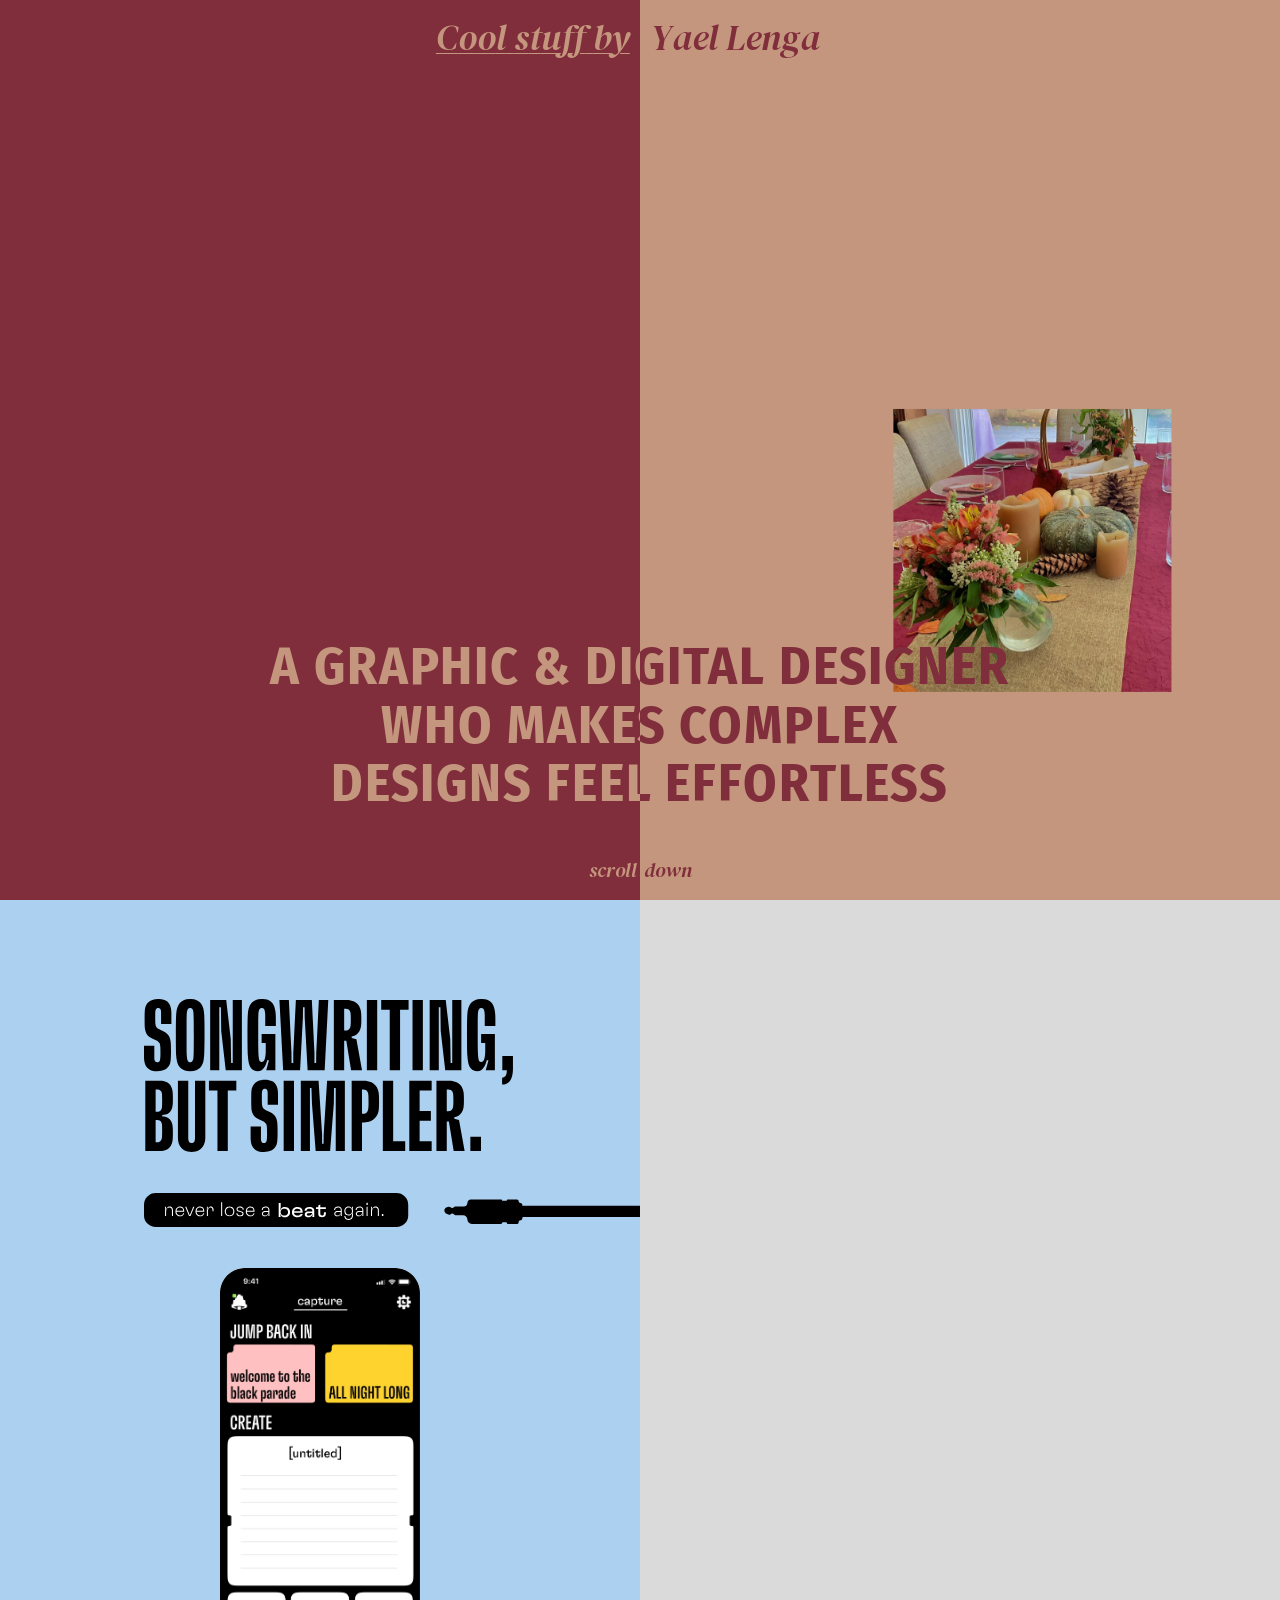
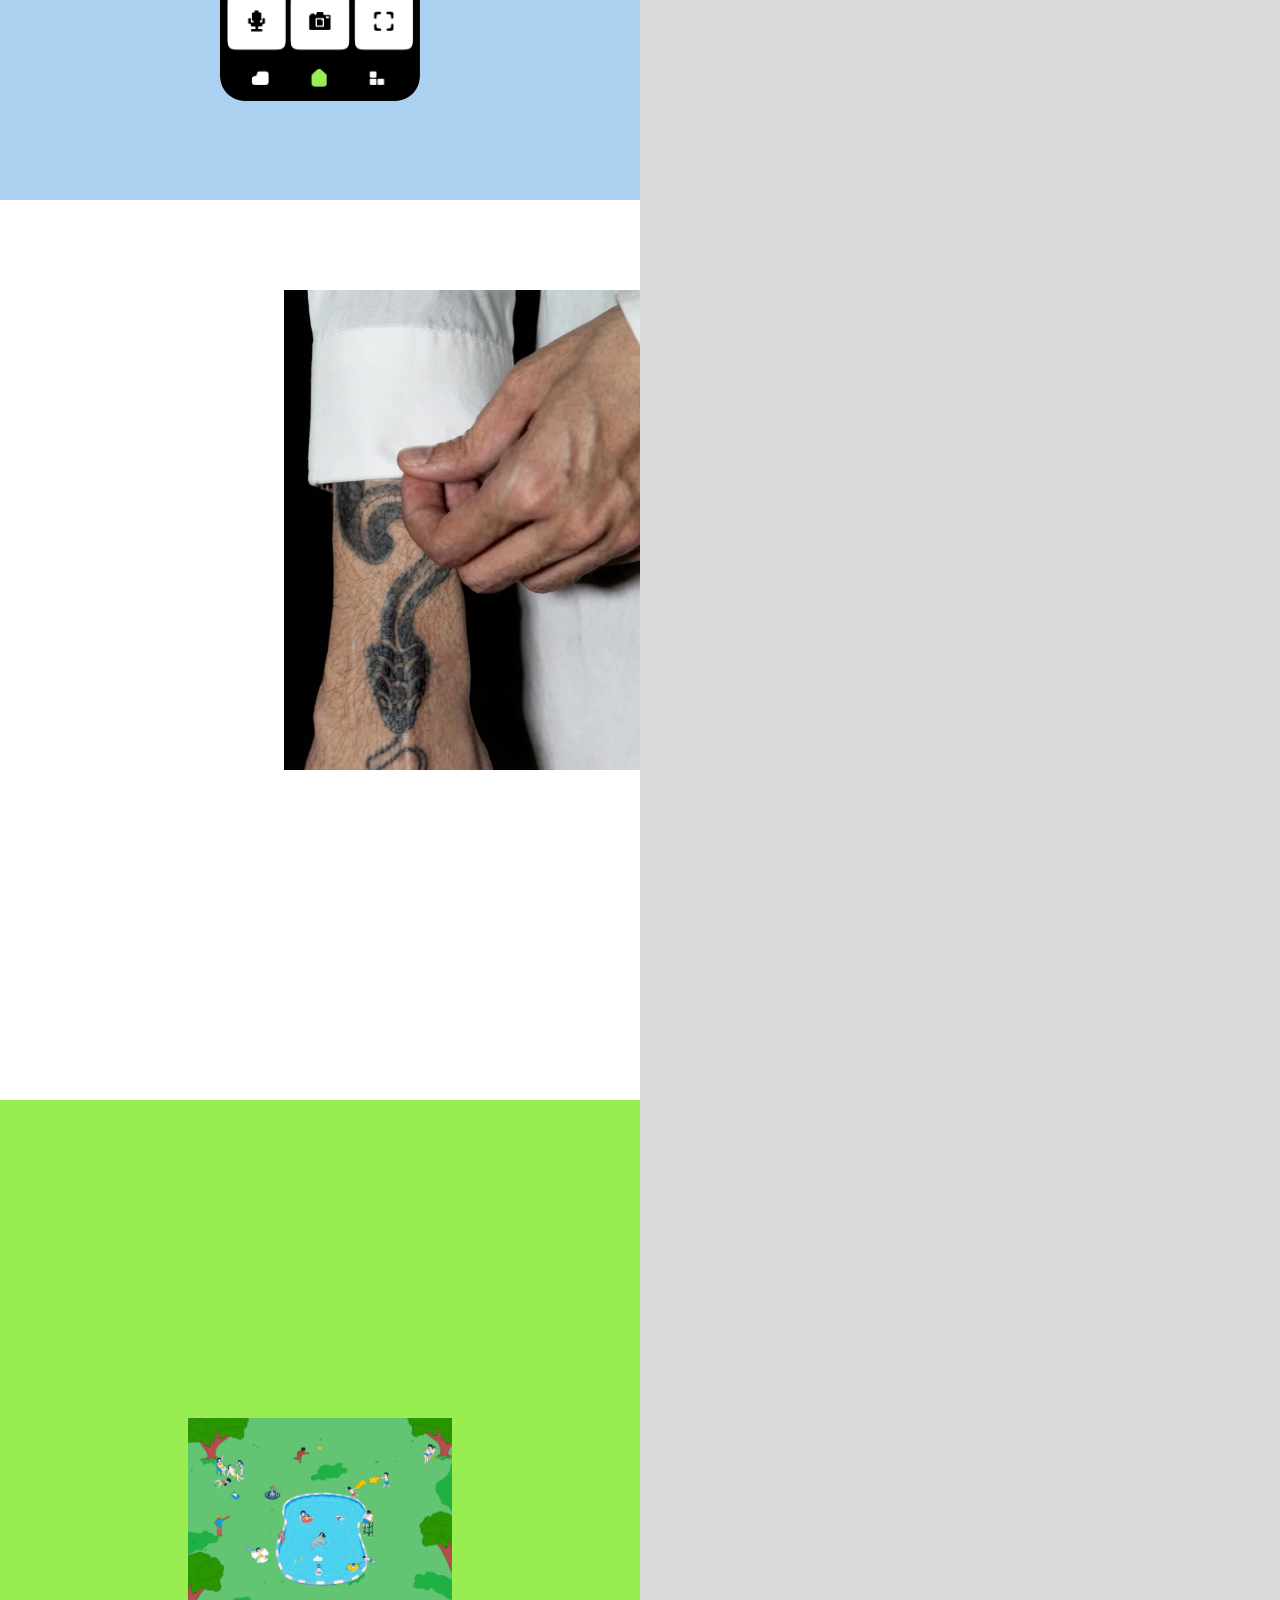
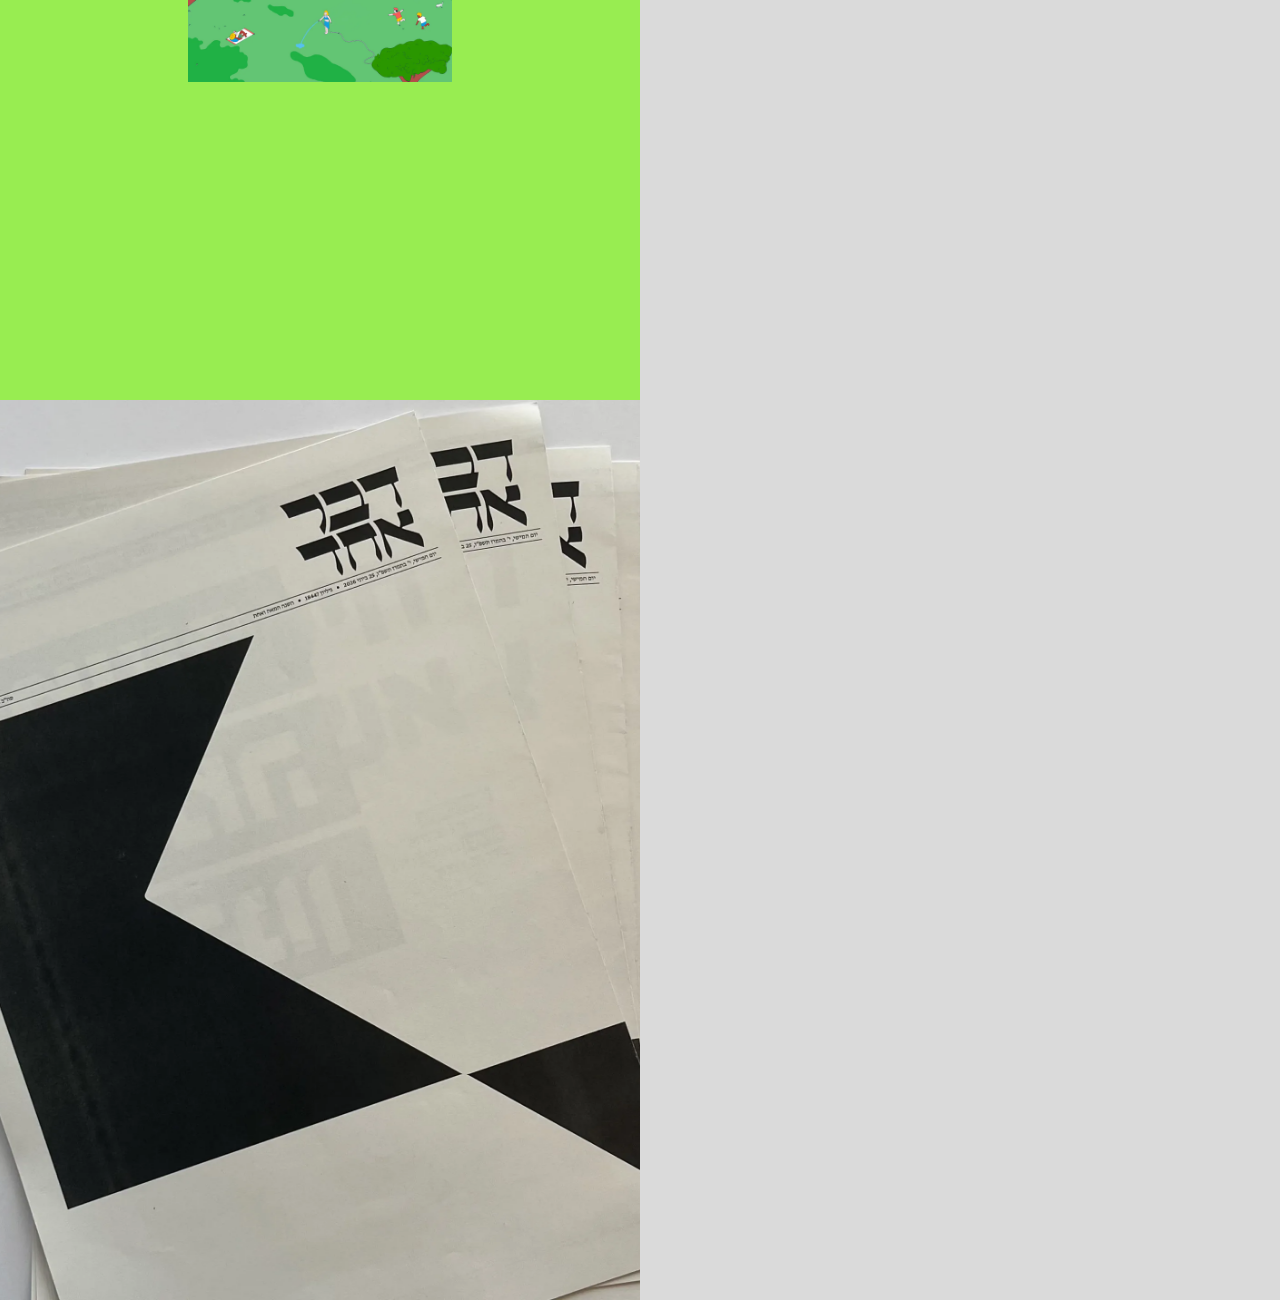
<file: index.html>
<!DOCTYPE html>
<html lang="en">
<head>
  <meta charset="UTF-8">
  <meta name="viewport" content="width=device-width, initial-scale=1">
  <title>Yael Lenga</title>
  <!-- The site's icon (in the browser tab, and on a phone's home screen): Yael as a girl (Figma: node 514:5066, cropped square) -->
  <link rel="icon" type="image/png" href="images/favicon.png">
  <link rel="apple-touch-icon" href="images/apple-touch-icon.png">

  <!-- Fonts from Google Fonts: DM Serif Display italic (the handwriting-style texts), Carlito (project labels)
       and Fira Sans Condensed Bold (the big text on the first screen) -->
  <link rel="preconnect" href="https://fonts.googleapis.com">
  <link rel="preconnect" href="https://fonts.gstatic.com" crossorigin>
  <link href="https://fonts.googleapis.com/css2?family=Carlito:wght@400;700&family=DM+Serif+Display:ital@1&family=Fira+Sans+Condensed:wght@700&display=swap" rel="stylesheet">

  <link rel="stylesheet" href="styles.css">
</head>
<body>
  <!-- Loader: covers the page while it loads (page-loader.js) -->
  <div class="page-loader" aria-hidden="true">
    <span class="page-loader-number">0%</span>
    <img class="page-loader-picture" src="images/cursor-about.webp" width="195" height="303" alt="">
  </div>
  <script src="page-loader.js"></script>
  <h1 class="visually-hidden">Cool stuff by Yael Lenga</h1>

  <!-- Two columns of 5 screens each. When you scroll, the left one moves up and the right one moves down.
       The two halves of each project meet in the middle along the way. -->
  <main class="split" data-hero-picture="1">

    <!-- LEFT COLUMN (starts at Screen 1, moves up) -->
    <div class="split-column split-left">

      <!-- Screen 1 · Cool stuff by (the big text across both halves at the bottom).
           Over it and over the right half next to it, a project picture floats around and bounces off the edges;
           at each edge it changes to the next picture, and the screen to that picture's colors (bouncing-picture.js). -->
      <section class="screen screen-hero">
        <!-- The floating picture (bouncing-picture.js puts it here): first, so it is under the text -->
        <div class="bouncing-picture-layer" aria-hidden="true"></div>
        <p class="placed handwriting cool-stuff">
          <a class="handwriting-link" href="index.html" data-hover-text="Selected work">Cool stuff by</a>
        </p>

        <!-- The big text. It runs across both halves of the screen:
             this is its left part; the right part is in the right column's Screen 4, at the same spot.
             Each screen hides what reaches past its edge. -->
        <p class="placed pin-bottom home-intro home-intro-left">A graphic &amp; digital designer<br>who makes complex<br>designs feel effortless</p>

        <!-- "scroll down" at the bottom, across the middle: "scroll" here, "down" in the right half.
             It and the big text are both pinned to the bottom, so the space between them stays the same. -->
        <p class="placed pin-bottom handwriting scroll-down scroll-down-left">scroll</p>
      </section>

      <!-- Screen 2 · trac. (headline and the app on a phone) — opens the trac. page -->
      <a class="screen screen-link screen-blue has-project-cursor" href="trac.html" data-cursor="trac">
        <!-- The headline, and under it the "never lose a beat again" tag with the cable -->
        <img class="left-trac-title" src="images/home-trac-title.svg" width="486" height="201" alt="Songwriting, but simpler.">
        <img class="left-trac-tag" src="images/home-trac-tag.svg" width="588" height="41" alt="Never lose a beat again.">
        <div class="left-trac-phone">
          <img class="whole-image" src="images/home-trac-phone.webp" width="899" height="1948" alt="The trac. app home screen on a phone">
        </div>
      </a>

      <!-- Screen 3 · Hamotzi (left half of the picture) — opens the Hamotzi page -->
      <a class="screen screen-link screen-white has-project-cursor" href="hamotzi.html" data-cursor="hamotzi">
        <div class="placed box crop center-y left-hamotzi">
          <img src="images/home-hamotzi.webp" width="1376" height="768" alt="Hamotzi — a hand rolling up the sleeve of a white shirt over a snake tattoo">
        </div>
      </a>

      <!-- Screen 4 · Lets Talk About It (an illustration of a pool in a park, in the middle of the green) — opens the Lets Talk page -->
      <a class="screen screen-link screen-green has-project-cursor" href="lets-talk.html" data-cursor="lets-talk">
        <img class="placed box center-y left-lets-talk" src="images/home-lets-talk-pool.webp" width="1184" height="1184" alt="Lets Talk About It — an illustration of people around a pool in a park">
      </a>

      <!-- Screen 5 · Davar Echad (a photo of the newspapers) — opens the Davar Echad page -->
      <a class="screen screen-link screen-white has-project-cursor" href="davar-echad.html" data-cursor="davar">
        <img class="screen-photo" src="images/home-davar-papers.webp" width="1440" height="1984" alt="Davar Echad — printed issues of the newspaper, fanned out">
      </a>
    </div>

    <!-- RIGHT COLUMN (starts at Screen 5, moves down) -->
    <div class="split-column split-right">

      <!-- Screen 0 · Davar Echad (colored speech bubbles) — opens the Davar Echad page -->
      <a class="screen screen-link screen-white has-project-cursor" href="davar-echad.html" data-cursor="davar">
        <img class="screen-photo" src="images/home-davar-bubbles.svg" width="690" height="978" alt="">
        <p class="placed pin-bottom project-label label-davar">Davar Echad<br>branding</p>
        <p class="placed pin-bottom project-year year-davar">2026</p>
      </a>

      <!-- Screen 1 · Lets Talk About It (a tree from the illustration, and the label) — opens the Lets Talk page -->
      <a class="screen screen-link screen-green has-project-cursor" href="lets-talk.html" data-cursor="lets-talk">
        <div class="placed box right-lets-talk">
          <img class="whole-image" src="images/home-lets-talk-tree.webp" width="1263" height="2400" alt="Lets Talk About It — illustration of a big tree">
        </div>
        <p class="placed pin-bottom project-label label-lets-talk">lets talk about it<br>web&amp;app design<br>illustration</p>
        <p class="placed pin-bottom project-year year-lets-talk">2026</p>
      </a>

      <!-- Screen 2 · Hamotzi (right half of the picture and label) — opens the Hamotzi page -->
      <a class="screen screen-link screen-white has-project-cursor" href="hamotzi.html" data-cursor="hamotzi">
        <div class="placed box crop center-y right-hamotzi">
          <img src="images/home-hamotzi.webp" width="1376" height="768" alt="">
        </div>
        <p class="placed pin-bottom project-label label-hamotzi">Hamotzi<br>video art<br>art direction&amp;filming</p>
        <p class="placed pin-bottom project-year year-hamotzi">2024</p>
      </a>

      <!-- Screen 3 · trac. (photo and label) — opens the trac. page -->
      <a class="screen screen-link has-project-cursor" href="trac.html" data-cursor="trac">
        <img class="screen-photo right-trac-photo" src="images/home-trac-photo.webp" width="1077" height="1450" alt="A musician playing guitar in a home studio">
        <p class="placed pin-bottom project-label label-trac">trac.<br>ux\ui<br>app design</p>
        <p class="placed pin-bottom project-year year-trac">2025</p>
      </a>

      <!-- Screen 4 · Yael Lenga (what you see first) -->
      <section class="screen screen-hero">
        <!-- The floating picture: its right half (under the text and the button) -->
        <div class="bouncing-picture-layer" aria-hidden="true"></div>

        <!-- The right part of the big text (the same words; screen readers read it once, on the left) -->
        <p class="placed pin-bottom home-intro home-intro-right" aria-hidden="true">A graphic &amp; digital designer<br>who makes complex<br>designs feel effortless</p>

        <p class="placed pin-bottom handwriting scroll-down scroll-down-right" aria-hidden="true">down</p>

        <p class="placed handwriting home-name">
          <a class="handwriting-link" href="about.html" data-hover-text="more about me">Yael Lenga</a>
        </p>
      </section>
    </div>

  </main>

  <!-- PHONE (screen held upright): one page instead of the two columns (Figma: "iPhone 16 - 5").
       The texts at the top, then a square for each project, two by two, and a yellow strip for the about page.
       Tapping a project: its two halves from the computer version come in, from above and from below,
       sweep the page in front of them into the middle and meet there; then its page opens (phone-home.js). -->
  <main class="phone-home">
    <p class="placed phone-handwriting phone-cool-stuff"><a href="index.html">Cool stuff by</a></p>
    <p class="placed phone-handwriting phone-my-name"><a href="about.html">Yael Lenga</a></p>

    <p class="placed phone-intro">A graphic &amp; digital designer who makes complex designs feel effortless</p>

    <!-- The projects: each square opens its page -->
    <a class="placed box phone-tile phone-tile-lets-talk" href="lets-talk.html">
      <img class="phone-tile-picture phone-picture-lets-talk" src="images/phone-tile-lets-talk.svg" width="94" height="94" alt="">
      <span class="phone-tile-label">lets talk about it</span>
    </a>
    <a class="placed box phone-tile phone-tile-hamotzi" href="hamotzi.html">
      <img class="phone-tile-picture phone-picture-hamotzi" src="images/phone-tile-hamotzi.webp" width="628" height="179" alt="">
      <span class="phone-tile-label">hamotzi</span>
    </a>
    <a class="placed box phone-tile phone-tile-davar" href="davar-echad.html">
      <img class="phone-tile-picture phone-picture-davar" src="images/phone-tile-davar.svg" width="139" height="137" alt="">
      <span class="phone-tile-label">davar echad</span>
    </a>
    <a class="placed box phone-tile phone-tile-trac" href="trac.html">
      <img class="phone-tile-picture phone-picture-trac" src="images/phone-tile-trac.svg" width="67" height="100" alt="">
      <span class="phone-tile-label">trac</span>
    </a>

    <!-- The about page: a yellow strip with a drawing of a cup of coffee -->
    <a class="placed box phone-about" href="about.html">
      <img class="phone-about-icon" src="images/phone-tile-about-coffee.svg" width="438" height="550" alt="">
      <span class="phone-tile-label">more about me</span>
    </a>
  </main>

  <!-- The special mouse shown over a project screen (see custom-cursor.js) -->
  <img class="project-cursor" src="images/cursor-trac.svg" width="33" height="50" alt="" aria-hidden="true">

  <script src="letter-roll.js"></script>
  <script src="split-scroll.js"></script>
  <script src="scroll-hint.js"></script>
  <script src="custom-cursor.js"></script>
  <script src="bouncing-picture.js"></script>
  <script src="phone-home.js"></script>
</body>
</html>
</file>
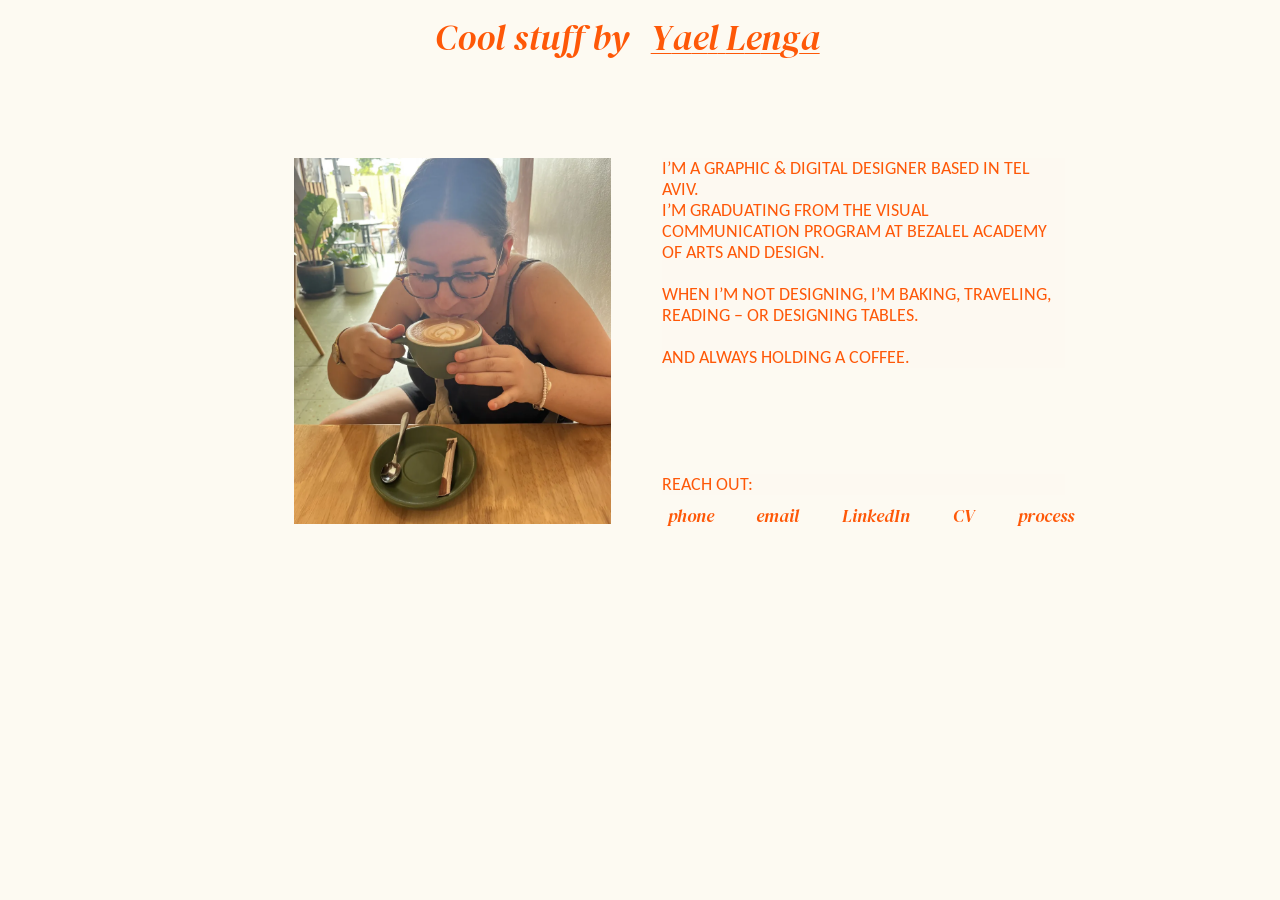
<file: about.html>
<!DOCTYPE html>
<html lang="en">
<head>
  <meta charset="UTF-8">
  <meta name="viewport" content="width=device-width, initial-scale=1">
  <title>About — Yael Lenga</title>
  <!-- The site's icon (in the browser tab, and on a phone's home screen): Yael as a girl (Figma: node 514:5066, cropped square) -->
  <link rel="icon" type="image/png" href="images/favicon.png">
  <link rel="apple-touch-icon" href="images/apple-touch-icon.png">

  <!-- Fonts from Google Fonts: DM Serif Display italic (the handwriting-style texts) and Carlito (text) -->
  <link rel="preconnect" href="https://fonts.googleapis.com">
  <link rel="preconnect" href="https://fonts.gstatic.com" crossorigin>
  <link href="https://fonts.googleapis.com/css2?family=Carlito:wght@400;700&family=DM+Serif+Display:ital@1&display=swap" rel="stylesheet">

  <link rel="stylesheet" href="styles.css">
</head>
<body>
  <!-- Loader: covers the page while it loads (page-loader.js) -->
  <div class="page-loader" aria-hidden="true">
    <span class="page-loader-number">0%</span>
    <img class="page-loader-picture" src="images/cursor-about.webp" width="195" height="303" alt="">
  </div>
  <script src="page-loader.js"></script>

  <!-- About page: one screen that stays in place -->
  <main class="about-page stamp-area has-project-cursor mouse-trail-area" data-cursor="about" data-trail="about">

    <!-- Photos of me: one at a time in a rectangle. Every 3 seconds the next one
         comes up from below and pushes the one before it out at the top (about-photos.js) -->
    <div class="placed box about-photos" role="img" aria-label="Photos of Yael Lenga">
      <div class="about-photos-track">
        <img class="about-photo" src="images/about-photo-1.webp" width="924" height="1230" alt="">
        <img class="about-photo" src="images/about-photo-2.webp" width="924" height="1233" alt="">
        <img class="about-photo" src="images/about-photo-3.webp" width="924" height="1233" alt="">
        <img class="about-photo" src="images/about-photo-4.webp" width="924" height="1233" alt="">
        <img class="about-photo" src="images/about-photo-5.webp" width="924" height="1233" alt="">
        <img class="about-photo" src="images/about-photo-6.webp" width="924" height="1233" alt="">
      </div>
    </div>

    <!-- A tail of the mouse picture behind the mouse (mouse-trail.js, data-trail="about"):
         after the photos, so it goes over them, and before the text, so it is under the text;
         the stamps from clicks show above it -->
    <div class="mouse-trail" aria-hidden="true"></div>

    <!-- "Cool stuff by Yael Lenga" at the top: "Cool stuff by" goes back to the home page -->
    <p class="placed about-handwriting about-cool-stuff">
      <a class="handwriting-link" href="index.html" data-hover-text="Selected work">Cool stuff by</a>
    </p>
    <h1 class="placed about-handwriting about-name about-my-name">
      <a class="handwriting-link" href="about.html" aria-current="page" data-hover-text="more about me">Yael Lenga</a>
    </h1>



    <!-- About me -->
    <div class="placed about-info">
      <p>I’m a graphic &amp; digital designer based in Tel Aviv.<br>I’m graduating from the Visual Communication program at Bezalel Academy of Arts and Design.</p>
      <p>When I’m not designing, I’m baking, traveling, reading – or designing tables.</p>
      <p>And always holding a coffee.</p>
    </div>

    <p class="placed about-info about-reach-out">reach out:</p>

    <!-- phone, email, LinkedIn, CV, process: under the text, spread across its width. They work the same as on the project pages (styles.css, .top-link-swap;
         clicking the phone number or the email address copies it: copy-on-click.js) -->
    <nav class="placed top-links about-links" aria-label="Contact">
      <a class="top-link top-link-swap top-link-phone" href="tel:+972546138340" data-copied-text="number copied">
        <span class="top-link-label">phone</span>
        <span class="top-link-reveal" aria-live="polite">+972546138340</span>
      </a>
      <a class="top-link top-link-swap top-link-email" href="mailto:yael.lenga@gmail.com" data-copied-text="email copied">
        <span class="top-link-label">email</span>
        <span class="top-link-reveal" aria-live="polite">yael.lenga@gmail.com</span>
      </a>
      <a class="top-link top-link-swap top-link-linkedin" href="https://www.linkedin.com/in/yael-lenga-37ba863b9/" target="_blank" rel="noopener">
        <span class="top-link-label">LinkedIn</span>
        <span class="top-link-reveal">Yael Lenga</span>
      </a>
      <a class="top-link top-link-cv" href="CV%20Yael%20Lenga-%20portfolio.pdf" target="_blank" rel="noopener">CV</a>
      <!-- process: how this site was made, week by week -->
      <a class="top-link top-link-cv top-link-process" href="process-suggestion.html">process</a>
    </nav>
  </main>

  <!-- PHONE (screen held upright): from the Figma frame "about" (393 wide). The computer version above is
       hidden on the phone, and this is hidden on the computer. Tapping anywhere leaves a stamp (about-stamps.js). -->
  <main class="phone-about-page stamp-area" data-figma-width="393">
    <p class="placed phone-about-handwriting phone-about-back"><a href="index.html">Back to the<br>cool stuff</a></p>
    <h1 class="placed phone-about-handwriting phone-about-name"><a href="about.html" aria-current="page">Yael Lenga</a></h1>

    <div class="placed phone-about-text">
      <p>I’m a graphic &amp; digital designer based in Tel Aviv.<br>I’m graduating from the Visual Communication program at Bezalel Academy of Arts and Design.</p>
      <p>When I’m not designing, I’m baking, traveling, reading – or designing tables.</p>
      <p>And always holding a coffee.</p>
    </div>

    <!-- Photos of me in a row that slowly moves to the right, without end:
         the six photos three times over, and when the row has moved by one set of six, it starts again
         from where it began, which looks the same (styles.css, .phone-about-carousel) -->
    <div class="phone-about-carousel" role="img" aria-label="Photos of Yael Lenga">
      <div class="phone-about-carousel-track">
        <img class="phone-about-carousel-photo" src="images/about-photo-1.webp" width="924" height="1230" alt="" aria-hidden="true">
        <img class="phone-about-carousel-photo" src="images/about-photo-2.webp" width="924" height="1233" alt="" aria-hidden="true">
        <img class="phone-about-carousel-photo" src="images/about-photo-3.webp" width="924" height="1233" alt="" aria-hidden="true">
        <img class="phone-about-carousel-photo" src="images/about-photo-4.webp" width="924" height="1233" alt="" aria-hidden="true">
        <img class="phone-about-carousel-photo" src="images/about-photo-5.webp" width="924" height="1233" alt="" aria-hidden="true">
        <img class="phone-about-carousel-photo" src="images/about-photo-6.webp" width="924" height="1233" alt="" aria-hidden="true">
        <img class="phone-about-carousel-photo" src="images/about-photo-1.webp" width="924" height="1230" alt="">
        <img class="phone-about-carousel-photo" src="images/about-photo-2.webp" width="924" height="1233" alt="">
        <img class="phone-about-carousel-photo" src="images/about-photo-3.webp" width="924" height="1233" alt="">
        <img class="phone-about-carousel-photo" src="images/about-photo-4.webp" width="924" height="1233" alt="">
        <img class="phone-about-carousel-photo" src="images/about-photo-5.webp" width="924" height="1233" alt="">
        <img class="phone-about-carousel-photo" src="images/about-photo-6.webp" width="924" height="1233" alt="">
        <img class="phone-about-carousel-photo" src="images/about-photo-1.webp" width="924" height="1230" alt="" aria-hidden="true">
        <img class="phone-about-carousel-photo" src="images/about-photo-2.webp" width="924" height="1233" alt="" aria-hidden="true">
        <img class="phone-about-carousel-photo" src="images/about-photo-3.webp" width="924" height="1233" alt="" aria-hidden="true">
        <img class="phone-about-carousel-photo" src="images/about-photo-4.webp" width="924" height="1233" alt="" aria-hidden="true">
        <img class="phone-about-carousel-photo" src="images/about-photo-5.webp" width="924" height="1233" alt="" aria-hidden="true">
        <img class="phone-about-carousel-photo" src="images/about-photo-6.webp" width="924" height="1233" alt="" aria-hidden="true">
      </div>
    </div>

    <!-- How to reach me: the word on the left, and what it stands for on the right (each one a link).
         Like everything under the two links at the top, 5 lower than in Figma -->
    <p class="placed phone-about-reach-out">reach out:</p>
    <p class="placed phone-about-label" style="--y: 604">phone</p>
    <p class="placed phone-about-label" style="--y: 650">email</p>
    <p class="placed phone-about-label" style="--y: 696">LinkedIn</p>
    <p class="placed phone-about-label" style="--y: 742">CV</p>
    <p class="placed phone-about-label" style="--y: 788">process</p>
    <a class="placed phone-about-contact" style="--y: 599" href="tel:+972546138340">+972546138340</a>
    <a class="placed phone-about-contact" style="--y: 643" href="mailto:yael.lenga@gmail.com">yael.lenga@gmail.com</a>
    <a class="placed phone-about-contact" style="--y: 689" href="https://www.linkedin.com/in/yael-lenga-37ba863b9/" target="_blank" rel="noopener">Yael Lenga</a>
    <a class="placed phone-about-contact" style="--y: 735" href="CV%20Yael%20Lenga-%20portfolio.pdf" target="_blank" rel="noopener">See Here</a>
    <a class="placed phone-about-contact" style="--y: 781" href="process-suggestion.html">See Here</a>
  </main>

  <!-- The special mouse on this page (see custom-cursor.js) -->
  <img class="project-cursor" src="images/cursor-about.webp" width="195" height="303" alt="" aria-hidden="true">

  <script src="letter-roll.js"></script>
  <script src="custom-cursor.js"></script>
  <script src="about-stamps.js"></script>
  <script src="mouse-trail.js"></script>
  <script src="about-photos.js"></script>
  <script src="copy-on-click.js"></script>
</body>
</html>
</file>
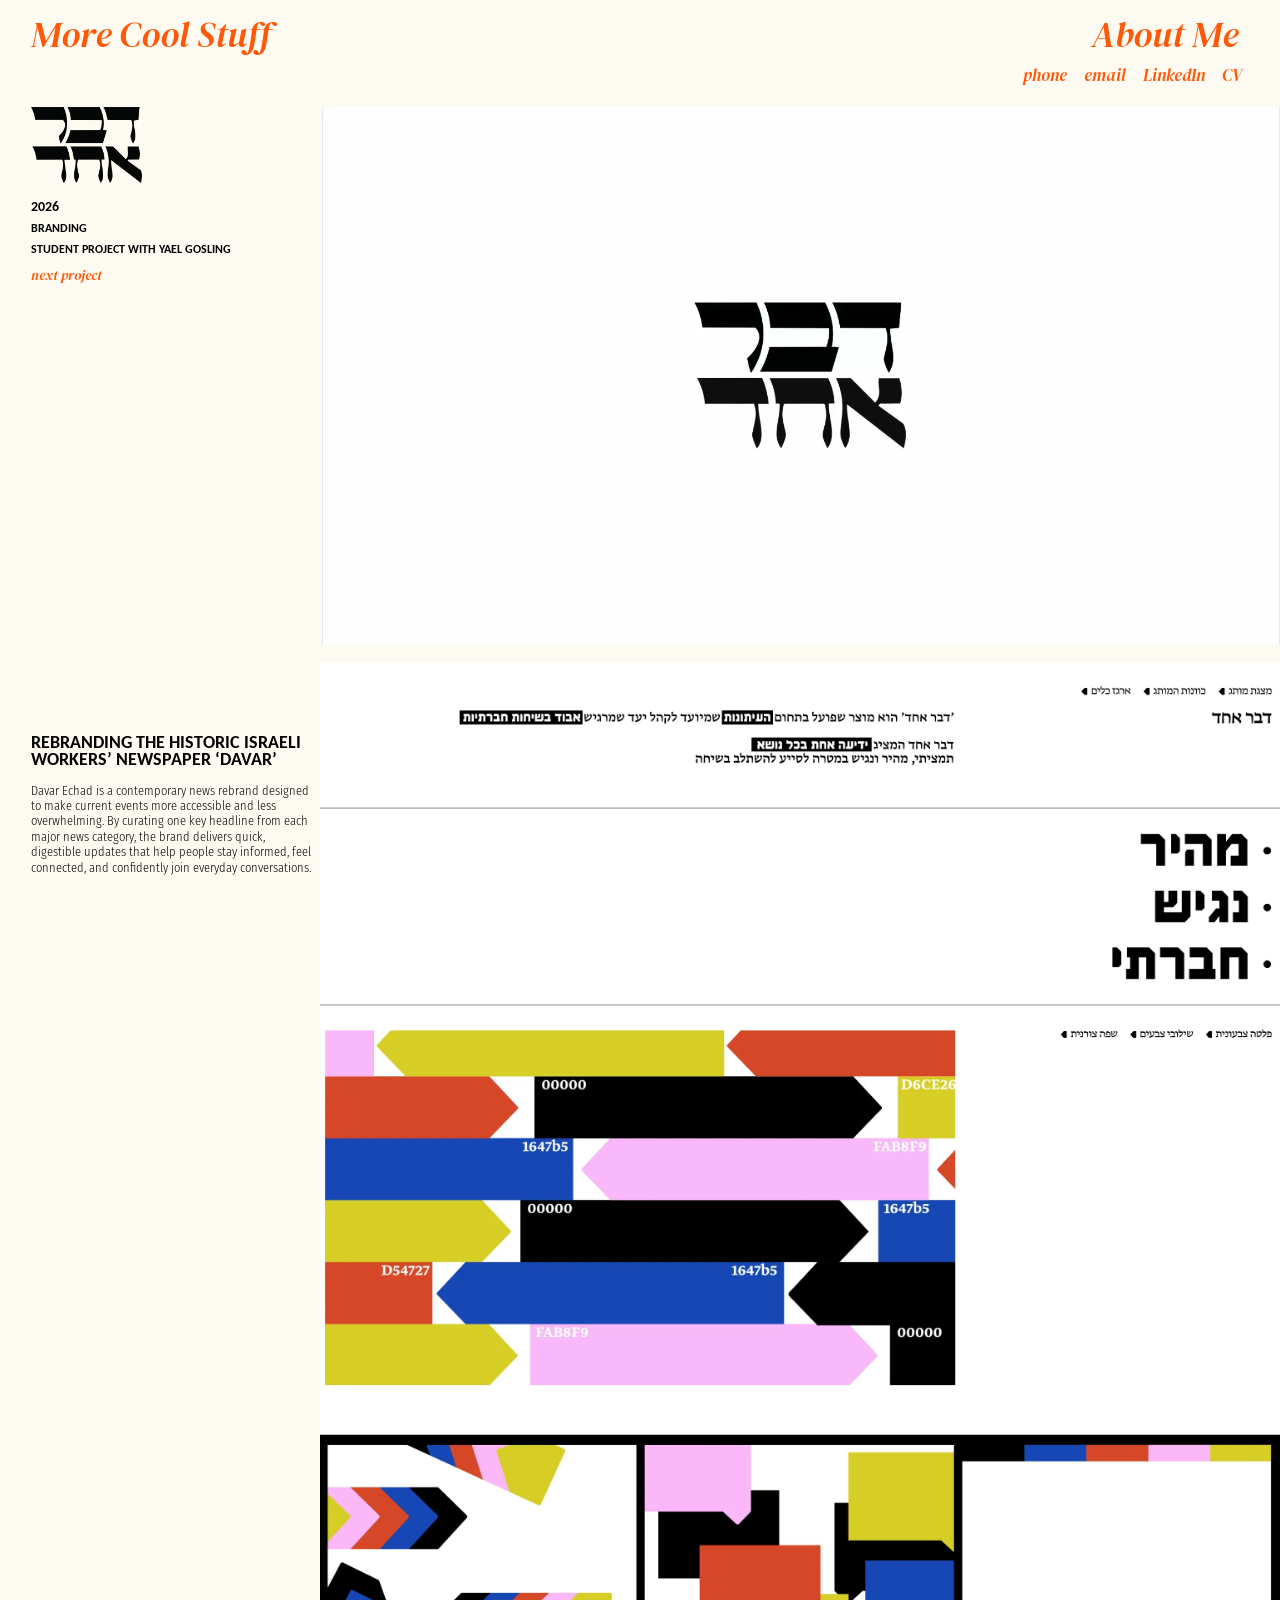
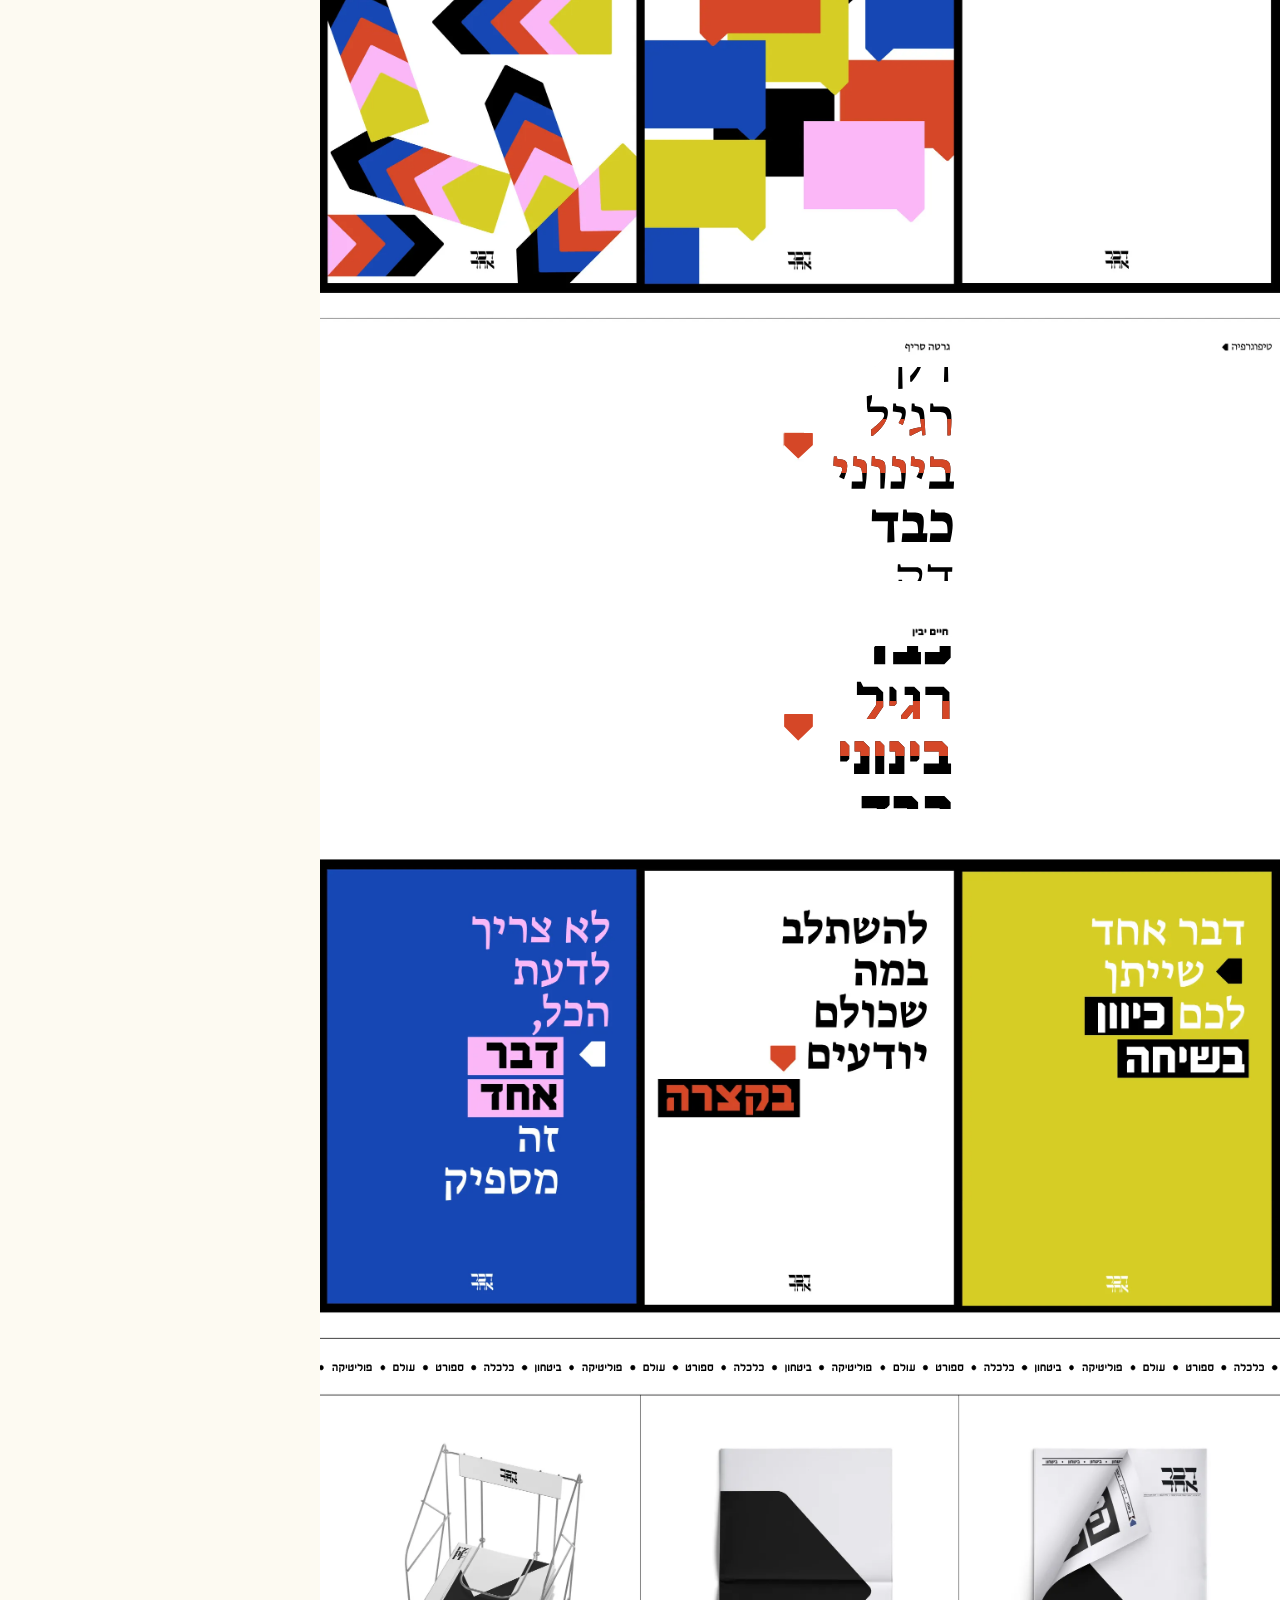
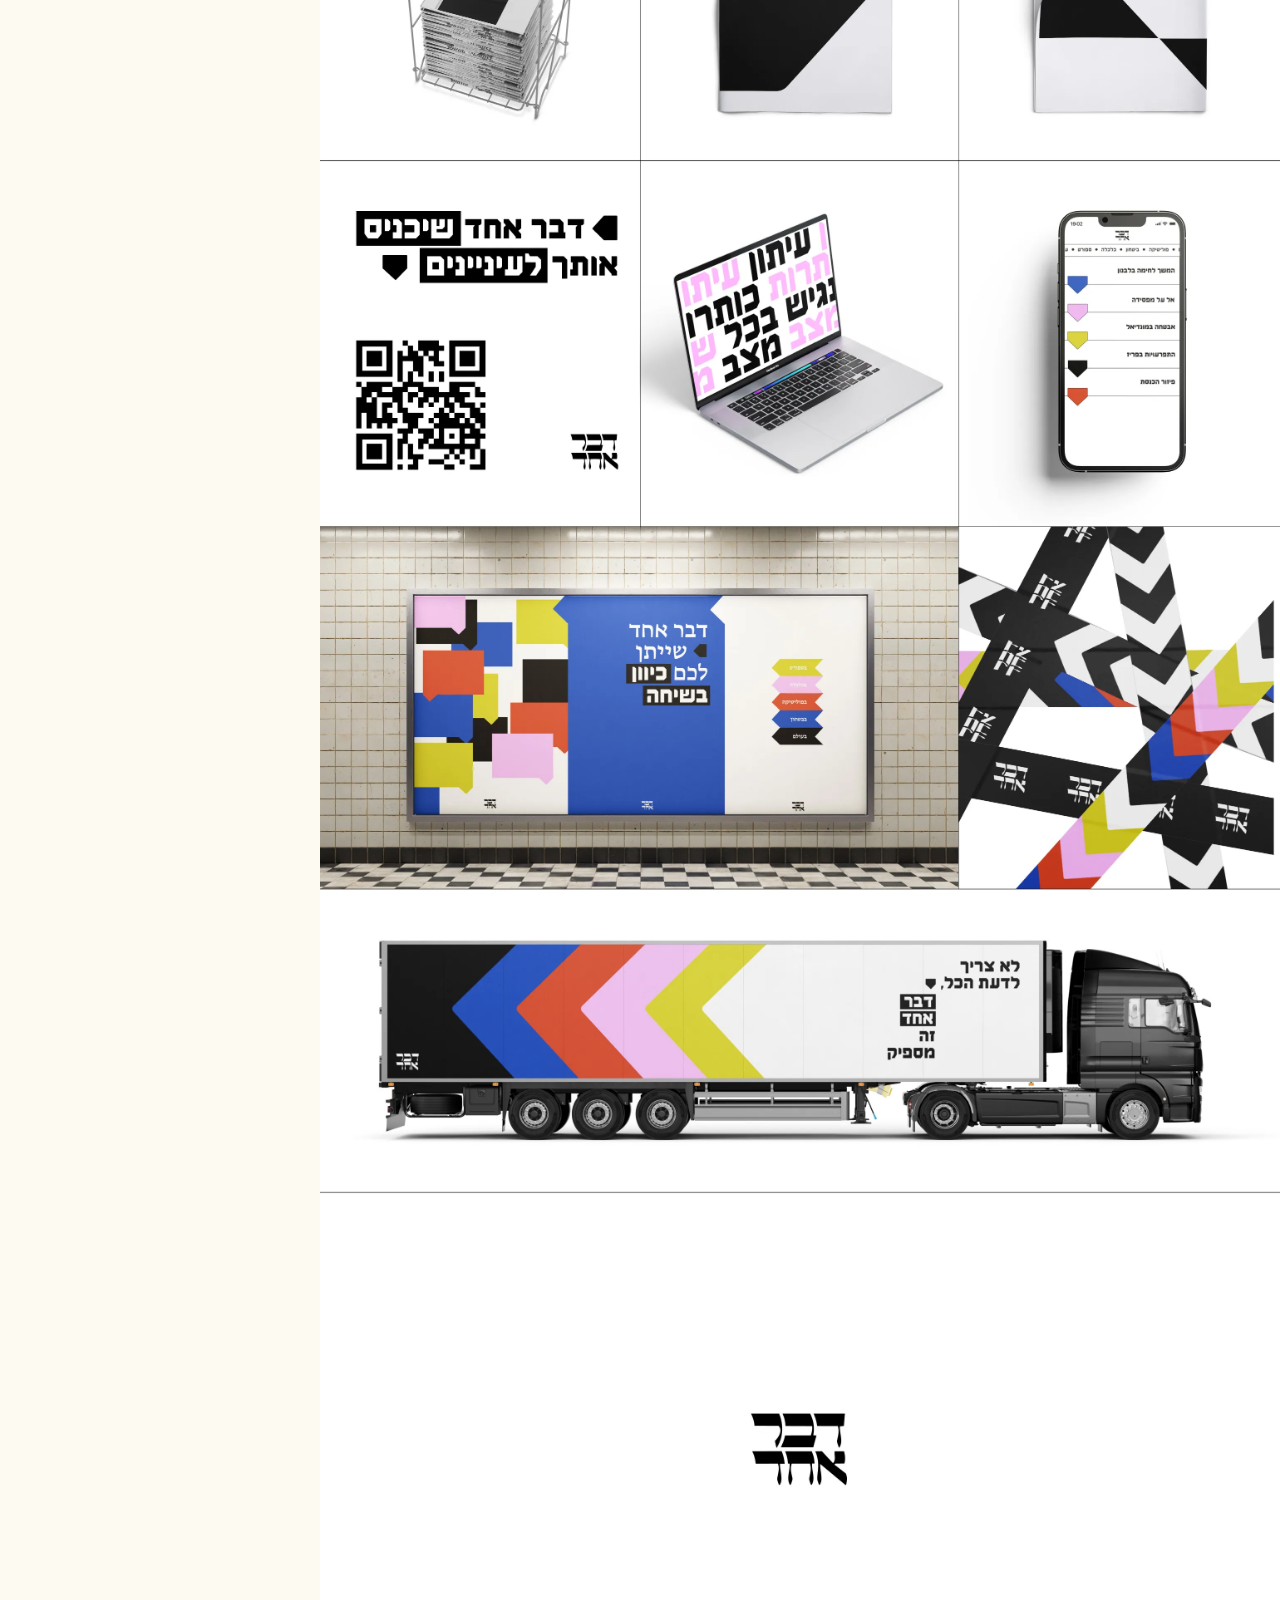
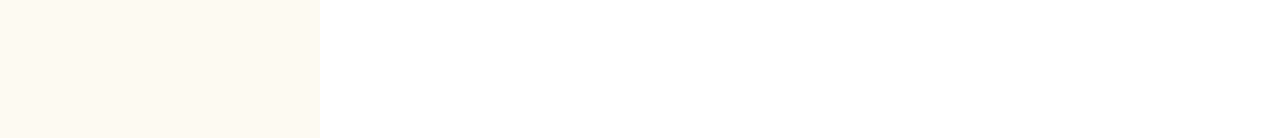
<file: davar-echad.html>
<!DOCTYPE html>
<html lang="en">
<head>
  <meta charset="UTF-8">
  <meta name="viewport" content="width=device-width, initial-scale=1">
  <title>Davar Echad — Yael Lenga</title>
  <!-- The site's icon (in the browser tab, and on a phone's home screen): Yael as a girl (Figma: node 514:5066, cropped square) -->
  <link rel="icon" type="image/png" href="images/favicon.png">
  <link rel="apple-touch-icon" href="images/apple-touch-icon.png">

  <!-- Fonts from Google Fonts: DM Serif Display italic (the handwriting-style texts), Carlito (text) and Fira Sans Condensed Light (the running text in the side column) -->
  <link rel="preconnect" href="https://fonts.googleapis.com">
  <link rel="preconnect" href="https://fonts.gstatic.com" crossorigin>
  <link href="https://fonts.googleapis.com/css2?family=Carlito:wght@400;700&family=DM+Serif+Display:ital@1&family=Fira+Sans+Condensed:wght@300&display=swap" rel="stylesheet">

  <link rel="stylesheet" href="styles.css">
</head>
<body class="project-page davar-page">
  <!-- Loader: covers the page while it loads (page-loader.js) -->
  <div class="page-loader" aria-hidden="true">
    <span class="page-loader-number">0%</span>
    <img class="page-loader-picture" src="images/cursor-about.webp" width="195" height="303" alt="">
  </div>
  <script src="page-loader.js"></script>

  <!-- TOP AREA: stays at the top of the window while the page scrolls (the same on every project page) -->
  <header class="project-top">
    <p class="placed project-handwriting top-more-stuff">
      <a class="handwriting-link" href="index.html">More Cool Stuff</a>
    </p>
    <p class="placed project-handwriting top-my-name">
      <a class="handwriting-link" href="about.html" data-hover-text="Yael Lenga">About Me</a>
    </p>

    <!-- phone, email, LinkedIn, Cv: on hover each one opens up to show what it stands for
         (styles.css, .top-link-swap), and the ones to its left move over to make room.
         Cv grows a little on hover and opens the CV; LinkedIn opens the LinkedIn page (both in a new tab);
         clicking the phone number or the email address copies it (copy-on-click.js). -->
    <nav class="placed top-links" aria-label="Contact">
      <a class="top-link top-link-swap top-link-phone" href="tel:+972546138340" data-copied-text="number copied">
        <span class="top-link-label">phone</span>
        <span class="top-link-reveal" aria-live="polite">+972546138340</span>
      </a>
      <a class="top-link top-link-swap top-link-email" href="mailto:yael.lenga@gmail.com" data-copied-text="email copied">
        <span class="top-link-label">email</span>
        <span class="top-link-reveal" aria-live="polite">yael.lenga@gmail.com</span>
      </a>
      <a class="top-link top-link-swap top-link-linkedin" href="https://www.linkedin.com/in/yael-lenga-37ba863b9/" target="_blank" rel="noopener">
        <span class="top-link-label">LinkedIn</span>
        <span class="top-link-reveal">Yael Lenga</span>
      </a>
      <a class="top-link top-link-cv" href="CV%20Yael%20Lenga-%20portfolio.pdf" target="_blank" rel="noopener">CV</a>
    </nav>
  </header>

  <!-- SIDE COLUMN (left): stays in place while the page scrolls.
       At the top: the logo, the details and "next project" (to the next project in the list: back to the first, trac.).
       At the bottom of the window: the title and the text. -->
  <aside class="project-side">
    <!-- The logo: "דבר אחד" (Davar Echad) -->
    <h1 class="side-logo">
      <img class="whole-image" src="images/davar-logo.webp" width="800" height="552" alt="דבר אחד — Davar Echad" lang="he">
    </h1>

    <div class="side-details">
      <p class="side-year">2026</p>
      <p class="side-detail">branding</p>
      <p class="side-detail">student project with Yael Gosling</p>
      <a class="side-link handwriting-link" href="trac.html">next project</a>
    </div>

    <div class="side-about">
      <h2 class="side-title">Rebranding the historic Israeli workers’ newspaper ‘Davar’</h2>
      <p class="side-text">Davar Echad is a contemporary news rebrand designed to make current events more accessible and less overwhelming. By curating one key headline from each major news category, the brand delivers quick, digestible updates that help people stay informed, feel connected, and confidently join everyday conversations.</p>
    </div>
  </aside>

  <!-- MEDIA (right): the brand video (plays on a loop when it comes into view), and under it the brand book -->
  <main class="project-media">
    <div class="placed box davar-video-spot">
      <video class="project-video" src="images/davar-brand-video.mp4" poster="images/davar-brand-video-poster.webp"
             muted loop playsinline preload="metadata" data-play-when-seen
             aria-label="The Davar Echad brand video"></video>
    </div>

    <!-- The brand book, as a long picture in six parts (its fonts are not on the web) -->
    <div class="placed davar-book">
      <img src="images/davar-book-1.webp" width="2310" height="1715" alt="Brand book: the idea — one news item from each subject, quick and accessible; the values (quick, accessible, social) and the color palette">
      <img src="images/davar-book-2.webp" width="2310" height="1715" alt="Brand book: the shape language of speech bubbles and arrows, and posters made of them" loading="lazy">
      <img src="images/davar-book-3.webp" width="2310" height="1715" alt="Brand book: the typography, and posters with the brand's slogans in Hebrew" loading="lazy">
      <img src="images/davar-book-4.webp" width="2310" height="1715" alt="Brand book: the newspaper, a newspaper stand, a laptop and a phone with the brand" loading="lazy">
      <img src="images/davar-book-5.webp" width="2310" height="1715" alt="Brand book: a billboard in the subway, printed tape with the brand's pattern, and a truck with the brand" loading="lazy">
      <img src="images/davar-book-6.webp" width="2310" height="1712" alt="Brand book: a truck in the brand's colors, and the logo at the end" loading="lazy">

      <!-- The brand book's animations, over the picture (styles.css: .davar-anim) -->
      <div class="davar-anim davar-words davar-typo-anim" aria-hidden="true">
        <img src="images/davar-anim-typo-black.svg" width="608" height="1460" loading="lazy" alt="">
        <div class="davar-red-band"><img src="images/davar-anim-typo-red.svg" width="608" height="1460" loading="lazy" alt=""></div>
      </div>
      <div class="davar-anim davar-heart-anim davar-heart-1" aria-hidden="true"><img src="images/davar-anim-heart.svg" width="71" height="64" loading="lazy" alt=""></div>
      <div class="davar-anim davar-words davar-haim-anim" aria-hidden="true">
        <img src="images/davar-anim-haim-black.svg" width="608" height="1460" loading="lazy" alt="">
        <div class="davar-red-band"><img src="images/davar-anim-haim-red.svg" width="608" height="1460" loading="lazy" alt=""></div>
      </div>
      <div class="davar-anim davar-heart-anim davar-heart-2" aria-hidden="true"><img src="images/davar-anim-heart.svg" width="71" height="64" loading="lazy" alt=""></div>
      <div class="davar-anim davar-ticker-anim" aria-hidden="true"><img src="images/davar-anim-ticker.svg" width="3621" height="37" loading="lazy" alt=""></div>
    </div>
  </main>

  <!-- PHONE (screen held upright): one column, from the Figma frame "davar phone" (393 wide).
       The computer version above is hidden on the phone, and this is hidden on the computer. -->
  <div class="phone-project davar-phone">

    <!-- At the top of the screen all the time, on a cream bar -->
    <nav class="phone-project-nav" aria-label="Pages">
      <div class="phone-nav-background"></div> <!-- cream, behind the links, so the page scrolls under it -->
      <a class="placed phone-nav-link davar-phone-more" href="index.html">More Cool<br>Stuff</a>
      <a class="placed phone-nav-link davar-phone-next" href="trac.html">Next Project</a>
      <a class="placed phone-nav-link davar-phone-about" href="about.html">About&amp;<br>Contact</a>
    </nav>

    <!-- The details, and the logo next to them -->
    <p class="placed phone-details davar-phone-details">davar echad<br>branding<br>student project<br>2026</p>
    <h1 class="placed box davar-phone-logo"><img class="whole-image" src="images/davar-logo.webp" width="800" height="552" alt="Davar Echad — דבר אחד"></h1>

    <!-- The brand video, as wide as the screen; it starts playing when it comes into the window (play-when-seen.js) -->
    <div class="placed box davar-phone-video">
      <video class="project-video" src="images/davar-brand-video.mp4" poster="images/davar-brand-video-poster.webp"
             muted loop playsinline preload="metadata" data-play-when-seen
             aria-label="The Davar Echad brand video"></video>
    </div>

    <div class="placed phone-text davar-phone-intro">
      <p>Rebranding the historic Israeli workers’ newspaper ‘Davar’.</p>
      <p>Davar Echad is a contemporary news rebrand designed to make current events more accessible and less overwhelming. By curating one key headline from each major news category, the brand delivers quick, digestible updates that help people stay informed, feel connected, and confidently join everyday conversations.</p>
    </div>

    <!-- The brand's values, in the brand's font (a drawing, as the font isn't on the web) -->
    <p class="placed phone-text davar-phone-values-title">brand values:</p>
    <img class="placed box davar-phone-values" src="images/davar-phone-values.svg" width="230" height="244" lang="he" alt="מהיר, נגיש, חברתי — quick, accessible, social">

    <!-- The arrows animation from the brand (in Figma a video, "Comp 1_2"; for now a still from it) -->
    <img class="placed box davar-phone-comp" src="images/davar-phone-comp-poster.webp" width="1179" height="663" loading="lazy" alt="The brand's arrows in its colors, with the news subjects">

    <!-- Three posters on black -->
    <img class="placed box davar-phone-posters" src="images/davar-phone-posters.webp" width="1179" height="543" loading="lazy" alt="Three posters of the brand: speech bubbles and arrows in the brand's colors">

    <!-- The brand in use: newspapers, a stand, a laptop, a phone, a billboard in the subway, tape and a truck,
         in a grid of thin lines -->
    <img class="placed box davar-phone-grid" src="images/davar-phone-grid.webp" width="1179" height="1875" loading="lazy" alt="The brand in use: a stack of newspapers, the newspaper, a laptop and a phone with the brand, a billboard in the subway, printed tape and a truck">

    <!-- The news subjects running along, over the grid's top lines (the same strip and speed as on the computer) -->
    <div class="davar-phone-ticker" aria-hidden="true"><img src="images/davar-anim-ticker.svg" width="3621" height="37" loading="lazy" alt=""></div>

    <!-- The logo at the end -->
    <img class="placed box davar-phone-footer-logo" src="images/davar-phone-footer-logo.svg" width="65" height="47" loading="lazy" alt="">
  </div>

  <script src="letter-roll.js"></script>
  <script src="play-when-seen.js"></script>
  <script src="nav-slide.js"></script>
  <script src="copy-on-click.js"></script>
  <script src="phone-back-home.js"></script>
</body>
</html>
</file>
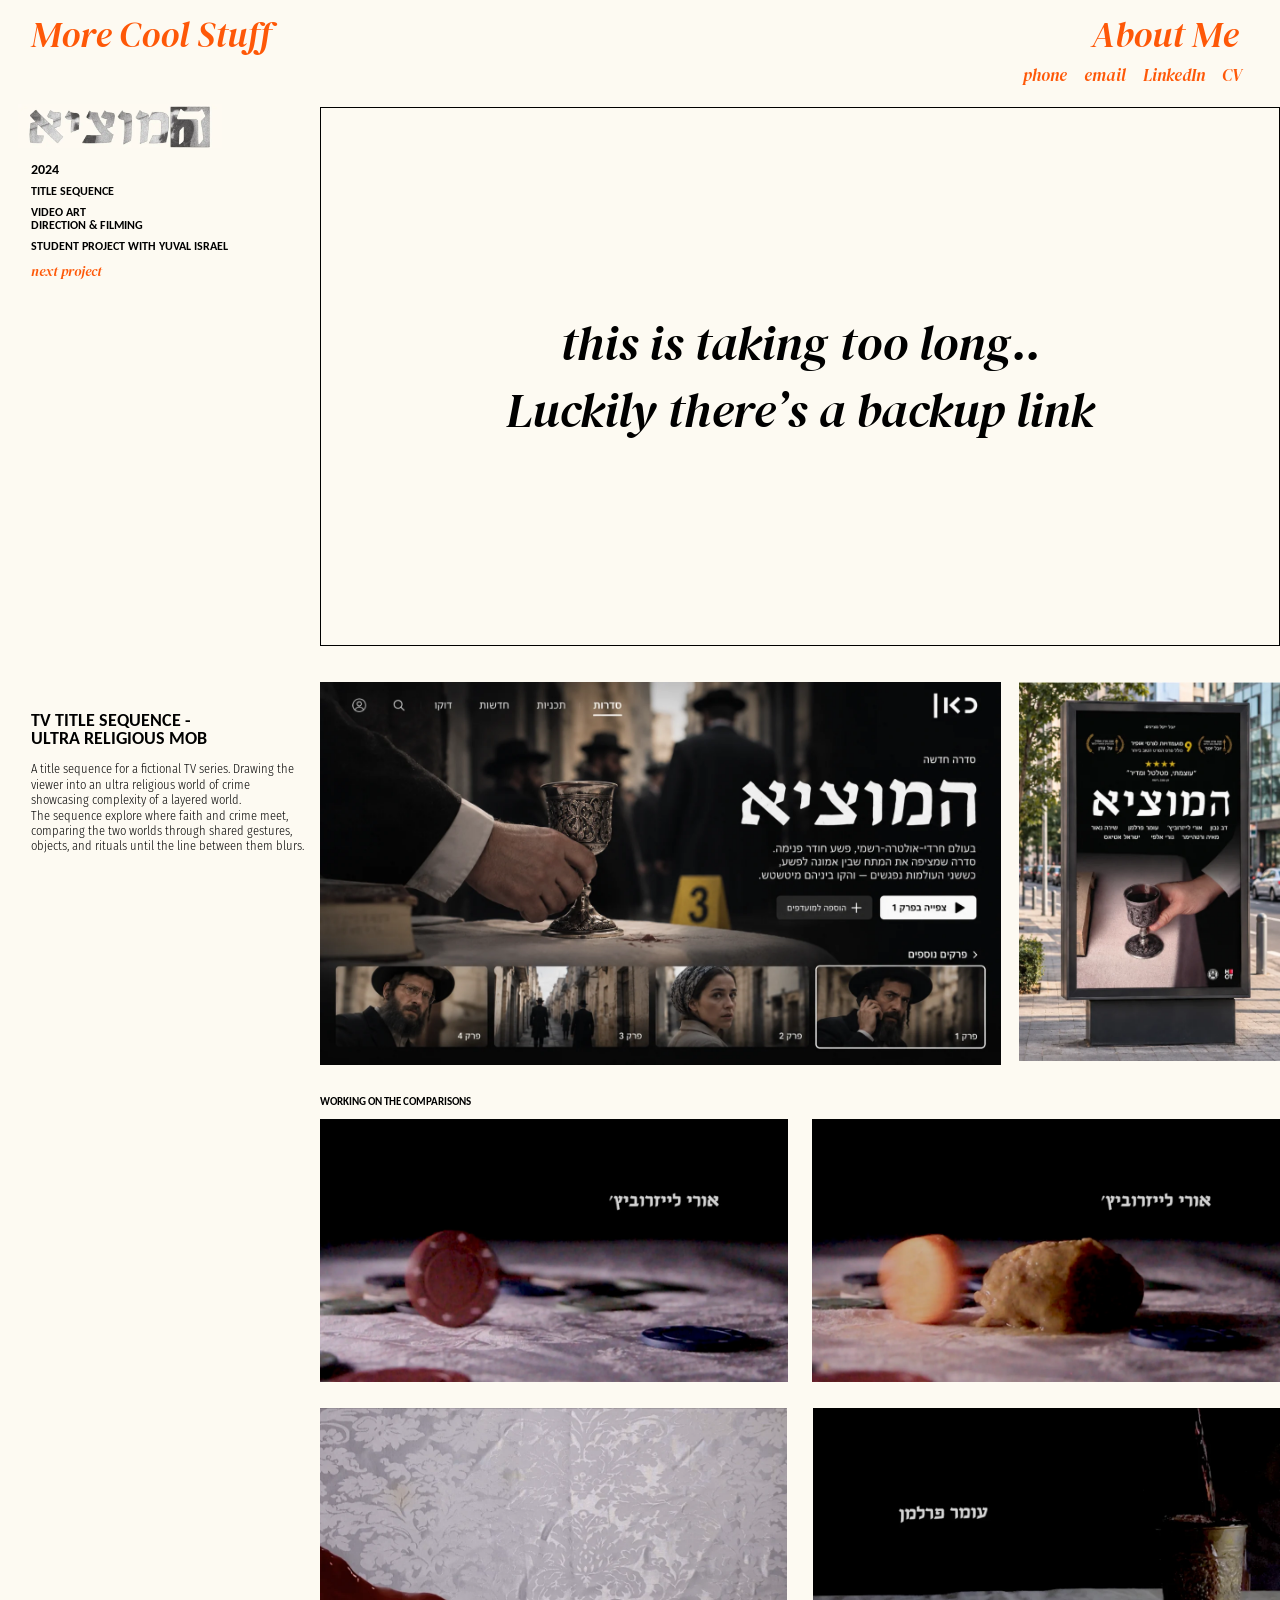
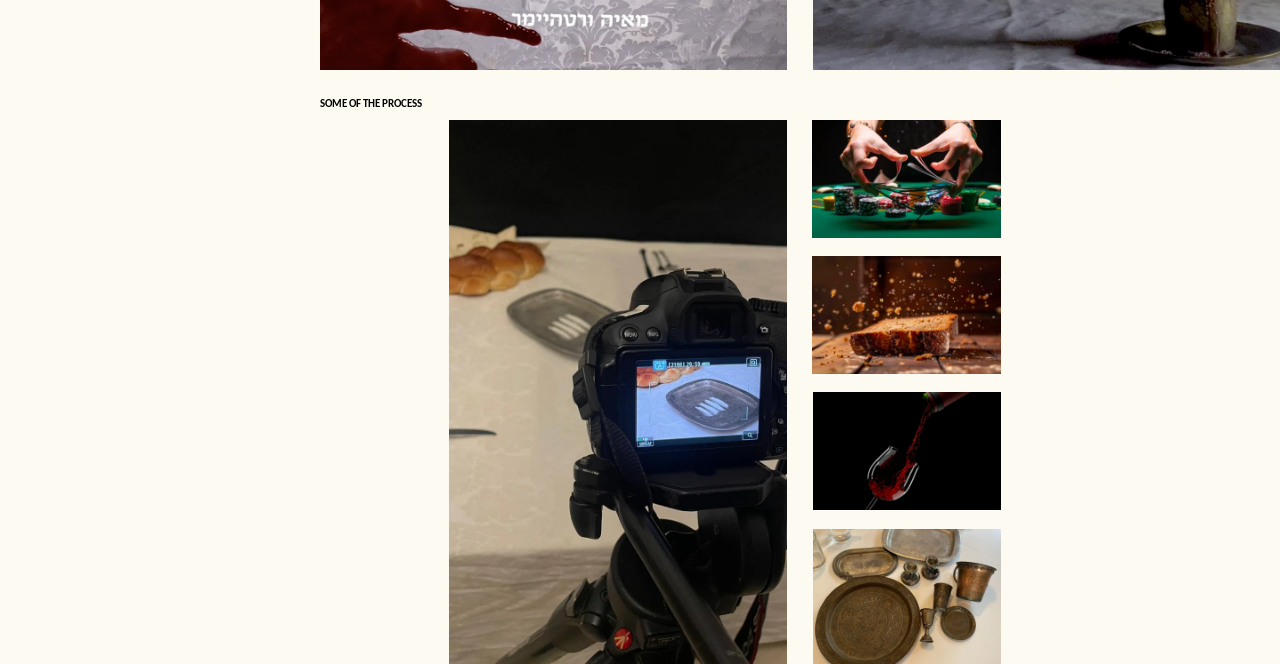
<file: hamotzi.html>
<!DOCTYPE html>
<html lang="en">
<head>
  <meta charset="UTF-8">
  <meta name="viewport" content="width=device-width, initial-scale=1">
  <title>Hamotzi — Yael Lenga</title>
  <!-- The site's icon (in the browser tab, and on a phone's home screen): Yael as a girl (Figma: node 514:5066, cropped square) -->
  <link rel="icon" type="image/png" href="images/favicon.png">
  <link rel="apple-touch-icon" href="images/apple-touch-icon.png">

  <!-- Fonts from Google Fonts: DM Serif Display italic (the handwriting-style texts) and Carlito (text) -->
  <link rel="preconnect" href="https://fonts.googleapis.com">
  <link rel="preconnect" href="https://fonts.gstatic.com" crossorigin>
  <link href="https://fonts.googleapis.com/css2?family=Carlito:wght@400;700&family=DM+Serif+Display:ital@1&family=Fira+Sans+Condensed:wght@300&display=swap" rel="stylesheet">

  <link rel="stylesheet" href="styles.css">
</head>
<body class="project-page hamotzi-page">
  <!-- Loader: covers the page while it loads (page-loader.js) -->
  <div class="page-loader" aria-hidden="true">
    <span class="page-loader-number">0%</span>
    <img class="page-loader-picture" src="images/cursor-about.webp" width="195" height="303" alt="">
  </div>
  <script src="page-loader.js"></script>

  <!-- TOP AREA: stays at the top of the window while the page scrolls (the same on every project page) -->
  <header class="project-top">
    <p class="placed project-handwriting top-more-stuff">
      <a class="handwriting-link" href="index.html">More Cool Stuff</a>
    </p>
    <p class="placed project-handwriting top-my-name">
      <a class="handwriting-link" href="about.html" data-hover-text="Yael Lenga">About Me</a>
    </p>

    <!-- phone, email, LinkedIn, Cv: on hover each one opens up to show what it stands for
         (styles.css, .top-link-swap), and the ones to its left move over to make room.
         Cv grows a little on hover and opens the CV; LinkedIn opens the LinkedIn page (both in a new tab);
         clicking the phone number or the email address copies it (copy-on-click.js). -->
    <nav class="placed top-links" aria-label="Contact">
      <a class="top-link top-link-swap top-link-phone" href="tel:+972546138340" data-copied-text="number copied">
        <span class="top-link-label">phone</span>
        <span class="top-link-reveal" aria-live="polite">+972546138340</span>
      </a>
      <a class="top-link top-link-swap top-link-email" href="mailto:yael.lenga@gmail.com" data-copied-text="email copied">
        <span class="top-link-label">email</span>
        <span class="top-link-reveal" aria-live="polite">yael.lenga@gmail.com</span>
      </a>
      <a class="top-link top-link-swap top-link-linkedin" href="https://www.linkedin.com/in/yael-lenga-37ba863b9/" target="_blank" rel="noopener">
        <span class="top-link-label">LinkedIn</span>
        <span class="top-link-reveal">Yael Lenga</span>
      </a>
      <a class="top-link top-link-cv" href="CV%20Yael%20Lenga-%20portfolio.pdf" target="_blank" rel="noopener">CV</a>
    </nav>
  </header>

  <!-- SIDE COLUMN (left): stays in place while the page scrolls.
       At the top: the logo, the details and "next project" (to the next project in the list: Lets Talk About It).
       At the bottom of the window: the title and the text. -->
  <aside class="project-side">
    <!-- The title "המוציא" (Hamotzi) from the title sequence -->
    <h1 class="side-logo">
      <img class="whole-image" src="images/hamotzi-logo-small.webp" width="690" height="148" alt="המוציא — Hamotzi" lang="he">
    </h1>

    <div class="side-details">
      <p class="side-year">2024</p>
      <p class="side-detail">title sequence</p>
      <p class="side-detail">Video art<br>direction &amp; filming</p>
      <p class="side-detail">student project with yuval israel</p>
      <a class="side-link handwriting-link" href="lets-talk.html">next project</a>
    </div>

    <div class="side-about">
      <h2 class="side-title">tv title sequence - ultra religious mob</h2>
      <!-- The text grows as the page goes down: when the notes "Working on the comparisons" and "some of the process"
           reach the spot of the new paragraph's first line (they line up),
           one more paragraph opens under the text (15 below it) and pushes the whole text, with the title, up.
           Scrolling back up closes it again (scroll-text.js), as on the trac. page -->
      <div class="side-text-stack">
        <p class="side-text">A title sequence for a fictional TV series. Drawing the<br>viewer into an ultra religious world of crime showcasing complexity of a layered world.<br>The sequence explore where faith and crime meet, comparing the two worlds through shared gestures, objects, and rituals until the line between them blurs.</p>
        <div class="side-text-more" data-appears-with=".hamotzi-caption-compare" data-appears-at="first-line">
          <p class="side-text">Throughout the project, we were faced with some challenges. The main one was showing where faith and crime meet in an ultra religious world, without flattening its complexity. With that in mind, finding where the two worlds compare through shared gestures until the line between them blurs. 3 values led us throughout this project helping us make creative decisions- Insight, Respect and drama.</p>
        </div>
        <div class="side-text-more" data-appears-with=".hamotzi-caption-process" data-appears-at="first-line">
          <p class="side-text">Within this joint project, I took lead on the filming and editing and set building. Together with my partner, we built a concept, synopsis and detailed storyboard.</p>
        </div>
      </div>
    </div>
  </aside>

  <!-- MEDIA (right): the video, and two stills from the title sequence side by side under it.
       It scrolls with the page; the side column stays in place. -->
  <main class="project-media">

    <!-- The title sequence video, with a play button and an enlarge button (video-player.js).
         Until it plays, it shows a still from its start (the HOT logo). Only its length is loaded at first.
         The outer box keeps the video's place while the video is enlarged.
         If it doesn't start within 10 seconds of pressing play, the same video comes up from YouTube instead
         (data-youtube-backup: the YouTube video's id; video-backup.js). -->
    <div class="placed box hamotzi-video-spot">
      <div class="hamotzi-video video-player" data-youtube-backup="Dqs6gyb1-Hw">
        <video class="video-player-video" src="images/hamotzi-video.mp4" poster="images/hamotzi-video-frame.webp"
               preload="metadata" playsinline aria-label="The Hamotzi title sequence"></video>

        <button class="video-button video-play" type="button" aria-label="Play the video">
          <svg viewBox="0 0 24 24" aria-hidden="true"><path d="M8 5v14l11-7z" fill="currentColor"/></svg>
        </button>

        <!-- The time bar: shows how far the video has played; drag it (or click it) to move forward or back -->
        <div class="video-time-bar" role="slider" tabindex="0" aria-label="Video time"
             aria-valuemin="0" aria-valuemax="100" aria-valuenow="0">
          <div class="video-time-track"><div class="video-time-played"></div></div>
          <div class="video-time-handle"></div>
        </div>

        <button class="video-button video-enlarge" type="button" aria-label="Enlarge the video">
          <!-- Enlarge: four corners pointing out -->
          <svg class="video-icon-enlarge" viewBox="0 0 24 24" aria-hidden="true" fill="none" stroke="currentColor" stroke-width="2.4" stroke-linecap="square"><path d="M4 9V4h5M15 4h5v5M20 15v5h-5M9 20H4v-5"/></svg>
          <!-- Make small again: four corners pointing in -->
          <svg class="video-icon-shrink" viewBox="0 0 24 24" aria-hidden="true" fill="none" stroke="currentColor" stroke-width="2.4" stroke-linecap="square"><path d="M9 4v5H4M20 9h-5V4M15 20v-5h5M4 15h5v5"/></svg>
        </button>
      </div>
    </div>

    <!-- The series as if it were on Kan (its page on the site), and its poster on the street -->
    <img class="placed box hamotzi-picture hamotzi-kan" src="images/hamotzi-kan.webp" width="1532" height="862" loading="lazy" alt="The series Hamotzi on the Kan streaming site: its title over a hand holding a silver kiddush cup, with four episodes under it">
    <img class="placed box hamotzi-picture hamotzi-street-poster" src="images/hamotzi-street-poster.webp" width="588" height="854" loading="lazy" alt="The poster of the series on a street billboard: a hand holding a silver kiddush cup on a white tablecloth">

    <!-- Working on the comparisons: four stills, two by two (a poker chip and a challah, and two more) -->
    <p class="placed hamotzi-caption hamotzi-caption-compare">Working on the comparisons</p>
    <img class="placed box hamotzi-picture hamotzi-compare-1" src="images/hamotzi-still-2.webp" width="2160" height="1216" loading="lazy" alt="A poker chip on a lace tablecloth, with an actor's name in Hebrew">
    <img class="placed box hamotzi-picture hamotzi-compare-2" src="images/hamotzi-still-1.webp" width="2160" height="1216" loading="lazy" alt="A challah and a coin on a lace tablecloth, with an actor's name in Hebrew">
    <img class="placed box hamotzi-picture hamotzi-compare-3" src="images/hamotzi-compare-3.webp" width="1050" height="590" loading="lazy" alt="A hand stained red on a white lace tablecloth, with an actor's name in Hebrew">
    <img class="placed box hamotzi-picture hamotzi-compare-4" src="images/hamotzi-compare-4.webp" width="1050" height="590" loading="lazy" alt="Wine poured into a silver cup on a white tablecloth, with an actor's name in Hebrew">

    <!-- Some of the process: the camera on set, and four shots beside it -->
    <p class="placed hamotzi-caption hamotzi-caption-process">some of the process</p>
    <img class="placed box hamotzi-picture hamotzi-process-camera" src="images/hamotzi-process-camera.webp" width="760" height="1224" loading="lazy" alt="Filming on set: a camera on a tripod over a table with a challah">
    <img class="placed box hamotzi-picture hamotzi-process-1" src="images/hamotzi-process-1.webp" width="426" height="266" loading="lazy" alt="Hands shuffling cards over stacks of poker chips on a green table">
    <img class="placed box hamotzi-picture hamotzi-process-2" src="images/hamotzi-process-2.webp" width="426" height="266" loading="lazy" alt="A slice of bread on a wooden table, with crumbs flying">
    <img class="placed box hamotzi-picture hamotzi-process-3" src="images/hamotzi-process-3.webp" width="422" height="266" loading="lazy" alt="Red wine poured into a glass">
    <img class="placed box hamotzi-picture hamotzi-process-4" src="images/hamotzi-process-4.webp" width="422" height="304" loading="lazy" alt="Old silver Shabbat dishes: a plate, a tray, cups and candlesticks">
  </main>

  <!-- PHONE (screen held upright): one column, from the Figma frame "hamotzi phone" (393 wide).
       The computer version above is hidden on the phone, and this is hidden on the computer. -->
  <div class="phone-project hamotzi-phone">

    <!-- At the top of the screen all the time, on a cream bar -->
    <nav class="phone-project-nav" aria-label="Pages">
      <div class="phone-nav-background"></div> <!-- cream, behind the links, so the page scrolls under it -->
      <a class="placed phone-nav-link hamotzi-phone-more" href="index.html">More Cool<br>Stuff</a>
      <a class="placed phone-nav-link hamotzi-phone-next" href="lets-talk.html">Next Project</a>
      <a class="placed phone-nav-link hamotzi-phone-about" href="about.html">About&amp;<br>Contact</a>
    </nav>

    <!-- The details, and the logo next to them -->
    <p class="placed phone-details hamotzi-phone-details">hamotzi<br>Video art<br>direction &amp; filming<br>student project<br>2024</p>
    <h1 class="placed box hamotzi-phone-logo"><img class="whole-image" src="images/hamotzi-phone-logo.webp" width="676" height="145" alt="Hamotzi — המוציא"></h1>

    <!-- The title sequence video, as wide as the screen, with the same play button and time bar as on the computer
         (video-player.js). On the phone, the enlarge button opens the video full screen.
         The same YouTube backup as on the computer (video-backup.js). -->
    <div class="placed box hamotzi-phone-video-spot">
      <div class="hamotzi-video video-player" data-youtube-backup="Dqs6gyb1-Hw">
        <video class="video-player-video" src="images/hamotzi-video.mp4" poster="images/hamotzi-video-frame.webp"
               preload="metadata" playsinline aria-label="The Hamotzi title sequence"></video>

        <button class="video-button video-play" type="button" aria-label="Play the video">
          <svg viewBox="0 0 24 24" aria-hidden="true"><path d="M8 5v14l11-7z" fill="currentColor"/></svg>
        </button>

        <div class="video-time-bar" role="slider" tabindex="0" aria-label="Video time"
             aria-valuemin="0" aria-valuemax="100" aria-valuenow="0">
          <div class="video-time-track"><div class="video-time-played"></div></div>
          <div class="video-time-handle"></div>
        </div>

        <button class="video-button video-enlarge" type="button" aria-label="Show the video full screen">
          <svg class="video-icon-enlarge" viewBox="0 0 24 24" aria-hidden="true" fill="none" stroke="currentColor" stroke-width="2.4" stroke-linecap="square"><path d="M4 9V4h5M15 4h5v5M20 15v5h-5M9 20H4v-5"/></svg>
        </button>
      </div>
    </div>

    <!-- From the Figma frame "Phone / Hamotzi": the first text, the series on Kan, the challenges,
         the comparisons, my part, and some of the process (the same pictures as on the computer) -->
    <div class="placed phone-text hamotzi-phone-text">
      <p>A title sequence for a fictional TV series. Drawing the viewer into an ultra religious world of crime showcasing complexity of a layered world.</p>
      <p>The sequence explore where faith and crime meet, comparing the two worlds through shared gestures, objects, and rituals until the line between them blurs.</p>
    </div>

    <img class="placed box hamotzi-picture hamotzi-phone-kan" src="images/hamotzi-kan.webp" width="1532" height="862" loading="lazy" alt="The series Hamotzi on the Kan streaming site: its title over a hand holding a silver kiddush cup, with four episodes under it">

    <p class="placed phone-text hamotzi-phone-challenges">Throughout the project, we were faced with some challenges. The main one was showing where faith and crime meet in an ultra religious world, without flattening its complexity. With that in mind, finding where the two worlds compare through shared gestures until the line between them blurs. 3 values led us throughout this project helping us make creative decisions- Insight, Respect and drama.</p>

    <!-- The comparisons: two by two -->
    <p class="placed hamotzi-phone-caption hamotzi-phone-caption-compare">Working on the comparisons</p>
    <img class="placed box hamotzi-picture hamotzi-phone-compare-1" src="images/hamotzi-still-2.webp" width="2160" height="1216" loading="lazy" alt="A poker chip on a lace tablecloth, with an actor's name in Hebrew">
    <img class="placed box hamotzi-picture hamotzi-phone-compare-2" src="images/hamotzi-still-1.webp" width="2160" height="1216" loading="lazy" alt="A challah and a coin on a lace tablecloth, with an actor's name in Hebrew">
    <img class="placed box hamotzi-picture hamotzi-phone-compare-3" src="images/hamotzi-compare-3.webp" width="1050" height="590" loading="lazy" alt="A hand stained red on a white lace tablecloth, with an actor's name in Hebrew">
    <img class="placed box hamotzi-picture hamotzi-phone-compare-4" src="images/hamotzi-compare-4.webp" width="1050" height="590" loading="lazy" alt="Wine poured into a silver cup on a white tablecloth, with an actor's name in Hebrew">

    <p class="placed phone-text hamotzi-phone-role">Within this joint project, I took lead on the filming and editing and set building. Together with my partner, we built a concept, synopsis and detailed storyboard.</p>

    <!-- Some of the process: the camera on set, and four small pictures in a column next to it -->
    <p class="placed hamotzi-phone-caption hamotzi-phone-caption-process">some of the process</p>
    <img class="placed box hamotzi-picture hamotzi-phone-process-camera" src="images/hamotzi-process-camera.webp" width="760" height="1224" loading="lazy" alt="Filming on set: a camera on a tripod over a table with a challah">
    <img class="placed box hamotzi-picture hamotzi-phone-process-1" src="images/hamotzi-process-1.webp" width="426" height="266" loading="lazy" alt="Hands shuffling cards over stacks of poker chips on a green table">
    <img class="placed box hamotzi-picture hamotzi-phone-process-2" src="images/hamotzi-process-2.webp" width="426" height="266" loading="lazy" alt="A slice of bread on a wooden table, with crumbs flying">
    <img class="placed box hamotzi-picture hamotzi-phone-process-3" src="images/hamotzi-process-3.webp" width="422" height="266" loading="lazy" alt="Red wine poured into a glass">
    <img class="placed box hamotzi-picture hamotzi-phone-process-4" src="images/hamotzi-process-4.webp" width="422" height="304" loading="lazy" alt="Old silver Shabbat dishes: a plate, a tray, cups and candlesticks">
  </div>


  <!-- Dims the rest of the screen while the video is enlarged; clicking it makes the video small again -->
  <div class="video-backdrop"></div>

  <script src="letter-roll.js"></script>
  <script src="video-player.js"></script>
  <script src="nav-slide.js"></script>
  <script src="copy-on-click.js"></script>
  <script src="phone-back-home.js"></script>
  <script src="youtube-loader.js"></script>
  <script src="video-backup.js"></script>
  <script src="scroll-text.js"></script>
</body>
</html>
</file>
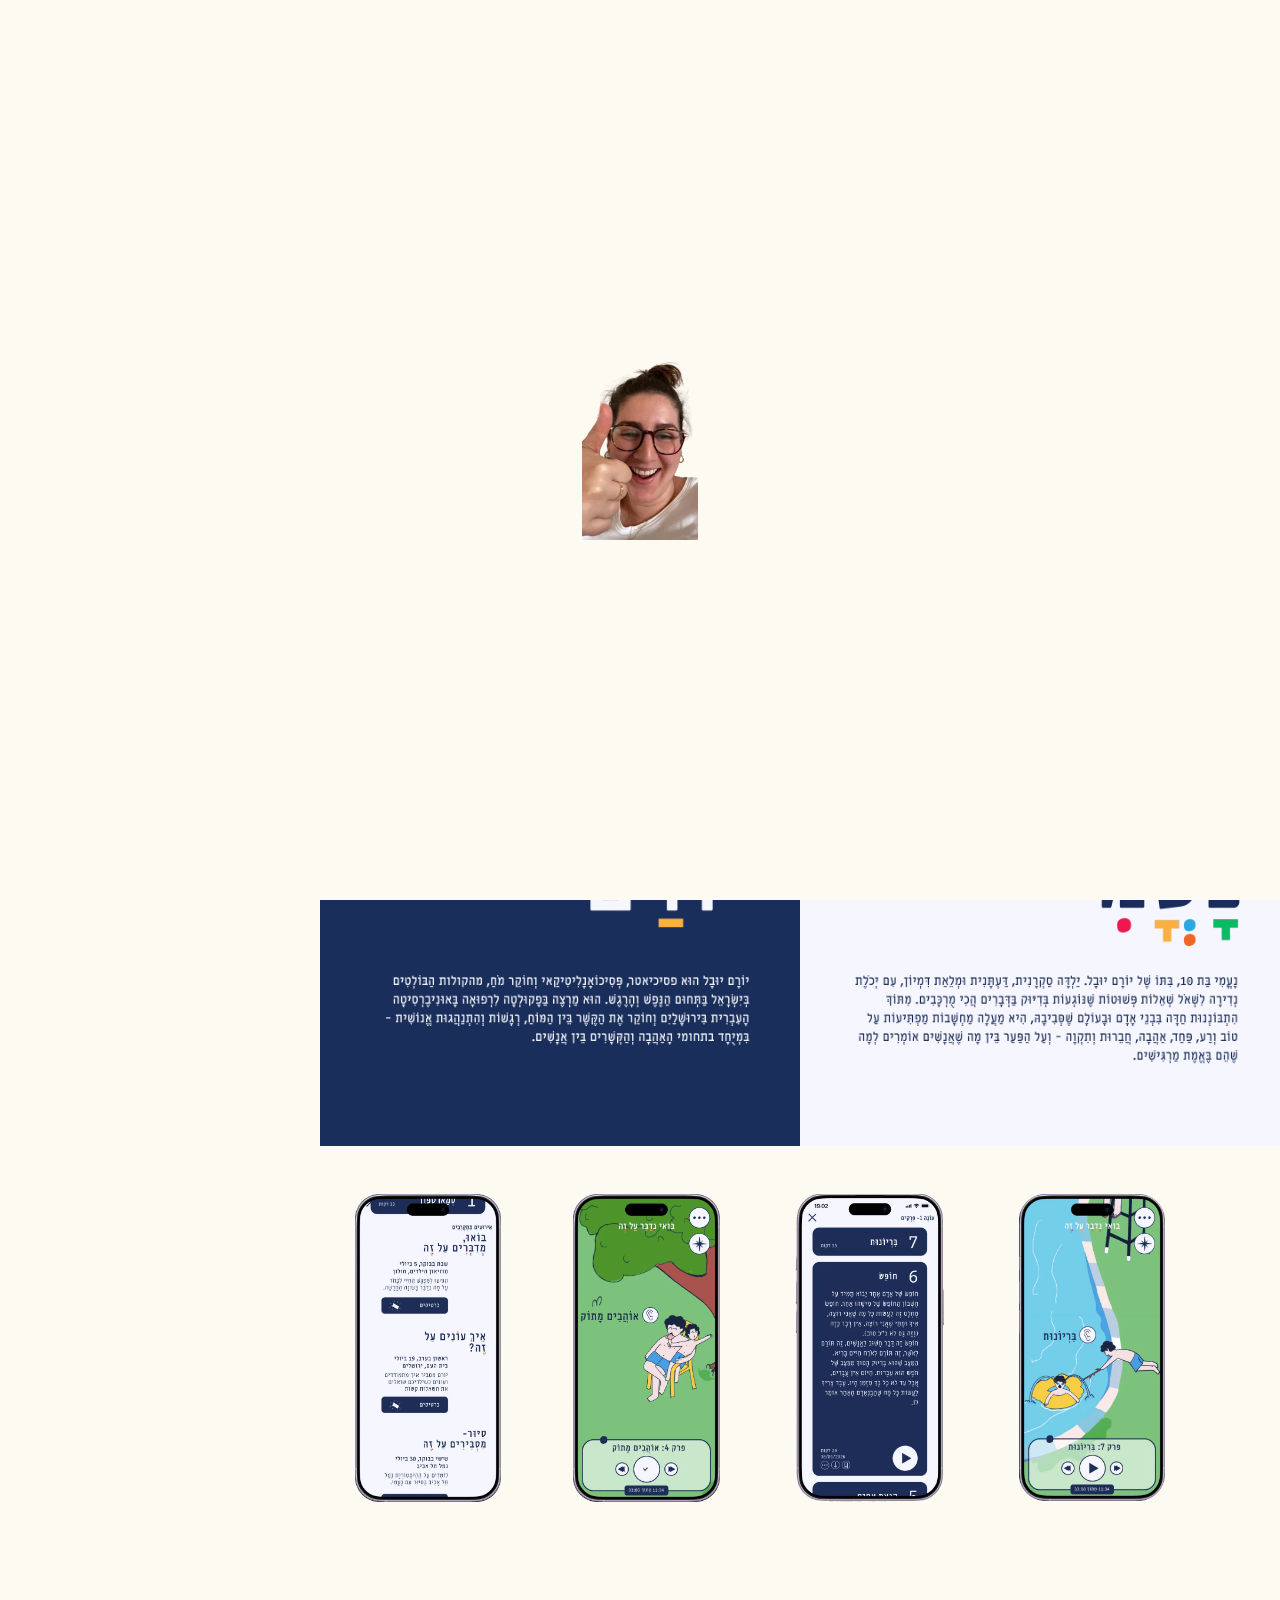
<file: lets-talk.html>
<!DOCTYPE html>
<html lang="en">
<head>
  <meta charset="UTF-8">
  <meta name="viewport" content="width=device-width, initial-scale=1">
  <title>Lets Talk About It — Yael Lenga</title>
  <!-- The site's icon (in the browser tab, and on a phone's home screen): Yael as a girl (Figma: node 514:5066, cropped square) -->
  <link rel="icon" type="image/png" href="images/favicon.png">
  <link rel="apple-touch-icon" href="images/apple-touch-icon.png">

  <!-- Fonts from Google Fonts: DM Serif Display italic (the handwriting-style texts), Carlito (text) and Fira Sans Condensed Light (the running text in the side column) -->
  <link rel="preconnect" href="https://fonts.googleapis.com">
  <link rel="preconnect" href="https://fonts.gstatic.com" crossorigin>
  <link href="https://fonts.googleapis.com/css2?family=Carlito:wght@400;700&family=DM+Serif+Display:ital@1&family=Fira+Sans+Condensed:wght@300&display=swap" rel="stylesheet">

  <link rel="stylesheet" href="styles.css">
</head>
<body class="project-page lets-talk-page">
  <!-- Loader: covers the page while it loads (page-loader.js) -->
  <div class="page-loader" aria-hidden="true">
    <span class="page-loader-number">0%</span>
    <img class="page-loader-picture" src="images/cursor-about.webp" width="195" height="303" alt="">
  </div>
  <script src="page-loader.js"></script>

  <!-- TOP AREA: stays at the top of the window while the page scrolls (the same on every project page) -->
  <header class="project-top">
    <p class="placed project-handwriting top-more-stuff">
      <a class="handwriting-link" href="index.html">More Cool Stuff</a>
    </p>
    <p class="placed project-handwriting top-my-name">
      <a class="handwriting-link" href="about.html" data-hover-text="Yael Lenga">About Me</a>
    </p>

    <!-- phone, email, LinkedIn, Cv: on hover each one opens up to show what it stands for
         (styles.css, .top-link-swap), and the ones to its left move over to make room.
         Cv grows a little on hover and opens the CV; LinkedIn opens the LinkedIn page (both in a new tab);
         clicking the phone number or the email address copies it (copy-on-click.js). -->
    <nav class="placed top-links" aria-label="Contact">
      <a class="top-link top-link-swap top-link-phone" href="tel:+972546138340" data-copied-text="number copied">
        <span class="top-link-label">phone</span>
        <span class="top-link-reveal" aria-live="polite">+972546138340</span>
      </a>
      <a class="top-link top-link-swap top-link-email" href="mailto:yael.lenga@gmail.com" data-copied-text="email copied">
        <span class="top-link-label">email</span>
        <span class="top-link-reveal" aria-live="polite">yael.lenga@gmail.com</span>
      </a>
      <a class="top-link top-link-swap top-link-linkedin" href="https://www.linkedin.com/in/yael-lenga-37ba863b9/" target="_blank" rel="noopener">
        <span class="top-link-label">LinkedIn</span>
        <span class="top-link-reveal">Yael Lenga</span>
      </a>
      <a class="top-link top-link-cv" href="CV%20Yael%20Lenga-%20portfolio.pdf" target="_blank" rel="noopener">CV</a>
    </nav>
  </header>

  <!-- SIDE COLUMN (left): stays in place while the page scrolls.
       At the top: the logo, the details and "next project" (to the next project in the list: Davar Echad).
       At the bottom of the window: the title, the text and the links. -->
  <aside class="project-side">
    <!-- The project name in Hebrew: "בואי נדבר על זה" (Lets talk about it) -->
    <h1 class="side-logo">
      <img class="whole-image" src="images/lets-talk-logo-small.svg" width="288" height="87" alt="בואי נדבר על זה — Lets Talk About It" lang="he">
    </h1>

    <div class="side-details">
      <p class="side-year">2026</p>
      <p class="side-detail">podcast website</p>
      <p class="side-detail">web&amp;app design<br>illustration</p>
      <p class="side-detail">student project with Hillel Buchris</p>
      <a class="side-link handwriting-link" href="davar-echad.html">next project</a>
    </div>

    <div class="side-about">
      <h2 class="side-title">a personalized website and app for this podcast</h2>
      <!-- The text grows as the page goes down: when the hosts (Yoram and Naomi, on the navy and
           light blue boxes) reach the middle of the window, one more paragraph
           opens under the text (15 below it) and pushes the whole text, with the title, up.
           Scrolling back up closes it again (scroll-text.js), as on the trac. page -->
      <div class="side-text-stack">
        <p class="side-text">A digital experience for a podcast where a father and his 10-year-old daughter explore life’s big questions - from the seemingly naive to the deeply complex.<br>The website and app turn each season into an interactive world, allowing users to wander between playful scenarios and discover different perspectives connected to the season’s theme.</p>
        <div class="side-text-more" data-appears-with=".lets-talk-box-yoram">
          <p class="side-text">I designed this website and app end-to-end alongside Hillel Buchris. I took lead on the development of the visual language, building the final app prototype, assisted with the illustration and vibe coding.</p>
        </div>
      </div>

      <!-- The links, each in a new tab: the website, and the app prototype in Figma -->
      <nav class="side-links" aria-label="More about Lets Talk About It">
        <a class="side-link handwriting-link" href="https://boi-nidber-al-zeh.vercel.app/" target="_blank" rel="noopener">website</a>
        <a class="side-link handwriting-link" href="https://www.figma.com/proto/4YimHqYmkTEUzRrZxYrNEZ/%D7%91%D7%95%D7%90%D7%99-%D7%A0%D7%93%D7%91%D7%A8-%D7%A2%D7%9C-%D7%96%D7%94-%D7%97%D7%93%D7%A9--Copy-?node-id=243-3833&amp;p=f&amp;viewport=685%2C203%2C0.06&amp;t=sIH1QDMI7pyV7XnN-1&amp;scaling=scale-down&amp;content-scaling=fixed&amp;starting-point-node-id=2264%3A3382&amp;page-id=243%3A3832" target="_blank" rel="noopener">app prototype</a>
      </nav>
    </div>
  </aside>

  <!-- MEDIA (right): scrolls up like a normal page -->
  <main class="project-media">

    <!-- A computer showing a video of the podcast website, playing on a loop
         (desktop-mockup.js fits the screen to the computer) -->
    <div class="placed box lets-talk-computer-spot">
      <div class="mockup-computer" data-site="https://boi-nidber-al-zeh.vercel.app/">
        <div class="mockup-monitor">
          <div class="mockup-screen">
            <!-- The site is drawn as on a 1440-wide screen, then shrunk to fit -->
            <div class="mockup-viewport">

              <!-- A browser bar: three dots, reload, the address, open in a new tab -->
              <div class="mockup-browser-bar">
                <div class="mockup-dots"><span></span><span></span><span></span></div>
                <button class="mockup-button mockup-reload" type="button" title="Play from the start">
                  <svg viewBox="0 0 24 24" fill="none" stroke="currentColor" stroke-width="2.2" stroke-linecap="round" stroke-linejoin="round" aria-hidden="true"><path d="M21 12a9 9 0 1 1-2.64-6.36"/><path d="M21 3v6h-6"/></svg>
                </button>
                <div class="mockup-address">
                  <svg viewBox="0 0 24 24" fill="currentColor" aria-hidden="true"><path d="M17 9V7a5 5 0 0 0-10 0v2H5v13h14V9h-2Zm-8-2a3 3 0 0 1 6 0v2H9V7Z"/></svg>
                  <span class="mockup-address-text"></span>
                </div>
                <a class="mockup-button mockup-new-tab" target="_blank" rel="noopener" title="Open in a new tab">
                  <svg viewBox="0 0 24 24" fill="none" stroke="currentColor" stroke-width="2.2" stroke-linecap="round" stroke-linejoin="round" aria-hidden="true"><path d="M14 4h6v6"/><path d="M20 4 10 14"/><path d="M19 14v5a1 1 0 0 1-1 1H5a1 1 0 0 1-1-1V6a1 1 0 0 1 1-1h5"/></svg>
                </a>
              </div>

              <!-- A screen recording of the website, from YouTube, playing on a loop with no sound -->
              <div class="mockup-site">
                <iframe class="mockup-video youtube-video" src="https://www.youtube-nocookie.com/embed/RC-TkwStg00?enablejsapi=1&amp;autoplay=1&amp;mute=1&amp;loop=1&amp;playlist=RC-TkwStg00&amp;controls=0&amp;rel=0&amp;playsinline=1"
                        title="A screen recording of the Lets Talk About It podcast website"
                        allow="autoplay; encrypted-media"></iframe>
              </div>
            </div>
          </div>
        </div>
        <div class="mockup-chin"></div>
        <div class="mockup-neck"></div>
        <div class="mockup-foot"></div>
      </div>
    </div>

    <!-- The two hosts, Yoram and Naomi: each on a box, with their name, a drawing and a few words about them -->
    <div class="placed box lets-talk-box-yoram"></div>
    <div class="placed box lets-talk-box-naomi"></div>
    <img class="placed box lets-talk-hosts" src="images/lets-talk-hosts.webp" width="1992" height="774" loading="lazy" lang="he"
         alt="יורם: יורם יובל הוא פסיכיאטר, פסיכואנליטיקאי וחוקר מוח, מהקולות הבולטים בישראל בתחום הנפש והרגש. הוא מרצה בפקולטה לרפואה באוניברסיטה העברית בירושלים וחוקר את הקשר בין המוח, רגשות והתנהגות אנושית - במיוחד בתחומי האהבה והקשרים בין אנשים. נעמי: נעמי בת 10, בתו של יורם יובל. ילדה סקרנית, דעתנית ומלאת דמיון, עם יכולת נדירה לשאול שאלות פשוטות שנוגעות בדיוק בדברים הכי מורכבים. מתוך התבוננות חדה בבני אדם ובעולם שסביבה, היא מעלה מחשבות מפתיעות על טוב ורע, פחד, אהבה, חברות ותקווה - ועל הפער בין מה שאנשים אומרים למה שהם באמת מרגישים.">

    <!-- Four phones with screens of the podcast app -->
    <img class="placed box lets-talk-phone-1" src="images/lets-talk-phone-1.webp" width="495" height="1039" loading="lazy" alt="The upcoming events page, in Hebrew, with a ticket button for each event">
    <img class="placed box lets-talk-phone-2" src="images/lets-talk-phone-2.webp" width="495" height="1039" loading="lazy" alt="An episode page: an illustration of a father and son on a green background, with the episode player">
    <img class="placed box lets-talk-phone-3" src="images/lets-talk-phone-3.webp" width="519" height="1047" loading="lazy" alt="The list of episodes of season 1, in Hebrew, with a summary and a play button">
    <img class="placed box lets-talk-phone-4" src="images/lets-talk-phone-4.webp" width="496" height="1038" loading="lazy" alt="An episode page: an illustration of a boy pulling a friend on a float by the pool, with the episode player">
  </main>

  <!-- PHONE (screen held upright): one column, from the Figma frame "lets talk phone" (393 wide).
       The computer version above is hidden on the phone, and this is hidden on the computer. -->
  <div class="phone-project lets-talk-phone">

    <!-- At the top of the screen all the time, on a cream bar -->
    <nav class="phone-project-nav" aria-label="Pages">
      <div class="phone-nav-background"></div> <!-- cream, behind the links, so the page scrolls under it -->
      <a class="placed phone-nav-link lets-talk-phone-more" href="index.html">More Cool<br>Stuff</a>
      <a class="placed phone-nav-link lets-talk-phone-next" href="davar-echad.html">Next Project</a>
      <a class="placed phone-nav-link lets-talk-phone-about" href="about.html">About&amp;<br>Contact</a>
    </nav>

    <!-- The details, and the logo next to them -->
    <p class="placed phone-details lets-talk-phone-details">lets talk about it<br>web&amp;app design<br>illustration<br>student project<br>2026</p>
    <h1 class="placed box lets-talk-phone-logo"><img class="whole-image" src="images/lets-talk-logo-small.svg" width="288" height="87" alt="Lets Talk About It — בואי נדבר על זה"></h1>

    <!-- A computer, with a screen recording of the podcast website playing on its screen (under the browser bar) -->
    <img class="placed box lets-talk-phone-computer" src="images/lets-talk-phone-computer.webp" width="1188" height="958" alt="">
    <div class="placed box lets-talk-phone-site">
      <iframe class="youtube-video youtube-cover" src="https://www.youtube-nocookie.com/embed/RC-TkwStg00?enablejsapi=1&amp;autoplay=1&amp;mute=1&amp;loop=1&amp;playlist=RC-TkwStg00&amp;controls=0&amp;rel=0&amp;playsinline=1"
              title="A screen recording of the Lets Talk About It podcast website"
              allow="autoplay; encrypted-media" loading="lazy"></iframe>
    </div>

    <div class="placed phone-text lets-talk-phone-intro">
      <p>A digital experience for a podcast where a father and his 10-year-old daughter explore life’s big questions - from the seemingly naive to the deeply complex.</p>
      <p>The website and app turn each season into an interactive world, allowing users to wander between playful scenarios and discover different perspectives connected to the season’s theme.</p>
    </div>

    <!-- The two hosts, Yoram and Naomi: each on a box, with their name, a drawing and a few words about them -->
    <div class="placed box lets-talk-phone-box-yoram"></div>
    <div class="placed box lets-talk-phone-box-naomi"></div>
    <img class="placed box lets-talk-phone-hosts" src="images/lets-talk-phone-hosts.webp" width="1396" height="820" lang="he"
         alt="יורם: יורם יובל הוא פסיכיאטר, פסיכואנליטיקאי וחוקר מוח, מהקולות הבולטים בישראל בתחום הנפש והרגש. הוא מרצה בפקולטה לרפואה באוניברסיטה העברית בירושלים וחוקר את הקשר בין המוח, רגשות והתנהגות אנושית - במיוחד בתחומי האהבה והקשרים בין אנשים. נעמי: נעמי בת 10, בתו של יורם יובל. ילדה סקרנית, דעתנית ומלאת דמיון, עם יכולת נדירה לשאול שאלות פשוטות שנוגעות בדיוק בדברים הכי מורכבים. מתוך התבוננות חדה בבני אדם ובעולם שסביבה, היא מעלה מחשבות מפתיעות על טוב ורע, פחד, אהבה, חברות ותקווה - ועל הפער בין מה שאנשים אומרים למה שהם באמת מרגישים.">

    <p class="placed phone-text lets-talk-phone-credits">I designed this website and app end-to-end alongside Hillel Buchris. I took lead on the development of the visual language, building the final app prototype, assisted with the illustration and vibe coding.</p>

    <!-- Four phones with screens of the podcast app -->
    <img class="placed box lets-talk-phone-app-1" src="images/lets-talk-phone-3.webp" width="519" height="1047" loading="lazy" alt="The list of episodes of season 1, in Hebrew, with a summary and a play button">
    <img class="placed box lets-talk-phone-app-2" src="images/lets-talk-phone-4.webp" width="496" height="1038" loading="lazy" alt="An episode page: an illustration of a boy pulling a friend on a float by the pool, with the episode player">
    <img class="placed box lets-talk-phone-app-3" src="images/lets-talk-phone-2.webp" width="495" height="1039" loading="lazy" alt="An episode page: an illustration of a father and son on a green background, with the episode player">
    <img class="placed box lets-talk-phone-app-4" src="images/lets-talk-phone-1.webp" width="495" height="1039" loading="lazy" alt="The upcoming events page, in Hebrew, with a ticket button for each event">

    <!-- The links at the bottom (they scroll with the page), each in a new tab -->
    <nav aria-label="More about Lets Talk About It">
      <a class="placed phone-nav-link lets-talk-phone-website" href="https://boi-nidber-al-zeh.vercel.app/" target="_blank" rel="noopener">Website</a>
      <a class="placed phone-nav-link lets-talk-phone-prototype" href="https://www.figma.com/proto/4YimHqYmkTEUzRrZxYrNEZ/%D7%91%D7%95%D7%90%D7%99-%D7%A0%D7%93%D7%91%D7%A8-%D7%A2%D7%9C-%D7%96%D7%94-%D7%97%D7%93%D7%A9--Copy-?node-id=243-3833&amp;p=f&amp;viewport=685%2C203%2C0.06&amp;t=sIH1QDMI7pyV7XnN-1&amp;scaling=scale-down&amp;content-scaling=fixed&amp;starting-point-node-id=2264%3A3382&amp;page-id=243%3A3832" target="_blank" rel="noopener">App Prototype</a>
    </nav>
  </div>

  <script src="letter-roll.js"></script>
  <script src="desktop-mockup.js"></script>
  <script src="scroll-text.js"></script>
  <script src="nav-slide.js"></script>
  <script src="copy-on-click.js"></script>
  <script src="phone-back-home.js"></script>
  <script src="youtube-loader.js"></script>
</body>
</html>
</file>
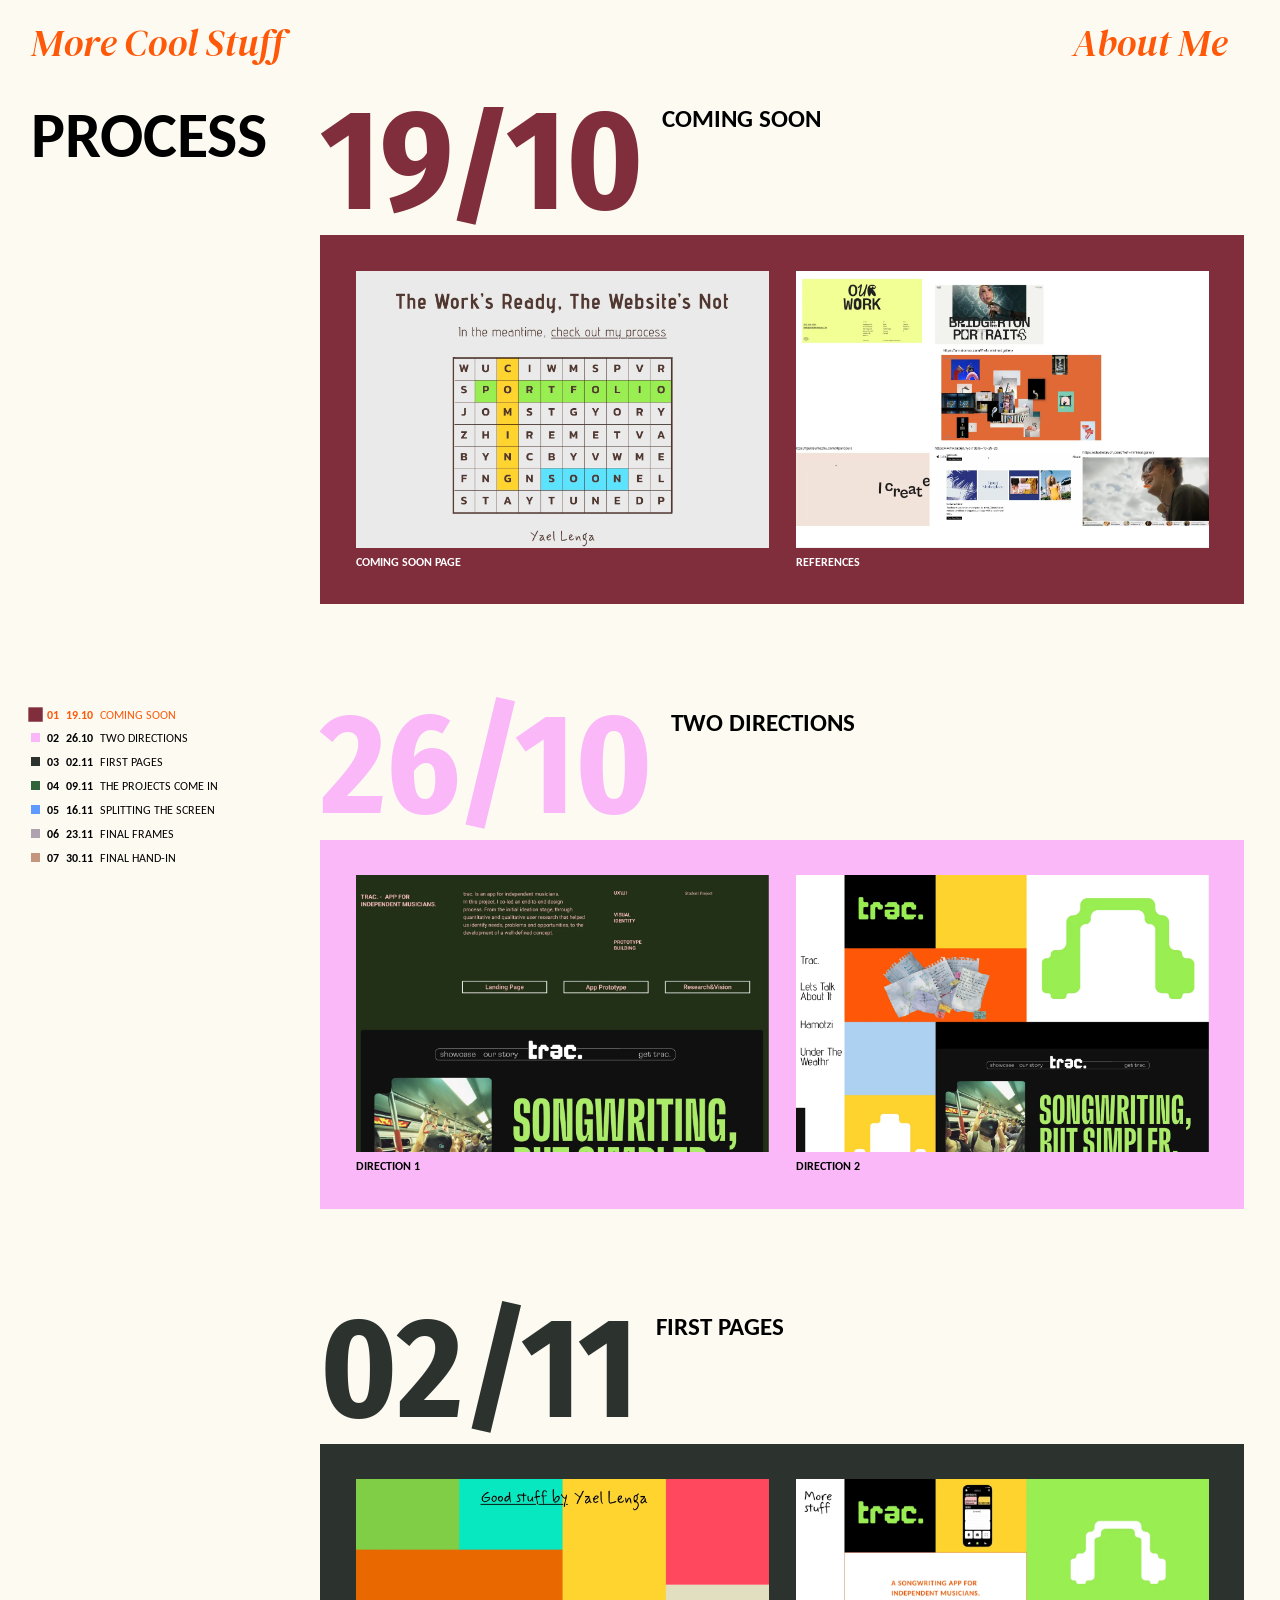
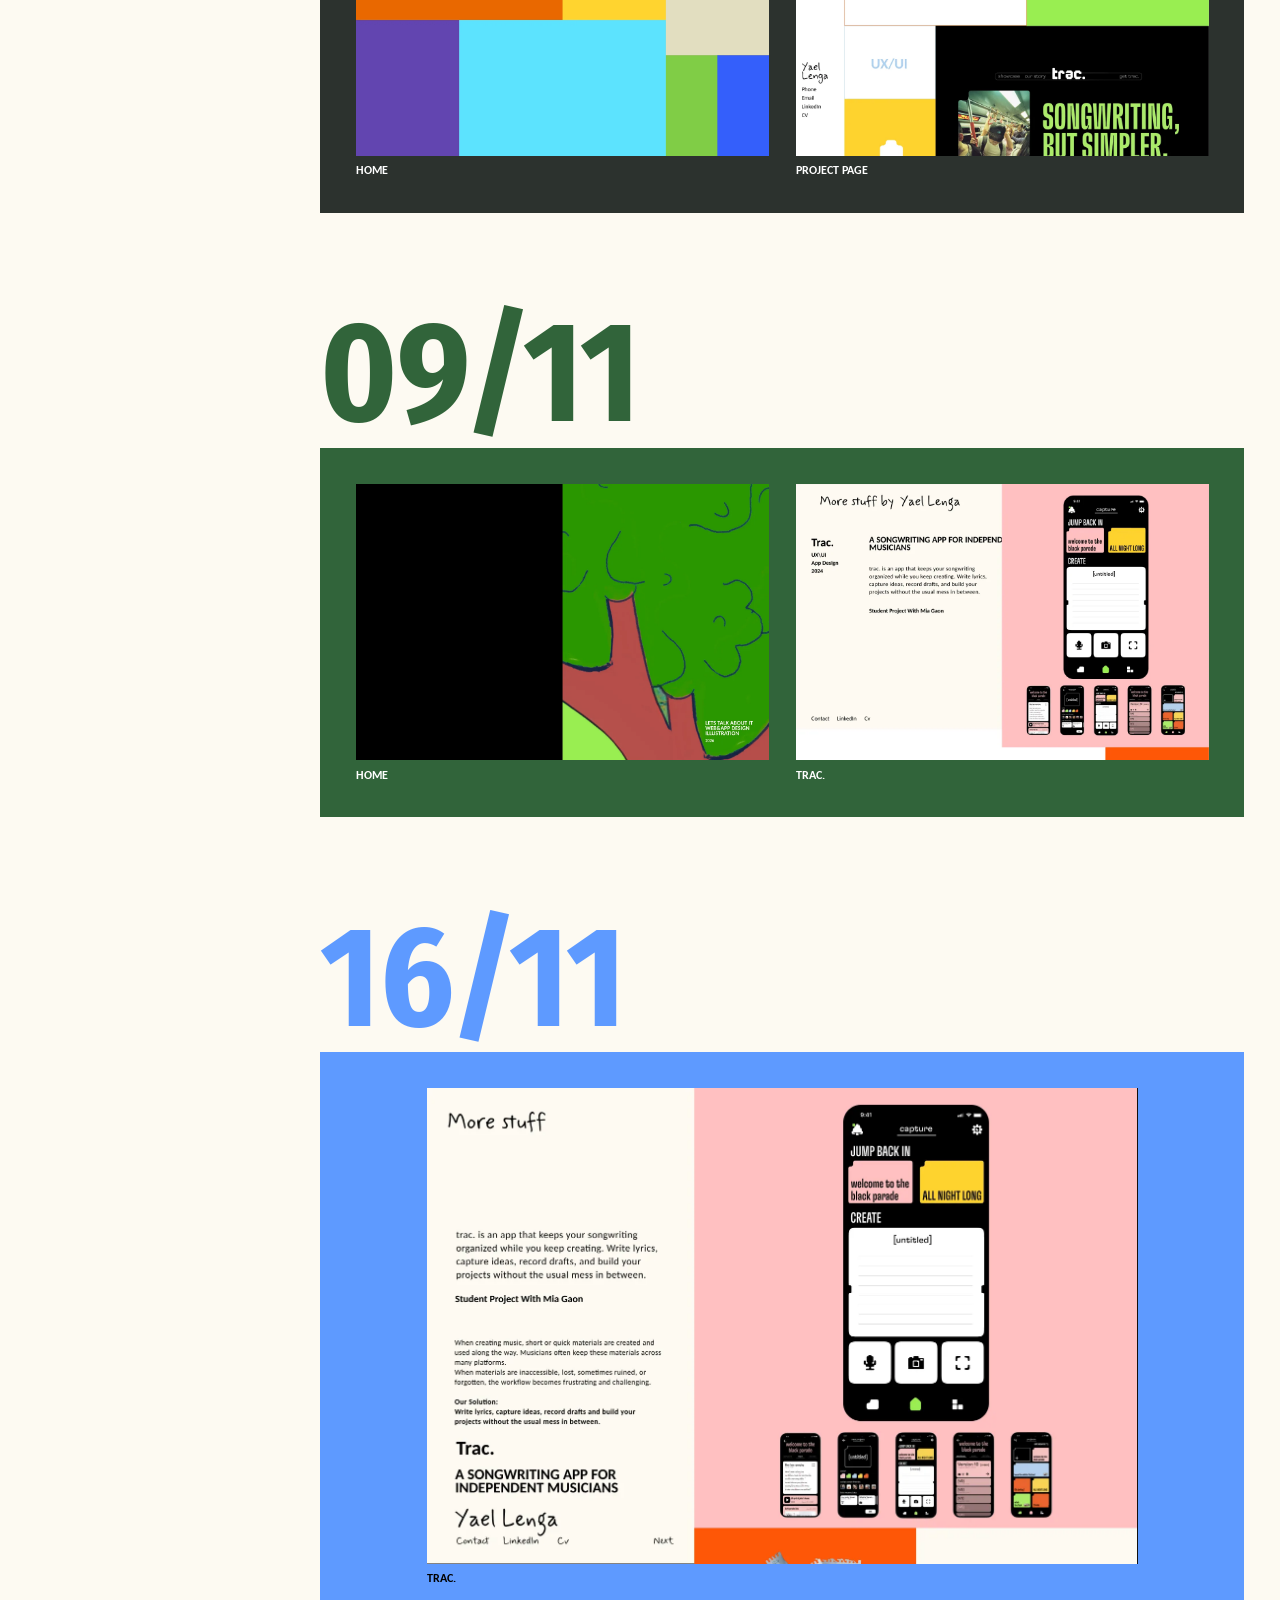
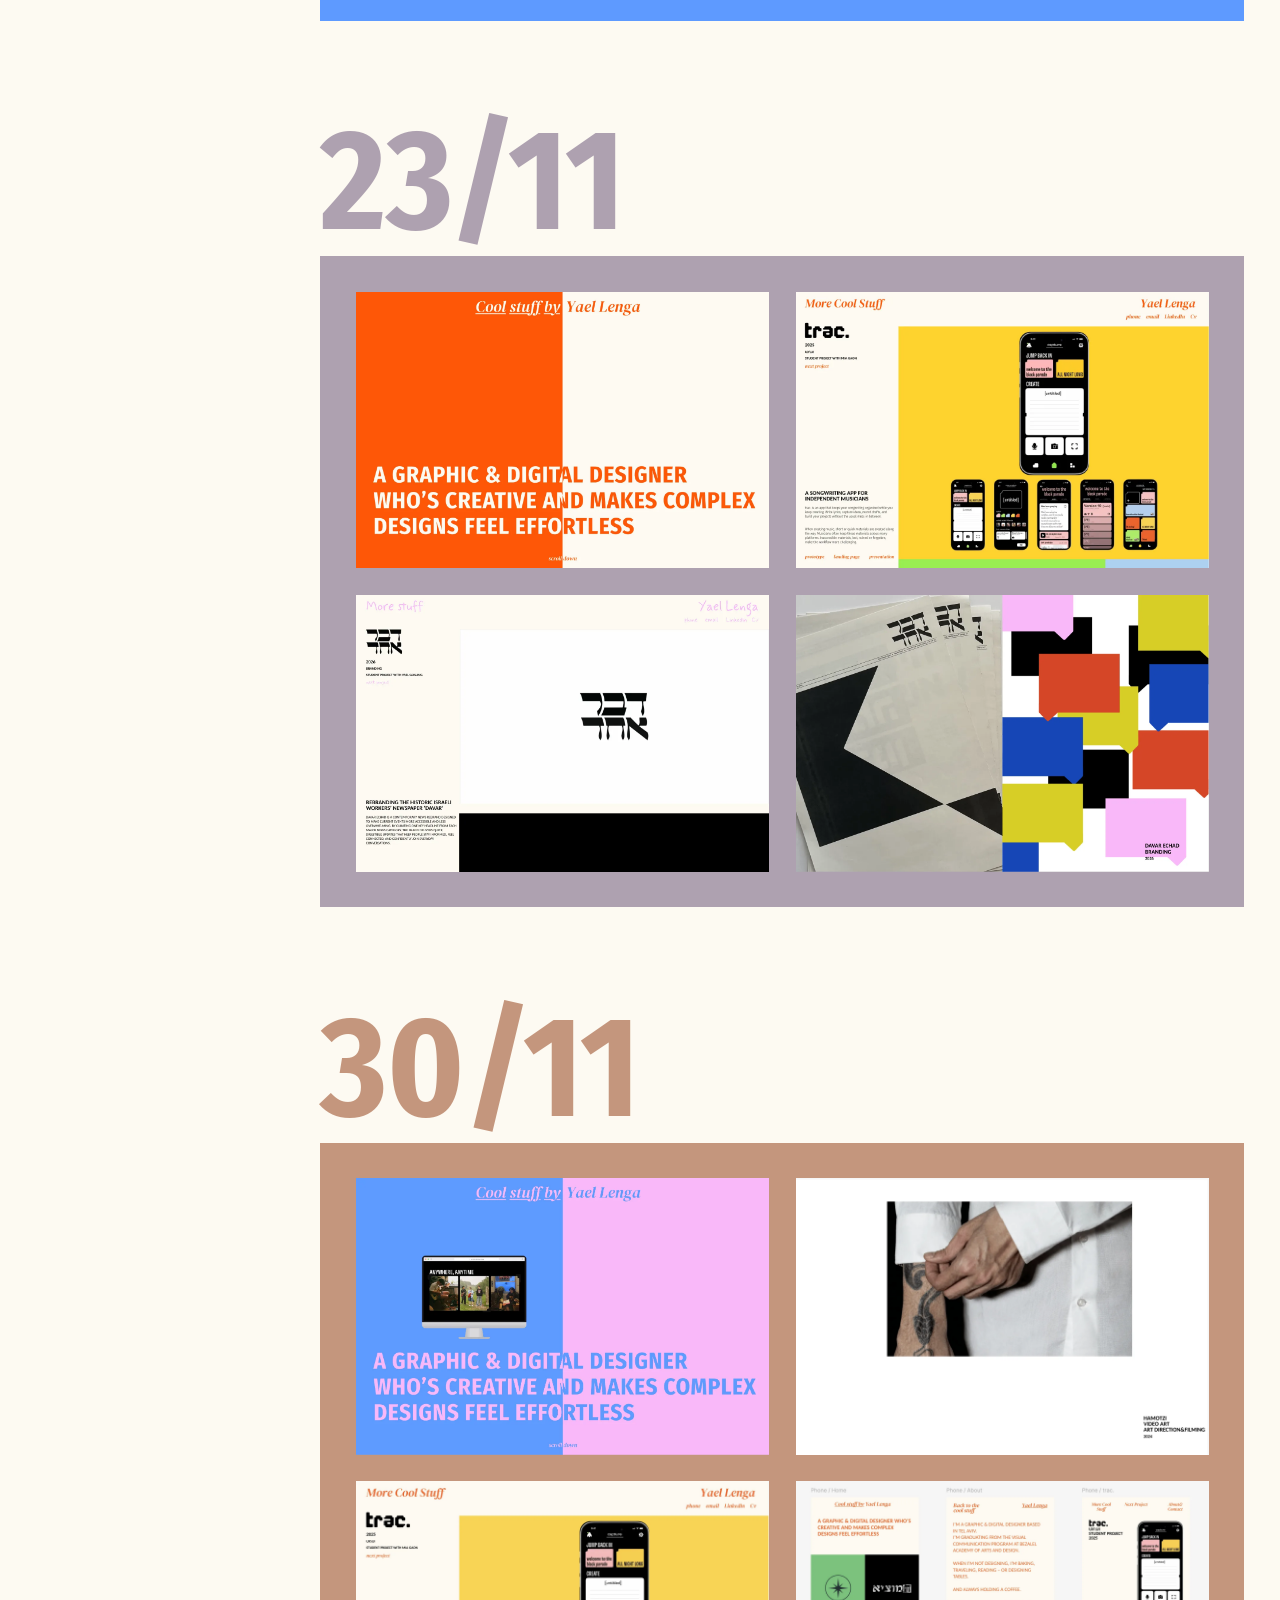
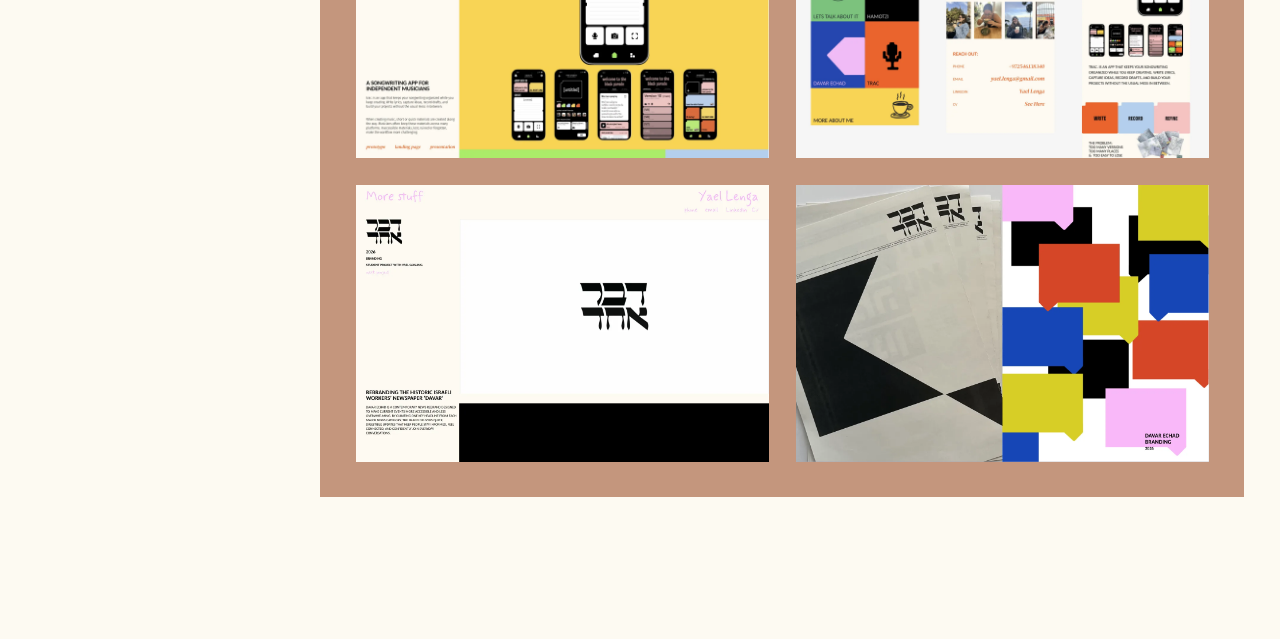
<file: process-suggestion.html>
<!DOCTYPE html>
<html lang="en">
<head>
  <meta charset="UTF-8">
  <meta name="viewport" content="width=device-width, initial-scale=1">
  <title>Yael Lenga — Process (suggestion)</title>
  <link rel="icon" type="image/png" href="images/favicon.png">
  <link rel="apple-touch-icon" href="images/apple-touch-icon.png">

  <!-- Fonts from Google Fonts: DM Serif Display italic (the handwriting-style texts), Carlito (labels),
       Fira Sans Condensed (the big week numbers, Bold; the running text, Light) -->
  <link rel="preconnect" href="https://fonts.googleapis.com">
  <link rel="preconnect" href="https://fonts.gstatic.com" crossorigin>
  <link href="https://fonts.googleapis.com/css2?family=Carlito:wght@400;700&family=DM+Serif+Display:ital@1&family=Fira+Sans+Condensed:wght@300;700&display=swap" rel="stylesheet">

  <link rel="stylesheet" href="styles.css">
</head>
<body class="process-page">

  <!-- SUGGESTION for the process page (process.html stays as it is until you decide).
       Like a project page, the screen is split: on the left the dry facts stay still
       (the weeks, with the one you are looking at in orange), and on the right the weeks scroll by,
       each one with its screenshots from Figma on a colored box (the home page's colors). From the Figma frame
       "Desktop / Process (suggestion)" (564:2).

       HOW TO ADD A NEW WEEK
       1. Copy one <section class="process-week"> block and paste it at the bottom.
       2. Change its id (week-8…), the date, the title and the screenshots.
       3. Pick its color: style="--week-color: var(--color-hero-…)"; on a dark color add "is-dark" to its class (white captions).
       4. Add a line for it in the list on the left (<a href="#week-8">…</a>). -->

  <!-- At the top, all the time: back to the home page, and to the about page -->
  <header class="process-top">
    <a class="process-top-link handwriting-link" href="index.html">More Cool Stuff</a>
    <a class="process-top-link handwriting-link" href="about.html" data-hover-text="Yael Lenga">About Me</a>
  </header>

  <div class="process-split">

    <!-- LEFT: stays still -->
    <aside class="process-side">
      <h1 class="process-side-title">process</h1>
      <!-- The weeks: the one on the screen now is orange, its square bigger (process-weeks.js); a click scrolls to it -->
      <nav class="process-week-list" aria-label="Weeks">
        <a class="process-week-link" href="#week-1" style="--week-color: var(--color-hero-1-left)"><span class="process-week-link-number">01</span> 19.10 <span class="process-week-link-name">coming soon</span></a>
        <a class="process-week-link" href="#week-2" style="--week-color: var(--color-hero-2-right)"><span class="process-week-link-number">02</span> 26.10 <span class="process-week-link-name">two directions</span></a>
        <a class="process-week-link" href="#week-3" style="--week-color: var(--color-hero-3-right)"><span class="process-week-link-number">03</span> 02.11 <span class="process-week-link-name">first pages</span></a>
        <a class="process-week-link" href="#week-4" style="--week-color: var(--color-hero-4-left)"><span class="process-week-link-number">04</span> 09.11 <span class="process-week-link-name">the projects come in</span></a>
        <a class="process-week-link" href="#week-5" style="--week-color: var(--color-hero-2-left)"><span class="process-week-link-number">05</span> 16.11 <span class="process-week-link-name">splitting the screen</span></a>
        <a class="process-week-link" href="#week-6" style="--week-color: var(--color-hero-3-left)"><span class="process-week-link-number">06</span> 23.11 <span class="process-week-link-name">final frames</span></a>
        <a class="process-week-link" href="#week-7" style="--week-color: var(--color-hero-1-right)"><span class="process-week-link-number">07</span> 30.11 <span class="process-week-link-name">final hand-in</span></a>
      </nav>
    </aside>

    <!-- RIGHT: the weeks scroll by -->
    <main class="process-weeks">

      <section class="process-week is-dark" id="week-1" style="--week-color: var(--color-hero-1-left)">
        <header class="process-week-head">
          <p class="process-week-date"><time datetime="2026-10-19">19/10</time></p>
          <h2 class="process-week-title">coming soon</h2>
        </header>
        <div class="process-week-box">
          <figure class="process-shot"><img src="images/process-w1-coming-soon.webp" width="1440" height="1024" alt="The coming soon page: a word search with the words coming, soon, portfolio and stay tuned"><figcaption>coming soon page</figcaption></figure>
          <figure class="process-shot"><img src="images/process-w1-references.webp" width="1440" height="936" alt="A board of references: portfolio sites and posters"><figcaption>references</figcaption></figure>
        </div>
      </section>

      <section class="process-week" id="week-2" style="--week-color: var(--color-hero-2-right)">
        <header class="process-week-head">
          <p class="process-week-date"><time datetime="2026-10-26">26/10</time></p>
          <h2 class="process-week-title">two directions</h2>
        </header>
        <div class="process-week-box">
          <figure class="process-shot"><img src="images/process-w2-direction-1.webp" width="1301" height="870" loading="lazy" alt="Direction 1: a dark page presenting the trac. project"><figcaption>direction 1</figcaption></figure>
          <figure class="process-shot"><img src="images/process-w2-direction-2.webp" width="1411" height="944" loading="lazy" alt="Direction 2: colored blocks with the trac. project"><figcaption>direction 2</figcaption></figure>
        </div>
      </section>

      <section class="process-week is-dark" id="week-3" style="--week-color: var(--color-hero-3-right)">
        <header class="process-week-head">
          <p class="process-week-date"><time datetime="2026-11-02">02/11</time></p>
          <h2 class="process-week-title">first pages</h2>
        </header>
        <div class="process-week-box">
          <figure class="process-shot"><img src="images/process-w3-home.webp" width="1440" height="982" loading="lazy" alt="A home page of colored blocks, with Good stuff by Yael Lenga at the top"><figcaption>home</figcaption></figure>
          <figure class="process-shot"><img src="images/process-w3-project.webp" width="1214" height="812" loading="lazy" alt="A first project page for trac., with colored blocks"><figcaption>project page</figcaption></figure>
        </div>
      </section>

      <section class="process-week is-dark" id="week-4" style="--week-color: var(--color-hero-4-left)">
        <header class="process-week-head">
          <p class="process-week-date"><time datetime="2026-11-09">09/11</time></p>
          <h2 class="process-week-title visually-hidden">the projects come in</h2>
        </header>
        <div class="process-week-box">
          <figure class="process-shot"><img src="images/process-w4-home.webp" width="1440" height="964" loading="lazy" alt="The home page with Lets Talk About It: a drawing of a tree on green"><figcaption>home</figcaption></figure>
          <figure class="process-shot"><img src="images/process-w4-trac.webp" width="1214" height="812" loading="lazy" alt="The trac. project page: the text on the left, the app on pink on the right"><figcaption>trac.</figcaption></figure>
        </div>
      </section>

      <section class="process-week" id="week-5" style="--week-color: var(--color-hero-2-left)">
        <header class="process-week-head">
          <p class="process-week-date"><time datetime="2026-11-16">16/11</time></p>
          <h2 class="process-week-title visually-hidden">splitting the screen</h2>
        </header>
        <div class="process-week-box process-week-box-one">
          <figure class="process-shot"><img src="images/process-w5-trac.webp" width="1442" height="965" loading="lazy" alt="The trac. project page split in two: text on the left, the app on pink on the right"><figcaption>trac.</figcaption></figure>
        </div>
      </section>

      <section class="process-week" id="week-6" style="--week-color: var(--color-hero-3-left)">
        <header class="process-week-head">
          <p class="process-week-date"><time datetime="2026-11-23">23/11</time></p>
          <h2 class="process-week-title visually-hidden">final frames</h2>
        </header>
        <div class="process-week-box">
          <figure class="process-shot"><img src="images/process-w6-home.webp" width="1440" height="964" loading="lazy" alt="The final home page: orange and cream halves, with the big text across both"></figure>
          <figure class="process-shot"><img src="images/process-w6-trac.webp" width="1220" height="816" loading="lazy" alt="The final trac. page: the app on yellow"></figure>
          <figure class="process-shot"><img src="images/process-w6-davar.webp" width="1440" height="964" loading="lazy" alt="The Davar Echad page: the logo on white"></figure>
          <figure class="process-shot"><img src="images/process-w6-scroll.webp" width="1395" height="934" loading="lazy" alt="The home page scrolling down: the projects in colored squares"></figure>
        </div>
      </section>

      <section class="process-week" id="week-7" style="--week-color: var(--color-hero-1-right)">
        <header class="process-week-head">
          <p class="process-week-date"><time datetime="2026-11-30">30/11</time></p>
          <h2 class="process-week-title visually-hidden">final hand-in</h2>
        </header>
        <div class="process-week-box">
          <figure class="process-shot"><img src="images/process-w7-home.webp" width="1395" height="936" loading="lazy" alt="The home page in blue and pink, with the computer floating on it"></figure>
          <figure class="process-shot"><img src="images/process-w7-shot-2.webp" width="1716" height="1152" loading="lazy" alt="The final trac. page"></figure>
          <figure class="process-shot"><img src="images/process-w7-shot-1.webp" width="1688" height="1152" loading="lazy" alt="The Hamotzi page: a hand rolling up a white sleeve over a tattoo"></figure>
          <figure class="process-shot"><img src="images/process-w7-shot-3.webp" width="1716" height="1152" loading="lazy" alt="The phone frames: home, about and trac."></figure>
          <figure class="process-shot"><img src="images/process-w6-davar.webp" width="1440" height="964" loading="lazy" alt="The Davar Echad page: the logo on white"></figure>
          <figure class="process-shot"><img src="images/process-w6-scroll.webp" width="1395" height="934" loading="lazy" alt="The home page scrolling down: the projects in colored squares"></figure>
        </div>
      </section>

    </main>
  </div>

  <script src="letter-roll.js"></script>
  <script src="process-weeks.js"></script>
</body>
</html>
</file>
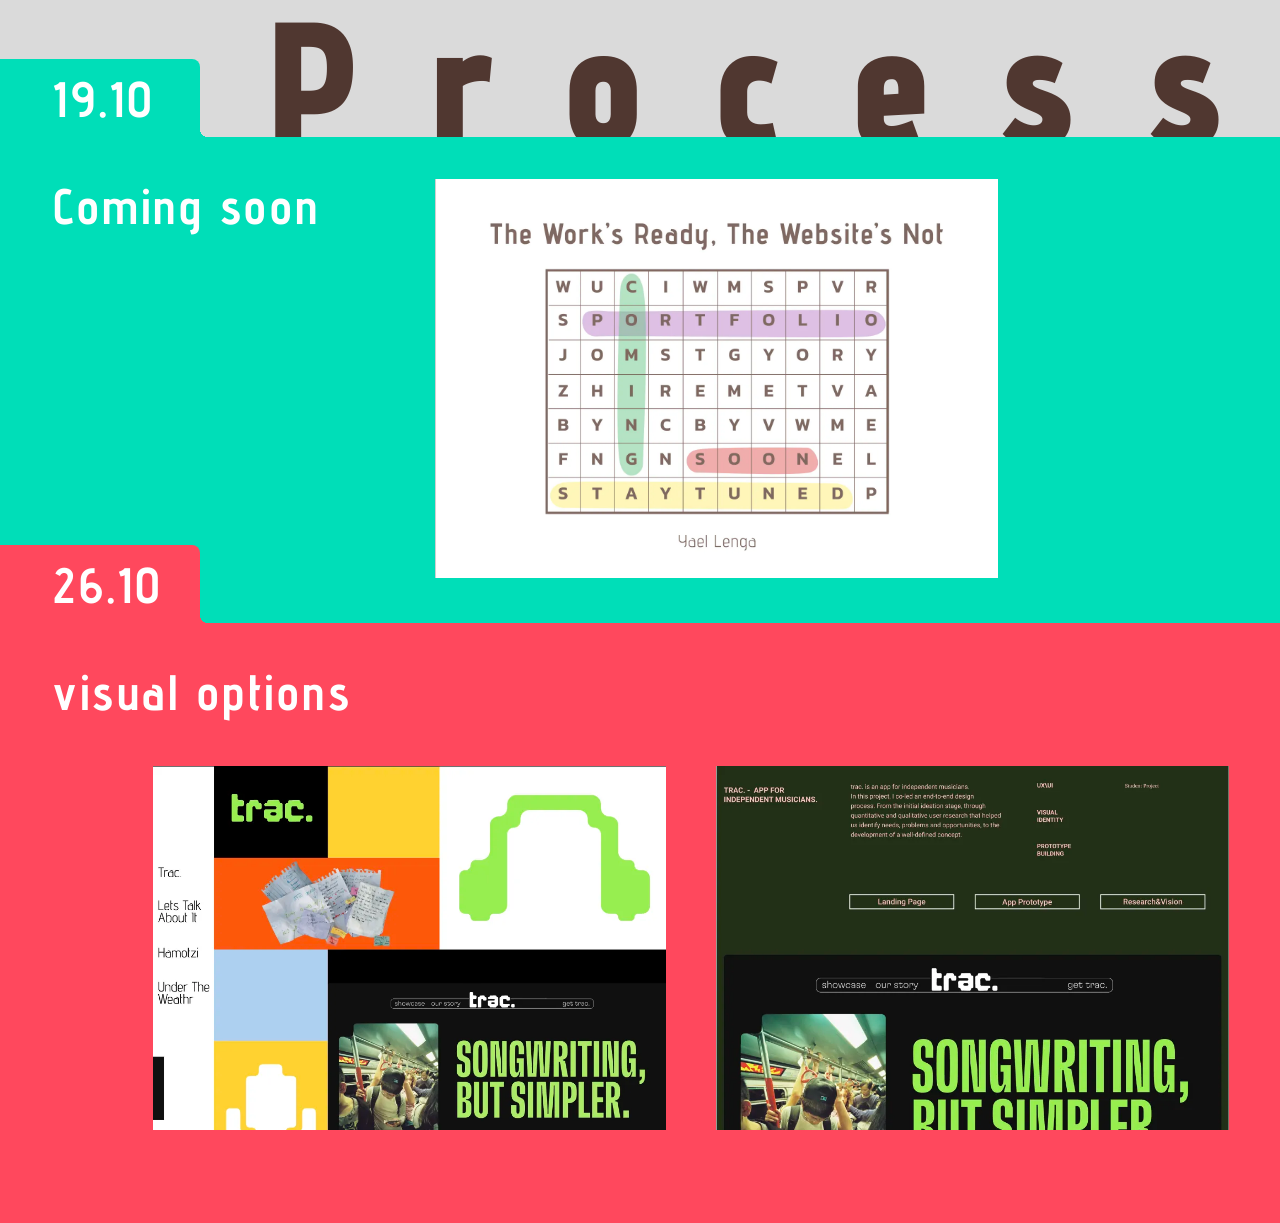
<file: process.html>
<!DOCTYPE html>
<html lang="en">
<head>
  <meta charset="UTF-8">
  <meta name="viewport" content="width=device-width, initial-scale=1">
  <title>Yael Lenga — Process</title>
  <!-- The site's icon (in the browser tab, and on a phone's home screen): Yael as a girl (Figma: node 514:5066, cropped square) -->
  <link rel="icon" type="image/png" href="images/favicon.png">
  <link rel="apple-touch-icon" href="images/apple-touch-icon.png">

  <!-- Fonts from Google Fonts: Advent Pro (all text on this page) -->
  <link rel="preconnect" href="https://fonts.googleapis.com">
  <link rel="preconnect" href="https://fonts.gstatic.com" crossorigin>
  <link href="https://fonts.googleapis.com/css2?family=Advent+Pro:wght@700;800&display=swap" rel="stylesheet">

  <link rel="stylesheet" href="styles.css">
</head>
<body>
  <header class="process-header">
    <h1 class="process-title">Process</h1>
  </header>

  <main>
    <!--
      HOW TO ADD A NEW WEEK
      1. Copy one <article> block and paste it at the bottom (after the last one).
      2. Change the date (both the datetime="" and the text), the title and the images.
      3. Pick a color: add it in styles.css under "Process entry colors",
         then use it in style="--entry-color: var(--color-entry-...)".
      One image appears next to the title; two or more appear in a row under it.
    -->

    <article class="entry" style="--entry-color: var(--color-entry-green)">
      <p class="entry-date"><time datetime="2026-10-19">19.10</time></p>
      <h2 class="entry-title">Coming soon</h2>
      <!-- Short text: coming once it's designed in Figma -->
      <div class="entry-images">
        <img src="images/process-19-10-coming-soon.webp" width="1594" height="1130" alt="The coming soon page: a word search with the words coming, soon, portfolio and stay tuned">
      </div>
    </article>

    <article class="entry" style="--entry-color: var(--color-entry-red)">
      <p class="entry-date"><time datetime="2026-10-26">26.10</time></p>
      <h2 class="entry-title">visual options</h2>
      <!-- Short text: coming once it's designed in Figma -->
      <div class="entry-images">
        <img src="images/process-26-10-option-1.webp" width="978" height="1396" loading="lazy" alt="Visual option 1: a portfolio page with colorful blocks and the trac. project">
        <img src="images/process-26-10-option-2.webp" width="930" height="1302" loading="lazy" alt="Visual option 2: a dark portfolio page presenting the trac. project">
      </div>
    </article>
  </main>
</body>
</html>
</file>
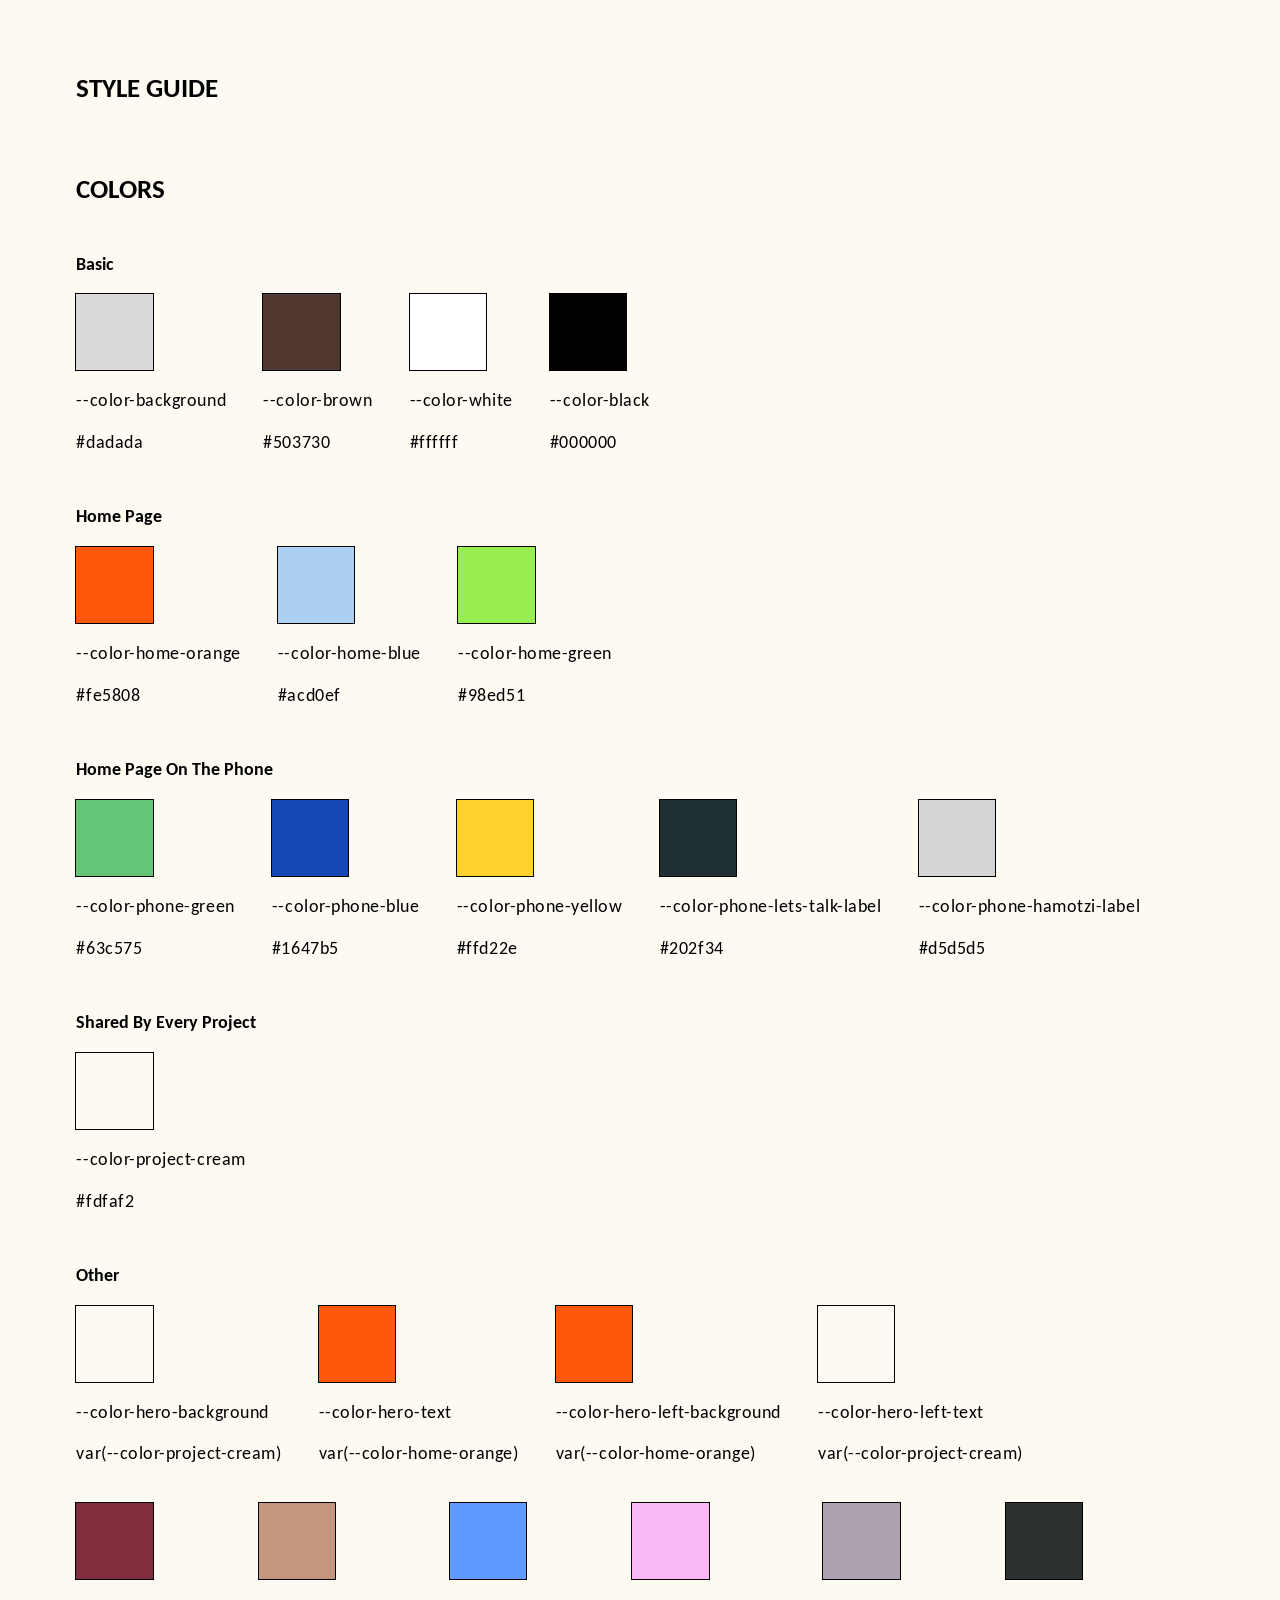
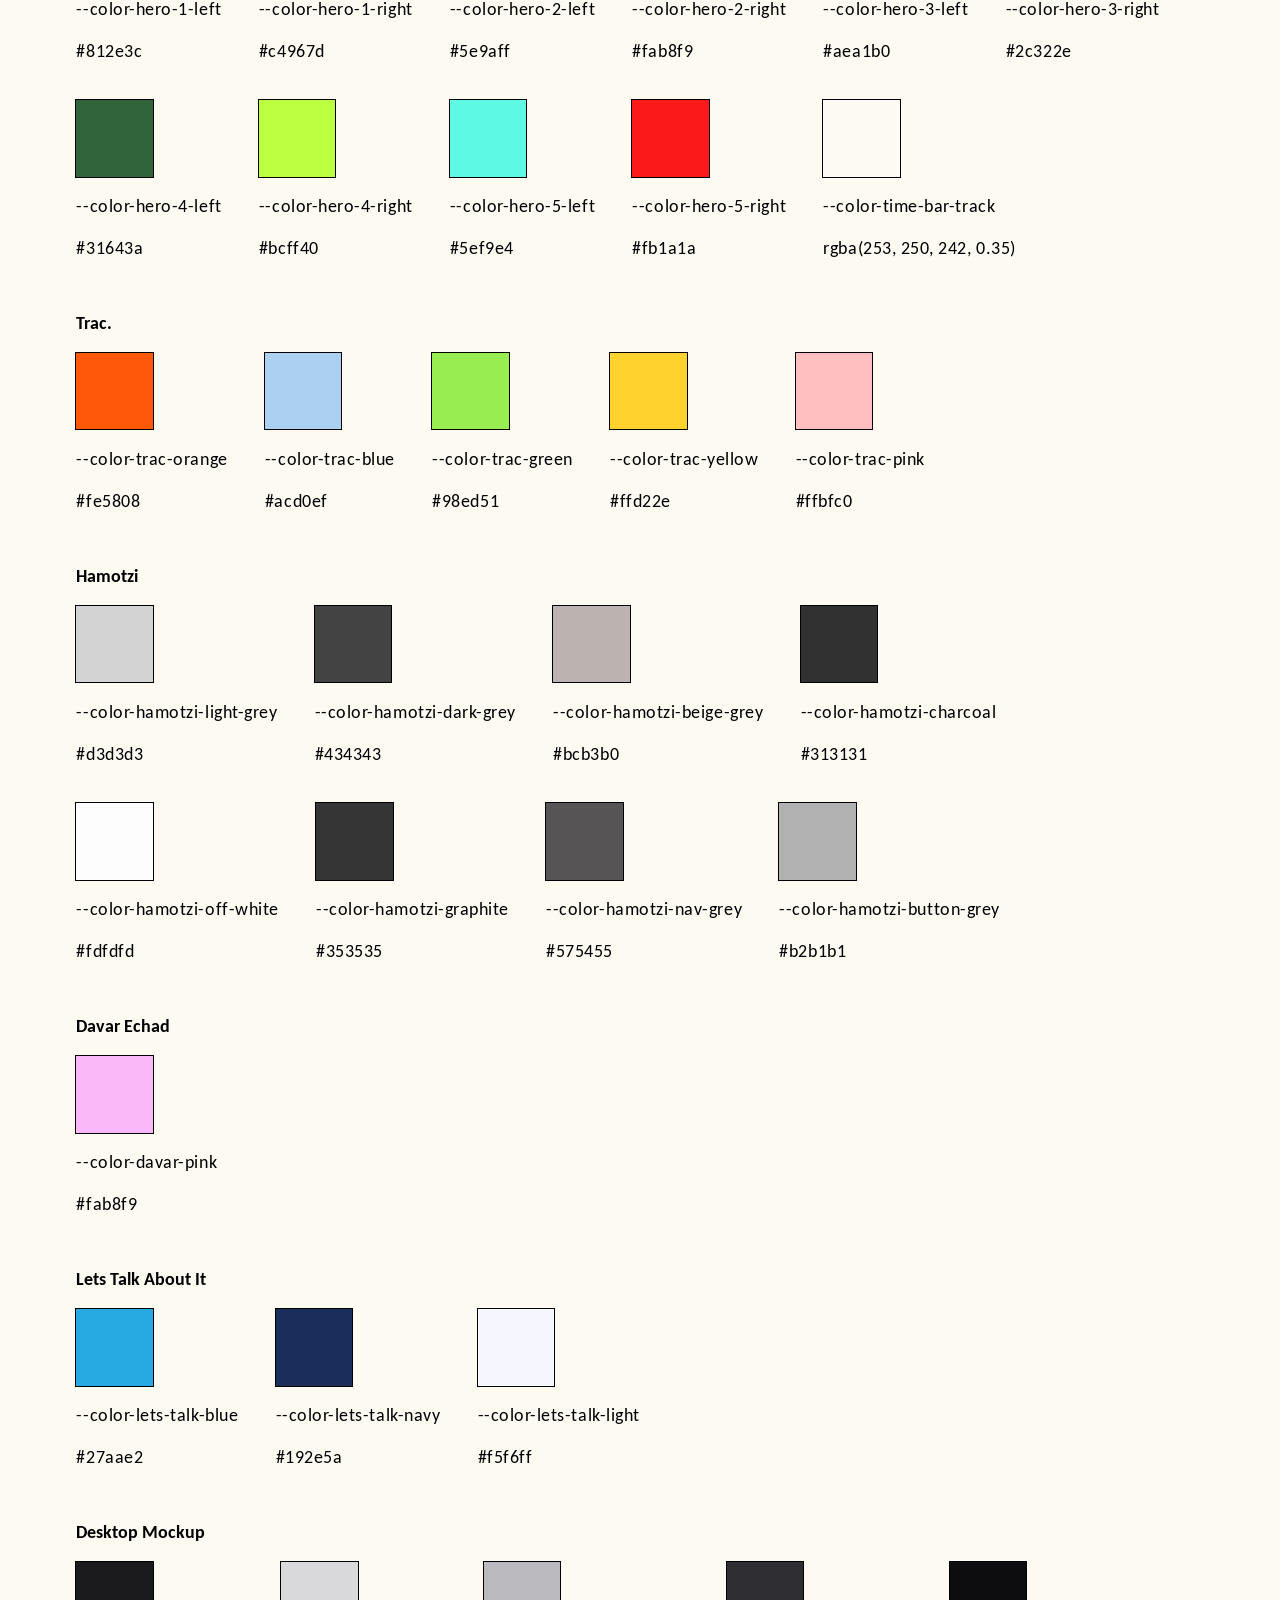
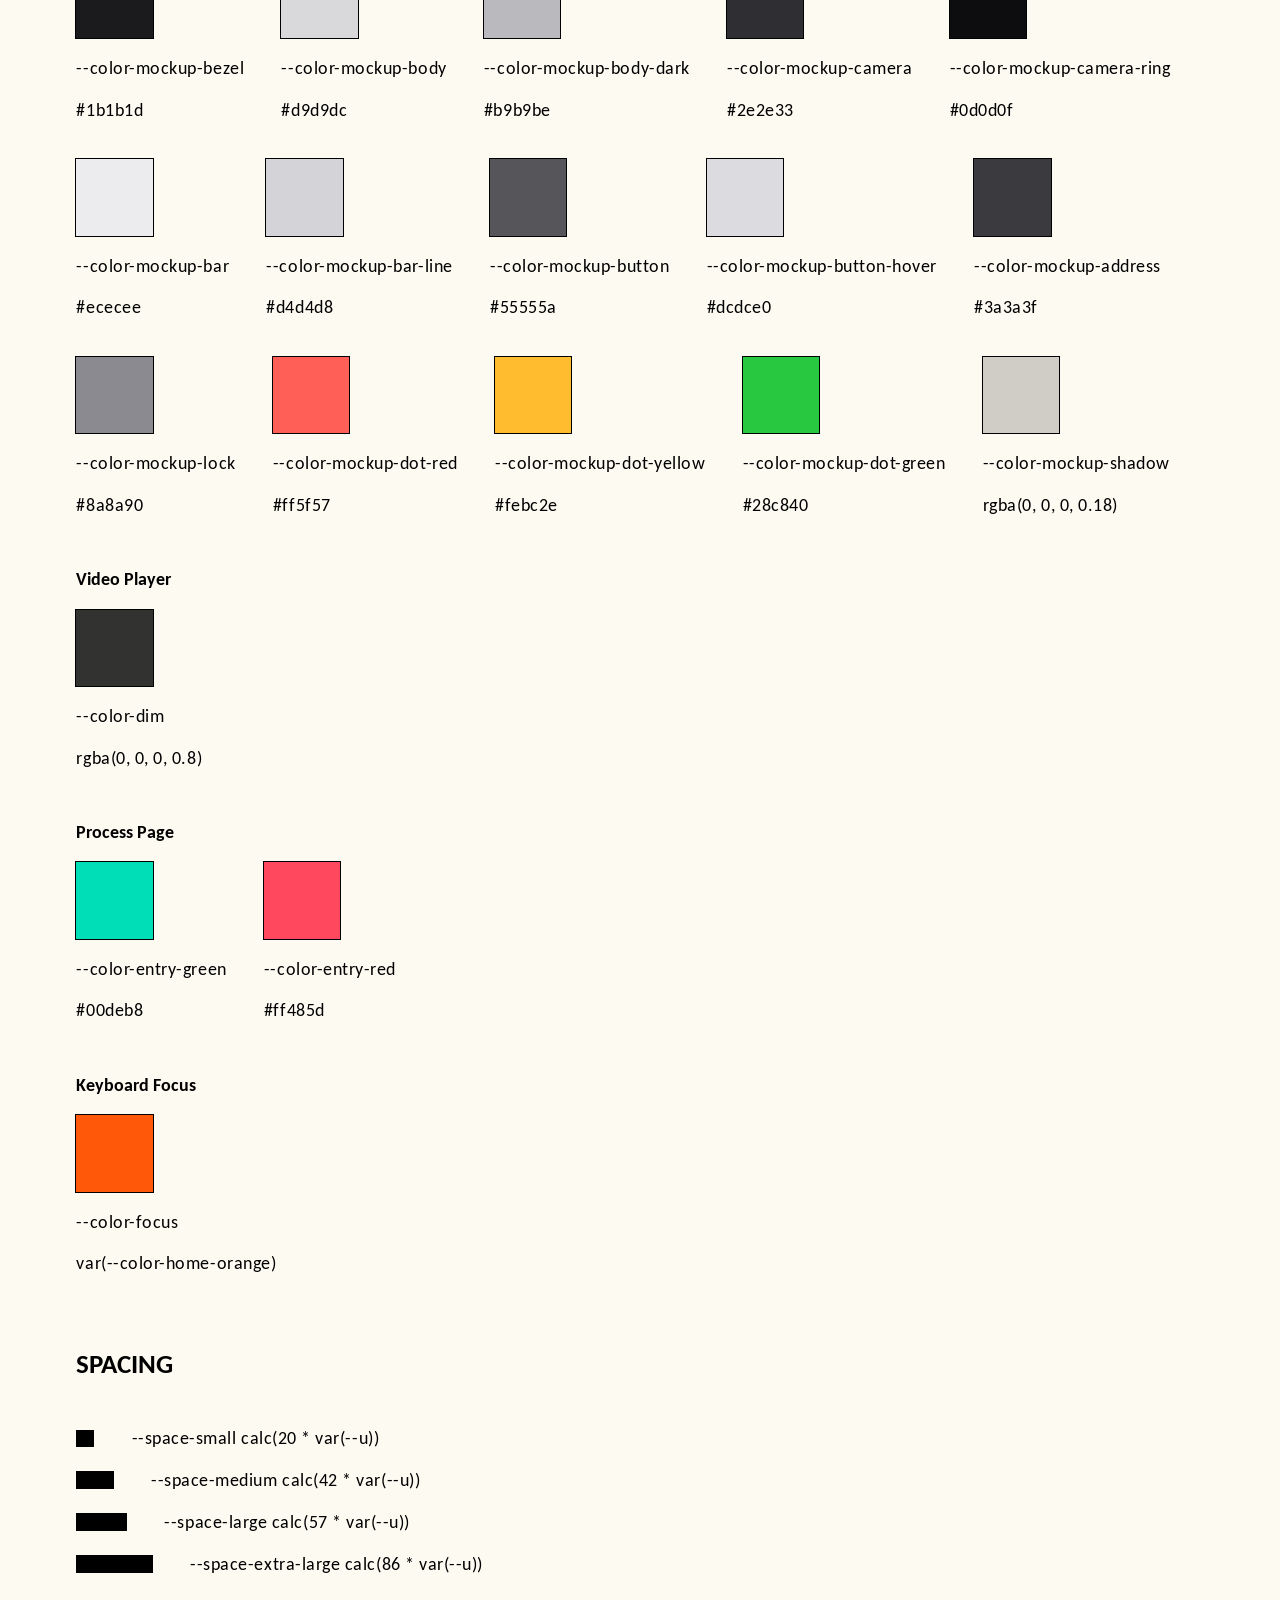
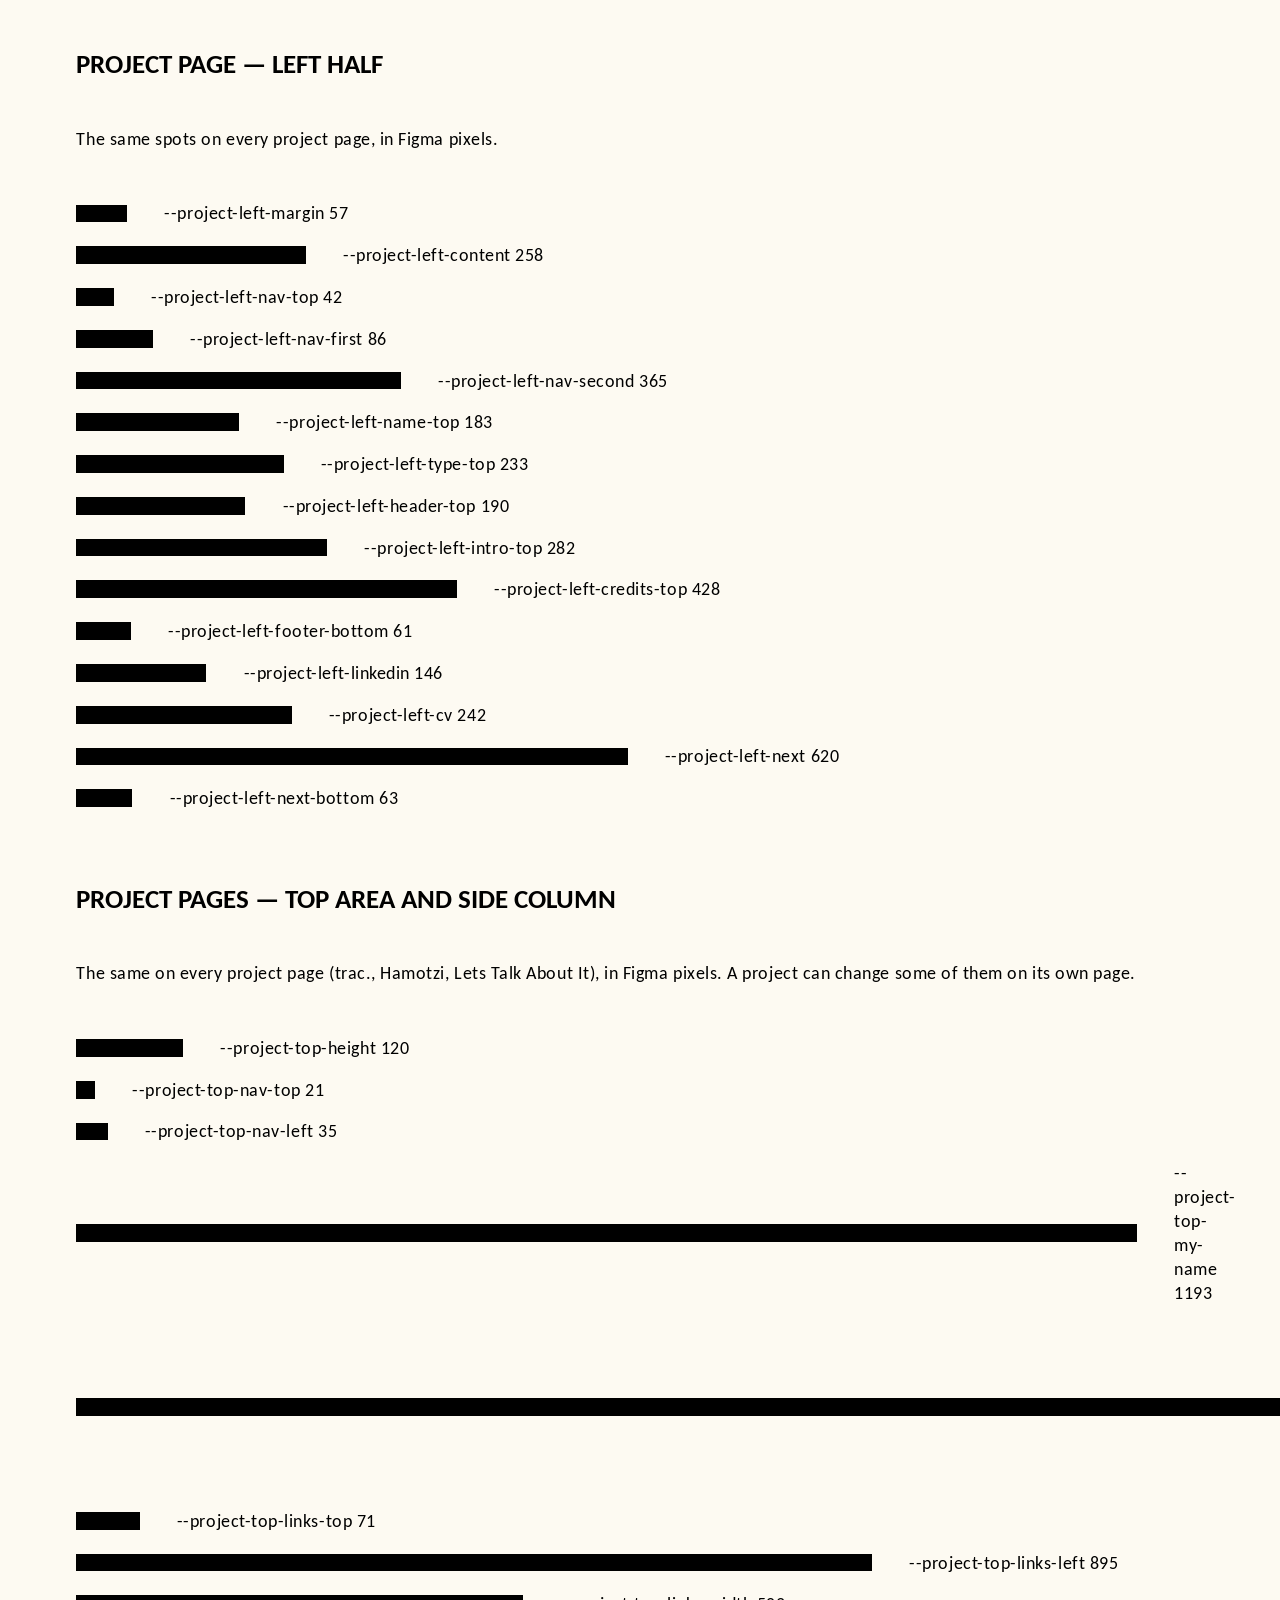
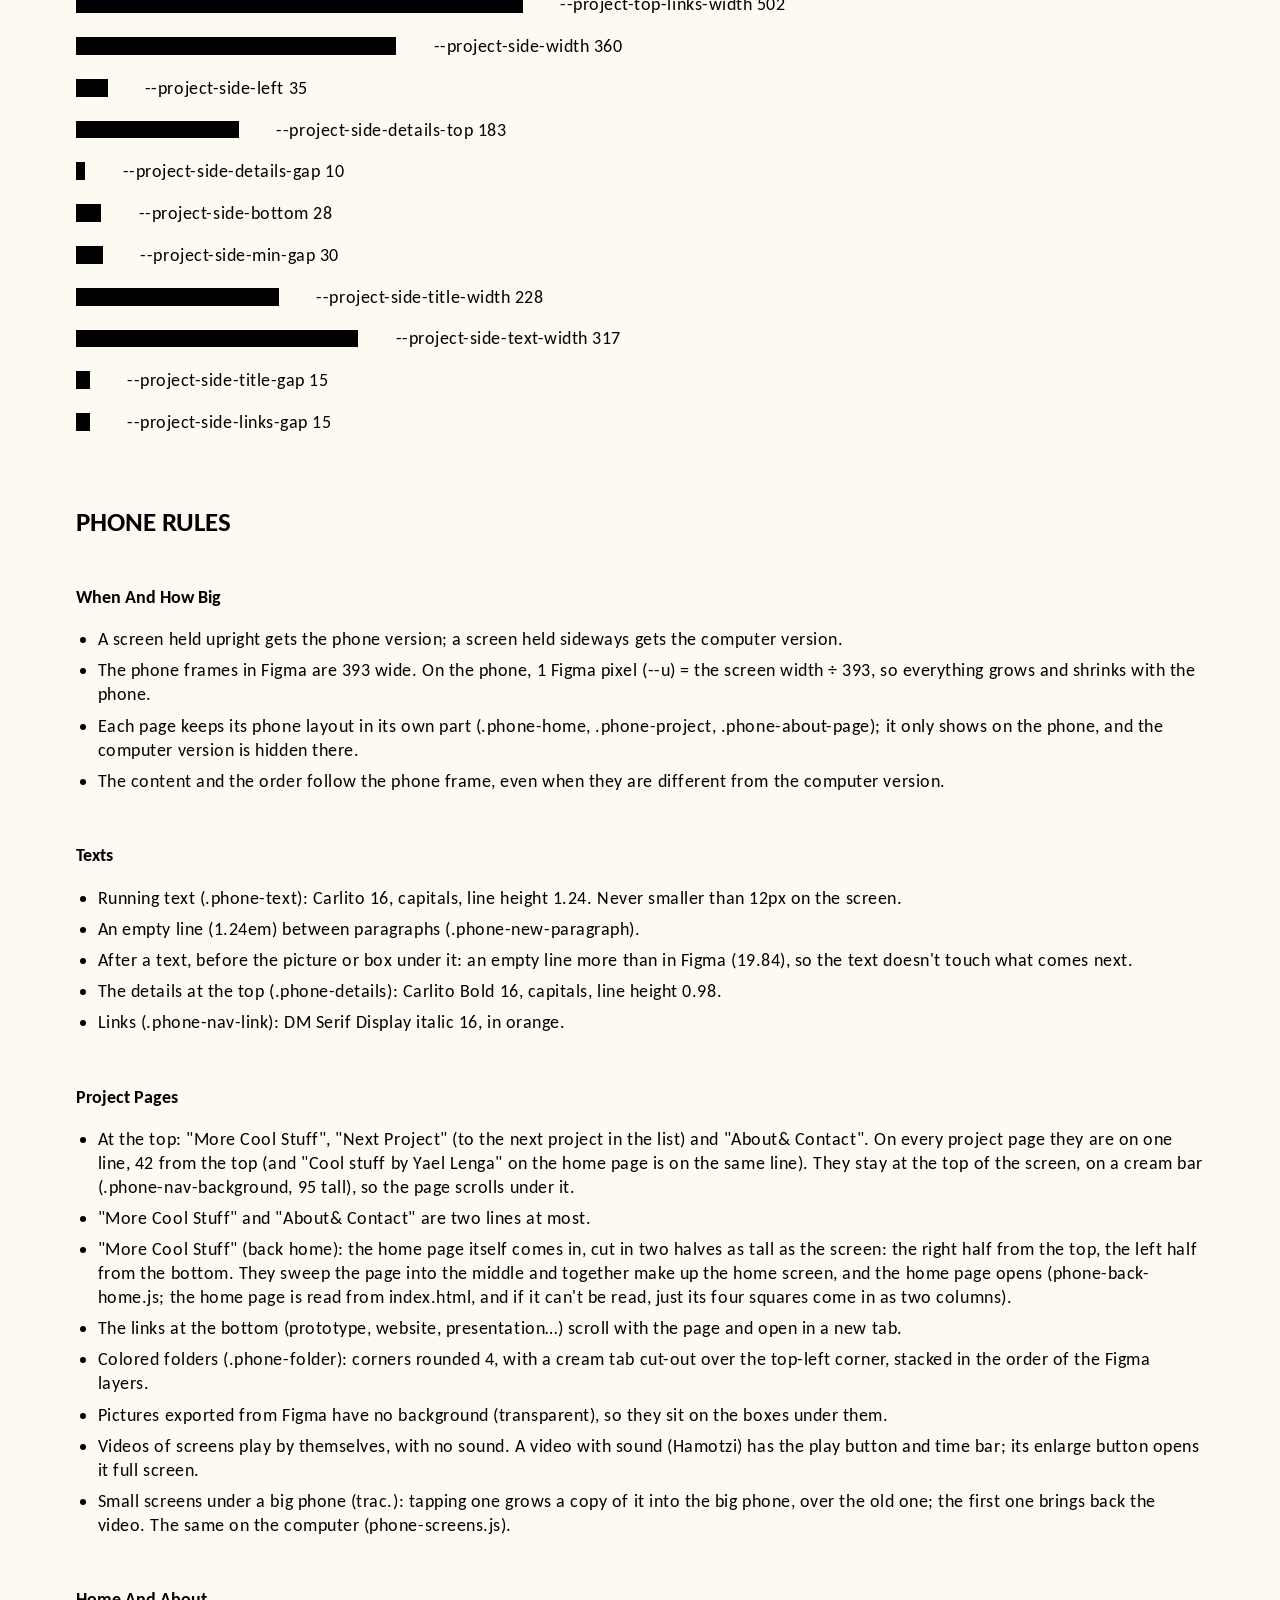
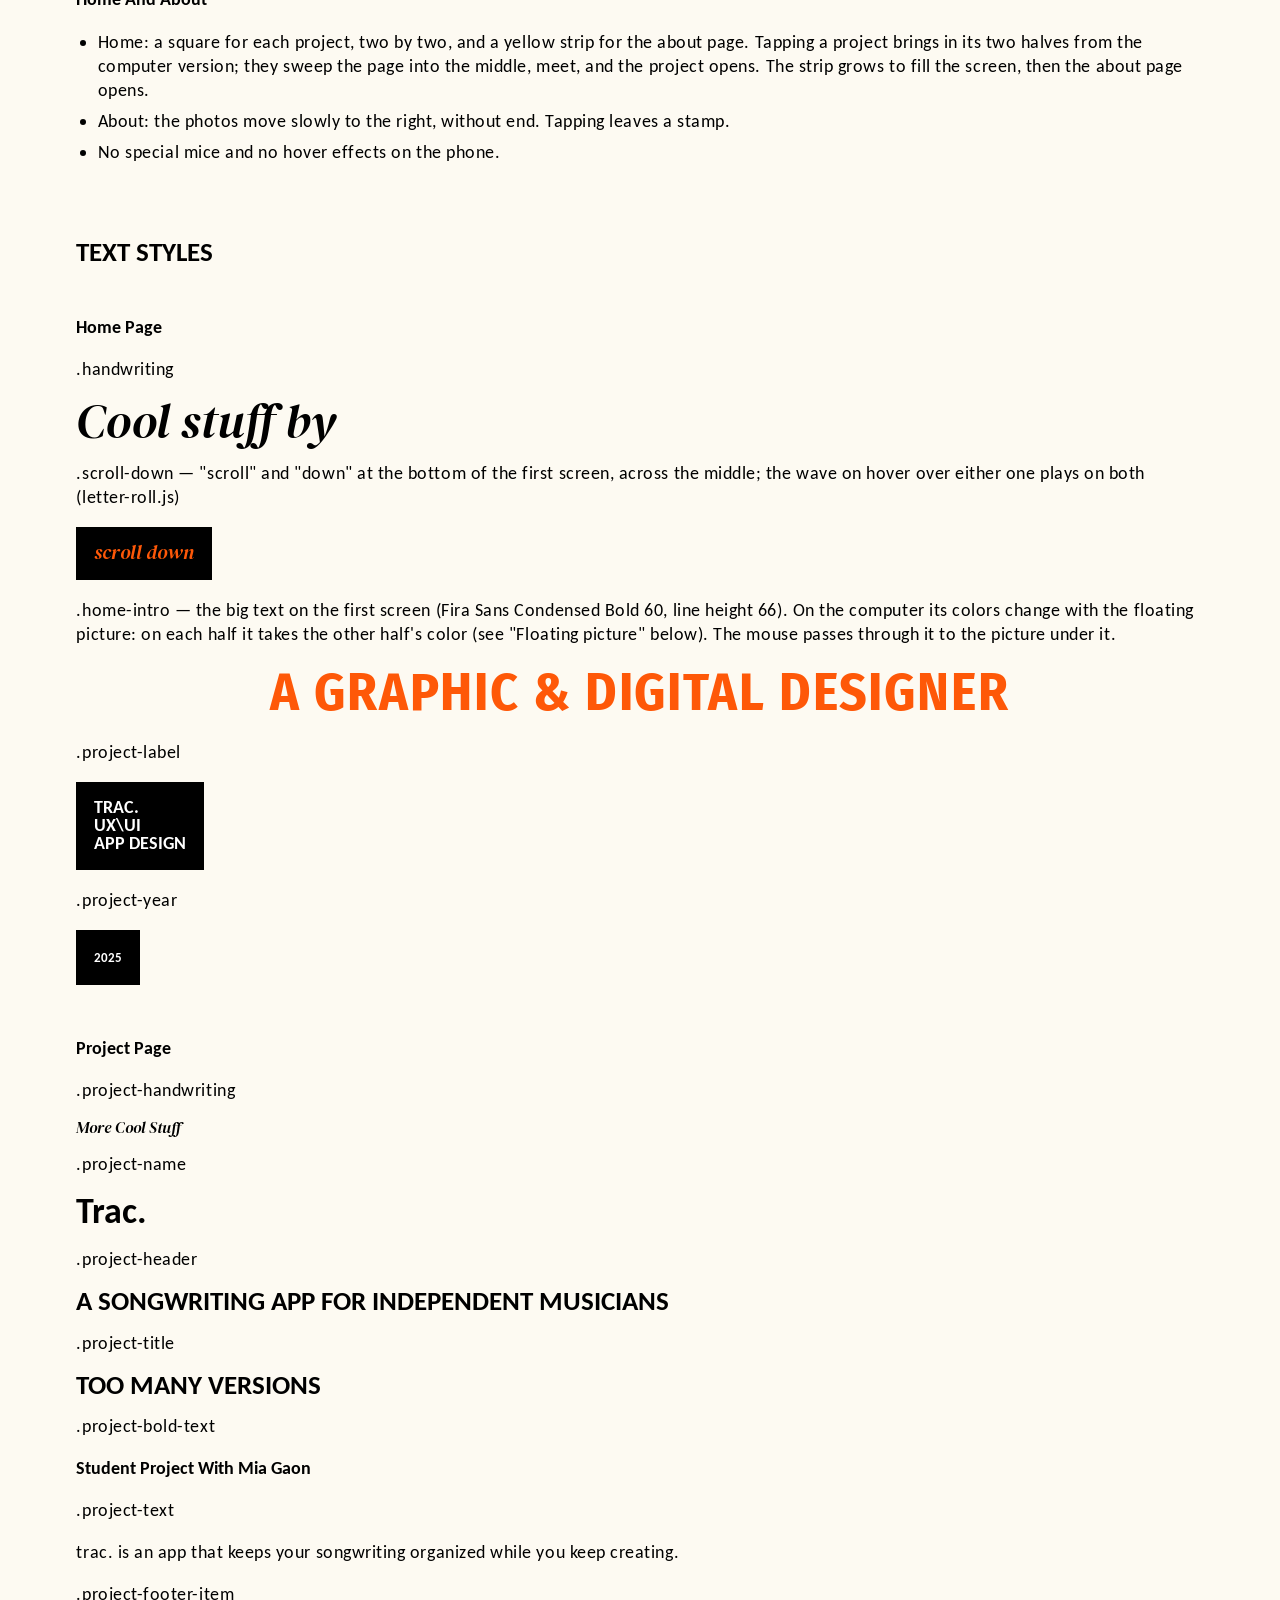
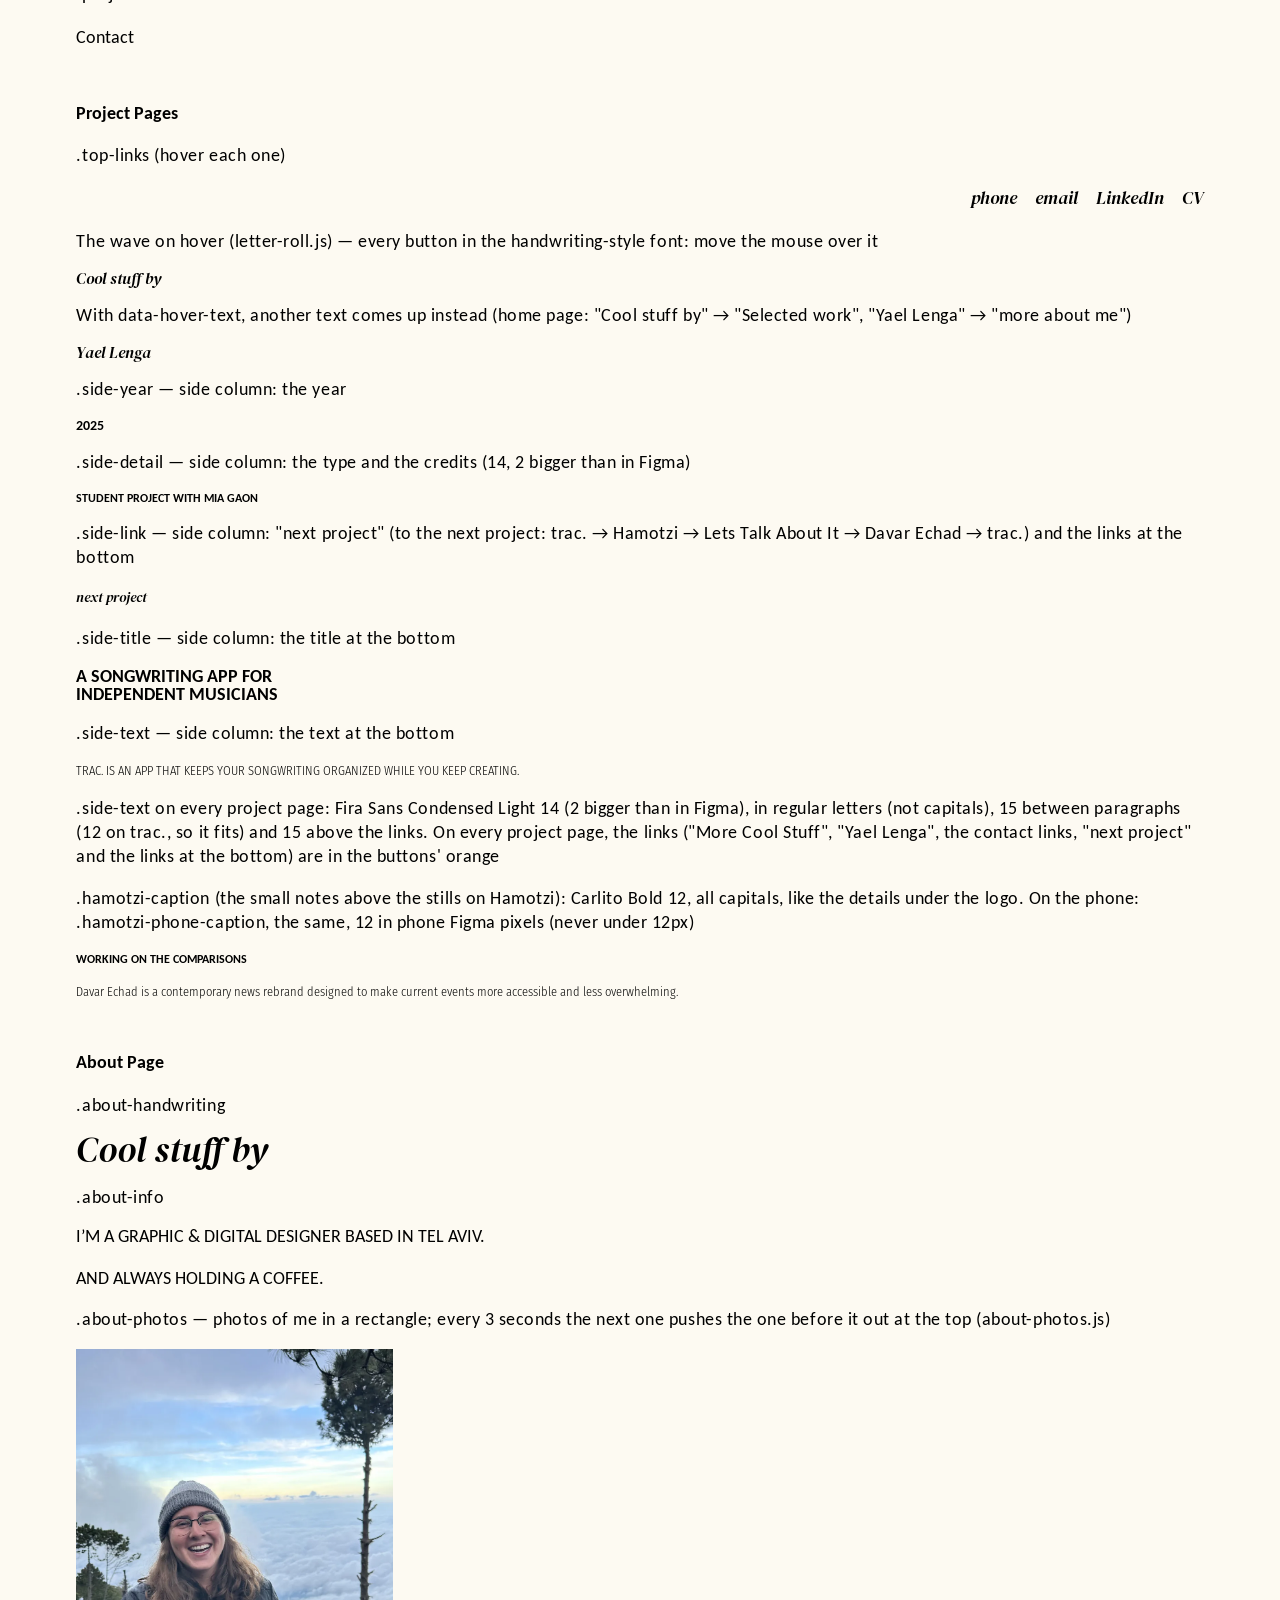
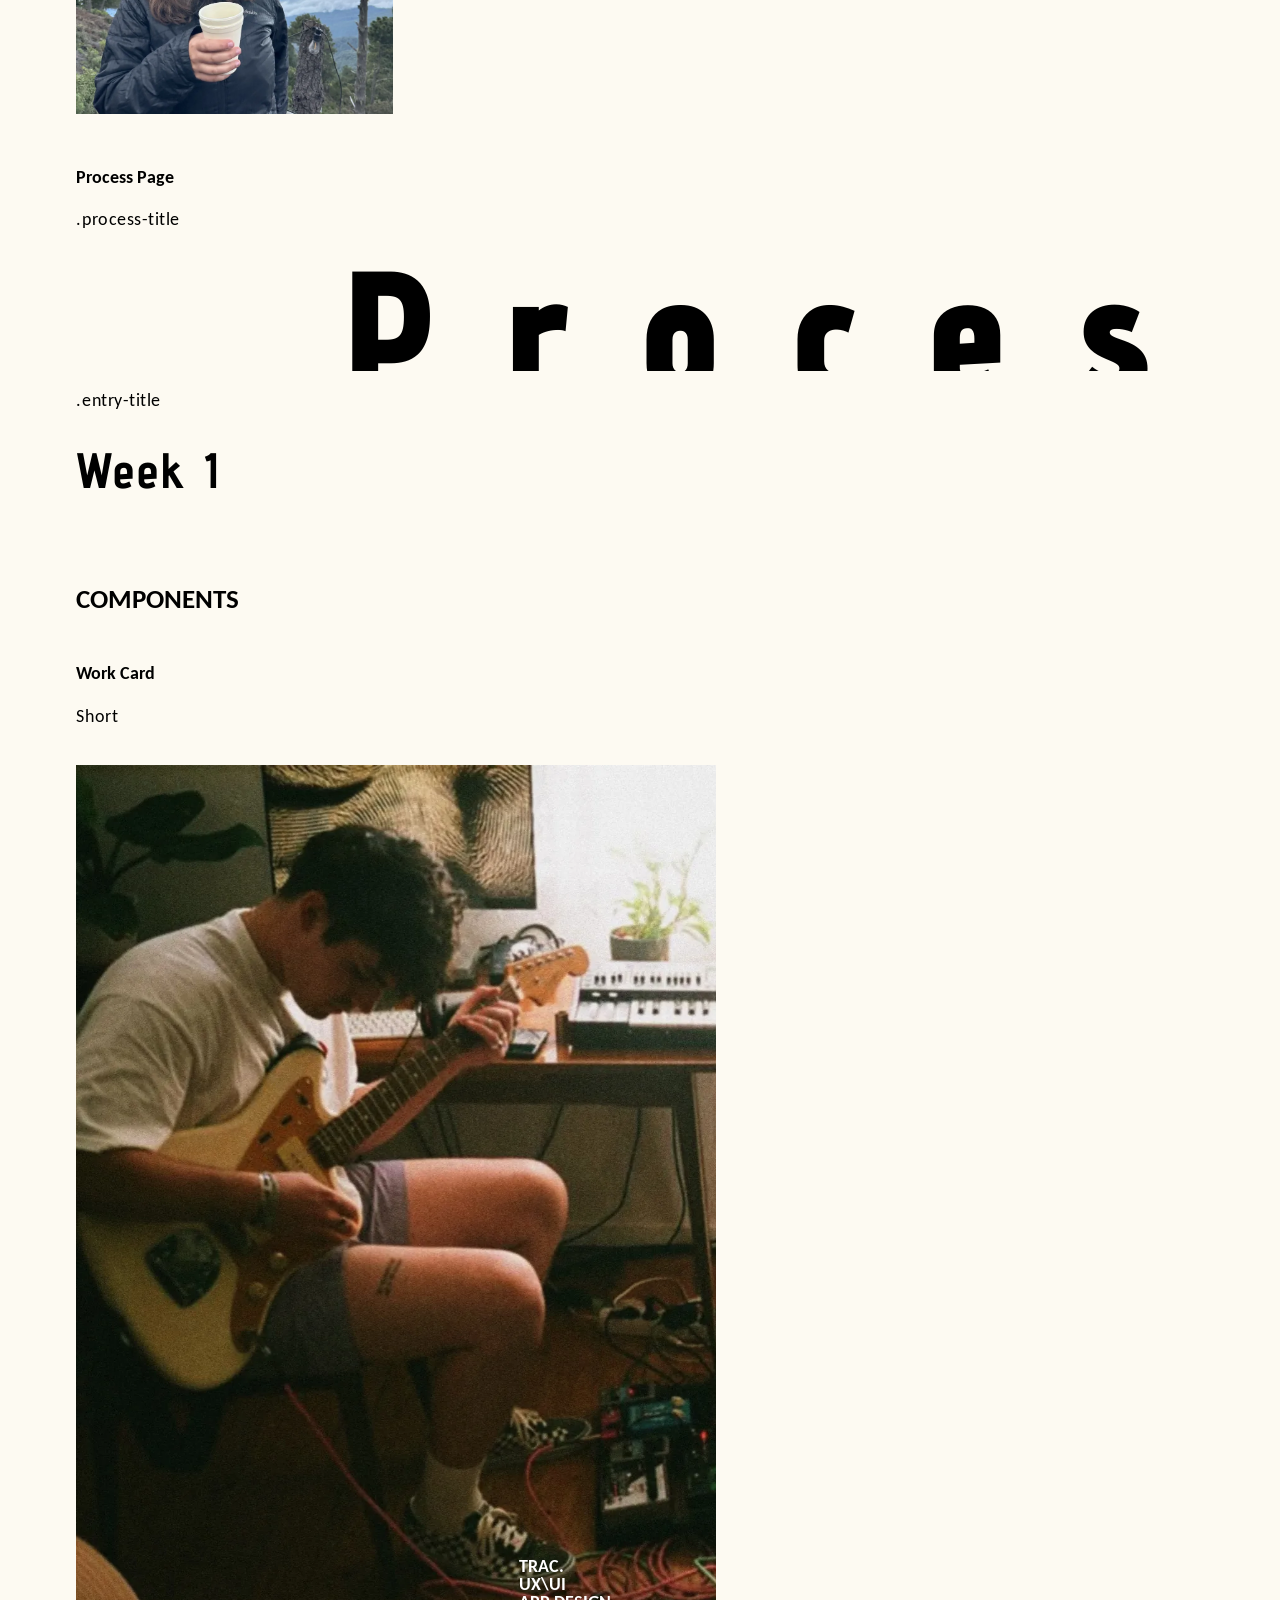
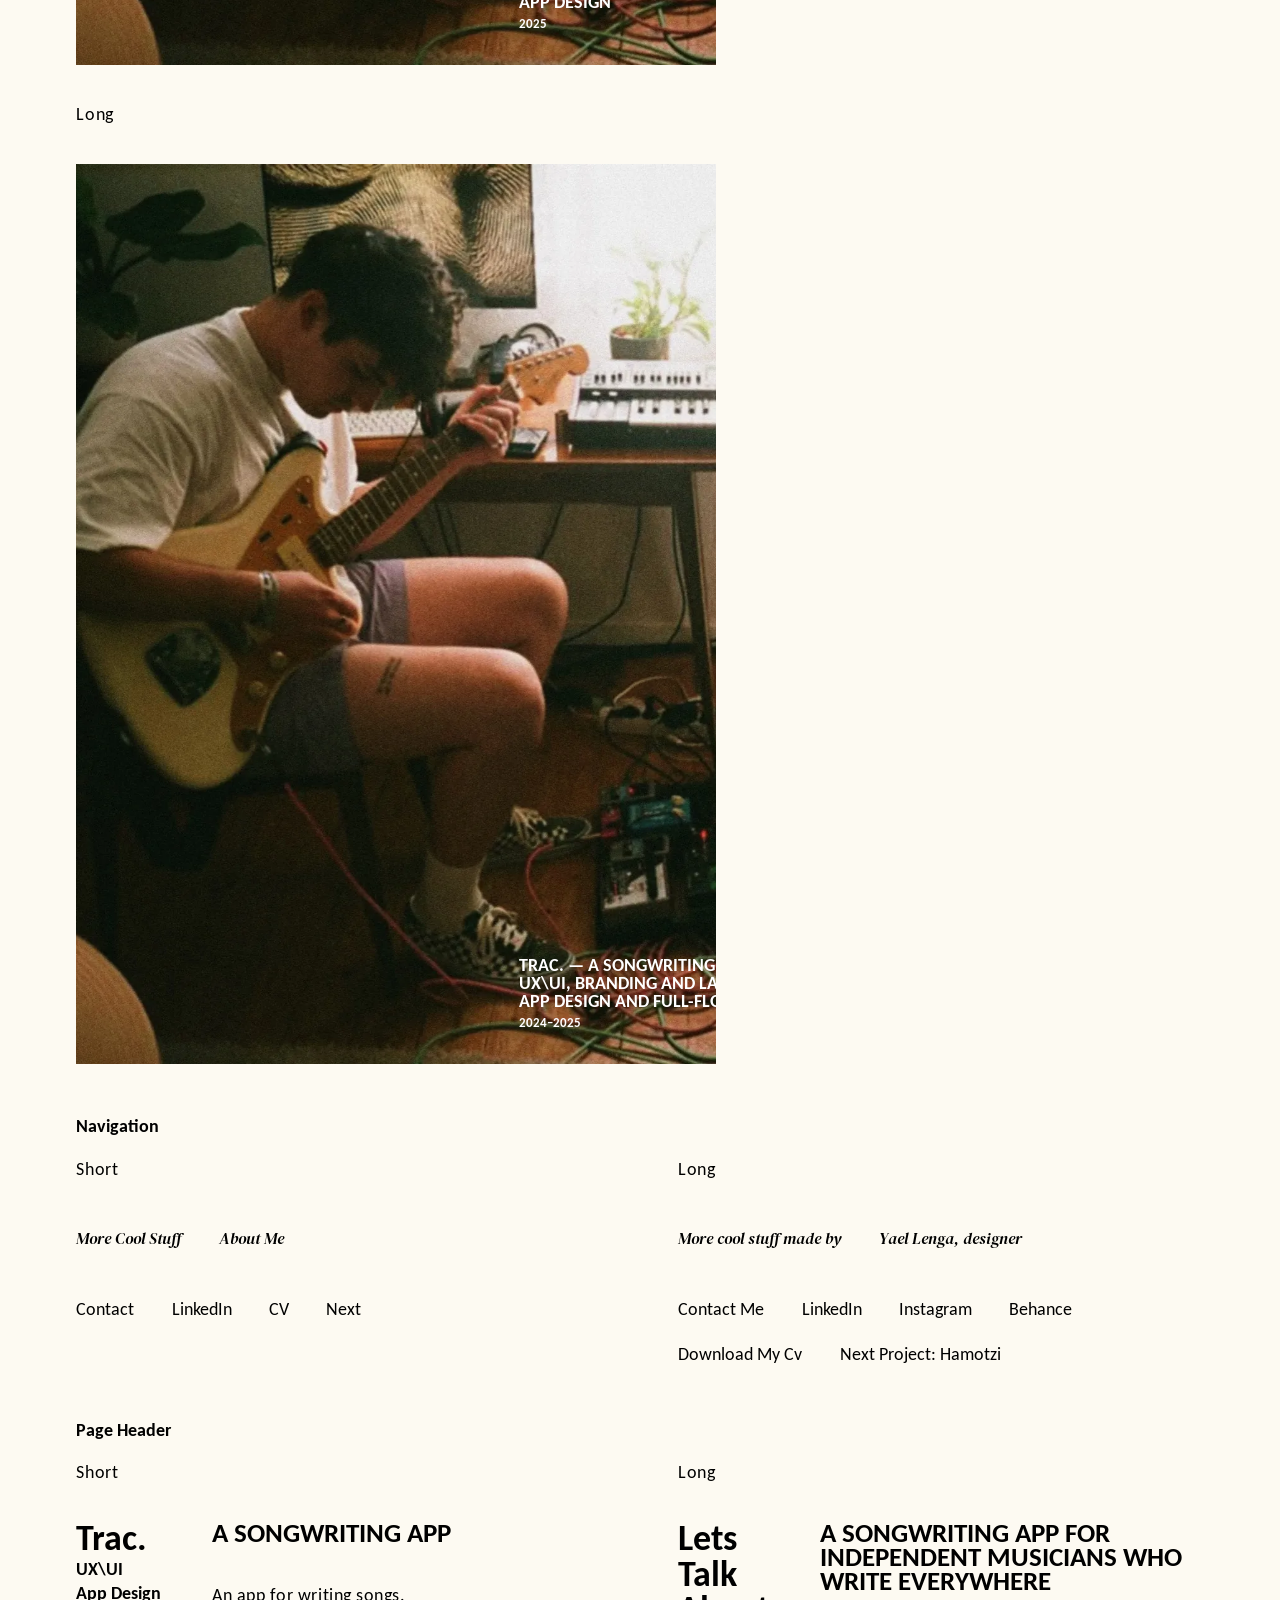
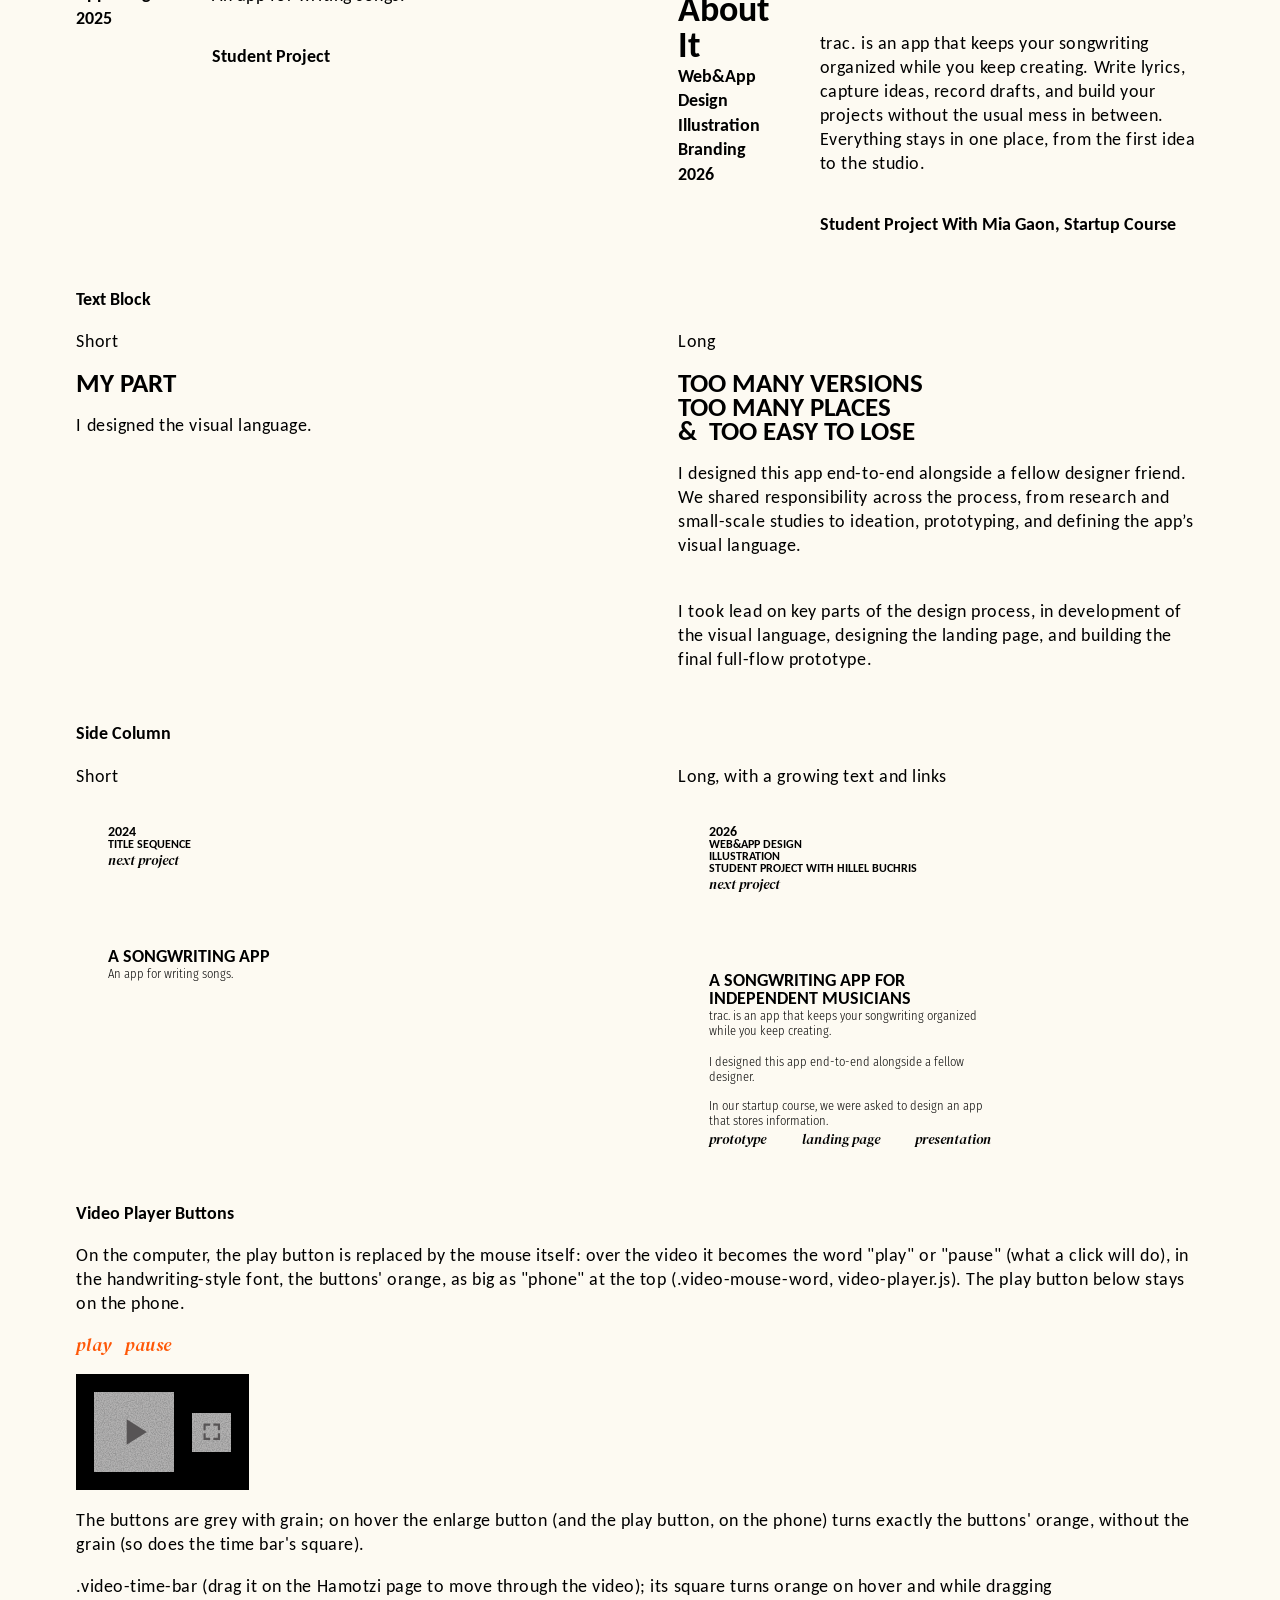
<file: styleguide.html>
<!DOCTYPE html>
<html lang="en">
<head>
  <meta charset="UTF-8">
  <meta name="viewport" content="width=device-width, initial-scale=1">
  <title>Style guide — Yael Lenga</title>
  <!-- The site's icon (in the browser tab, and on a phone's home screen): Yael as a girl (Figma: node 514:5066, cropped square) -->
  <link rel="icon" type="image/png" href="images/favicon.png">
  <link rel="apple-touch-icon" href="images/apple-touch-icon.png">

  <!-- All the site's fonts: DM Serif Display italic (the handwriting-style texts), Carlito (text), Fira Sans Condensed (the big text on the home page, the running text on the project pages), Advent Pro (Process page) -->
  <link rel="preconnect" href="https://fonts.googleapis.com">
  <link rel="preconnect" href="https://fonts.gstatic.com" crossorigin>
  <link href="https://fonts.googleapis.com/css2?family=Carlito:wght@400;700&family=DM+Serif+Display:ital@1&family=Advent+Pro:wght@700;800&family=Fira+Sans+Condensed:wght@300;700&display=swap" rel="stylesheet">

  <link rel="stylesheet" href="styles.css">
</head>
<body>

  <!-- The style guide: everything here comes from styles.css -->
  <main class="guide">

    <h1 class="project-header">Style guide</h1>

    <!-- COLORS: guide.js fills this from the color variables in styles.css -->
    <section class="guide-section">
      <h2 class="project-title">Colors</h2>
      <div id="guide-colors" class="guide-section"></div>
    </section>

    <!-- SPACING: guide.js fills this from the spacing variables in styles.css -->
    <section class="guide-section">
      <h2 class="project-title">Spacing</h2>
      <div id="guide-spacing" class="guide-group"></div>
    </section>

    <!-- PROJECT PAGE LEFT HALF: guide.js fills this from the --project-left- variables -->
    <section class="guide-section">
      <h2 class="project-title">Project page — left half</h2>
      <p class="project-text">The same spots on every project page, in Figma pixels.</p>
      <div id="guide-project-left" class="guide-group"></div>
    </section>

    <!-- PROJECT PAGES: guide.js fills this from the --project-top- and --project-side- variables -->
    <section class="guide-section">
      <h2 class="project-title">Project pages — top area and side column</h2>
      <p class="project-text">The same on every project page (trac., Hamotzi, Lets Talk About It), in Figma pixels. A project can change some of them on its own page.</p>
      <div id="guide-project-top" class="guide-group"></div>
    </section>

    <!-- PHONE RULES: what every phone page follows (written out by hand: update when a rule changes) -->
    <section class="guide-section">
      <h2 class="project-title">Phone rules</h2>

      <div class="guide-group">
        <p class="project-bold-text">When and how big</p>
        <ul class="project-text guide-rules">
          <li>A screen held upright gets the phone version; a screen held sideways gets the computer version.</li>
          <li>The phone frames in Figma are 393 wide. On the phone, 1 Figma pixel (--u) = the screen width ÷ 393, so everything grows and shrinks with the phone.</li>
          <li>Each page keeps its phone layout in its own part (.phone-home, .phone-project, .phone-about-page); it only shows on the phone, and the computer version is hidden there.</li>
          <li>The content and the order follow the phone frame, even when they are different from the computer version.</li>
        </ul>
      </div>

      <div class="guide-group">
        <p class="project-bold-text">Texts</p>
        <ul class="project-text guide-rules">
          <li>Running text (.phone-text): Carlito 16, capitals, line height 1.24. Never smaller than 12px on the screen.</li>
          <li>An empty line (1.24em) between paragraphs (.phone-new-paragraph).</li>
          <li>After a text, before the picture or box under it: an empty line more than in Figma (19.84), so the text doesn't touch what comes next.</li>
          <li>The details at the top (.phone-details): Carlito Bold 16, capitals, line height 0.98.</li>
          <li>Links (.phone-nav-link): DM Serif Display italic 16, in orange.</li>
        </ul>
      </div>

      <div class="guide-group">
        <p class="project-bold-text">Project pages</p>
        <ul class="project-text guide-rules">
          <li>At the top: "More Cool Stuff", "Next Project" (to the next project in the list) and "About&amp; Contact". On every project page they are on one line, 42 from the top (and "Cool stuff by Yael Lenga" on the home page is on the same line). They stay at the top of the screen, on a cream bar (.phone-nav-background, 95 tall), so the page scrolls under it.</li>
          <li>"More Cool Stuff" and "About&amp; Contact" are two lines at most.</li>
          <li>"More Cool Stuff" (back home): the home page itself comes in, cut in two halves as tall as the screen: the right half from the top, the left half from the bottom. They sweep the page into the middle and together make up the home screen, and the home page opens (phone-back-home.js; the home page is read from index.html, and if it can't be read, just its four squares come in as two columns).</li>
          <li>The links at the bottom (prototype, website, presentation…) scroll with the page and open in a new tab.</li>
          <li>Colored folders (.phone-folder): corners rounded 4, with a cream tab cut-out over the top-left corner, stacked in the order of the Figma layers.</li>
          <li>Pictures exported from Figma have no background (transparent), so they sit on the boxes under them.</li>
          <li>Videos of screens play by themselves, with no sound. A video with sound (Hamotzi) has the play button and time bar; its enlarge button opens it full screen.</li>
          <li>Small screens under a big phone (trac.): tapping one grows a copy of it into the big phone, over the old one; the first one brings back the video. The same on the computer (phone-screens.js).</li>
        </ul>
      </div>

      <div class="guide-group">
        <p class="project-bold-text">Home and about</p>
        <ul class="project-text guide-rules">
          <li>Home: a square for each project, two by two, and a yellow strip for the about page. Tapping a project brings in its two halves from the computer version; they sweep the page into the middle, meet, and the project opens. The strip grows to fill the screen, then the about page opens.</li>
          <li>About: the photos move slowly to the right, without end. Tapping leaves a stamp.</li>
          <li>No special mice and no hover effects on the phone.</li>
        </ul>
      </div>
    </section>

    <!-- TEXT STYLES: each class from styles.css, with its name -->
    <section class="guide-section">
      <h2 class="project-title">Text styles</h2>

      <div class="guide-group">
        <p class="project-bold-text">Home page</p>
        <p class="project-text">.handwriting</p>
        <p class="handwriting">Cool stuff by</p>
        <p class="project-text">.scroll-down — "scroll" and "down" at the bottom of the first screen, across the middle; the wave on hover over either one plays on both (letter-roll.js)</p>
        <div class="guide-dark"><p class="handwriting scroll-down">scroll down</p></div>
        <p class="project-text">.home-intro — the big text on the first screen (Fira Sans Condensed Bold 60, line height 66). On the computer its colors change with the floating picture: on each half it takes the other half's color (see "Floating picture" below). The mouse passes through it to the picture under it.</p>
        <p class="home-intro">A graphic &amp; digital designer</p>
        <p class="project-text">.project-label</p>
        <div class="guide-dark"><p class="project-label">trac.<br>ux\ui<br>app design</p></div>
        <p class="project-text">.project-year</p>
        <div class="guide-dark"><p class="project-year">2025</p></div>
      </div>

      <div class="guide-group">
        <p class="project-bold-text">Project page</p>
        <p class="project-text">.project-handwriting</p>
        <p class="project-handwriting">More Cool Stuff</p>
        <p class="project-text">.project-name</p>
        <p class="project-name">trac.</p>
        <p class="project-text">.project-header</p>
        <p class="project-header">A songwriting app for independent musicians</p>
        <p class="project-text">.project-title</p>
        <p class="project-title">too many versions</p>
        <p class="project-text">.project-bold-text</p>
        <p class="project-bold-text">student project with mia gaon</p>
        <p class="project-text">.project-text</p>
        <p class="project-text">trac. is an app that keeps your songwriting organized while you keep creating.</p>
        <p class="project-text">.project-footer-item</p>
        <p class="project-footer-item">Contact</p>
      </div>

      <div class="guide-group">
        <p class="project-bold-text">Project pages</p>
        <p class="project-text">.top-links (hover each one)</p>
        <nav class="top-links guide-top-links" aria-label="Contact (example)">
          <a class="top-link top-link-swap top-link-phone" href="tel:+972546138340" data-copied-text="number copied"><span class="top-link-label">phone</span><span class="top-link-reveal" aria-live="polite">+972546138340</span></a>
          <a class="top-link top-link-swap top-link-email" href="mailto:yael.lenga@gmail.com" data-copied-text="email copied"><span class="top-link-label">email</span><span class="top-link-reveal" aria-live="polite">yael.lenga@gmail.com</span></a>
          <a class="top-link top-link-swap top-link-linkedin" href="https://www.linkedin.com/in/yael-lenga-37ba863b9/" target="_blank" rel="noopener"><span class="top-link-label">LinkedIn</span><span class="top-link-reveal">Yael Lenga</span></a>
          <a class="top-link top-link-cv" href="CV%20Yael%20Lenga-%20portfolio.pdf" target="_blank" rel="noopener">CV</a>
        </nav>
        <p class="project-text">The wave on hover (letter-roll.js) — every button in the handwriting-style font: move the mouse over it</p>
        <p class="project-handwriting"><a class="handwriting-link" href="index.html">Cool stuff by</a></p>
        <p class="project-text">With data-hover-text, another text comes up instead (home page: "Cool stuff by" → "Selected work", "Yael Lenga" → "more about me")</p>
        <p class="project-handwriting"><a class="handwriting-link" href="about.html" data-hover-text="more about me">Yael Lenga</a></p>
        <p class="project-text">.side-year — side column: the year</p>
        <p class="side-year">2025</p>
        <p class="project-text">.side-detail — side column: the type and the credits (14, 2 bigger than in Figma)</p>
        <p class="side-detail">Student Project with Mia Gaon</p>
        <p class="project-text">.side-link — side column: "next project" (to the next project: trac. → Hamotzi → Lets Talk About It → Davar Echad → trac.) and the links at the bottom</p>
        <p><a class="side-link handwriting-link" href="hamotzi.html">next project</a></p>
        <p class="project-text">.side-title — side column: the title at the bottom</p>
        <p class="side-title guide-uppercase">A songwriting app for independent musicians</p>
        <p class="project-text">.side-text — side column: the text at the bottom</p>
        <p class="side-text guide-uppercase">trac. is an app that keeps your songwriting organized while you keep creating.</p>
        <p class="project-text">.side-text on every project page: Fira Sans Condensed Light 14 (2 bigger than in Figma), in regular letters (not capitals), 15 between paragraphs (12 on trac., so it fits) and 15 above the links. On every project page, the links ("More Cool Stuff", "Yael Lenga", the contact links, "next project" and the links at the bottom) are in the buttons' orange</p>
        <p class="project-text">.hamotzi-caption (the small notes above the stills on Hamotzi): Carlito Bold 12, all capitals, like the details under the logo. On the phone: .hamotzi-phone-caption, the same, 12 in phone Figma pixels (never under 12px)</p>
        <p class="hamotzi-caption">Working on the comparisons</p>
        <div class="davar-page"><p class="side-text">Davar Echad is a contemporary news rebrand designed to make current events more accessible and less overwhelming.</p></div>
      </div>

      <div class="guide-group">
        <p class="project-bold-text">About page</p>
        <p class="project-text">.about-handwriting</p>
        <p class="about-handwriting">Cool stuff by</p>
        <p class="project-text">.about-info</p>
        <div class="about-info"><p>I’m a graphic &amp; digital designer based in Tel Aviv.</p><p>And always holding a coffee.</p></div>
        <p class="project-text">.about-photos — photos of me in a rectangle; every 3 seconds the next one pushes the one before it out at the top (about-photos.js)</p>
        <div class="about-photos guide-about-photos">
          <div class="about-photos-track">
            <img class="about-photo" src="images/about-photo-1.webp" width="924" height="1230" alt="">
            <img class="about-photo" src="images/about-photo-2.webp" width="924" height="1233" alt="">
          </div>
        </div>
      </div>

      <div class="guide-group">
        <p class="project-bold-text">Process page</p>
        <p class="project-text">.process-title</p>
        <div class="guide-sample"><p class="process-title">Process</p></div>
        <p class="project-text">.entry-title</p>
        <p class="entry-title">Week 1</p>
      </div>
    </section>

    <!-- COMPONENTS: each one with short content and with long content -->
    <section class="guide-section">
      <h2 class="project-title">Components</h2>

      <!-- Work card: a project screen from the home page -->
      <div class="guide-group">
        <p class="project-bold-text">Work card</p>
        <div class="guide-cards">
          <p class="project-text">Short</p>
          <a class="screen screen-link guide-card" href="trac.html">
            <img class="screen-photo right-trac-photo" src="images/home-trac-photo.webp" width="1077" height="1450" loading="lazy" alt="A musician playing guitar in a home studio">
            <p class="placed pin-bottom project-label label-trac">trac.<br>ux\ui<br>app design</p>
            <p class="placed pin-bottom project-year year-trac">2025</p>
          </a>
          <p class="project-text">Long</p>
          <a class="screen screen-link guide-card" href="trac.html">
            <img class="screen-photo right-trac-photo" src="images/home-trac-photo.webp" width="1077" height="1450" loading="lazy" alt="A musician playing guitar in a home studio">
            <p class="placed pin-bottom project-label label-trac">trac. — a songwriting app for independent musicians<br>ux\ui, branding and landing page<br>app design and full-flow prototype</p>
            <p class="placed pin-bottom project-year year-trac">2024–2025</p>
          </a>
        </div>
      </div>

      <!-- Navigation: the links at the top and bottom of a project page -->
      <div class="guide-group">
        <p class="project-bold-text">Navigation</p>
        <div class="guide-pair">
          <div class="guide-nav">
            <p class="project-text">Short</p>
            <div class="guide-nav-row">
              <a class="project-handwriting handwriting-link" href="index.html">More Cool Stuff</a>
              <a class="project-handwriting handwriting-link" href="about.html" data-hover-text="Yael Lenga">About Me</a>
            </div>
            <div class="guide-nav-row">
              <p class="project-footer-item">Contact</p>
              <p class="project-footer-item">LinkedIn</p>
              <p class="project-footer-item">CV</p>
              <p class="project-footer-item">Next</p>
            </div>
          </div>
          <div class="guide-nav">
            <p class="project-text">Long</p>
            <div class="guide-nav-row">
              <a class="project-handwriting handwriting-link" href="index.html">More cool stuff made by</a>
              <a class="project-handwriting handwriting-link" href="about.html">Yael Lenga, designer</a>
            </div>
            <div class="guide-nav-row">
              <p class="project-footer-item">Contact Me</p>
              <p class="project-footer-item">LinkedIn</p>
              <p class="project-footer-item">Instagram</p>
              <p class="project-footer-item">Behance</p>
              <p class="project-footer-item">Download My Cv</p>
              <p class="project-footer-item">Next Project: Hamotzi</p>
            </div>
          </div>
        </div>
      </div>

      <!-- Page header: the top of a project page -->
      <div class="guide-group">
        <p class="project-bold-text">Page header</p>
        <div class="guide-pair">
          <div class="guide-stack">
            <p class="project-text">Short</p>
            <div class="guide-page-header">
              <div>
                <h3 class="project-name">trac.</h3>
                <p class="project-bold-text">uX\uI<br>app design<br>2025</p>
              </div>
              <div class="guide-stack">
                <p class="project-header">A songwriting app</p>
                <p class="project-text">An app for writing songs.</p>
                <p class="project-bold-text">student project</p>
              </div>
            </div>
          </div>
          <div class="guide-stack">
            <p class="project-text">Long</p>
            <div class="guide-page-header">
              <div>
                <h3 class="project-name">Lets talk about it</h3>
                <p class="project-bold-text">web&amp;app design<br>illustration<br>branding<br>2026</p>
              </div>
              <div class="guide-stack">
                <p class="project-header">A songwriting app for independent musicians who write everywhere</p>
                <p class="project-text">trac. is an app that keeps your songwriting organized while you keep creating. Write lyrics, capture ideas, record drafts, and build your projects without the usual mess in between. Everything stays in one place, from the first idea to the studio.</p>
                <p class="project-bold-text">student project with mia gaon, startup course</p>
              </div>
            </div>
          </div>
        </div>
      </div>

      <!-- Text block: a title and running text, like in the right half of a project page -->
      <div class="guide-group">
        <p class="project-bold-text">Text block</p>
        <div class="guide-pair">
          <div class="guide-text-block">
            <p class="project-text">Short</p>
            <h3 class="project-title">My part</h3>
            <p class="project-text">I designed the visual language.</p>
          </div>
          <div class="guide-text-block">
            <p class="project-text">Long</p>
            <h3 class="project-title">too many versions<br>too many places<br>&amp;&nbsp; too easy to lose</h3>
            <p class="project-text">I designed this app end-to-end alongside a fellow designer friend. We shared responsibility across the process, from research and small-scale studies to ideation, prototyping, and defining the app’s visual language.</p>
            <p class="project-text">I took lead on key parts of the design process, in development of the visual language, designing the landing page, and building the final full-flow prototype.</p>
          </div>
        </div>
      </div>

      <!-- Side column (project pages): the details at the top, the title, text and links at the bottom.
           A text that grows (.side-text-stack, trac. and Lets Talk About It): on the page, when a paragraph's picture is reached, it opens under the text, 15 below it, and pushes the text and the title up (scroll-text.js). Here all of it is open. -->
      <div class="guide-group">
        <p class="project-bold-text">Side column</p>
        <div class="guide-pair">
          <div class="guide-stack">
            <p class="project-text">Short</p>
            <div class="guide-side-column">
              <div class="side-details">
                <p class="side-year">2024</p>
                <p class="side-detail">title sequence</p>
                <a class="side-link handwriting-link" href="lets-talk.html">next project</a>
              </div>
              <div class="side-about">
                <h3 class="side-title">A songwriting app</h3>
                <p class="side-text">An app for writing songs.</p>
              </div>
            </div>
          </div>
          <div class="guide-stack">
            <p class="project-text">Long, with a growing text and links</p>
            <div class="guide-side-column">
              <div class="side-details">
                <p class="side-year">2026</p>
                <p class="side-detail">web&amp;app design<br>illustration</p>
                <p class="side-detail">student project with Hillel Buchris</p>
                <a class="side-link handwriting-link" href="trac.html">next project</a>
              </div>
              <div class="side-about">
                <h3 class="side-title">A songwriting app for independent musicians</h3>
                <div class="side-text-stack">
                  <p class="side-text">trac. is an app that keeps your songwriting organized while you keep creating.
                    <span class="side-new-paragraph">I designed this app end-to-end alongside a fellow designer.</span></p>
                  <div class="side-text-more is-shown">
                    <p class="side-text">In our startup course, we were asked to design an app that stores information.</p>
                  </div>
                </div>
                <nav class="side-links" aria-label="Links (example)">
                  <a class="side-link handwriting-link">prototype</a>
                  <a class="side-link handwriting-link">landing page</a>
                  <a class="side-link handwriting-link">presentation</a>
                </nav>
              </div>
            </div>
          </div>
        </div>
      </div>

      <!-- Video player buttons (Hamotzi page): move the mouse over them to see them turn orange -->
      <div class="guide-group guide-hamotzi">
        <p class="project-bold-text">Video player buttons</p>
        <p class="project-text">On the computer, the play button is replaced by the mouse itself: over the video it becomes the word "play" or "pause" (what a click will do), in the handwriting-style font, the buttons' orange, as big as "phone" at the top (.video-mouse-word, video-player.js). The play button below stays on the phone.</p>
        <p class="project-text"><span class="video-mouse-word is-visible" style="position: static; transform: none">play</span> &nbsp; <span class="video-mouse-word is-visible" style="position: static; transform: none">pause</span></p>
        <div class="guide-video-buttons">
          <button class="video-button guide-video-button guide-video-play" type="button" aria-label="Play (sample)">
            <svg viewBox="0 0 24 24" aria-hidden="true"><path d="M8 5v14l11-7z" fill="currentColor"/></svg>
          </button>
          <button class="video-button guide-video-button guide-video-enlarge" type="button" aria-label="Enlarge (sample)">
            <svg viewBox="0 0 24 24" aria-hidden="true" fill="none" stroke="currentColor" stroke-width="2.4" stroke-linecap="square"><path d="M4 9V4h5M15 4h5v5M20 15v5h-5M9 20H4v-5"/></svg>
          </button>
        </div>
        <p class="project-text">The buttons are grey with grain; on hover the enlarge button (and the play button, on the phone) turns exactly the buttons' orange, without the grain (so does the time bar's square).</p>
        <p class="project-text">.video-time-bar (drag it on the Hamotzi page to move through the video); its square turns orange on hover and while dragging</p>
        <div class="guide-time-bar">
          <div class="video-time-bar" style="--played: 0.4" aria-hidden="true">
            <div class="video-time-track"><div class="video-time-played"></div></div>
            <div class="video-time-handle"></div>
          </div>
        </div>
      </div>

      <!-- Floating picture (home page, first screen, computer): the five pictures in the order they come,
           each on its screen's two colors (left half / right half) -->
      <div class="guide-group">
        <p class="project-bold-text">Floating picture (home)</p>
        <p class="project-text">Floats around the first screen like the old DVD screen saver; at each edge it bounces back, changes to the next picture, and the screen changes to that picture's two colors. With the mouse over it, it freezes, and as the mouse comes onto it "scroll down" plays its whole wave once (up and back); clicking it opens its project's page (table and knife: Hamotzi; computer: trac.; phone: Lets Talk About It; newspaper: Davar Echad) (bouncing-picture.js).</p>
        <p class="project-text">All five pictures are on the page from the start, each at its own size, and only one shows: at an edge the next one takes its place in the same moment, against the edge that was hit and centered where the old one was, so it never jumps. Speed: --bouncing-picture-speed (180 Figma pixels a second).</p>
        <div class="guide-bounce">
          <div class="guide-bounce-item" style="--hero-left: var(--color-hero-1-left); --hero-right: var(--color-hero-1-right)"><img src="images/tail/1.webp" loading="lazy" alt="Picture 1"></div>
          <div class="guide-bounce-item" style="--hero-left: var(--color-hero-2-left); --hero-right: var(--color-hero-2-right)"><img src="images/tail/2.webp" loading="lazy" alt="Picture 2"></div>
          <div class="guide-bounce-item" style="--hero-left: var(--color-hero-3-left); --hero-right: var(--color-hero-3-right)"><img src="images/tail/3.webp" loading="lazy" alt="Picture 3"></div>
          <div class="guide-bounce-item" style="--hero-left: var(--color-hero-4-left); --hero-right: var(--color-hero-4-right)"><img src="images/tail/4.webp" loading="lazy" alt="Picture 4"></div>
          <div class="guide-bounce-item" style="--hero-left: var(--color-hero-5-left); --hero-right: var(--color-hero-5-right)"><img src="images/tail/5.webp" loading="lazy" alt="Picture 5"></div>
        </div>
      </div>

      <!-- Home page on the phone: the texts, the project squares and the about strip (same classes as index.html) -->
      <div class="guide-group">
        <p class="project-bold-text">Home page on the phone</p>
        <p class="project-text">.phone-tile and .phone-about — tapping a square brings in the project's two halves from the computer version; they sweep the page into the middle and meet there, then the project opens. The yellow strip grows to fill the screen, then the about page opens (phone-home.js).</p>
        <div class="phone-home guide-phone-home">
          <p class="placed phone-handwriting phone-cool-stuff"><a href="index.html">Cool stuff by</a></p>
          <p class="placed phone-handwriting phone-my-name"><a href="about.html">Yael Lenga</a></p>
          <p class="placed phone-intro">A graphic &amp; digital designer who makes complex designs feel effortless</p>
          <div class="placed box phone-tile phone-tile-lets-talk"><img class="phone-tile-picture phone-picture-lets-talk" src="images/phone-tile-lets-talk.svg" width="94" height="94" loading="lazy" alt=""><span class="phone-tile-label">lets talk about it</span></div>
          <div class="placed box phone-tile phone-tile-hamotzi"><img class="phone-tile-picture phone-picture-hamotzi" src="images/phone-tile-hamotzi.webp" width="628" height="179" loading="lazy" alt=""><span class="phone-tile-label">hamotzi</span></div>
          <div class="placed box phone-tile phone-tile-davar"><img class="phone-tile-picture phone-picture-davar" src="images/phone-tile-davar.svg" width="139" height="137" loading="lazy" alt=""><span class="phone-tile-label">davar echad</span></div>
          <div class="placed box phone-tile phone-tile-trac"><img class="phone-tile-picture phone-picture-trac" src="images/phone-tile-trac.svg" width="67" height="100" loading="lazy" alt=""><span class="phone-tile-label">trac</span></div>
          <div class="placed box phone-about"><img class="phone-about-icon" src="images/phone-tile-about-coffee.svg" width="438" height="550" loading="lazy" alt=""><span class="phone-tile-label">more about me</span></div>
        </div>
      </div>

      <!-- Project pages on the phone: the links, the running text and a colored folder with its tab -->
      <div class="guide-group">
        <p class="project-bold-text">Project page on the phone</p>
        <p class="project-text">.phone-nav-link (the links at the top and bottom, in the project's color; the top ones sit on .phone-nav-background, a cream rectangle across the top of the screen), .phone-details, .phone-text, and .phone-folder with .phone-folder-tab (a cream cut-out over its top-left corner). The small app screens (.phone-screen-thumb) swap what is in the big phone (.phone-screen-big): a copy of the tapped one grows into the big phone, over the old one; the first one brings back the video (phone-screens.js).</p>
        <div class="guide-phone-project trac-phone">
          <a class="phone-nav-link" href="index.html">More Cool Stuff</a>
          <p class="phone-details">ux\ui<br>student project<br>2025</p>
          <p class="phone-text">trac. is an app that keeps your songwriting organized while you keep creating.</p>
          <div class="guide-phone-folder">
            <div class="placed box phone-folder block-orange" style="--x: 0; --y: 14; --width: 131; --height: 113"></div>
            <img class="placed box phone-folder-tab" style="--x: -9; --y: 0" src="images/trac-phone-tab-notch.svg" width="32" height="36" loading="lazy" alt="">
          </div>
        </div>
      </div>

      <!-- Words that change by themselves (trac. phone page, "never lose a ___ again.") -->
      <div class="guide-group">
        <p class="project-bold-text">Changing word</p>
        <p class="project-text">.word-swap — the words show one after the other, each for --word-swap-time (0.45s): beat, sound, track, song, verse, thing, demo, note.</p>
        <div class="guide-word-swap">
          <div class="word-swap" aria-hidden="true">
            <img class="word-swap-word" style="--i: 0; --svg-width: 109; --svg-height: 43" src="images/trac-word-swap-beat.svg" width="109" height="43" loading="lazy" alt="">
            <img class="word-swap-word" style="--i: 1; --svg-width: 109; --svg-height: 43" src="images/trac-word-swap-sound.svg" width="109" height="43" loading="lazy" alt="">
            <img class="word-swap-word" style="--i: 2; --svg-width: 109; --svg-height: 43" src="images/trac-word-swap-track.svg" width="109" height="43" loading="lazy" alt="">
            <img class="word-swap-word" style="--i: 3; --svg-width: 109; --svg-height: 47" src="images/trac-word-swap-song.svg" width="109" height="47" loading="lazy" alt="">
            <img class="word-swap-word" style="--i: 4; --svg-width: 109; --svg-height: 43" src="images/trac-word-swap-verse.svg" width="109" height="43" loading="lazy" alt="">
            <img class="word-swap-word" style="--i: 5; --svg-width: 110; --svg-height: 47" src="images/trac-word-swap-thing.svg" width="110" height="47" loading="lazy" alt="">
            <img class="word-swap-word" style="--i: 6; --svg-width: 109; --svg-height: 43" src="images/trac-word-swap-demo.svg" width="109" height="43" loading="lazy" alt="">
            <img class="word-swap-word" style="--i: 7; --svg-width: 109; --svg-height: 43" src="images/trac-word-swap-note.svg" width="109" height="43" loading="lazy" alt="">
          </div>
        </div>
      </div>

      <!-- About page on the phone: the photos moving slowly to the right, without end -->
      <div class="guide-group">
        <p class="project-bold-text">Photo carousel (about, phone)</p>
        <p class="project-text">.phone-about-carousel — the six photos three times over; the row moves right by one set in --about-carousel-time (40s) and starts again.</p>
        <div class="guide-about-carousel">
          <div class="phone-about-carousel" aria-hidden="true">
            <div class="phone-about-carousel-track">
            <img class="phone-about-carousel-photo" src="images/about-photo-1.webp" width="924" height="1230" alt="">
            <img class="phone-about-carousel-photo" src="images/about-photo-2.webp" width="924" height="1233" alt="">
            <img class="phone-about-carousel-photo" src="images/about-photo-3.webp" width="924" height="1233" alt="">
            <img class="phone-about-carousel-photo" src="images/about-photo-4.webp" width="924" height="1233" alt="">
            <img class="phone-about-carousel-photo" src="images/about-photo-5.webp" width="924" height="1233" alt="">
            <img class="phone-about-carousel-photo" src="images/about-photo-6.webp" width="924" height="1233" alt="">
            <img class="phone-about-carousel-photo" src="images/about-photo-1.webp" width="924" height="1230" alt="">
            <img class="phone-about-carousel-photo" src="images/about-photo-2.webp" width="924" height="1233" alt="">
            <img class="phone-about-carousel-photo" src="images/about-photo-3.webp" width="924" height="1233" alt="">
            <img class="phone-about-carousel-photo" src="images/about-photo-4.webp" width="924" height="1233" alt="">
            <img class="phone-about-carousel-photo" src="images/about-photo-5.webp" width="924" height="1233" alt="">
            <img class="phone-about-carousel-photo" src="images/about-photo-6.webp" width="924" height="1233" alt="">
            <img class="phone-about-carousel-photo" src="images/about-photo-1.webp" width="924" height="1230" alt="">
            <img class="phone-about-carousel-photo" src="images/about-photo-2.webp" width="924" height="1233" alt="">
            <img class="phone-about-carousel-photo" src="images/about-photo-3.webp" width="924" height="1233" alt="">
            <img class="phone-about-carousel-photo" src="images/about-photo-4.webp" width="924" height="1233" alt="">
            <img class="phone-about-carousel-photo" src="images/about-photo-5.webp" width="924" height="1233" alt="">
            <img class="phone-about-carousel-photo" src="images/about-photo-6.webp" width="924" height="1233" alt="">
            </div>
          </div>
        </div>
      </div>

      <!-- The site's icon (favicon): in the browser tab of every page, and on a phone's home screen -->
      <div class="guide-group">
        <p class="project-bold-text">Site icon</p>
        <p class="project-text">Yael as a girl (Figma 514:5066), cropped square around the face: images/favicon.png (64×64, the browser tab) and images/apple-touch-icon.png (180×180, a phone's home screen). Every page links both in its &lt;head&gt;.</p>
        <p><img src="images/apple-touch-icon.png" width="90" height="90" alt="The site icon"> &nbsp; <img src="images/favicon.png" width="32" height="32" alt="The site icon at the size of a browser tab"></p>
      </div>

      <!-- Loader (page-loader.js): what shows while a page loads, if it takes a while -->
      <div class="guide-group">
        <p class="project-bold-text">Loader</p>
        <p class="project-text">Counts up to 100% while a page loads; at 100% the mouse picture shows for half a second, then the page opens.</p>
        <p class="project-text">The same loader shows inside the frame of a YouTube video (Hamotzi, Lets Talk About It) while the video loads (youtube-loader.js), with "video is loading" above the number; on Hamotzi, with a frame around the video's edges.</p>
        <div class="guide-loaders">
          <div class="page-loader guide-loader is-visible"><span class="page-loader-number">47%</span><img class="page-loader-picture" src="images/cursor-about.webp" width="195" height="303" loading="lazy" alt=""></div>
          <div class="page-loader guide-loader is-visible is-at-picture"><span class="page-loader-number">100%</span><img class="page-loader-picture" src="images/cursor-about.webp" width="195" height="303" loading="lazy" alt="The loader at 100%: the mouse picture from the about page"></div>
        </div>
        <p class="project-text">Hamotzi's video is the site's own file; if it hasn't started 10 seconds after pressing play, this note shows in its frame for 3 seconds, and then the same video comes up from YouTube, with the loader (video-backup.js).</p>
        <div class="guide-loaders">
          <div class="guide-backup"><div class="video-backup-note"><span class="video-backup-note-line">this is taking too long..</span><span class="video-backup-note-line">Luckily there’s a backup link</span></div></div>
        </div>
      </div>

      <!-- Special mice: each project's own mouse. Move the mouse over a box to try it. -->
      <div class="guide-group">
        <p class="project-bold-text">Special mice</p>
        <p class="project-text">Each box shows the mouse picture at its real size. Move the mouse over it to try it.</p>
        <div class="guide-swatches">
          <div class="guide-swatch">
            <p class="project-text">.cursor-trac</p>
            <div class="guide-try screen-blue has-project-cursor" data-cursor="trac">
              <img class="guide-cursor cursor-trac" src="images/cursor-trac.svg" width="33" height="50" loading="lazy" alt="The trac. mouse: an audio plug">
            </div>
          </div>
          <div class="guide-swatch">
            <p class="project-text">.cursor-hamotzi</p>
            <div class="guide-try screen-white has-project-cursor" data-cursor="hamotzi">
              <img class="guide-cursor cursor-hamotzi" src="images/cursor-hamotzi.webp" width="556" height="125" loading="lazy" alt="The Hamotzi mouse: the word המוציא">
            </div>
          </div>
          <div class="guide-swatch">
            <p class="project-text">.cursor-lets-talk</p>
            <div class="guide-try screen-green has-project-cursor" data-cursor="lets-talk">
              <img class="guide-cursor cursor-lets-talk" src="images/cursor-lets-talk.svg" width="58" height="58" loading="lazy" alt="The Lets Talk About It mouse: a compass">
            </div>
          </div>
          <div class="guide-swatch">
            <p class="project-text">.cursor-davar</p>
            <div class="guide-try screen-white has-project-cursor" data-cursor="davar">
              <img class="guide-cursor cursor-davar" src="images/cursor-davar.svg" width="93" height="92" loading="lazy" alt="The Davar Echad mouse: a pink speech bubble">
            </div>
          </div>
          <div class="guide-swatch">
            <p class="project-text">.cursor-about</p>
            <div class="guide-try guide-about-page has-project-cursor" data-cursor="about">
              <img class="guide-cursor cursor-about" src="images/cursor-about.webp" width="195" height="303" loading="lazy" alt="The about mouse: a photo of Yael">
            </div>
          </div>
        </div>
      </div>

      <!-- Stamps: from the about page. Click in the box to try it. -->
      <div class="guide-group">
        <p class="project-bold-text">Stamps</p>
        <p class="project-text">.about-stamp — every click leaves a copy of the about mouse. It stays 3.5 seconds, then fades out over 2 seconds.</p>
        <div class="guide-try guide-about-page stamp-area has-project-cursor" data-cursor="about">
          <p class="project-text">Click anywhere in this box</p>
        </div>
      </div>
    </section>

  </main>

  <!-- The special mouse, for trying the mice and stamps above -->
  <img class="project-cursor" src="images/cursor-trac.svg" width="33" height="50" alt="" aria-hidden="true">

  <script src="letter-roll.js"></script>
  <script src="guide.js"></script>
  <script src="copy-on-click.js"></script>
  <script src="custom-cursor.js"></script>
  <script src="about-stamps.js"></script>
  <script src="about-photos.js"></script>
</body>
</html>
</file>
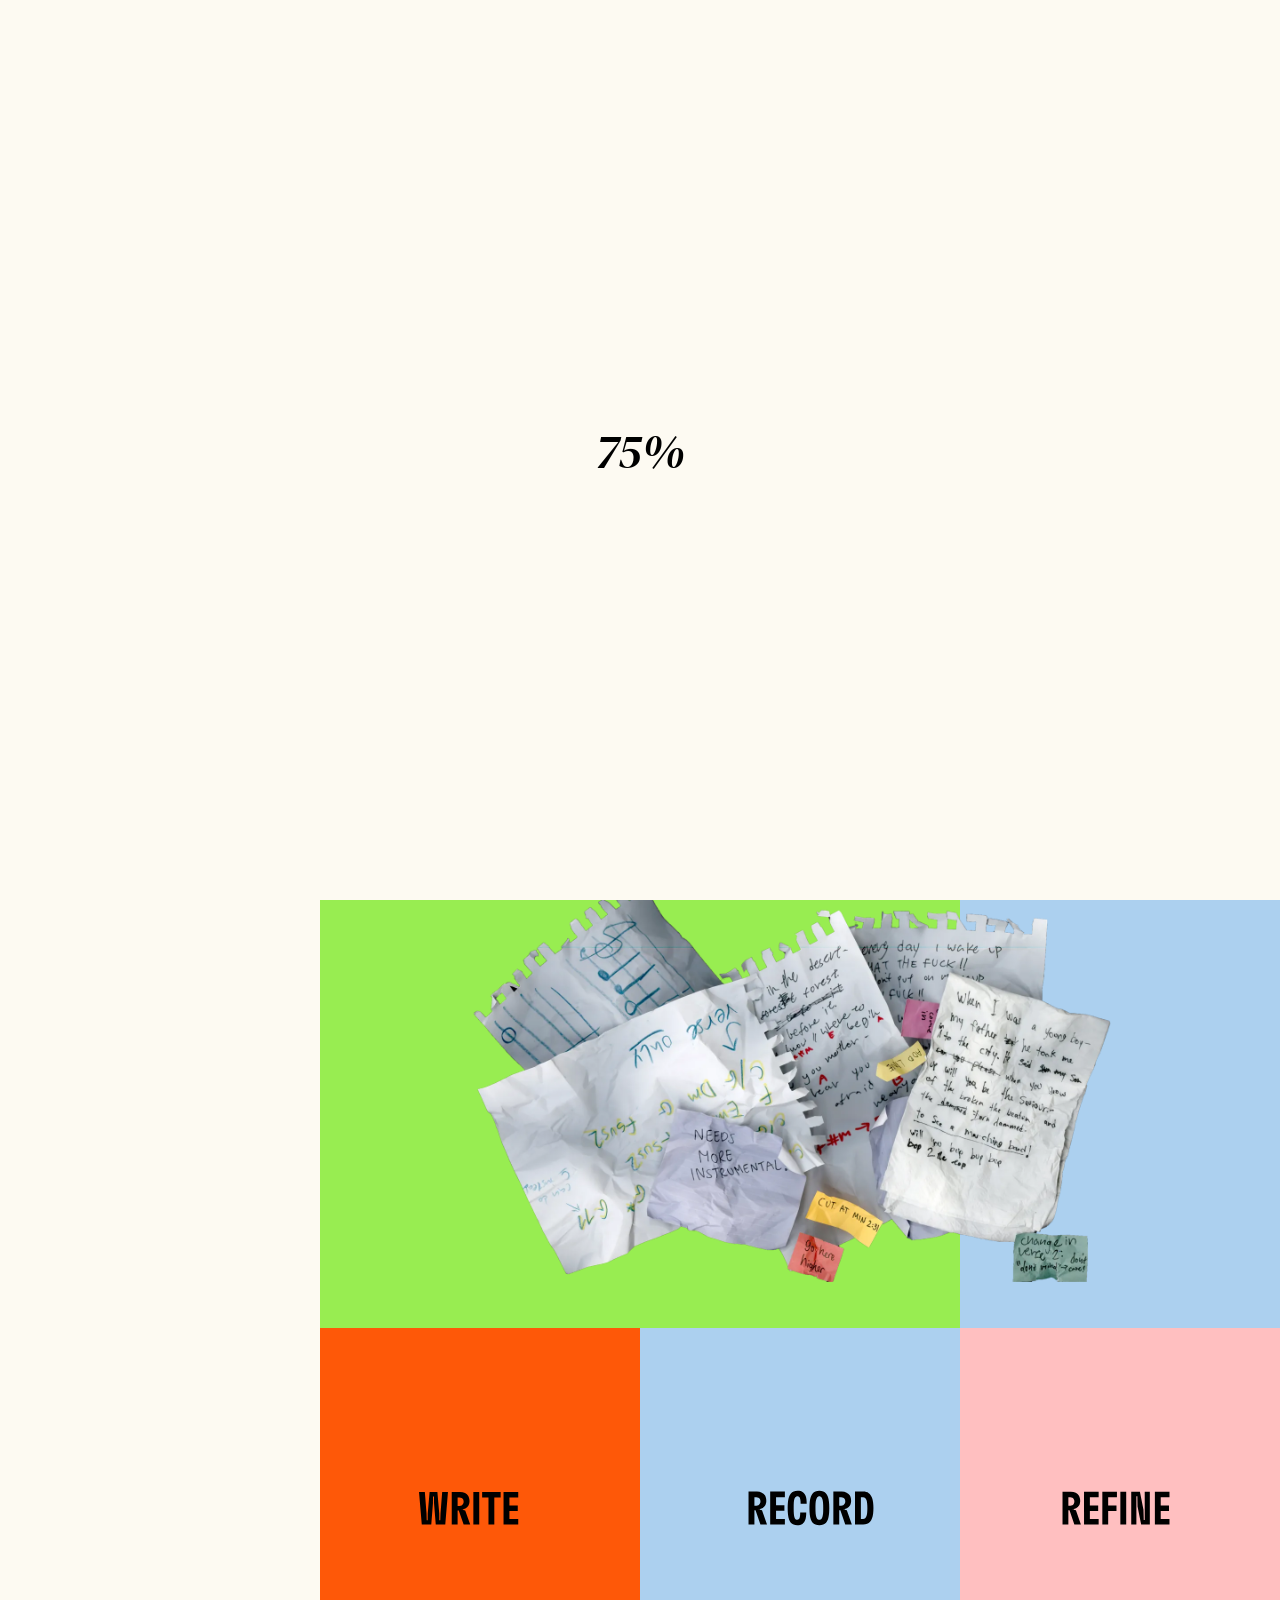
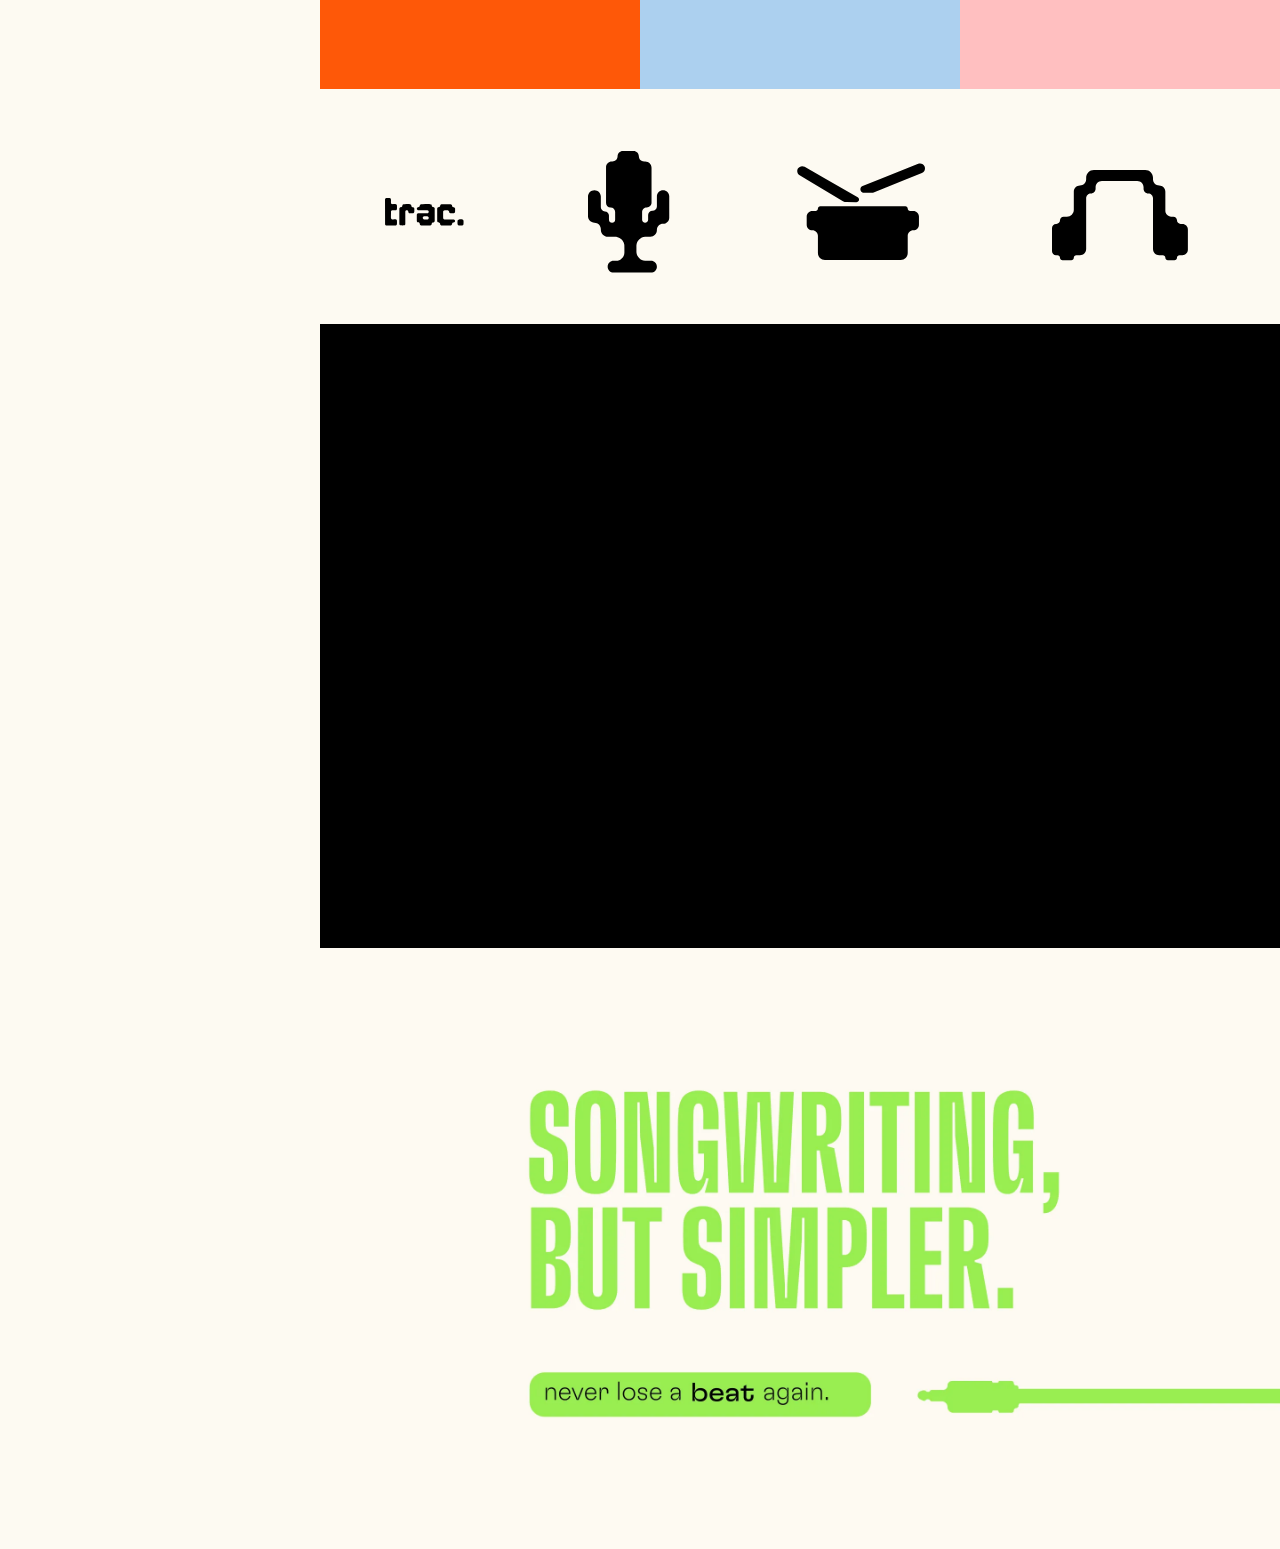
<file: trac.html>
<!DOCTYPE html>
<html lang="en">
<head>
  <meta charset="UTF-8">
  <meta name="viewport" content="width=device-width, initial-scale=1">
  <title>trac. — Yael Lenga</title>
  <!-- The site's icon (in the browser tab, and on a phone's home screen): Yael as a girl (Figma: node 514:5066, cropped square) -->
  <link rel="icon" type="image/png" href="images/favicon.png">
  <link rel="apple-touch-icon" href="images/apple-touch-icon.png">

  <!-- Fonts from Google Fonts: DM Serif Display italic (the handwriting-style texts) and Carlito (text) -->
  <link rel="preconnect" href="https://fonts.googleapis.com">
  <link rel="preconnect" href="https://fonts.gstatic.com" crossorigin>
  <link href="https://fonts.googleapis.com/css2?family=Carlito:wght@400;700&family=DM+Serif+Display:ital@1&family=Fira+Sans+Condensed:wght@300&display=swap" rel="stylesheet">

  <link rel="stylesheet" href="styles.css">
</head>
<body class="project-page trac-page">
  <!-- Loader: covers the page while it loads (page-loader.js) -->
  <div class="page-loader" aria-hidden="true">
    <span class="page-loader-number">0%</span>
    <img class="page-loader-picture" src="images/cursor-about.webp" width="195" height="303" alt="">
  </div>
  <script src="page-loader.js"></script>

  <!-- TOP AREA: stays at the top of the window while the page scrolls (the same on every project page) -->
  <header class="project-top">
    <p class="placed project-handwriting top-more-stuff">
      <a class="handwriting-link" href="index.html">More Cool Stuff</a>
    </p>
    <p class="placed project-handwriting top-my-name">
      <a class="handwriting-link" href="about.html" data-hover-text="Yael Lenga">About Me</a>
    </p>

    <!-- phone, email, LinkedIn, Cv: on hover each one opens up to show what it stands for
         (styles.css, .top-link-swap), and the ones to its left move over to make room.
         Cv grows a little on hover and opens the CV; LinkedIn opens the LinkedIn page (both in a new tab);
         clicking the phone number or the email address copies it (copy-on-click.js). -->
    <nav class="placed top-links" aria-label="Contact">
      <a class="top-link top-link-swap top-link-phone" href="tel:+972546138340" data-copied-text="number copied">
        <span class="top-link-label">phone</span>
        <span class="top-link-reveal" aria-live="polite">+972546138340</span>
      </a>
      <a class="top-link top-link-swap top-link-email" href="mailto:yael.lenga@gmail.com" data-copied-text="email copied">
        <span class="top-link-label">email</span>
        <span class="top-link-reveal" aria-live="polite">yael.lenga@gmail.com</span>
      </a>
      <a class="top-link top-link-swap top-link-linkedin" href="https://www.linkedin.com/in/yael-lenga-37ba863b9/" target="_blank" rel="noopener">
        <span class="top-link-label">LinkedIn</span>
        <span class="top-link-reveal">Yael Lenga</span>
      </a>
      <a class="top-link top-link-cv" href="CV%20Yael%20Lenga-%20portfolio.pdf" target="_blank" rel="noopener">CV</a>
    </nav>
  </header>

  <!-- SIDE COLUMN (left): stays in place while the page scrolls.
       At the top: the logo, the details and "next project" (to the next project in the list: Hamotzi).
       At the bottom of the window: the title, the text and the links. -->
  <aside class="project-side">
    <h1 class="side-logo">
      <img class="whole-image" src="images/trac-logo.svg" width="420" height="145" alt="trac.">
    </h1>

    <div class="side-details">
      <p class="side-year">2025</p>
      <p class="side-detail">ux\ui</p>
      <p class="side-detail">student project with mia gaon</p>
      <a class="side-link handwriting-link" href="hamotzi.html">next project</a>
    </div>

    <div class="side-about">
      <h2 class="side-title">A songwriting app for independent musicians</h2>

      <!-- The text grows as the page goes down: at the pile of papers, at Write / Record / Refine,
           and at the icons, one more paragraph opens under the text (15 below it) and pushes the whole text,
           with the title, up. Scrolling back up closes it again (scroll-text.js) -->
      <div class="side-text-stack">
        <p class="side-text">trac. is an app that keeps your songwriting organized while you keep creating.
          <span class="side-new-paragraph">I designed this app end-to-end alongside a fellow designer, sharing the whole process, from research to prototyping and the app’s visual language.</span></p>
        <div class="side-text-more" data-appears-with=".trac-notes-green">
          <p class="side-text">In our startup course, we were asked to design an app that stores information. Our research found that independent musicians do capture their ideas - a voice memo here, a photo there - then forget where they saved them.</p>
        </div>
        <div class="side-text-more" data-appears-with=".trac-write-box">
          <p class="side-text">too many versions, too many places &amp; too easy to lose<br>
            Our Solution:<br>Write lyrics, capture ideas, record drafts and build your projects all in one place.</p>
        </div>
        <div class="side-text-more" data-appears-with=".trac-icon-mic">
          <p class="side-text">I took lead on key parts of the design process, in development of the visual language, designing the landing page, and building the final full-flow prototype.</p>
        </div>
      </div>

      <!-- The links, each in a new tab: the app prototype and the landing page in Figma, and the presentation (a PDF) -->
      <nav class="side-links" aria-label="More about trac.">
        <a class="side-link handwriting-link" href="https://www.figma.com/proto/IFVMtpxbmqqcvzFbHvP6Hs/trac-wireframe?node-id=873-21469&amp;p=f&amp;viewport=267%2C907%2C0.13&amp;t=jePuDxMn9vEd59ZS-1&amp;scaling=scale-down&amp;content-scaling=fixed&amp;starting-point-node-id=873%3A21469&amp;page-id=873%3A21465" target="_blank" rel="noopener">prototype</a>
        <a class="side-link handwriting-link" href="https://www.figma.com/proto/aza1cLUyk3sLCfMGBNpVzj/trac-desktop?node-id=4526-1656&amp;viewport=-708%2C567%2C0.08&amp;t=rcFrFrIKmO6L2Pcv-1&amp;scaling=scale-down&amp;content-scaling=fixed&amp;starting-point-node-id=4526%3A1633&amp;page-id=4526%3A1516" target="_blank" rel="noopener">landing page</a>
        <a class="side-link handwriting-link" href="trac-presentation.pdf" target="_blank" rel="noopener">presentation</a>
      </nav>
    </div>
  </aside>

  <!-- MEDIA (right): images from the project, scrolls up like a normal page -->
  <main class="project-media trac-media">

    <!-- On yellow: a video of the app on a phone (plays on a loop from the start),
         with five more app screens below it (click one to see it in the big phone) -->
    <div class="placed box block-yellow trac-yellow"></div>
    <div class="placed box trac-phone-video phone-screen-big">
      <video class="project-video" src="images/trac-phone-video.mp4" autoplay muted loop playsinline
             aria-label="A screen recording of the trac. app on a phone"></video>
    </div>
    <img class="placed box trac-small-screens" src="images/trac-small-screens.webp" width="1460" height="520" alt="Five screens of the trac. app: home, new project, a song, its versions, and all projects">
    <!-- Clicking one of the five small screens: a copy of it grows into the big phone's spot, over what is there now.
         The first one (home) brings back the video (phone-screens.js, the same as on the phone) -->
    <button type="button" class="placed box crop trac-small-screen trac-small-screen-1 phone-screen-thumb" data-video aria-label="Show the video of the app in the big phone"><img src="images/trac-small-screens.webp" width="1460" height="520" alt=""></button>
    <button type="button" class="placed box crop trac-small-screen trac-small-screen-2 phone-screen-thumb" aria-label="Show the new project screen in the big phone"><img src="images/trac-small-screens.webp" width="1460" height="520" alt=""></button>
    <button type="button" class="placed box crop trac-small-screen trac-small-screen-3 phone-screen-thumb" aria-label="Show the song screen in the big phone"><img src="images/trac-small-screens.webp" width="1460" height="520" alt=""></button>
    <button type="button" class="placed box crop trac-small-screen trac-small-screen-4 phone-screen-thumb" aria-label="Show the versions screen in the big phone"><img src="images/trac-small-screens.webp" width="1460" height="520" alt=""></button>
    <button type="button" class="placed box crop trac-small-screen trac-small-screen-5 phone-screen-thumb" aria-label="Show the projects screen in the big phone"><img src="images/trac-small-screens.webp" width="1460" height="520" alt=""></button>

    <!-- Crumpled notes on green and blue -->
    <div class="placed box block-green trac-notes-green"></div>
    <div class="placed box block-blue trac-notes-blue"></div>
    <img class="placed box trac-notes" src="images/trac-notes.webp" width="1440" height="914" loading="lazy" alt="Crumpled paper notes and sticky notes with handwritten lyrics">

    <!-- Write / Record / Refine, each on a colored box -->
    <div class="placed box block-orange trac-write-box"></div>
    <div class="placed box block-blue trac-record-box"></div>
    <div class="placed box block-pink trac-refine-box"></div>
    <img class="placed box trac-word-write" src="images/trac-word-write.svg" width="112" height="37" loading="lazy" alt="Write">
    <img class="placed box trac-word-record" src="images/trac-word-record.svg" width="154" height="48" loading="lazy" alt="Record">
    <img class="placed box trac-word-refine" src="images/trac-word-refine.svg" width="134" height="48" loading="lazy" alt="Refine">

    <!-- The small logo and three icons from the app -->
    <img class="placed box trac-icon-logo" src="images/trac-icon-logo.svg" width="89" height="31" loading="lazy" alt="Icons from the app: a microphone, a drum, headphones and the trac. logo">
    <img class="placed box trac-icon-mic" src="images/trac-icon-mic.svg" width="92" height="138" loading="lazy" alt="">
    <img class="placed box trac-icon-drum" src="images/trac-icon-drum.svg" width="149" height="111" loading="lazy" alt="">
    <img class="placed box trac-icon-headphones" src="images/trac-icon-headphones.svg" width="153" height="102" loading="lazy" alt="">

    <!-- A screen recording of the trac. landing page: starts playing when it comes into the window
         (play-when-seen.js) -->
    <div class="placed box trac-site-video">
      <video class="project-video" src="images/trac-site-video.mp4" muted loop playsinline preload="metadata"
             data-play-when-seen aria-label="A screen recording of the trac. landing page"></video>
    </div>

    <!-- The closing banner, on the page's cream -->
    <img class="placed box trac-banner" src="images/trac-banner-cream.webp" width="2160" height="1352" loading="lazy" alt="Songwriting, but simpler. Never lose a beat again.">

  </main>

  <!-- PHONE (screen held upright): one column, from the Figma frame "trac phone" (393 wide).
       The computer version above is hidden on the phone, and this is hidden on the computer. -->
  <div class="phone-project trac-phone">

    <!-- At the top of the screen all the time, with no background -->
    <nav class="phone-project-nav" aria-label="Pages">
      <div class="phone-nav-background"></div> <!-- cream, behind the links, so the page scrolls under it -->
      <a class="placed phone-nav-link trac-phone-more" href="index.html">More Cool<br>Stuff</a>
      <a class="placed phone-nav-link trac-phone-next" href="hamotzi.html">Next Project</a>
      <a class="placed phone-nav-link trac-phone-about" href="about.html">About&amp;<br>Contact</a>
    </nav>

    <!-- The logo and the details; next to them, the app on a phone (a video) -->
    <h1 class="placed box trac-phone-logo"><img class="whole-image" src="images/trac-phone-logo.svg" width="68" height="24" alt="trac."></h1>
    <p class="placed phone-details trac-phone-details">ux\ui<br>student project<br>2025</p>
    <div class="placed box trac-phone-big-phone phone-screen-big">
      <video class="project-video" src="images/trac-phone-video.mp4" autoplay muted loop playsinline
             aria-label="A screen recording of the trac. app on a phone"></video>
    </div>

    <!-- Five screens of the app, in a row (each one cut from a picture of several screens, as in Figma).
         Tapping one: a copy of it grows into the big phone's spot, over what is there now.
         The first one (home) brings back the video (phone-screens.js). -->
    <button type="button" class="placed box crop trac-phone-screen trac-phone-screen-1 phone-screen-thumb" data-video aria-label="Show the video of the app in the big phone"><img src="images/trac-phone-app-screens.webp" width="1010" height="1418" alt=""></button>
    <button type="button" class="placed box crop trac-phone-screen trac-phone-screen-2 phone-screen-thumb" aria-label="Show the new project screen in the big phone"><img src="images/trac-phone-app-screens.webp" width="1010" height="1418" alt=""></button>
    <button type="button" class="placed box trac-phone-screen trac-phone-screen-3 phone-screen-thumb" aria-label="Show the song screen in the big phone"><img class="whole-image trac-phone-cover" src="images/trac-phone-screen-projects.webp" width="584" height="1178" alt=""></button>
    <button type="button" class="placed box crop trac-phone-screen trac-phone-screen-4 phone-screen-thumb" aria-label="Show the versions screen in the big phone"><img src="images/trac-phone-app-screens.webp" width="1010" height="1418" alt=""></button>
    <button type="button" class="placed box crop trac-phone-screen trac-phone-screen-5 phone-screen-thumb" aria-label="Show the projects screen in the big phone"><img src="images/trac-phone-app-screens.webp" width="1010" height="1418" alt=""></button>

    <!-- The first text, and then the problem we found (on the computer it comes in with the crumpled notes,
         so here it is just above the folders and the notes) -->
    <div class="placed phone-text trac-phone-intro">
      <p>trac. is an app that keeps your songwriting organized while you keep creating. Write lyrics, capture ideas, record drafts, and build your projects without the usual mess in between.</p>
      <p class="phone-new-paragraph">In our startup course, we were asked to design an app that stores information. After our research, we detected this problem independent musicians have - ideas don't wait for a good moment. A melody hits on the bus, a line comes mid-conversation. Musicians do capture them: a voice memo here, a photo there. Then they forget it exists, or where they saved it.</p>
    </div>

    <!-- Write / Record / Refine: three colored folders (the tab at the top of each is a cream cut-out) -->
    <!-- In the order of the Figma layers: each folder covers the part of the tab before it that reaches over it -->
    <div class="placed box phone-folder block-pink trac-phone-refine-box"></div>
    <img class="placed box phone-folder-tab" style="--x: 253; --y: 929.12" src="images/trac-phone-tab-notch.svg" width="32" height="36" loading="lazy" alt="">
    <div class="placed box phone-folder block-blue trac-phone-record-box"></div>
    <img class="placed box phone-folder-tab" style="--x: 122; --y: 929.12" src="images/trac-phone-tab-notch.svg" width="32" height="36" loading="lazy" alt="">
    <div class="placed box phone-folder block-orange trac-phone-write-box"></div>
    <img class="placed box phone-folder-tab" style="--x: -9; --y: 929.12" src="images/trac-phone-tab-notch.svg" width="32" height="36" loading="lazy" alt="">
    <img class="placed box trac-phone-word-write" src="images/trac-word-write.svg" width="112" height="37" loading="lazy" alt="Write">
    <img class="placed box trac-phone-word-record" src="images/trac-word-record.svg" width="154" height="48" loading="lazy" alt="Record">
    <img class="placed box trac-phone-word-refine" src="images/trac-word-refine.svg" width="134" height="48" loading="lazy" alt="Refine">

    <!-- The problem and the solution, with the crumpled notes -->
    <img class="placed box trac-phone-notes" src="images/trac-phone-notes.webp" width="1040" height="659" loading="lazy" alt="Crumpled paper notes with handwritten lyrics">
    <div class="placed phone-text trac-phone-problem">
      <p class="trac-tight-lines">too many versions<br>too many places<br>&amp;&nbsp; too easy to lose</p>
      <p class="phone-new-paragraph">Our Solution:<br>Write lyrics, capture ideas, record drafts and build your projects all in one place without the usual mess in between.</p>
    </div>

    <!-- The small logo and three icons from the app, on four colored folders
         (in the order of the Figma layers, so each folder covers the part of the tab before it that reaches over it) -->
    <div class="placed box phone-folder block-orange trac-phone-headphones-box"></div>
    <img class="placed box phone-folder-tab" style="--x: 188; --y: 1383.12" src="images/trac-phone-tab-notch.svg" width="32" height="36" loading="lazy" alt="">
    <div class="placed box phone-folder block-yellow trac-phone-drum-box"></div>
    <img class="placed box phone-folder-tab" style="--x: -9; --y: 1383.12" src="images/trac-phone-tab-notch.svg" width="32" height="36" loading="lazy" alt="">
    <div class="placed box phone-folder block-green trac-phone-mic-box"></div>
    <img class="placed box phone-folder-tab" style="--x: 188; --y: 1253.12" src="images/trac-phone-tab-notch.svg" width="32" height="36" loading="lazy" alt="">
    <div class="placed box phone-folder block-blue trac-phone-logo-box"></div>
    <img class="placed box phone-folder-tab" style="--x: -10; --y: 1253.12" src="images/trac-phone-tab-notch.svg" width="32" height="36" loading="lazy" alt="">
    <img class="placed box trac-phone-icon-logo" src="images/trac-icon-logo.svg" width="89" height="31" loading="lazy" alt="Icons from the app: a microphone, a drum, headphones and the trac. logo">
    <img class="placed box trac-phone-icon-mic" src="images/trac-icon-mic.svg" width="92" height="138" loading="lazy" alt="">
    <img class="placed box trac-phone-icon-drum" src="images/trac-icon-drum.svg" width="149" height="111" loading="lazy" alt="">
    <img class="placed box trac-phone-icon-headphones" src="images/trac-icon-headphones.svg" width="153" height="102" loading="lazy" alt="">

    <!-- The landing page on a computer (before the text above it, so its picture's top edge doesn't cover the text) -->
    <img class="placed box trac-phone-computer" src="images/trac-phone-computer.webp" width="1078" height="1174" loading="lazy" alt="The trac. landing page on a computer: anywhere, anytime">

    <!-- Right after the icons: who designed it, and then "I took lead…" (on the computer it comes in with the icons) -->
    <div class="placed phone-text trac-phone-credits">
      <p>I designed this app end to end alongside Mia Gaon. We shared responsibility across the process, from research and small-scale studies to ideation, prototyping, and defining the app’s visual language.</p>
      <p class="phone-new-paragraph">I took lead on key parts of the design process, in development of the visual language, designing the landing page, and building the final full-flow prototype.</p>
    </div>

    <!-- The closing banner: "Songwriting, but simpler." and the tag with the plug and the cable -->
    <img class="placed box trac-phone-banner-title" src="images/trac-phone-banner-title.svg" width="254" height="105" loading="lazy" alt="Songwriting, but simpler.">
    <div class="placed box trac-phone-tag-pill"></div>
    <!-- "never lose a" and "again." are one drawing, shown twice: each copy shows only its own part,
         so "again." can sit a little further from the changing word -->
    <img class="placed box trac-phone-tag-text" src="images/trac-phone-tag-text.svg" width="136" height="12" loading="lazy" alt="Never lose a beat again.">
    <img class="placed box trac-phone-tag-again" src="images/trac-phone-tag-text.svg" width="136" height="12" loading="lazy" alt="">
    <!-- The bold word in "never lose a ___ again." changes by itself every 0.45 seconds, as in Figma
         (the component "trac song verse etc"): beat, sound, track, song, verse, thing, demo, note, and again -->
    <div class="placed trac-phone-tag-word word-swap" aria-hidden="true">
      <img class="word-swap-word" style="--i: 0; --svg-width: 109; --svg-height: 43" src="images/trac-word-swap-beat.svg" width="109" height="43" loading="lazy" alt="">
      <img class="word-swap-word" style="--i: 1; --svg-width: 109; --svg-height: 43" src="images/trac-word-swap-sound.svg" width="109" height="43" loading="lazy" alt="">
      <img class="word-swap-word" style="--i: 2; --svg-width: 109; --svg-height: 43" src="images/trac-word-swap-track.svg" width="109" height="43" loading="lazy" alt="">
      <img class="word-swap-word" style="--i: 3; --svg-width: 109; --svg-height: 47" src="images/trac-word-swap-song.svg" width="109" height="47" loading="lazy" alt="">
      <img class="word-swap-word" style="--i: 4; --svg-width: 109; --svg-height: 43" src="images/trac-word-swap-verse.svg" width="109" height="43" loading="lazy" alt="">
      <img class="word-swap-word" style="--i: 5; --svg-width: 110; --svg-height: 47" src="images/trac-word-swap-thing.svg" width="110" height="47" loading="lazy" alt="">
      <img class="word-swap-word" style="--i: 6; --svg-width: 109; --svg-height: 43" src="images/trac-word-swap-demo.svg" width="109" height="43" loading="lazy" alt="">
      <img class="word-swap-word" style="--i: 7; --svg-width: 109; --svg-height: 43" src="images/trac-word-swap-note.svg" width="109" height="43" loading="lazy" alt="">
    </div>
    <img class="placed box trac-phone-tag-plug" src="images/trac-phone-tag-plug.svg" width="50" height="16" loading="lazy" alt="">
    <img class="placed box trac-phone-tag-cable" src="images/trac-phone-tag-cable.svg" width="87" height="7" loading="lazy" alt="">

    <!-- The links at the bottom (they scroll with the page), each in a new tab -->
    <nav class="trac-phone-links" aria-label="More about trac.">
      <a class="placed phone-nav-link trac-phone-prototype" href="https://www.figma.com/proto/IFVMtpxbmqqcvzFbHvP6Hs/trac-wireframe?node-id=873-21469&amp;p=f&amp;viewport=267%2C907%2C0.13&amp;t=jePuDxMn9vEd59ZS-1&amp;scaling=scale-down&amp;content-scaling=fixed&amp;starting-point-node-id=873%3A21469&amp;page-id=873%3A21465" target="_blank" rel="noopener">App Prototype</a>
      <a class="placed phone-nav-link trac-phone-landing" href="https://www.figma.com/proto/aza1cLUyk3sLCfMGBNpVzj/trac-desktop?node-id=4526-1656&amp;viewport=-708%2C567%2C0.08&amp;t=rcFrFrIKmO6L2Pcv-1&amp;scaling=scale-down&amp;content-scaling=fixed&amp;starting-point-node-id=4526%3A1633&amp;page-id=4526%3A1516" target="_blank" rel="noopener">Landing Page</a>
      <a class="placed phone-nav-link trac-phone-presentation" href="trac-presentation.pdf" target="_blank" rel="noopener">Research<br>Presentation</a>
    </nav>
  </div>

  <script src="letter-roll.js"></script>
  <script src="scroll-text.js"></script>
  <script src="play-when-seen.js"></script>
  <script src="nav-slide.js"></script>
  <script src="copy-on-click.js"></script>
  <script src="phone-screens.js"></script>
  <script src="phone-back-home.js"></script>
</body>
</html>
</file>
<file: styles.css>
/* =========================================================
   Design tokens — every value comes from the Figma frames
   "index\homepage" (1440 × 964, two scrolling columns)
   and "Process" (1440 wide).
   ========================================================= */
:root {
  /* Colors */
  --color-background: #dadada;
  --color-brown: #503730;
  --color-white: #ffffff;
  --color-black: #000000;

  /* Home page column colors */
  --color-home-orange: #fe5808;
  --color-home-blue: #acd0ef;
  --color-home-green: #98ed51;

  /* Home page on the phone: the project squares and the about strip */
  --color-phone-green: #63c575;          /* Lets Talk About It */
  --color-phone-blue: #1647b5;           /* Davar Echad */
  --color-phone-yellow: #ffd22e;         /* more about me */
  --color-phone-lets-talk-label: #202f34;
  --color-phone-hamotzi-label: #d5d5d5;

  /* Project pages: the background every project shares */
  --color-project-cream: #fdfaf2;

  /* Home page, the first screen (the opening): its background and its texts.
     The right half: cream with orange texts. The left half: the other way around, orange with cream texts.
     (On the computer these change with the floating picture: the colors below. The phone keeps these.) */
  --color-hero-background: var(--color-project-cream);
  --color-hero-text: var(--color-home-orange);
  --color-hero-left-background: var(--color-home-orange);
  --color-hero-left-text: var(--color-project-cream);

  /* Home page, the first screen on the computer: the two colors of each floating picture's screen
     (left half / right half; the texts on each half are in the other half's color) */
  --color-hero-1-left: #812e3c;  --color-hero-1-right: #c4967d;  /* 1 · Hamotzi, the holiday table: wine and tan */
  --color-hero-2-left: #5e9aff;  --color-hero-2-right: #fab8f9;  /* 2 · trac., the landing page: blue and pink */
  --color-hero-3-left: #aea1b0;  --color-hero-3-right: #2c322e;  /* 3 · Hamotzi, the knife: lilac grey and near black */
  --color-hero-4-left: #31643a;  --color-hero-4-right: #bcff40;  /* 4 · Lets Talk About It, the app: dark green and lime */
  --color-hero-5-left: #5ef9e4;  --color-hero-5-right: #fb1a1a;  /* 5 · Davar Echad, the newspaper: aqua and red */

  /* trac. colors (each project has its own colors) */
  --color-trac-orange: #fe5808;
  --color-trac-blue: #acd0ef;
  --color-trac-green: #98ed51;
  --color-trac-yellow: #ffd22e;
  --color-trac-pink: #ffbfc0;

  /* Hamotzi colors */
  --color-hamotzi-light-grey: #d3d3d3;
  --color-hamotzi-dark-grey: #434343;
  --color-hamotzi-beige-grey: #bcb3b0;
  --color-hamotzi-charcoal: #313131;    /* boxes behind TRADITION and SIN */
  --color-hamotzi-off-white: #fdfdfd;   /* text on the charcoal boxes */
  --color-hamotzi-graphite: #353535;    /* text on the cream box (CRIME) */
  --color-hamotzi-nav-grey: #575455;    /* the enlarge icon on the video (the links were this grey; they are orange now) */
  --color-hamotzi-button-grey: #b2b1b1; /* the video's play and enlarge buttons */
  /* Grain, like the photocopied paper of the Hamotzi logo: fine grey specks, partly see-through.
     Laid over a color, it makes it look printed. */
  --hamotzi-grain: url("data:image/svg+xml,%3Csvg xmlns='http://www.w3.org/2000/svg' width='120' height='120'%3E%3Cfilter id='g'%3E%3CfeTurbulence type='fractalNoise' baseFrequency='0.85' numOctaves='3' stitchTiles='stitch'/%3E%3CfeColorMatrix values='0 0 0 0 0.25  0 0 0 0 0.25  0 0 0 0 0.25  0 0 0 1.6 -0.55'/%3E%3C/filter%3E%3Crect width='100%25' height='100%25' filter='url(%23g)'/%3E%3C/svg%3E");

  /* Davar Echad colors */
  --color-davar-pink: #fab8f9;          /* the Davar Echad label on the phone home page (the links on its page are orange now) */

  /* Lets Talk About It colors */
  --color-lets-talk-blue: #27aae2;      /* not in use now (it was the links on the Lets Talk page; they are orange now) */
  --color-lets-talk-navy: #192e5a;      /* the box behind Yoram */
  --color-lets-talk-light: #f5f6ff;     /* the box behind Naomi */

  /* Desktop mockup: the computer that shows a live website (lets-talk.html) */
  --color-mockup-bezel: #1b1b1d;        /* the black frame around the screen */
  --color-mockup-body: #d9d9dc;         /* the chin and the stand */
  --color-mockup-body-dark: #b9b9be;    /* the shaded sides of the chin and the stand */
  --color-mockup-camera: #2e2e33;
  --color-mockup-camera-ring: #0d0d0f;
  --color-mockup-bar: #ececee;          /* the browser bar */
  --color-mockup-bar-line: #d4d4d8;     /* the line under the browser bar */
  --color-mockup-button: #55555a;       /* reload / new tab icons */
  --color-mockup-button-hover: #dcdce0;
  --color-mockup-address: #3a3a3f;      /* the address text */
  --color-mockup-lock: #8a8a90;         /* the lock icon in the address */
  --color-mockup-dot-red: #ff5f57;
  --color-mockup-dot-yellow: #febc2e;
  --color-mockup-dot-green: #28c840;
  --color-mockup-shadow: rgba(0, 0, 0, 0.18);

  /* Dims the screen behind an enlarged video */
  --color-dim: rgba(0, 0, 0, 0.8);
  --color-time-bar-track: rgba(253, 250, 242, 0.35); /* the video time bar's line: see-through cream */


  /* Process entry colors — add a new one here for each new week */
  --color-entry-green: #00deb8;
  --color-entry-red: #ff485d;

  /* Keyboard focus: a line in the site's orange under the item (was a black frame with white inside). Not scaled with the page. */
  --color-focus: var(--color-home-orange);
  --focus-width: 3px;

  /* Fonts */
  --font-text: "Advent Pro", sans-serif;
  --font-handwriting: "DM Serif Display", serif; /* "Cool stuff by", "Yael Lenga", the links and "scroll down" (was Mynerve, then Alice, Bigshot One, Croissant One) */
  --font-handwriting-style: italic;      /* ...in italics */
  --font-label: "Carlito", sans-serif;
  --font-condensed: "Fira Sans Condensed", sans-serif; /* the big text on the home page; the running text on the Davar Echad and Lets Talk pages */

  /* Home page scale unit: 1 Figma pixel.
     The page is drawn 1440 wide and always fills the screen width. */
  --u: calc(100vw / 1440);

  /* Text unit: 1 Figma pixel for texts and their boxes. Usually the same as --u
     (project pages change it: their texts stay at their Figma size) */
  --t: var(--u);

  /* Home page: every "Screen" in the columns is as tall as the browser window */
  --screen-height: 100vh;

  /* Home page sizes (in Figma pixels × --u) */
  --column-width: calc(720 * var(--u));
  --handwriting-size: calc(55 * var(--u));
  /* "Cool stuff by" and "Yael Lenga" at the top of the home and about pages: the same size as "More Cool Stuff" and
     "About Me" on the project pages (--project-handwriting-size: 40.6125 × --t, which stops growing at 1440 wide
     and stops shrinking at 10/12 of it) */
  --nav-handwriting-size: calc(40.6125 * clamp(calc(10px / 12), 100vw / 1440, 1px));
  --label-size: calc(20 * var(--u));
  --year-size: calc(15 * var(--u));

  /* About page sizes (in Figma pixels × --u) */
  --about-text-size: calc(20 * var(--u));  /* the text about me */
  --about-photo-time: 3s;                  /* each photo of me stays this long... */
  --about-photo-switch-time: 0.55s;        /* ...and then the next one pushes it out this fast */
  --about-trail-fade-time: 0.2s;           /* the tail disappears (over the links and "Cool stuff by") this fast */
  --about-carousel-time: 40s;             /* phone: the row of photos moves right by one set of six in this long */

  /* Project pages (like "project page- trac"), also in Figma pixels × --u */
  --home-intro-size: calc(60 * var(--u)); /* home: the big text across both halves (Figma frame 509:4700) */
  --scroll-down-size: calc(22 * var(--u)); /* home: "scroll down" at the bottom of the first screen (Figma: 20, made 2 bigger) */
  --trac-group-gap: 45.73;                  /* home, trac.: the space between the headline, the tag and the phone (Figma pixels; the headline-to-tag space in Figma) */
  --trac-screen-padding: 1cm;               /* home, trac.: the least space above the headline and under the phone (1 cm, about 38 pixels) */
  --project-name-size: calc(40 * var(--u));
  --project-header-size: calc(30 * var(--u));
  --project-title-size: calc(30 * var(--u));
  --project-text-size: calc(20 * var(--u));
  --project-label-size: calc(16 * var(--u)); /* project pages: type, credits, second type and year under the logo */
  --project-text-spacing: calc(0.6 * var(--u));
  --project-small-text-size: calc(12 * var(--u)); /* the texts in the left column */
  /* The side column of the project pages: small texts, never smaller than --text-min-size (12px) */
  --side-text-size: max(var(--text-min-size), calc(12 * var(--u)));   /* the details under the logo */
  --side-paragraph-size: max(var(--text-min-size), calc(14 * var(--u))); /* the text about the project (project pages keep it at 14px) */
  --side-year-size: max(var(--text-min-size), calc(16 * var(--u)));   /* the year */
  --side-link-size: max(var(--text-min-size), calc(16 * var(--u)));   /* "next project" and the links at the bottom */

  /* Phone: running text never gets smaller than this (real pixels on the screen) */
  --text-min-size: 12px;

  /* Project pages, left half: the same spots on every project page.
     Plain Figma pixels (used as --x / --y / --from-bottom, which .placed multiplies by --u). */
  --project-left-margin: 57;           /* left edge of the name, type and Contact */
  --project-left-content: 258;         /* left edge of the headline, intro and credits */
  --project-left-nav-top: 42;          /* "More stuff by Yael Lenga" from the top */
  --project-left-nav-first: 86;        /* "More stuff by" from the left */
  --project-left-nav-second: 365;      /* "Yael Lenga" from the left */
  --project-left-name-top: 183;        /* project name from the top */
  --project-left-type-top: 233;        /* type and year from the top */
  --project-left-header-top: 190;      /* headline from the top */
  --project-left-intro-top: 282;       /* intro text from the top */
  --project-left-credits-top: 428;     /* credits from the top */
  --project-left-footer-bottom: 61;    /* Contact, LinkedIn, Cv: top, from the bottom */
  --project-left-linkedin: 146;        /* LinkedIn from the left */
  --project-left-cv: 242;              /* Cv from the left */
  --project-left-next: 620;            /* Next from the left */
  --project-left-next-bottom: 63;      /* Next: top, from the bottom */

  /* Project pages: the top area, the side column on the left and the media on the right.
     The same on every project page (each project can change some of them, see its page section).
     Plain Figma pixels (the project frames are 1440 × 888). */
  --project-top-height: 120;           /* the top area: the media on the right scrolls under it */
  --project-top-nav-top: 21;           /* "More stuff" and "Yael Lenga" from the top */
  --project-top-nav-left: 35;          /* "More stuff" from the left */
  --project-top-my-name: 1193;         /* "Yael Lenga" from the left */
  --project-top-my-name-right: 1393;   /* ...and the right edge of the words: on big screens (where the texts don't grow) it stays here */
  --project-top-links-top: 71;         /* phone, email, LinkedIn, Cv from the top */
  --project-top-links-left: 895;       /* ...the row's box from the left (it ends where Cv ends, at 1397: 10 left of Figma) */
  --project-top-links-width: 502;
  --top-link-gap: 14;                  /* the space between phone, email, LinkedIn and Cv (the same between all of them;
                                          each also has 0.3em of room on its left, so the words are about 20 apart) */
  --top-link-open-time: 0.3s;          /* how fast phone, email and LinkedIn open up on hover */
  --roll-time: 0.45s;                  /* the wave on hover: how long each letter takes to go up... */
  --roll-stagger: 0.012s;              /* ...how long after the letter before it it starts... */
  --roll-distance: calc(100% + 0.6em); /* ...and how far it goes: its own line, and a bit more (out of sight) */
  --roll-ease: cubic-bezier(0.65, 0, 0.25, 1);
  --email-copied-time: 2s;             /* after clicking the number or the email: "number copied" / "email copied" shows this long */
  --project-nav-color: var(--color-black); /* "More stuff", "Yael Lenga", the links and "next project": each project sets its own color */
  --project-side-width: 360;           /* the side column on the left (the media on the right starts here) */
  --project-side-left: 35;             /* the texts in the side column, from the left */
  --project-side-details-top: 183;     /* the year (the first of the details under the logo) from the top */
  --project-side-details-gap: 10;      /* between the year, the type, the credits and "next project" */
  --project-side-bottom: 28;           /* the title, text and links at the bottom: their bottom, from the bottom of the window */
  --project-side-min-gap: 30;          /* on short windows: the least space between the details and the title */
  --project-side-title-width: 228;     /* the title at the bottom (breaks into two lines, as in Figma) */
  --project-side-text-width: 317;      /* the text at the bottom, and the row of links under it */
  --project-side-title-gap: 15;        /* between the title and the text */
  --project-side-links-gap: 15;        /* between the text and the links */
  --video-play-size: 90;               /* the play button (a square) */
  --video-enlarge-size: 44;            /* the enlarge button (a square) */
  --video-time-bar-height: 4;          /* the time bar under the video: its line... */
  --video-time-handle-size: 14;        /* ...and the square you drag */
  --nav-slide-time: 0.6s;             /* "More stuff" and "Yael Lenga" slide toward each other before leaving the page */
  --nav-meet-left-end: 708;            /* ...and stop: "More stuff" ends where "Cool stuff by" ends on the home page */
  --nav-meet-right-start: 732;         /* ...and "Yael Lenga" starts where it starts on the home page */
  --name-gap-half: 12;                 /* home and about: "Cool stuff by" ends this far before the middle (720), "Yael Lenga" starts this far after it */
  --loader-wait-time: 0.3s;            /* loader: the number shows only if the page isn't ready after this long */
  --loader-picture-time: 0.5s;         /* loader: at 100%, the about page's mouse picture shows this long before the page opens */
  --loader-fade-time: 0.3s;            /* loader: how fast it fades away to show the page */
  --video-backup-wait: 10s;            /* Hamotzi: if the video hasn't started this long after pressing play... */
  --video-backup-note-time: 3s;        /* ...a note shows this long, and then the video comes from YouTube (video-backup.js) */
  --scroll-hint-distance: 0.08;        /* home: on opening, the page scrolls down this share of the window height... */
  --scroll-hint-time: 0.8s;            /* ...and back with a small bounce, all of it taking this long */
  --scroll-hint-delay: 0.6s;           /* ...after waiting this long once the page has loaded */
  --home-return-peek: 0.12;            /* home, back from a project: opens this share of a screen past it, showing the next project */
  --cool-stuff-underline-time: 0.4s;   /* home: the underline under "Cool stuff by" fades in this fast after the bounce */
  --bouncing-picture-speed: 180;       /* home: the floating picture on the first screen moves this fast (Figma pixels a second) */
  --mouse-trail-overlap: 0.25;         /* about: each picture in the mouse's tail covers this share of the one before */
  --mouse-trail-stay-time: 1.7s;        /* about: each picture stays this long... */
  --mouse-trail-fade-time: 0.4s;       /* ...and then fades away this fast */
  --phone-sweep-time: 1.1s;            /* home, phone: the two halves of a project come in and meet in the middle this fast... */
  --phone-sweep-hold: 0.3s;            /* ...stay together this long, and then the project page opens */
  --phone-about-time: 0.7s;            /* home, phone: the yellow strip grows to fill the screen this fast (then the about page opens) */
  --phone-screen-send-time: 0.55s;     /* project page, phone: a tapped small screen's copy grows into the big phone this fast */
  --word-swap-time: 0.45s;             /* trac., phone: the bold word in "never lose a ___ again." changes this often */

  /* Spacing scale: distances that repeat in the Figma design (Figma pixels × --u) */
  --space-small: calc(20 * var(--u));
  --space-medium: calc(42 * var(--u));
  --space-large: calc(57 * var(--u));
  --space-extra-large: calc(86 * var(--u));

  /* Process page unit: 1 Figma pixel.
     This page scrolls, so it only scales with the screen width. */
  --w: calc(100vw / 1440);

  /* Process page sizes (in Figma pixels × --w) */
  --process-title-size: calc(200 * var(--w));
  --process-title-line-height: calc(90 * var(--w));
  --process-header-height: calc(154 * var(--w));
  --entry-text-size: calc(56 * var(--w));
  --entry-line-height: calc(90 * var(--w));
  --entry-tab-width: calc(225 * var(--w));
  --entry-tab-height: calc(88 * var(--w));
  --entry-corner: calc(9 * var(--w));
  --entry-title-column: calc(429 * var(--w));
  --entry-image-width: calc(634 * var(--w));
  --entry-image-height: calc(449 * var(--w));
  --entry-row-image-width: calc(577 * var(--w));
  --entry-row-image-height: calc(409 * var(--w));

  /* Process page spacing (in Figma pixels × --w) */
  --space-process-title-top: calc(47 * var(--w));
  --space-process-title-left: calc(302 * var(--w));
  --space-entry-top: calc(33 * var(--w));
  --space-entry-left: calc(60 * var(--w));
  --space-entry-bottom: calc(51 * var(--w));
  --space-entry-bottom-row: calc(105 * var(--w));
  --space-title-to-image: calc(14 * var(--w));
  --space-title-to-row: calc(38 * var(--w));
  --space-row-indent: calc(112 * var(--w));
  --space-row-gap: calc(57 * var(--w));
}

/* =========================================================
   Page
   ========================================================= */
* {
  box-sizing: border-box;
  margin: 0;
}

body {
  background-color: var(--color-background);
  color: var(--color-brown);
}

/* Keyboard focus (Tab key): an orange line right under the item, on every button and link.
   (A shadow moved down: it is drawn only outside the item, so only its bottom edge shows.)
   Only shows for the keyboard, not for mouse clicks. */
:focus-visible {
  outline: none;
  box-shadow: 0 var(--focus-width) 0 0 var(--color-focus);
}

/* On phones, use the screen height without the browser bars,
   so the screens don't jump while the bars hide and show */
@supports (height: 100svh) {
  :root {
    --screen-height: 100svh;
  }
}

/* =========================================================
   Home page: two columns that scroll in opposite directions.
   Each column is 4 "Screens" (like the Figma frames Screen 1–4),
   and each screen is as tall as the browser window.
   The left column moves up and the right column moves down,
   at the same speed (split-scroll.js moves them).
   ========================================================= */

/* Gives the page its scroll length: as tall as a column */
.split {
  height: calc(5 * var(--screen-height)); /* 5 screens: the opening and one for each project */
}

/* Both columns stay fixed on screen; the script slides them */
.split-column {
  position: fixed;
  width: var(--column-width);
}

/* Left column: starts at its top (Screen 1) */
.split-left {
  top: 0;
  left: 0;
}

/* Right column: starts at its bottom (Screen 4) */
.split-right {
  bottom: 0;
  left: var(--column-width);
}

/* A screen that is also a link to a project page (trac., Hamotzi) */
.screen-link {
  display: block;
}

/* A whole screen fills its column, so a line under it would be hidden.
   Instead, its focus line is drawn on top of it, along its inside bottom edge. */
.screen-link:focus-visible {
  outline: none;
  box-shadow: none;
}

.screen-link:focus-visible::after {
  content: "";
  position: absolute;
  inset: auto 0 0 0;                    /* a line along its bottom edge, inside it */
  border-bottom: var(--focus-width) solid var(--color-focus);
  pointer-events: none;
}

/* One screen: as tall as the window, hides what sticks out */
.screen {
  position: relative;
  height: var(--screen-height);
  overflow: hidden;
}

/* Screen backgrounds */
.screen-orange { background-color: var(--color-home-orange); }
.screen-hero   { background-color: var(--color-hero-background); } /* the first screen */
.split-left .screen-hero { background-color: var(--color-hero-left-background); } /* its left half */
.screen-blue   { background-color: var(--color-home-blue); }
.screen-green  { background-color: var(--color-home-green); }
.screen-white  { background-color: var(--color-white); }

/* Anything placed at an exact spot from Figma, measured from the top of its screen.
   Each one sets --x, --y, --width (and --height) in Figma pixels. */
.placed {
  position: absolute;
  left: calc(var(--x) * var(--u));
  top: calc(var(--y) * var(--u));
  width: calc(var(--width) * var(--u));
}

/* Pinned to the bottom of its screen (Constraints: Bottom in Figma).
   --from-bottom = how far its top is from the bottom of the screen, in Figma pixels. */
.pin-bottom {
  top: calc(var(--screen-height) - var(--from-bottom) * var(--u));
}

/* Placed boxes that also have a height */
.box {
  height: calc(var(--height) * var(--u));
}

/* An image cropped inside its box, the same way Figma crops it.
   Each one sets --img-left, --img-top, --img-width, --img-height in %. */
.crop {
  overflow: hidden;
}

.crop img {
  position: absolute;
  left: var(--img-left);
  top: var(--img-top);
  width: var(--img-width);
  height: var(--img-height);
  max-width: none;
}

/* An image shown whole, filling its box */
.whole-image {
  display: block;
  width: 100%;
  height: 100%;
}

/* A photo that fills its whole screen (Constraints: Stretch in Figma).
   If the window is shaped differently from the Figma frame,
   the photo is cropped instead of squashed. */
.screen-photo {
  position: absolute;
  inset: 0;
  display: block;
  width: 100%;
  height: 100%;
  object-fit: cover;
}

/* Vertically centered in its screen (Constraints: Center in Figma).
   --from-center = how far its top is from the middle of the screen, in Figma pixels. */
.center-y {
  top: calc(50% + var(--from-center) * var(--u));
}

/* ---------- Left column ---------- */

/* Screen 1: table photo behind "Cool stuff by" (uses .screen-photo) */

/* Screen 2: trac. headline, tag and phone, one above the other, as one group in the middle of the screen:
   the same space above the headline and under the phone, never less than --trac-screen-padding.
   - The headline ("Songwriting, but simpler."): 0.855 of its Figma size (5% and then 10% smaller).
   - The tag ("never lose a beat again." with the plug and the cable): 5% smaller than in Figma,
     its right edge at the edge of the screen (where the cable ends). The headline starts where it starts.
   - The phone: 224.629 × 486.981, centered on its Figma spot (360.31 from the left).
   - The same space (--trac-group-gap) between the headline and the tag, and between the tag and the phone.
   All in --trac-unit (1 Figma pixel): the same as --u, but smaller on a short window, so the whole group
   shrinks and still fits with the padding. The group is 171.684 + 38.674 + 486.981 high, plus two gaps. */
.left-trac-title,
.left-trac-tag,
.left-trac-phone {
  --group-height: calc(697.339 + 2 * var(--trac-group-gap));
  --trac-unit: min(var(--u), calc((var(--screen-height) - 2 * var(--trac-screen-padding)) / var(--group-height)));
  --group-top: calc((var(--screen-height) - var(--group-height) * var(--trac-unit)) / 2);
  --tag-left: calc(720 * var(--u) - 558.317 * var(--trac-unit));
}
.left-trac-title {
  position: absolute;
  left: calc(var(--tag-left) - 0.227 * var(--trac-unit));
  top: var(--group-top);
  width: calc(415.188 * var(--trac-unit));
  height: calc(171.684 * var(--trac-unit));
}
.left-trac-tag {
  position: absolute;
  left: var(--tag-left);
  top: calc(var(--group-top) + (171.684 + var(--trac-group-gap)) * var(--trac-unit));
  width: calc(558.317 * var(--trac-unit));
  height: calc(38.674 * var(--trac-unit));
}
.left-trac-phone {
  position: absolute;
  left: calc(360.31 * var(--u) - 112.31 * var(--trac-unit)); /* 360.31 = middle of the phone in Figma */
  top: calc(var(--group-top) + (171.684 + 38.674 + 2 * var(--trac-group-gap)) * var(--trac-unit));
  width: calc(224.629 * var(--trac-unit));
  height: calc(486.981 * var(--trac-unit));
  border-radius: calc(27.436 * var(--trac-unit)); /* round phone corners, as in Figma */
  overflow: hidden;
}

/* Screen 3: Hamotzi, left half of the picture (centered, meets the right half in the middle) */
.left-hamotzi    { --x: 319; --from-center: -405; --width: 401; --height: 540;
                   --img-left: -31.56%; --img-top: -1.34%; --img-width: 244.78%; --img-height: 101.34%; }

/* Screen 4: Lets Talk About It, an illustration of a pool in a park, in the middle of the screen (Constraints: Center) */
.left-lets-talk { --x: 212; --from-center: -148; --width: 296; --height: 296; }

/* ---------- Right column ---------- */

/* Screen 1: Lets Talk About It, a tree from the illustration (Constraints: Top).
   The picture is already cut to the part Figma shows. */
.right-lets-talk { --x: 0; --y: 0; --width: 720; --height: 1367; }

/* Screen 2: Hamotzi, right half of the picture (centered, meets the left half in the middle) */
.right-hamotzi   { --x: 0; --from-center: -405; --width: 456; --height: 540;
                   --img-left: -115.2%; --img-top: -1.38%; --img-width: 215.16%; --img-height: 101.34%; }

/* Screen 3: trac. photo, kept at the top like in Figma */
.right-trac-photo { object-position: center top; }

/* Screen 4: orange, with "Yael Lenga" (no photo) */

/* ---------- Text ---------- */

/* "Cool stuff by" and "Yael Lenga" in handwriting, pinned to the bottom */
.handwriting {
  font-family: var(--font-handwriting);
  font-style: var(--font-handwriting-style);
  font-weight: 400;
  font-size: var(--handwriting-size);
  line-height: 0.9;
  white-space: nowrap; /* "Yael Lenga" and "Cool stuff by" stay on one line, whatever the font */
}
/* Home: "Cool stuff by" and "Yael Lenga" at the top, as big as on the project pages */
.cool-stuff,
.home-name { font-size: var(--nav-handwriting-size); }
/* "Cool stuff by" ends just before the middle, so it keeps the same small space from "Yael Lenga" at any size */
.cool-stuff,
.about-cool-stuff { text-align: right; }

.cool-stuff {
  --width: 292; --y: 25;
  --x: calc(720 - var(--name-gap-half) - 291.4); /* ends just before the middle (291.4 = its width) */
  color: var(--color-hero-text);
  text-decoration: underline;
  text-decoration-thickness: from-font; /* underline as in Figma */
  text-underline-position: from-font;
  /* The underline is hidden until the scroll hint's bounce is over (scroll-hint.js adds "hint-done") */
  text-decoration-color: transparent;
  transition: text-decoration-color var(--cool-stuff-underline-time) ease;
}
.hint-done .cool-stuff { text-decoration-color: currentColor; }

/* "scroll down": small handwriting at the bottom of the first screen, across the middle
   ("scroll" ends at the left half's edge, "down" starts just after it, in the right half) */
.scroll-down {
  --from-bottom: 43;
  font-size: var(--scroll-down-size);
  color: var(--color-hero-text);
  white-space: nowrap;
}
.scroll-down-left  { --x: 663.18; --width: 50.82; } /* ends 6 before the middle (its width in DM Serif Display italic at 22: 50.82) */
/* The wave (letter-roll.js): the mouse over "scroll" or "down", or over the floating picture (bouncing-picture.js), adds "is-rolling" to both */
.scroll-down.is-rolling .roll-out .roll-letter { transform: translateY(calc(-1 * var(--roll-distance))); }
.scroll-down.is-rolling .roll-in .roll-letter { transform: none; }
.scroll-down-right { --x: 5;   --width: 52.8; }    /* (its width at 22) */

.home-name {
  --x: var(--name-gap-half); --y: 25; --width: 315; /* starts just after the middle (this is the right half) */
  color: var(--color-hero-text);
}

/* Home, first screen: the floating picture that bounces off the edges (bouncing-picture.js).
   One layer in each half of the first screen, under the text and the buttons (it comes first in the screen).
   The picture is in both layers, and each half shows only its own part (the screen hides what reaches past it). */
.bouncing-picture-layer {
  position: absolute;
  inset: 0;
  pointer-events: none;                 /* clicks pass through it */
}
.bouncing-picture {
  position: absolute;
  top: 0;
  left: 0;
  max-width: none;
  object-fit: cover;                    /* fills its Figma size; a picture of another shape is cropped a little */
  will-change: transform;               /* it moves all the time: let the browser move it smoothly */
  visibility: hidden;                   /* all five are on the page; only the current one shows... */
  pointer-events: auto;                 /* the picture itself does catch the mouse: it freezes while the mouse is over it */
  cursor: pointer;                      /* and it can be clicked (it opens its project's page) */
}
.bouncing-picture.is-showing { visibility: visible; } /* ...(bouncing-picture.js) */

/* Each picture's screen has its own two colors: the left half in one, the right half in the other,
   and the texts on each half in the other half's color (bouncing-picture.js sets data-hero-picture) */
.split[data-hero-picture="1"] { --hero-left: var(--color-hero-1-left); --hero-right: var(--color-hero-1-right); }
.split[data-hero-picture="2"] { --hero-left: var(--color-hero-2-left); --hero-right: var(--color-hero-2-right); }
.split[data-hero-picture="3"] { --hero-left: var(--color-hero-3-left); --hero-right: var(--color-hero-3-right); }
.split[data-hero-picture="4"] { --hero-left: var(--color-hero-4-left); --hero-right: var(--color-hero-4-right); }
.split[data-hero-picture="5"] { --hero-left: var(--color-hero-5-left); --hero-right: var(--color-hero-5-right); }
.split[data-hero-picture] {
  --color-hero-left-background: var(--hero-left);
  --color-hero-left-text: var(--hero-right);
  --color-hero-background: var(--hero-right);
  --color-hero-text: var(--hero-left);
}

/* About page: the tail of pictures behind the mouse (mouse-trail.js) */
.mouse-trail {
  position: absolute;
  inset: 0;
  pointer-events: none;                 /* clicks pass through it */
}
.mouse-trail-photo {
  position: absolute;
  height: auto;
  max-width: none;
  transition: opacity var(--mouse-trail-fade-time) ease;
}
.mouse-trail-photo.is-fading { opacity: 0; }

/* Home, first view: the big white text across both halves, at the bottom of the screen.
   The same text sits in both screens at the same spot (from 58 on the whole page);
   each screen shows only its own half. */
/* The big all-caps text across both halves of the first screen: the same text in both halves,
   each half shows its own part (the left part in the left half, the right part in the right half).
   Its size, spacing and spot are those of the text in Figma (Fira Sans Condensed Bold, 80).
   Pinned to the bottom of the screen, like "scroll down" under it, so the space between them never changes. */
.home-intro {
  --width: 1440; --from-bottom: 296;     /* the top of its box: 668 of 964, as in Figma; as wide as the screen */
  text-align: center;                   /* each line in the middle of the screen */
  font-family: var(--font-condensed);
  font-weight: 700;
  font-size: var(--home-intro-size);
  line-height: 1.1;                     /* 66 between the lines */
  letter-spacing: 0.0353em;             /* 2.12 at 60 (grows and shrinks with the size) */
  text-transform: uppercase;
  white-space: nowrap;
  color: var(--color-hero-text);
  pointer-events: none;                 /* the mouse passes through it to the floating picture under it (to freeze or click it) */
}
.home-intro-left  { --x: 0; }
.home-intro-right { --x: -720; }        /* 0 - 720: starts at the left edge of the screen, in the left half */

/* The texts on the left half of the first screen take the right half's color (and the other way around) */
.split-left .screen-hero .cool-stuff,
.split-left .screen-hero .scroll-down,
.split-left .screen-hero .home-intro { color: var(--color-hero-left-text); }

/* Project labels on the right column: name, type, year (pinned to the bottom) */
.project-label,
.project-year {
  font-family: var(--font-label);
  font-weight: 700;
  color: var(--color-white);
  text-transform: uppercase;            /* all capitals */
  white-space: nowrap;
}

.project-label {
  font-size: var(--label-size);
  line-height: 1;
}

.project-year {
  font-size: var(--year-size);
  line-height: 1.49;
}

.label-lets-talk { --x: 498; --from-bottom: 199; --width: 182; }
.year-lets-talk  { --x: 498; --from-bottom: 139; --width: 67; }
.label-trac      { --x: 498; --from-bottom: 120; --width: 182; }
.year-trac       { --x: 498; --from-bottom: 57;  --width: 67; }
.label-hamotzi   { --x: 496; --from-bottom: 142; --width: 182; }
.year-hamotzi    { --x: 496; --from-bottom: 79;  --width: 67; }

/* Hamotzi sits on white, so its label and year are black */
.label-hamotzi,
.year-hamotzi    { color: var(--color-black); }

/* Davar Echad: two lines (name, type), the year under them like trac.'s; black, over the speech bubbles */
.label-davar     { --x: 498; --from-bottom: 100; --width: 182; }
.year-davar      { --x: 498; --from-bottom: 57;  --width: 67; }
.label-davar,
.year-davar      { color: var(--color-black); }

/* ---------- Special mouse over the project screens ---------- */

/* Hide the regular mouse over a screen that has its own mouse */
.has-project-cursor,
.has-project-cursor * { cursor: none; }

/* But over a link inside it (like "Cool stuff by"), show the regular link mouse */
.has-project-cursor a,
.has-project-cursor a * { cursor: pointer; }

/* ...and hide the special mouse picture right away while over that link,
   so only the regular mouse shows (custom-cursor.js does this too) */
body:has(.has-project-cursor a:hover) .project-cursor { display: none; }

/* The special mouse: follows the pointer (custom-cursor.js moves it),
   centered on the pointer. Clicks pass through it. Hidden until needed. */
.project-cursor {
  position: fixed;
  top: 0;
  left: 0;
  z-index: 10;
  display: none;
  width: calc(var(--width) * var(--u));
  height: calc(var(--height) * var(--u));
  pointer-events: none;
}
.project-cursor.is-visible { display: block; }

/* Size of each project's mouse, in Figma pixels (frame 1440 wide) */
.cursor-trac      { --width: 33.154; --height: 50.017; }
.cursor-lets-talk { --width: 58;     --height: 58; }
.cursor-hamotzi   { --width: 138.8;  --height: 31.2; }
.cursor-about     { --width: 65;     --height: 101; }
.cursor-davar     { --width: 46.454; --height: 45.84; }  /* half of Figma's */

/* =========================================================
   Project page (trac.html): the left half stays still,
   the right half scrolls like a normal page.
   Everything is placed with .placed (Figma pixels × --u).
   ========================================================= */

/* Left half: fixed to the window, as tall as the window */
.project-info {
  position: fixed;
  top: 0;
  left: 0;
  width: var(--column-width);
  height: var(--screen-height);
  background-color: var(--color-project-cream);
  color: var(--color-black);
}

/* Right half: sits next to the left half and scrolls with the page */
.project-story {
  position: relative;
  margin-left: var(--column-width);
  width: var(--column-width);
  height: var(--story-height); /* each project page sets its own (see below) */
  background-color: var(--color-project-cream);
  color: var(--color-black);
}

/* "More stuff by Yael Lenga" at the top of the left half */
.project-handwriting {
  font-family: var(--font-handwriting);
  font-style: var(--font-handwriting-style);
  font-weight: 400;
  font-size: var(--project-handwriting-size);
  line-height: 0.9;
  white-space: nowrap;
}

/* A handwriting link ("More stuff by", "Yael Lenga"):
   no underline, and underlined while the mouse is over it */
.handwriting-link {
  color: inherit;
  text-decoration: none;
}

/* =========================================================
   The wave on hover (letter-roll.js): every button and link in the handwriting-style font.
   Each letter is a <span> (.roll-letter) with its place in the word (--i). On hover the letters go up
   out of sight, one after another (--roll-stagger apart), and the same text comes up from below.
   The text shows only inside its own line (clip-path), with a little room around it for the
   letters' tails (g, y, p) and the slant of the italics.
   ========================================================= */
/* The button itself is what the mouse is over (its own box), not the moving letters:
   so letters passing by on their way up or down never catch the mouse (no flicker between buttons) */
a.handwriting-link,
a.top-link:not(.top-link-swap) { display: inline-block; } /* (phone, email and LinkedIn are already a box: .top-link-swap) */
.roll,
.top-link-label,
.top-link-reveal { pointer-events: none; }

.roll {
  display: inline-grid;
  vertical-align: top;
  clip-path: inset(-0.2em -0.3em -0.35em -0.3em);
  text-decoration: inherit;            /* an underlined button ("Cool stuff by", "Yael Lenga" on the about page) stays underlined */
}
.roll-line {
  grid-area: 1 / 1;                    /* the text and its copy in the same spot */
  text-decoration: inherit;
}
.roll-letter {
  display: inline-block;
  white-space: pre;                    /* a space is a letter too */
  text-decoration: inherit;
  transition: transform var(--roll-time) var(--roll-ease) calc(var(--i) * var(--roll-stagger));
}

/* Home and about pages, "Cool stuff by": on hover "Selected work" comes up. It is wider, and "Cool stuff by" ends
   just before the middle of the screen, so "Selected work" ends where it ends and grows to the left
   (outside the grid, so the link keeps its size), and the clip lets it show to the left */
.cool-stuff .roll,
.about-cool-stuff .roll { position: relative; clip-path: inset(-0.2em -0.3em -0.35em -2em); }
.cool-stuff .roll-in,
.about-cool-stuff .roll-in { position: absolute; top: 0; right: 0; }

/* The underlined buttons: the link passes the underline on to its letters */
.cool-stuff .handwriting-link,
.about-name .handwriting-link { text-decoration: inherit; }

/* Before hover: the copy (and what phone, email and LinkedIn stand for) waits below, out of sight */
.roll-in .roll-letter,
.top-link-reveal .roll-letter { transform: translateY(var(--roll-distance)); }

/* On hover (or keyboard focus): the text goes up and out, the copy comes up into its place */
a:hover .roll-out .roll-letter,
a:focus-visible .roll-out .roll-letter,
.top-link-swap:hover .top-link-label .roll-letter,
.top-link-swap:focus-visible .top-link-label .roll-letter { transform: translateY(calc(-1 * var(--roll-distance))); }
a:hover .roll-in .roll-letter,
a:focus-visible .roll-in .roll-letter,
.top-link-swap:hover .top-link-reveal .roll-letter,
.top-link-swap:focus-visible .top-link-reveal .roll-letter { transform: none; }

/* People who asked their computer for less motion: the text changes at once, without moving */
@media (prefers-reduced-motion: reduce) {
  .roll-letter { transition: none; }
}

/* Project name, type and year */
.project-name {
  font-family: var(--font-label);
  font-weight: 700;
  font-size: var(--project-name-size);
  line-height: 1;
  text-transform: capitalize;
}

/* Bold 20px text: project type, credits, "Our solution" */
.project-bold-text {
  font-family: var(--font-label);
  font-weight: 700;
  font-size: var(--project-text-size);
  line-height: 1.38;
  text-transform: capitalize;
}

/* Big uppercase headline next to the project name */
.project-header {
  font-family: var(--font-label);
  font-weight: 700;
  font-size: var(--project-header-size);
  line-height: 0.9;
  text-transform: uppercase;
}

/* Smaller uppercase titles in the right half */
.project-title {
  font-family: var(--font-label);
  font-weight: 700;
  font-size: var(--project-title-size);
  line-height: 0.9;
  text-transform: uppercase;
}

/* Running text */
.project-text {
  font-family: var(--font-label);
  font-weight: 400;
  font-size: var(--project-text-size);
  line-height: 1.35;
  letter-spacing: var(--project-text-spacing);
}

/* An empty line between two paragraphs, like in Figma */
.project-text + .project-text {
  margin-top: 1.35em;
}

/* Contact, LinkedIn, Cv and Next, pinned to the bottom of the window */
.project-footer-item {
  font-family: var(--font-label);
  font-weight: 400;
  font-size: var(--project-text-size);
  line-height: 1.49;
  text-transform: capitalize;
  white-space: nowrap;
}

/* Plain colored blocks */
.block-blue   { background-color: var(--color-trac-blue); }
.block-green  { background-color: var(--color-trac-green); }
.block-yellow { background-color: var(--color-trac-yellow); }
.block-orange { background-color: var(--color-trac-orange); }
.block-pink   { background-color: var(--color-trac-pink); }

/* A <picture> (one image for computers, another for phones) fills its box too */
.box > picture {
  display: block;
  width: 100%;
  height: 100%;
}

/* An image block in the right half, filling its box */
.project-image {
  display: block;
  width: 100%;
  height: 100%;
}

/* ---------- Left half: the same spots on every project page ---------- */
.info-more-stuff  { --x: var(--project-left-nav-first);  --y: var(--project-left-nav-top); }
.info-my-name     { --x: var(--project-left-nav-second); --y: var(--project-left-nav-top); }
.info-name        { --x: var(--project-left-margin);  --y: var(--project-left-name-top);    --width: 177; }
.info-type        { --x: var(--project-left-margin);  --y: var(--project-left-type-top);    --width: 177; }
.info-header      { --x: var(--project-left-content); --y: var(--project-left-header-top);  --width: 454.87; }
.info-intro       { --x: var(--project-left-content); --y: var(--project-left-intro-top);   --width: 421; }
.info-credits     { --x: var(--project-left-content); --y: var(--project-left-credits-top); --width: 302; }
.info-contact     { --x: var(--project-left-margin);   --from-bottom: var(--project-left-footer-bottom); }
.info-linkedin    { --x: var(--project-left-linkedin); --from-bottom: var(--project-left-footer-bottom); }
.info-cv          { --x: var(--project-left-cv);       --from-bottom: var(--project-left-footer-bottom); }
.info-next        { --x: var(--project-left-next);     --from-bottom: var(--project-left-next-bottom); }

/* =========================================================
   Project pages (trac.html, hamotzi.html, lets-talk.html).
   The same on every project:
   - the top area: "More stuff", "Yael Lenga" and the contact links, fixed to the top of the window;
   - the side column on the left: fixed, does not scroll. At its top the logo, the year, the type,
     the credits and "next project"; at the bottom of the window the title, the text and the links;
   - the media on the right: the project's own pictures and videos, scrolling like a normal page.
   Everything is in Figma pixels × --u, so the whole page grows and shrinks with the window's width.
   ========================================================= */

.project-page {
  background-color: var(--color-project-cream);
  color: var(--color-black);

  /* Three units (1 Figma pixel each), for three kinds of things:
     --t  texts (and their boxes): their Figma size, not bigger on big screens. On a screen narrower
          than 1440 they shrink with it, until the small texts (12 in Figma) reach 10px: then they stop.
     --s  the side column: grows and shrinks with the screen like the rest of the page,
          but stops shrinking together with the texts (when 1 Figma pixel = 10/12 px, a screen 1200 wide).
     --u  inside the media on the right: always fills what is left of the window next to the side column
          (1080 Figma pixels wide), so on narrow screens only the media keeps shrinking. */
  --text-smallest-unit: calc(10px / 12);  /* 1 Figma pixel when the 12px texts are 10px */
  --t: clamp(var(--text-smallest-unit), var(--u), 1px);
  --s: max(var(--text-smallest-unit), var(--u));
  --side-width: calc(var(--project-side-width) * var(--s)); /* the side column's width, in real pixels */
  --top-height: calc(var(--project-top-height) * var(--s)); /* the top area's height, in real pixels: with the side
                                                               column's unit, so the logo stays lined up with the top of the media */
  --project-handwriting-size: calc(40.6125 * var(--t)); /* "More stuff" and "Yael Lenga": 45 in Figma, 5% smaller, and 5% smaller again */
  --top-link-scale: 0.95;                      /* phone, email, LinkedIn, Cv: 5% smaller than in Figma (and the spaces between them) */
  --project-text-size: calc(20 * var(--t));   /* the title, and the contact links */
  --side-text-size: calc(12 * var(--t));      /* small labels (the notes above the stills on Hamotzi) */
  --side-detail-size: calc(14 * var(--t));    /* the details under the logo (the project's type and credits): 2 bigger than in Figma (12) */
  --side-paragraph-size: calc(14 * var(--t)); /* the text about the project: 2 bigger than in Figma (12) */
  --side-year-size: calc(16 * var(--t));      /* the year */
  --side-link-size: calc(16 * var(--t));      /* "next project" and the links */
}

/* ---------- Top area ----------
   Fixed to the top of the window, above everything. It is see-through, except over the media:
   there it is cream, so the media disappears under it while it scrolls up.
   (Over the side column it stays see-through: the logo sits a little inside it.) */
.project-top {
  position: fixed;
  z-index: 3;
  top: 0;
  left: 0;
  width: 100%;
  height: var(--top-height);
  pointer-events: none; /* clicks go through its empty parts… */
}
.project-top a { pointer-events: auto; } /* …but not through its links */

.project-top::before {
  content: "";
  position: absolute;
  top: 0;
  bottom: 0;
  left: var(--side-width);
  right: 0;
  background-color: var(--color-project-cream);
}

.top-more-stuff   { --x: var(--project-top-nav-left);  --y: var(--project-top-nav-top); }

/* "More stuff" and "Yael Lenga" slide toward each other when clicked (nav-slide.js) */
.top-more-stuff,
.top-my-name {
  z-index: 1;
  transition: transform var(--nav-slide-time) ease-in-out;
}
.top-my-name      { --x: var(--project-top-my-name);   --y: var(--project-top-nav-top); }
/* On project pages "Yael Lenga" is lined up by its right edge, above the end of the contact links */
.project-page .top-my-name {
  left: auto;
  right: calc((1440 - var(--project-top-my-name-right)) * var(--u));
  width: auto;
}
/* On project pages it says "About Me", and on hover "Yael Lenga" comes up (data-hover-text, letter-roll.js).
   The two are in the same spot; both end at the right edge, so "About Me" stays lined up above the contact links */
.project-page .top-my-name .roll { justify-items: end; }
.top-links        { --x: var(--project-top-links-left); --y: var(--project-top-links-top); --width: var(--project-top-links-width); }

/* "More stuff", "Yael Lenga" and the contact links take the project's own color */
.top-more-stuff,
.top-my-name,
.top-link {
  color: var(--project-nav-color);
}

/* phone, email, LinkedIn, Cv: small handwriting under "Yael Lenga" */
.top-link {
  font-family: var(--font-handwriting);
  font-style: var(--font-handwriting-style);
  font-weight: 400;
  font-size: calc(var(--project-text-size) * var(--top-link-scale, 1));
  line-height: 1.49;
  white-space: nowrap;
  text-decoration: none;
}

/* The row: lined up on the right, so when a link opens up it grows to the left
   and pushes the links before it to the left */
.top-links {
  display: flex;
  justify-content: flex-end;
  align-items: flex-start;
}
.top-link-email,
.top-link-linkedin,
.top-link-cv       { margin-left: calc(var(--top-link-gap) * var(--top-link-scale, 1) * var(--t)); }

/* A link that opens up: its word and what it stands for sit in the same spot, lined up on the right.
   Its width is the word's box in Figma (--closed), and on hover the long text's box (--open),
   so the width grows smoothly while the word goes up in a wave and the long text comes up
   from below (the wave: .roll-letter, above). Only what is inside the link's box shows. */
.top-link-swap {
  position: relative;
  display: inline-block;
  vertical-align: top;
  height: 1.49em;                       /* one line */
  clip-path: inset(-0.2em -0.15em -0.35em 0);  /* hides what sticks out to the left; above, below and on the right, room for the letters' tails and slant */
  /* the width from Figma, or the measured width of the word if that is wider (letter-roll.js) */
  width: max(calc(var(--closed) * var(--top-link-scale, 1) * var(--t)), var(--closed-px, 0px));
  transition: width var(--top-link-open-time) ease-out;
}
.top-link { flex-shrink: 0; }           /* the links never get squeezed: the ones before them move over instead */
.top-link-phone    { --closed: 52; --open: 140; } /* "phone" → the phone number (wide enough for "number copied" too); widths of the words in DM Serif Display italic */
.top-link-email    { --closed: 48; --open: 206; } /* "email" → the address (with a little room, so the whole address shows) */
.top-link-linkedin { --closed: 75; --open: 95; }  /* "LinkedIn" → "Yael Lenga" (just as wide as the name, so phone and email move only a little) */
.top-link-cv       { padding-left: 0.3em; } /* the same room on its left as the other three have (letter-roll.js), so the spaces match */
/* The word and what it stands for: both end at the link's right edge (the long one sticks out to the left, hidden) */
.top-link-label,
.top-link-reveal {
  position: absolute;
  top: 0;
  right: 0;
}
/* "number copied" / "email copied" (copy-on-click.js): in the middle of the space of the number or address */
.top-link-swap.is-copied .top-link-reveal { right: auto; left: 50%; transform: translateX(-50%); }

.top-link-swap:hover,
.top-link-swap:focus-visible {
  /* the width from Figma, or the measured width of what it stands for if that is wider (letter-roll.js) */
  width: max(calc(var(--open) * var(--top-link-scale, 1) * var(--t)), var(--open-px, 0px));
}
/* Cv: a click opens the CV (a PDF, in a new tab) */

/* ---------- Side column (left) ----------
   Fixed to the window, as tall as it. Its top part stays at the top and its bottom part
   at the bottom of the window. On a short window, where they would meet, they keep
   --project-side-min-gap between them. The column never scrolls. */
.project-side {
  position: fixed;
  z-index: 2;
  top: 0;
  bottom: 0;
  left: 0;
  width: var(--side-width);
  overflow: clip;            /* the column never scrolls (not even by itself, to show a link the keyboard reached) */
  display: flex;
  flex-direction: column;
  padding-left: calc(var(--project-side-left) * var(--s));
  padding-bottom: calc(var(--project-side-bottom) * var(--s));
  background-color: var(--color-project-cream);
}
/* The hidden copy of each link's letters waits just under the link (for the wave on hover).
   Under the links at the bottom, it reached a little past the bottom of the window, so the column
   thought it had more to show and scrolled by itself. Cut at the link's edge (with room for the letters' tails),
   the copy no longer counts, and the column stays still: only the text inside it moves. */
.project-side .roll {
  overflow: clip;
  overflow-clip-margin: 0.35em;
}

/* The logo: each project sets its spot and size (--logo-x and --logo-y from the window's
   top-left corner, --logo-width and --logo-height), all in Figma pixels.
   RULE: the top of the logo's letters lines up with the top of the media on the right
   (--project-top-height, 120). trac. is the exception only in that its "t" is taller:
   there the other letters ("rac") line up. */
.side-logo {
  flex: none;
  margin: calc(var(--logo-y) * var(--s)) 0 0 calc((var(--logo-x) - var(--project-side-left)) * var(--s));
  width: calc(var(--logo-width) * var(--s));
  height: calc(var(--logo-height) * var(--s));
}

/* The details under the logo: the year, the type, the credits and "next project",
   one under the other. The year sits at --project-side-details-top from the top of the window. */
.side-details {
  flex: none;
  display: flex;
  flex-direction: column;
  align-items: flex-start;
  gap: calc(var(--project-side-details-gap) * var(--s));
  margin-top: calc((var(--project-side-details-top) - var(--logo-y) - var(--logo-height)) * var(--s));
}

/* The year: bold, a little bigger */
.side-year {
  font-family: var(--font-label);
  font-weight: 700;
  font-size: var(--side-year-size);
  line-height: 0.94;  /* its box is 15 high in Figma */
}

/* The type and the credits: small, bold, all caps */
.side-detail {
  font-family: var(--font-label);
  font-weight: 700;
  font-size: var(--side-detail-size, var(--side-text-size));
  line-height: 1;
  text-transform: uppercase;
}

/* "next project" and the links at the bottom: small handwriting, in the project's color */
.side-link {
  font-family: var(--font-handwriting);
  font-style: var(--font-handwriting-style);
  font-weight: 400;
  font-size: var(--side-link-size);
  line-height: 1.49;
  white-space: nowrap;
  color: var(--project-nav-color);
}

/* The bottom part: the title, the text and the links, pushed to the bottom of the window */
.side-about {
  flex: none;
  margin-top: auto;
  padding-top: calc(var(--project-side-min-gap) * var(--s));
  /* As wide as in Figma, in text pixels like its text, so the lines break as in Figma */
  width: calc(var(--project-side-text-width) * var(--t));
  text-transform: uppercase;
}

/* The title: bold, breaks into two lines */
.side-title {
  width: calc(var(--project-side-title-width) * var(--t));
  font-family: var(--font-label);
  font-weight: 700;
  font-size: var(--project-text-size);
  line-height: 1;
}

/* The running text: Fira Sans Condensed Light, in regular letters (not capitals), on every project page */
.side-text {
  margin-top: calc(var(--project-side-title-gap) * var(--s));
  font-family: var(--font-condensed);
  font-weight: 300;
  font-size: var(--side-paragraph-size);
  line-height: 1.24;
  text-transform: none;
}

/* The links under the text, spread across its width (the first at its left edge, the last at its right) */
.side-links {
  display: flex;
  flex-wrap: wrap;            /* if the links don't fit in one row, the last ones go to a second row */
  justify-content: space-between;
  column-gap: 0.75em;         /* and they never touch each other */
  margin-top: calc(var(--project-side-links-gap) * var(--s));
  text-transform: none;
}

/* A text that grows (trac., Lets Talk About It): the first paragraph shows from the start, and each one after it
   (.side-text-more) opens under it when the page reaches its picture (data-appears-with, scroll-text.js:
   .is-shown). It opens from nothing to its full height, so the text under the title gets taller,
   and since the title and text sit at the bottom of the column, the whole text and the title go up.
   Nothing is cut off. --paragraph-gap: the space above each new paragraph (in text pixels). */
.side-text-stack {
  --text-grow-time: 0.55s;   /* how long a paragraph takes to open */
  --paragraph-gap: 15;       /* between its paragraphs */
  margin-top: calc(var(--project-side-title-gap) * var(--s));
}
.side-text-stack .side-text { margin-top: 0; }
.side-text-more {
  display: grid;
  grid-template-rows: 0fr;   /* closed: no height */
  opacity: 0;
  transition: grid-template-rows var(--text-grow-time) ease-out, opacity var(--text-grow-time) ease-out;
}
.side-text-more.is-shown {
  grid-template-rows: 1fr;   /* open: as tall as its paragraph */
  opacity: 1;
}
.side-text-more > .side-text {
  min-height: 0;
  overflow: hidden;
}
/* The space above it is inside it, so it is hidden with it while it is closed */
.side-text-more > .side-text::before {
  content: '';
  display: block;
  height: calc(var(--paragraph-gap) * var(--t));
}
@media (prefers-reduced-motion: reduce) {
  .side-text-more { transition: none; } /* for people who asked for less motion: open at once */
}

/* trac. on the phone: "too many versions / too many places / & too easy to lose" sit closer together, as in Figma
   (on the computer they are one line) */
.trac-tight-lines { display: block; line-height: 0.94; }

/* An empty line inside a text, between two paragraphs */
.side-new-paragraph { display: block; margin-top: 1.24em; }
/* trac.: 12 between the paragraphs (not 15), so all of its text fits next to the media */
.trac-page .side-text-stack { --paragraph-gap: 12; }
.trac-page .side-new-paragraph { margin-top: calc(12 * var(--t)); }

/* ---------- Media (right) ----------
   The project's own pictures and videos. They start under the top area, next to the side column,
   and scroll up with the page. Each project sets the height (--media-height) and the spots of its pieces
   (with .placed: --x and --y from the top-left corner of the media, as in Figma minus 360 and 120). */
.project-media {
  --u: calc((100vw - var(--side-width)) / 1080); /* 1 Figma pixel inside the media (see .project-page) */
  position: relative;
  margin-top: var(--top-height);
  margin-left: var(--side-width);
  height: calc(var(--media-height) * var(--u));
}

/* ---------- trac. (trac.html) ---------- */
.trac-page {
  --project-nav-color: var(--color-home-orange); /* the links in orange (was the project's green) */
  --project-side-details-top: 177;
  --project-side-text-width: 310;
  --logo-x: 35; --logo-y: 108; --logo-width: 152.907; --logo-height: 52.793;
}

/* ---------- Hamotzi (hamotzi.html) ----------
   The video; under it the series on Kan and its poster on the street; the comparisons (four stills, two by two);
   and some of the process (the camera on set, with four shots beside it). Each group of stills has a small note above it. */
.hamotzi-page {
  --project-nav-color: var(--color-home-orange); /* the links in orange (was grey) */
  --project-side-bottom: 52;          /* no links under the text: it ends higher, as in Figma */
  --project-side-text-width: 310;     /* the text as wide as in Figma (the title stays 228) */
  --media-height: 2427;               /* in Figma 2624, but with 40 under the video instead of 237 */
  --logo-x: 20; --logo-y: 117; --logo-width: 230; --logo-height: 49.194;
}
.hamotzi-video-spot      { --x: 0;   --y: 0;    --width: 1080; --height: 607; }
/* Everything under the video starts 40 under it (in Figma it is lower: each spot here is 197 higher) */
.hamotzi-kan             { --x: 0;   --y: 647;  --width: 766;  --height: 431; }
.hamotzi-street-poster   { --x: 786; --y: 647;  --width: 294;  --height: 427; } /* in Figma it goes on past the page's edge: only this much shows */
.hamotzi-caption-compare { --x: 0;   --y: 1112; }
.hamotzi-compare-1       { --x: 0;   --y: 1139; --width: 526;  --height: 296; }
.hamotzi-compare-2       { --x: 554; --y: 1139; --width: 526;  --height: 296; }
.hamotzi-compare-3       { --x: 0;   --y: 1464; --width: 525;  --height: 295; }
.hamotzi-compare-4       { --x: 555; --y: 1464; --width: 525;  --height: 295; }
.hamotzi-caption-process { --x: 0;   --y: 1789; }
.hamotzi-process-camera  { --x: 145; --y: 1815; --width: 380;  --height: 612; }
.hamotzi-process-1       { --x: 553; --y: 1815; --width: 213;  --height: 133; }
.hamotzi-process-2       { --x: 553; --y: 1968; --width: 213;  --height: 133; }
.hamotzi-process-3       { --x: 555; --y: 2121; --width: 211;  --height: 133; }
.hamotzi-process-4       { --x: 555; --y: 2275; --width: 211;  --height: 152; }
.hamotzi-picture { display: block; object-fit: cover; }
/* The paragraphs that open later are a little narrower than the first, as in Figma */
.hamotzi-page .side-text-more .side-text { width: calc(301 * var(--t)); }

/* The small notes above the stills: like the details under the logo (Carlito Bold 12, all capitals) */
.hamotzi-caption {
  font-family: var(--font-label);
  font-weight: 700;
  font-size: var(--side-text-size);
  line-height: 1.24;
  text-transform: uppercase;
  white-space: nowrap;
}

/* The video fills its spot (when enlarged it moves out of it, see below) */
.hamotzi-video {
  position: relative;
  width: 100%;
  aspect-ratio: 1080 / 607;
}

/* ---------- Davar Echad (davar-echad.html) ----------
   On the right: the brand video, and under it the brand book (a long picture in six parts, from the
   brand book file in Figma, from its first white part, "מצגת מותג", to the truck and the logo at the end) */
.davar-page {
  --project-nav-color: var(--color-home-orange); /* the links in orange (was the project's pink) */
  --project-side-title-width: 305;      /* a wider title box (two lines), so "'Davar'" fits on the line before it */
  --project-side-details-top: 224.71;   /* the year, under the logo */
  --media-height: 5435.6;               /* the brand book ends at 626 + 4809.6 */
  --logo-x: 35; --logo-y: 120; --logo-width: 125.19; --logo-height: 86.419; /* the top of its letters at the top of the media */
}
.davar-video-spot { --x: 2; --y: 0; --width: 1078; --height: 606; }
.davar-video-spot .project-video { object-fit: cover; }
/* The brand book: six pictures one under the other, the full width of the media */
.davar-book {
  --x: 0; --y: 626; --width: 1080;     /* 20 under the video (606) */
  display: flex;
  flex-direction: column;
}
.davar-book > img { display: block; width: 100%; height: auto; }

/* ----- The brand book's animations, laid over its picture in their spots -----
   In the brand book file (Figma, 2310 wide) they are components whose variants switch by themselves;
   here they are rebuilt with CSS animations. Their spots are in the brand book's own pixels, measured from
   the top of the part shown here (--x, --y, --w, --h), turned into this page's size with --bb
   (the brand book is shown 1080 wide). */
.davar-book {
  --bb: calc(var(--u) * 1080 / 2310);  /* 1 pixel of the brand book file */
  overflow: hidden;                    /* the moving ticker is wider than the page */
}
.davar-anim {
  position: absolute;
  left: calc(var(--x) * var(--bb));
  top: calc(var(--y) * var(--bb));
  width: calc(var(--w) * var(--bb));
  height: calc(var(--h) * var(--bb));
}
.davar-anim img { display: block; width: 100%; height: 100%; }
@media (prefers-reduced-motion: reduce) {
  .davar-anim, .davar-anim * { animation: none !important; } /* still: the brand book's picture as it is */
}

/* 1. The typography lists: a column of words in a window; every second it moves up one word
   (in 0.4 seconds), and starts over. The word next to the heart is red: a red copy of the column
   shows only in a band at the heart's height (.davar-red-band), so each word turns red as it passes there.
   --k: 1 brand book pixel of the column (it is shown a little smaller) */
.davar-words {
  overflow: hidden;
  background: var(--color-white);
}
.davar-red-band {
  position: absolute;
  left: 0;
  right: 0;
  top: calc(var(--strip-y) * var(--bb) + var(--band-top) * var(--k));
  height: calc(140 * var(--k));
  overflow: hidden;
}
.davar-words img {
  position: absolute;
  left: calc(var(--strip-x) * var(--bb));
  top: calc(var(--strip-y) * var(--bb));
  width: calc(608 * var(--k));
  height: calc(1460 * var(--k));
  animation-duration: var(--cycle);
  animation-iteration-count: infinite;
  animation-timing-function: cubic-bezier(0.7016, 0.1052, 0.7568, 0.4714); /* from Figma */
}
.davar-red-band img { top: calc(var(--band-top) * var(--k) * -1); } /* lined up with the black column */
.davar-typo-anim { --x: 1163.79; --y: 3137.76; --w: 381.28; --h: 515.09;
                   --strip-x: -202.86; --strip-y: -84.32; --k: calc(0.93196 * var(--bb)); --cycle: 5.6s; --band-top: 225; }
.davar-typo-anim img { animation-name: davar-typo-words; }
.davar-haim-anim { --x: 878.98; --y: 3808.4; --w: 665.83; --h: 393.36;
                   --strip-x: 62.64; --strip-y: -78.29; --k: calc(0.95603 * var(--bb)); --cycle: 4.2s; --band-top: 220; }
.davar-haim-anim img { animation-name: davar-haim-words; }
/* The column's steps (one word = 138.5 of the column's pixels); the last step looks exactly like the first,
   so the jump back to the start can't be seen */
@keyframes davar-typo-words {
  0%, 17.857%  { transform: translateY(calc(69.5 * var(--k))); }
  25%, 42.857% { transform: translateY(calc(-68.5 * var(--k))); }
  50%, 67.857% { transform: translateY(calc(-207.5 * var(--k))); }
  75%, 92.857% { transform: translateY(calc(-345.5 * var(--k))); }
  100%         { transform: translateY(calc(-483.5 * var(--k))); }
}
/* (The second list starts one word lower than it used to: it used to start above the first word, so for the first
   step the top spot was empty, and the jump back to the start lost a word.
   The column is כבד, רגיל, בינוני, כבד, רגיל, בינוני…, so the 4th step looks exactly like the 1st.) */
@keyframes davar-haim-words {
  0%, 23.81%   { transform: translateY(calc(69.5 * var(--k))); }
  33.33%, 57.14% { transform: translateY(calc(-68.5 * var(--k))); }
  66.67%, 90.48% { transform: translateY(calc(-207.5 * var(--k))); }
  100%         { transform: translateY(calc(-345.5 * var(--k))); }
}

/* 2. The heart arrows next to the lists: they jump up and spring back down, once for each word,
   in step with the lists (1.4 seconds): up just before the words move, down while they move (as in Figma) */
.davar-heart-anim { --w: 70.98; --h: 63.38; }
.davar-heart-anim::before { content: ""; position: absolute; inset: 0; background: var(--color-white); } /* hides the still arrow under it */
.davar-heart-anim img { position: relative; animation: davar-heart-jump 1.4s infinite; }
.davar-heart-1 { --x: 1115.52; --y: 3295.4; }
.davar-heart-2 { --x: 1115.52; --y: 3973.02; }
@keyframes davar-heart-jump {
  0%, 42.86% { transform: translateY(0);                     animation-timing-function: ease-in; }   /* waits 0.6 seconds */
  71.43%     { transform: translateY(calc(-21.48 * var(--bb))); animation-timing-function: cubic-bezier(0.3, 1.35, 0.5, 1); } /* up in 0.4 (as the words start moving), then a spring */
  100%       { transform: translateY(0); }
}

/* 3. The ticker of subjects: slides to the left without end (9 seconds for one round) */
.davar-ticker-anim { --x: -3; --y: 5525; --w: 3621; --h: 37; background: var(--color-white); }
.davar-ticker-anim img { animation: davar-ticker 9s linear infinite; }
@keyframes davar-ticker {
  to { transform: translateX(calc(-1203 * var(--bb))); }
}

/* ---------- Lets Talk About It (lets-talk.html) ----------
   The computer; Yoram and Naomi, each on a box in the podcast's colors; and four phones */
.lets-talk-page {
  --project-nav-color: var(--color-home-orange); /* the links in orange (was the project's blue) */
  --project-side-text-width: 307;
  --project-side-title-width: 307;      /* a wider title box (as wide as the text), so the title is two lines: "…for this podcast" */
  --media-height: 1681.17;
  --logo-x: 30; --logo-y: 78.293; --logo-width: 288; --logo-height: 86.419;
}

/* The computer's spot: 5% smaller than the rectangle in Figma (982 → 932.9), and as tall as the computer
   is at that width (932.9 × 0.7806 = 728.17). Everything under it keeps the same 22 space under it.
   It sits in the middle of the media: 73.55 from each side ((1080 - 932.9) / 2). */

.lets-talk-computer-spot {
  --x: 73.55; --y: 0; --width: 932.9; --height: 728.17;
  container-type: size; /* lets the computer measure this spot (cqw, cqh) */
  display: flex;
  justify-content: center;
  align-items: center;
}
.lets-talk-computer-spot .mockup-computer {
  /* the computer is 0.7806 times as high as it is wide */
  --mockup-width: min(100cqw, 100cqh / 0.7806);
}

.lets-talk-box-yoram { --x: 0;   --y: 750.17; --width: 540; --height: 419; background-color: var(--color-lets-talk-navy); }
.lets-talk-box-naomi { --x: 540; --y: 750.17; --width: 540; --height: 419; background-color: var(--color-lets-talk-light); }
/* Their names, drawings and texts (one picture over both boxes: the fonts are not on the web).
   The texts in it are 16px (smaller than in Figma), in the same widths. */
.lets-talk-hosts     { --x: 47;  --y: 754.17; --width: 996; --height: 387; }

.lets-talk-phone-1   { --x: 39;  --y: 1223.17; --width: 164.871; --height: 346.228; }
.lets-talk-phone-2   { --x: 285; --y: 1223.17; --width: 164.871; --height: 346.228; }
.lets-talk-phone-3   { --x: 532; --y: 1223.17; --width: 172.789; --height: 349; }
.lets-talk-phone-4   { --x: 786; --y: 1223.17; --width: 165.164; --height: 345.797; }

/* ---------- Video player: play and enlarge buttons (video-player.js) ---------- */
.video-player { background-color: var(--color-black); }

.video-player-video {
  display: block;
  width: 100%;
  height: 100%;
  object-fit: contain;
  cursor: pointer;
}

/* Square buttons, cream with a black icon. On hover they invert (black with a cream icon),
   like the black square letter in the Hamotzi logo. */
.video-button {
  position: absolute;
  display: grid;
  place-items: center;
  padding: 0;
  border: 0;
  background-color: var(--color-project-cream);
  color: var(--color-black);
  cursor: pointer;
}
.video-button:hover {
  background-color: var(--color-black);
  color: var(--color-project-cream);
}
.video-button svg { width: 55%; height: 55%; }

/* Hamotzi: the buttons in a light grey with grain, like the logo
   (the enlarge icon in the dark grey that the links used to be); on hover they turn orange (below).
   .guide-hamotzi: the same look for the samples in the style guide */
.hamotzi-video .video-button,
.guide-hamotzi .video-button {
  background: var(--hamotzi-grain), var(--color-hamotzi-button-grey);
  color: var(--color-hamotzi-nav-grey);
}
/* On hover: exactly the buttons' orange, without the grain (which made it darker)
   (the enlarge button, and the play button on the phone) */
.hamotzi-video .video-button:hover,
.guide-hamotzi .video-button:hover {
  background: var(--color-home-orange);
}

/* Hamotzi play button: the triangle is cut out of the square, so the video shows through it.
   The mask is the square with a triangle-shaped hole, in the same spot as the icon
   (the icon is 55% of the button, in the middle), so the icon itself isn't needed. */
.hamotzi-video .video-play {
  -webkit-mask: url("data:image/svg+xml,%3Csvg xmlns='http://www.w3.org/2000/svg' viewBox='0 0 100 100'%3E%3Cpath fill-rule='evenodd' d='M0 0H100V100H0Z M40.83 33.96V66.04L66.04 50Z'/%3E%3C/svg%3E") center / 100% 100% no-repeat;
          mask: url("data:image/svg+xml,%3Csvg xmlns='http://www.w3.org/2000/svg' viewBox='0 0 100 100'%3E%3Cpath fill-rule='evenodd' d='M0 0H100V100H0Z M40.83 33.96V66.04L66.04 50Z'/%3E%3C/svg%3E") center / 100% 100% no-repeat;
}
.hamotzi-video .video-play svg { visibility: hidden; }

/* Hamotzi: the square you drag on the time bar, in the same grey with grain as the buttons
   (lighter, cream, while the mouse is over the bar or it is being dragged) */
.hamotzi-video .video-time-handle,
.guide-hamotzi .video-time-handle {
  background: var(--hamotzi-grain), var(--color-hamotzi-button-grey);
}
/* On hover and while dragging: exactly the buttons' orange (like the "play" / "pause" mouse word), without the grain */
.hamotzi-video .video-time-bar:hover .video-time-handle,
.hamotzi-video .video-time-bar.is-dragging .video-time-handle,
.guide-hamotzi .video-time-bar:hover .video-time-handle {
  background: var(--color-home-orange);
}

/* Play: in the middle of the video; hidden while it plays */
.video-play {
  left: 50%;
  top: 50%;
  width: calc(var(--video-play-size) * var(--u));
  height: calc(var(--video-play-size) * var(--u));
  transform: translate(-50%, -50%);
}
.video-player.is-playing .video-play { display: none; }

/* On the computer, with a real mouse: over the video the mouse is the word "play" or "pause" (video-player.js),
   so the play button in the middle is gone (it stays for the keyboard: still there, just not seen) */
@media (hover: hover) and (pointer: fine) {
  .video-player.has-mouse-word .video-player-video { cursor: none; }
  .video-player.has-mouse-word .video-play {
    position: absolute;
    width: 1px;
    height: 1px;
    overflow: hidden;
    clip-path: inset(50%);
    opacity: 0;
  }
}
/* The word itself: in the handwriting-style font, in the buttons' orange, as big as "phone" at the top
   (the contact links: .top-link), with its middle on the mouse's tip */
.video-mouse-word {
  position: fixed;
  z-index: 200;                          /* above the enlarged video too */
  transform: translate(-50%, -50%);
  pointer-events: none;                  /* the click goes to the video under it */
  font-family: var(--font-handwriting);
  font-style: var(--font-handwriting-style);
  font-size: calc(var(--project-text-size, 20px) * var(--top-link-scale, 1));
  color: var(--color-home-orange);
  white-space: nowrap;
  visibility: hidden;
}
.video-mouse-word.is-visible { visibility: visible; }

/* Enlarge: in the bottom-right corner */
.video-enlarge {
  right: var(--space-small);
  bottom: var(--space-small);
  width: calc(var(--video-enlarge-size) * var(--u));
  height: calc(var(--video-enlarge-size) * var(--u));
}
.video-icon-shrink { display: none; }
.video-player.is-enlarged .video-icon-enlarge { display: none; }
.video-player.is-enlarged .video-icon-shrink { display: block; }

/* The time bar: along the bottom, from the left edge to just before the enlarge button,
   at the same height as the button's middle. A light line, the played part in cream,
   and a cream square to drag. It is taller than the line, so it is easy to grab. */
.video-time-bar {
  --played: 0;                          /* 0 → 1: how far the video has played (video-player.js sets it) */
  position: absolute;
  left: var(--space-small);
  right: calc(var(--space-small) * 2 + var(--video-enlarge-size) * var(--u));
  bottom: var(--space-small);
  height: calc(var(--video-enlarge-size) * var(--u));
  cursor: pointer;
  touch-action: none;                   /* dragging on a touch screen moves the bar, not the page */
}
.video-time-track {
  position: absolute;
  left: 0;
  right: 0;
  top: 50%;
  height: calc(var(--video-time-bar-height) * var(--u));
  transform: translateY(-50%);
  background-color: var(--color-time-bar-track);
}
.video-time-played {
  height: 100%;
  width: calc(var(--played) * 100%);
  background-color: var(--color-project-cream);
}
.video-time-handle {
  position: absolute;
  top: 50%;
  left: calc(var(--played) * 100%);
  width: calc(var(--video-time-handle-size) * var(--u));
  height: calc(var(--video-time-handle-size) * var(--u));
  transform: translate(-50%, -50%);
  background-color: var(--color-project-cream);
}
.video-time-bar:hover .video-time-handle,
.video-time-bar.is-dragging .video-time-handle { background-color: var(--color-white); }

/* Enlarged: in the middle of the screen, as big as fits, above everything */
.video-player.is-enlarged {
  position: fixed;
  z-index: 12;
  left: 50%;
  top: 50%;
  width: min(90vw, 90vh * 1080 / 607);
  transform: translate(-50%, -50%);
}

/* The dim layer behind the enlarged video */
.video-backdrop {
  position: fixed;
  inset: 0;
  z-index: 11;
  background-color: var(--color-dim);
  opacity: 0;
  pointer-events: none;
  transition: opacity var(--nav-slide-time) ease;
}
.video-backdrop.is-visible {
  opacity: 1;
  pointer-events: auto;
}

/* ---------- Desktop mockup: a computer showing a live website (desktop-mockup.js) ----------
   Its size is set by --mockup-width; every other part is a share of it,
   so the whole computer (screen, chin, neck and foot) fits the square's height. */
.mockup-computer {
  --mockup-width: calc(707 * var(--u));
  width: var(--mockup-width);
  display: flex;
  flex-direction: column;
  align-items: center;
  filter: drop-shadow(0 calc(19.3 * var(--u)) calc(25.7 * var(--u)) var(--color-mockup-shadow));
}

.mockup-monitor {
  position: relative;
  width: 100%;
  padding: 1.6%;
  border-radius: calc(var(--mockup-width) * 0.0164) calc(var(--mockup-width) * 0.0164) 0 0;
  background-color: var(--color-mockup-bezel);
}

/* The camera dot at the top of the frame */
.mockup-monitor::before {
  content: "";
  position: absolute;
  top: 0.6%;
  left: 50%;
  width: calc(var(--mockup-width) * 0.0055);
  height: calc(var(--mockup-width) * 0.0055);
  transform: translateX(-50%);
  border-radius: 50%;
  background-color: var(--color-mockup-camera);
  box-shadow: inset 0 0 0 1px var(--color-mockup-camera-ring);
}

/* The screen: 16 by 10, like a computer screen */
.mockup-screen {
  position: relative;
  width: 100%;
  aspect-ratio: 16 / 10;
  overflow: hidden;
  border-radius: calc(var(--mockup-width) * 0.0036);
  background-color: var(--color-mockup-bezel); /* same as the frame, so no light line can show at the edges */
}

/* Inside the screen everything is drawn 1440 wide and then shrunk (desktop-mockup.js),
   so the sizes in here are in "screen pixels" of that 1440-wide screen */
.mockup-viewport {
  position: absolute;
  top: 0;
  left: 0;
  display: flex;
  flex-direction: column;
  transform-origin: top left;
}

.mockup-browser-bar {
  flex: 1 0 52px; /* at least 52 high; it grows to fill the space above the video,
                     and its buttons and address stay in its middle */
  display: flex;
  align-items: center;
  gap: 16px;
  padding: 0 18px;
  background-color: var(--color-mockup-bar);
}

.mockup-dots { display: flex; gap: 8px; }
.mockup-dots span { width: 13px; height: 13px; border-radius: 50%; }
.mockup-dots span:nth-child(1) { background-color: var(--color-mockup-dot-red); }
.mockup-dots span:nth-child(2) { background-color: var(--color-mockup-dot-yellow); }
.mockup-dots span:nth-child(3) { background-color: var(--color-mockup-dot-green); }

.mockup-button {
  display: grid;
  place-items: center;
  width: 30px;
  height: 30px;
  border: 0;
  border-radius: 6px;
  background: transparent;
  color: var(--color-mockup-button);
  cursor: pointer;
}
.mockup-button:hover { background-color: var(--color-mockup-button-hover); }
.mockup-button svg { width: 16px; height: 16px; }

.mockup-address {
  flex: 1;
  max-width: 640px;
  height: 32px;
  margin: 0 auto;
  display: flex;
  align-items: center;
  justify-content: center;
  gap: 8px;
  border-radius: 8px;
  background-color: var(--color-white);
  color: var(--color-mockup-address);
  font-family: -apple-system, BlinkMacSystemFont, "Segoe UI", Roboto, Helvetica, Arial, sans-serif;
  font-size: 14px;
  white-space: nowrap;
  overflow: hidden;
}
.mockup-address svg { flex: none; width: 12px; height: 12px; color: var(--color-mockup-lock); }

/* Under the bar: the video, whole and as wide as the screen.
   The video is a little wider than the screen, so the bar above it grows taller. */
.mockup-site {
  flex: none;
}

.mockup-video {
  display: block;
  width: 100%;   /* as wide as the screen, so the whole video shows */
  height: auto;
  border-top: 1px solid var(--color-mockup-bar-line); /* the line under the browser bar */
}
/* The website video comes from YouTube (lets-talk.html): a YouTube player has no size of its own,
   so it gets the video's proportions (1920 × 1046) */
iframe.mockup-video { aspect-ratio: 1920 / 1046; border-left: 0; border-right: 0; border-bottom: 0; }

/* The chin under the screen, the neck and the foot of the stand */
.mockup-chin {
  width: 100%;
  height: calc(var(--mockup-width) * 0.0527);
  border-radius: 0 0 calc(var(--mockup-width) * 0.0164) calc(var(--mockup-width) * 0.0164);
  background: linear-gradient(var(--color-mockup-body), var(--color-mockup-body-dark));
}
.mockup-neck {
  width: 18%;
  height: calc(var(--mockup-width) * 0.0818);
  background: linear-gradient(90deg, var(--color-mockup-body-dark), var(--color-mockup-body) 30%, var(--color-mockup-body) 70%, var(--color-mockup-body-dark));
  clip-path: polygon(8% 0, 92% 0, 100% 100%, 0 100%);
}
.mockup-foot {
  width: 30%;
  height: calc(var(--mockup-width) * 0.0091);
  border-radius: 0 0 calc(var(--mockup-width) * 0.0073) calc(var(--mockup-width) * 0.0073);
  background-color: var(--color-mockup-body-dark);
}

/* ---------- trac. right panel (y = from the top of the panel) ---------- */
.trac-media           { --media-height: 3423; }

.trac-yellow          { --x: 0;     --y: 0;     --width: 1080;    --height: 813; }
.trac-phone-video     { --x: 421;   --y: 19;    --width: 241.703; --height: 500;
                        border-radius: calc(37.879 * var(--u)); overflow: hidden; }
.trac-small-screens   { --x: 177.5; --y: 529.5; --width: 730;     --height: 260; }

/* The five small screens are buttons (phone-screens.js, as on the phone): each one shows its part of the picture
   of the five screens (cut from it in %), right over it. Clicking one: a copy grows into the big phone's spot.
   The first one (home) brings back the video. Their spots: where each screen is in the picture (730 × 260). */
.trac-small-screen { --img-width: calc(730 / var(--width) * 100%); --img-height: calc(260 / var(--height) * 100%); }
.trac-small-screen-1 { --x: 182; --y: 534; --width: 120; --height: 249.5; --img-left: -3.750%; --img-top: -1.804%; }
.trac-small-screen-2 { --x: 332; --y: 533.5; --width: 120.5; --height: 248; --img-left: -128.216%; --img-top: -1.613%; }
.trac-small-screen-3 { --x: 482; --y: 534; --width: 120; --height: 248; --img-left: -253.750%; --img-top: -1.815%; }
.trac-small-screen-4 { --x: 632; --y: 534; --width: 120; --height: 248; --img-left: -378.750%; --img-top: -1.815%; }
.trac-small-screen-5 { --x: 782; --y: 533; --width: 120; --height: 248; --img-left: -503.750%; --img-top: -1.411%; }

.trac-notes-green     { --x: 0;   --y: 813;  --width: 720; --height: 561; }
.trac-notes-blue      { --x: 720; --y: 813;  --width: 360; --height: 561; }
.trac-notes           { --x: 170; --y: 865;  --width: 720; --height: 457; }

.trac-write-box       { --x: 0;   --y: 1374; --width: 360; --height: 406; }
.trac-record-box      { --x: 360; --y: 1374; --width: 360; --height: 406; }
.trac-refine-box      { --x: 720; --y: 1374; --width: 360; --height: 406; }
.trac-word-write      { --x: 111.358; --y: 1558.44; --width: 112; --height: 37; }
.trac-word-record     { --x: 479; --y: 1552; --width: 154; --height: 48; }
.trac-word-refine     { --x: 832; --y: 1552; --width: 134; --height: 48; }

.trac-icon-logo       { --x: 73;  --y: 1903;    --width: 89;  --height: 31; }
.trac-icon-mic        { --x: 302; --y: 1849.48; --width: 92;  --height: 138; }
.trac-icon-drum       { --x: 534; --y: 1862.06; --width: 149; --height: 111; }
.trac-icon-headphones { --x: 823; --y: 1871.49; --width: 153; --height: 102; }

.trac-site-video      { --x: 0;   --y: 2045; --width: 1080; --height: 702; background-color: var(--color-black); }
.trac-banner          { --x: 0;   --y: 2747; --width: 1080; --height: 676; }

/* A video that fills its box (the box sets the size and the rounded corners) */
/* A video from YouTube (an iframe): no frame around it, and it fills its box */
.youtube-video {
  display: block;
  width: 100%;
  height: 100%;
  border: 0;
}

.project-video {
  display: block;
  width: 100%;
  height: 100%;
  object-fit: cover;
}

/* =========================================================
   Phone (screen held upright), for pages with a phone design in Figma.
   Those pages have class="phone-layout" on <html>.
   The phone frame is 720 wide, so 1 Figma pixel = the screen width ÷ 720.
   ========================================================= */
@media (orientation: portrait) {
  :root.phone-layout {
    --u: calc(100vw / 720);

    /* Running text: as in Figma, but never smaller than --text-min-size */
    --project-text-size: max(var(--text-min-size), calc(20 * var(--u)));

    /* Left-half spots in the phone frame */
    --project-left-nav-top: 40;
    --project-left-name-top: 133;
    --project-left-type-top: 183;
    --project-left-header-top: 130;
    --project-left-intro-top: 232;
    --project-left-credits-top: 378;
    --project-left-footer-bottom: 53;
    --project-left-next-bottom: 55;
  }

  /* The info sits on top of the page (see-through), as tall as the page,
     so its bottom bar ends up at the end of the page and scrolls with it */
  .phone-layout .project-info {
    position: absolute;
    z-index: 1;
    height: var(--story-height);
    --screen-height: var(--story-height); /* pin-bottom = from the bottom of the page */
    background-color: transparent;
    pointer-events: none; /* taps go through to the page… */
  }

  .phone-layout .project-info a {
    pointer-events: auto; /* …except on the links */
  }

  /* "More stuff by Yael Lenga" stays at the top of the screen, with no background */
  .phone-layout .info-more-stuff,
  .phone-layout .info-my-name {
    position: fixed;
  }

  /* One column: the story starts at the left edge, under the info */
  .phone-layout .project-story {
    margin-left: 0;
  }
}

/* No mouse (phones, tablets): no special mice */
@media (hover: none) {
  .project-cursor,
  .project-cursor.is-visible { display: none; }
}

/* =========================================================
   Home page on the phone (screen held upright): Figma frame "iPhone 16 - 5", 393 wide.
   One page instead of the two columns: the texts, four project squares, and the about strip.
   Inside it, 1 Figma pixel (--u) = the screen width ÷ 393, so .placed and .box work as everywhere.
   ========================================================= */
.phone-home { display: none; } /* the computer version (screen held sideways) doesn't show it */

@media (orientation: portrait) {
  .split,
  .project-cursor { display: none; } /* no two columns and no special mouse on the phone */

  .phone-home {
    --u: calc(100vw / 393);
    display: block;
    position: relative;
    height: calc(852 * var(--u));
    background-color: var(--color-project-cream);
  }
}

/* "Cool stuff by" (underlined) and "Yael Lenga" at the top, orange */
.phone-handwriting {
  --width: 110;
  font-family: var(--font-handwriting);
  font-style: var(--font-handwriting-style);
  font-size: calc(20 * var(--u));
  line-height: 0.9;
  text-align: center;
  white-space: nowrap;
  color: var(--color-hero-text);
}
.phone-handwriting a { color: inherit; text-decoration: none; }
.phone-cool-stuff { --x: 85; --y: 40; } /* the bottom of its letters on the same line as "More Cool Stuff" on the project pages (16 in Figma) */
.phone-cool-stuff a {
  text-decoration: underline;
  text-decoration-thickness: from-font;
  text-underline-position: from-font;
}
.phone-my-name { --x: 173; --y: 40; --width: 143; } /* on the same line too (18 in Figma) */

/* The text about me under them: orange capitals */
.phone-intro {
  --x: 25; --y: 84; --width: 343;
  font-family: var(--font-label);
  font-weight: 700;
  font-size: calc(20 * var(--u));
  line-height: 1.19;
  letter-spacing: 0.01em;
  text-transform: uppercase;
  color: var(--color-hero-text);
}

/* A project square: a color, a picture, and the project's name at the bottom */
.phone-tile,
.phone-about { display: block; overflow: hidden; }
.phone-tile-lets-talk { --x: 0;   --y: 233; --width: 197; --height: 242; background-color: var(--color-phone-green); }
.phone-tile-hamotzi   { --x: 197; --y: 233; --width: 196; --height: 242; background-color: var(--color-black); }
.phone-tile-davar     { --x: 0;   --y: 475; --width: 197; --height: 242; background-color: var(--color-phone-blue); }
.phone-tile-trac      { --x: 197; --y: 475; --width: 196; --height: 242; background-color: var(--color-home-orange); }

/* The picture in each square (measured from the square's corner) */
.phone-tile-picture {
  position: absolute;
  left: calc(var(--x) * var(--u));
  top: calc(var(--y) * var(--u));
  width: calc(var(--width) * var(--u));
  height: calc(var(--height) * var(--u));
  max-width: none;
}
.phone-picture-lets-talk { --x: 52;    --y: 74; --width: 94;  --height: 94; }
.phone-picture-hamotzi   { --x: 20;    --y: 98; --width: 157; --height: 45; }
.phone-picture-davar     { --x: 58.63; --y: 58; --width: 139; --height: 137; }
.phone-picture-trac      { --x: 65;    --y: 76; --width: 67;  --height: 100; }

/* The project's name: small capitals at the bottom left of the square */
.phone-tile-label {
  position: absolute;
  left: calc(10 * var(--u));
  top: calc(214 * var(--u));
  font-family: var(--font-label);
  font-weight: 400;
  font-size: calc(20 * var(--u));
  line-height: 1.05;
  text-transform: uppercase;
  white-space: nowrap;
  color: var(--color-black);
}
.phone-tile-lets-talk .phone-tile-label { color: var(--color-phone-lets-talk-label); }
.phone-tile-hamotzi .phone-tile-label   { left: calc(8 * var(--u)); color: var(--color-phone-hamotzi-label); }
.phone-tile-davar .phone-tile-label     { color: var(--color-davar-pink); }
.phone-tile-trac .phone-tile-label      { left: calc(8 * var(--u)); }

/* The about strip: yellow, with a drawing of a cup of coffee on the right.
   The name and the cup sit at its bottom, so they stay there when the strip grows (phone-home.js). */
.phone-about { --x: 0; --y: 717; --width: 393; --height: 135; background-color: var(--color-phone-yellow); }
.phone-about .phone-tile-label { top: auto; bottom: calc(7 * var(--u)); }
/* The cup: in Figma the drawing (438 × 550) sits in a frame turned by 18°, so it looks upright;
   here it is turned the same way. It is about 115 tall, 10 from the right edge, in the middle of the strip's height. */
.phone-about-icon {
  position: absolute;
  right: calc(13.5 * var(--u));
  bottom: calc(10.5 * var(--u));
  width: calc(91.6 * var(--u));
  height: calc(115 * var(--u));
  max-width: none;
  transform: rotate(18.18deg);
}

/* ---------- Tapping a project (phone-home.js) ---------- */

/* A cream layer over everything, with a copy of the page cut in two at the middle of the screen:
   the top part (.phone-sweep-top) and the bottom part (.phone-sweep-bottom).
   Each part hides what goes past the middle, so what is pushed there disappears. */
.phone-sweep {
  --u: calc(100vw / 393);
  position: fixed;
  inset: 0;
  z-index: 100;
  overflow: hidden;
  background-color: var(--color-project-cream);
}
.phone-sweep-part {
  position: absolute;
  left: 0;
  width: 100%;
  height: 50%;
  overflow: hidden;
}
/* Inside each part, the slice of the page that was on the screen; it is what moves */
.phone-sweep-slice {
  position: absolute;
  inset: 0;
  overflow: hidden;
}
.phone-sweep-top    { top: 0; }
.phone-sweep-bottom { top: 50%; }
.phone-sweep .phone-home,
.phone-sweep .phone-project {            /* the copies of the page */
  position: absolute;
  left: 0;
  width: 100%;
}

/* The project's two halves from the computer version, each shrunk to half the phone's width:
   a computer screen half (720 × 964) becomes 196.5 × 263.09 here, so its own --u and --screen-height
   are set for that size, and everything in it is placed as on the computer. */
.phone-sweep-half {
  --u: calc(100vw / 393 * 196.5 / 720);
  --screen-height: calc(263.09 * 100vw / 393);
  position: absolute;
  top: 0;
  width: calc(720 * var(--u));
}
.phone-sweep-left  { left: 0; }
/* On the phone, the halves come without the project's name, type and year (the small text at the bottom right) */
.phone-sweep-half .project-label,
.phone-sweep-half .project-year { display: none; }
.phone-sweep-right {                     /* half a pixel wider, over the left half, so no thin line shows where they meet */
  right: 0;
  width: calc(720 * var(--u) + 0.5px);
}

/* Going back home, if the home page can't be read (phone-back-home.js): the home page's squares in two columns,
   two squares each (242 high): Lets Talk About It and Davar Echad on the left, Hamotzi and trac. on the right */
.phone-sweep-column {
  position: absolute;
  top: 0;
  height: calc(484 * var(--u));
}
.phone-sweep-column-left  { left: 0;  width: calc(197 * var(--u)); }
.phone-sweep-column-right { right: 0; width: calc(196 * var(--u)); }

/* Going back home (phone-back-home.js): the two halves of the home page itself, each as tall as the screen.
   Each half is a window onto a whole copy of the home page: the left one shows its left 197,
   the right one its right 196 (the copy is moved left by 197, so its right part shows). */
.phone-sweep-home-half {
  position: absolute;
  top: 0;
  height: 100%;
  overflow: hidden;
}
.phone-sweep-home-left  { left: 0;  width: calc(197 * var(--u)); }
.phone-sweep-home-right { right: 0; width: calc(196 * var(--u) + 0.5px); } /* half a pixel wider, so no thin line shows where they meet */
.phone-sweep .phone-sweep-home-half .phone-home {
  position: absolute;
  top: 0;
  left: 0;
  width: calc(393 * var(--u));
}
.phone-sweep .phone-sweep-home-right .phone-home { left: auto; right: 0; }

/* The about strip: a copy of it grows up to fill the screen */
.phone-sweep-about {
  position: absolute;
  left: 0;
  width: 100%;
}

/* =========================================================
   Project pages on the phone (screen held upright): one column, from each project's phone frame in Figma
   (393 wide, like "trac phone"). Each project page has a .phone-project part with its own phone layout;
   on the phone it shows instead of the computer version (and on the computer it is hidden).
   Inside it, 1 Figma pixel (--u) = the screen width ÷ 393, so .placed and .box work as everywhere.
   ========================================================= */
.phone-project { display: none; }

@media (orientation: portrait) {
  /* only on pages that already have a phone layout */
  .project-page:has(.phone-project) .project-top,
  .project-page:has(.phone-project) .project-side,
  .project-page:has(.phone-project) .project-media { display: none; }

  .phone-project {
    --u: calc(100vw / 393);
    display: block;
    position: relative;
    height: calc(var(--phone-page-height) * var(--u));
    overflow: hidden; /* the folder tabs reach a little past the left edge */
  }
}

/* The links at the top (they stay at the top of the screen, with no background)
   and at the bottom (they scroll with the page): handwriting, in the project's color */
.phone-nav-link {
  font-family: var(--font-handwriting);
  font-style: var(--font-handwriting-style);
  font-size: max(var(--text-min-size), calc(16 * var(--u)));
  line-height: 1.05;
  color: var(--phone-project-color);
  text-decoration: none;
}
.phone-project-nav .phone-nav-link {
  position: fixed;
  z-index: 4;
  text-align: center;
  white-space: nowrap; /* each line stays whole: two lines at most */
}

/* Behind them: a cream rectangle across the top of the screen, so what scrolls under them doesn't clash.
   It ends --phone-nav-height Figma pixels from the top (a little above the logo). */
.phone-nav-background {
  position: fixed;
  z-index: 3;
  top: 0;
  left: 0;
  width: 100%;
  height: calc(var(--phone-nav-height) * var(--u));
  background-color: var(--color-project-cream);
}

/* The details under the logo: bold capitals */
.phone-details {
  font-family: var(--font-label);
  font-weight: 700;
  font-size: max(var(--text-min-size), calc(16 * var(--u)));
  line-height: 0.98;
  text-transform: uppercase;
}

/* Running text: capitals, an empty line between paragraphs */
.phone-text {
  font-family: var(--font-label);
  font-weight: 400;
  font-size: max(var(--text-min-size), calc(16 * var(--u)));
  line-height: 1.24;
  text-transform: uppercase;
}
.phone-new-paragraph { margin-top: 1.24em; } /* one empty line before it */

/* A colored folder: a box with slightly round corners. Its tab is a cream cut-out laid over its top-left corner. */
.phone-folder { border-radius: calc(4 * var(--u)); }
.phone-folder-tab { --width: 32; --height: 36; }

/* ---------- trac. on the phone (Figma: "trac phone") ----------
   On every project page on the phone, everything is 24 higher than it was (the links at 18 and the cream strip
   behind them 71 high, as in the Figma frame "Phone / trac." 480:2) */
.trac-phone {
  --phone-page-height: 2408.96; /* 2189 in Figma, plus the space added after the texts (3 + 3, then an empty line after the first and the last),
                                   plus the texts added from the computer version ("In our startup course…", 198.28 in the first text) */
  --phone-project-color: var(--color-trac-orange);
}
.trac-phone-more  { --x: 25;  --y: 18; --width: 90; } /* wider than in Figma (70), so it is never more than two lines */
.trac-phone-next  { --x: 150; --y: 18; --width: 94; } /* on every project page the three links are on one line, at 18, as in Figma */
.trac-phone-about { --x: 311; --y: 18; --width: 57; }
.trac-phone        { --phone-nav-height: 71; }

.trac-phone-logo    { --x: 26;  --y: 83; --width: 68;  --height: 23.477; }
.trac-phone-details { --x: 25;  --y: 108.68; --width: 170; } /* in Figma the text starts with an empty line, from 117 */
.trac-phone-big-phone { --x: 202; --y: 88; --width: 166; --height: 343.397;
                      border-radius: calc(26.015 * var(--u)); overflow: hidden; }

/* The five app screens (the picture of several screens, cut as in Figma) */
.trac-phone-screen   { --y: 459; --width: 59.63; --height: 120.356; --img-width: 309%; --img-height: 214.94%; }
.trac-phone-screen-1 { --x: 24.627;  --width: 59.748; --height: 120.595; --img-left: -104.39%; --img-top: -75.15%; }
.trac-phone-screen-2 { --x: 96.084;  --width: 59.868; --height: 120.837; --img-left: -209%;    --img-top: -44.04%; }
.trac-phone-screen-3 { --x: 167.54;  --y: 459.2; --width: 59.887; --height: 120.799; }
.trac-phone-screen-4 { --x: 238.998; --img-left: -2.43%;  --img-top: 1.98%; }
.trac-phone-screen-5 { --x: 310.369; --img-left: -0.09%;  --img-top: -102.19%; }
.trac-phone-cover    { object-fit: cover; }

/* The small screens are buttons (phone-screens.js): no button look */
.phone-screen-thumb {
  padding: 0;
  border: 0;
  background: none;
  cursor: pointer;
}
/* A copy of a small screen, on its way to the big phone or in it */
.phone-screen-copy {
  position: absolute;
  z-index: 1;
  pointer-events: none;
}

.trac-phone-intro { --x: 25; --y: 606; --width: 339; }

/* Write / Record / Refine (from here down, an empty line (19.84) lower than in Figma: more space after the first text,
   and 198.28 lower again: "In our startup course…" added to the first text, from the computer version) */
.trac-phone-write-box  { --x: 0;   --y: 943.12; --width: 131; --height: 113; }
.trac-phone-record-box { --x: 131; --y: 943.12; --width: 131; --height: 113; }
.trac-phone-refine-box { --x: 262; --y: 943.12; --width: 131; --height: 113; }
/* The words (the same drawings as on the computer), at their Figma width, their middles at the same height */
.trac-phone-word-write  { --x: 44;  --y: 993.91; --width: 43.658; --height: 14.423; }
.trac-phone-word-record { --x: 169; --y: 992.4; --width: 55.918; --height: 17.429; }
.trac-phone-word-refine { --x: 303; --y: 992.42;  --width: 48.579; --height: 17.402; }

.trac-phone-notes   { --x: 198; --y: 1037.12; --width: 173; --height: 110; }
.trac-phone-problem { --x: 25;  --y: 1083.12; --width: 352; }

/* The four icons (from here down, 3 lower than in Figma: more space after "…the usual mess in between.") */
.trac-phone-logo-box       { --x: 0;   --y: 1267.12; --width: 197; --height: 130; }
.trac-phone-mic-box        { --x: 197; --y: 1267.12; --width: 196; --height: 130; }
.trac-phone-drum-box       { --x: 0;   --y: 1397.12; --width: 197; --height: 130; }
.trac-phone-headphones-box { --x: 197; --y: 1397.12; --width: 196; --height: 130; }
.trac-phone-icon-logo       { --x: 70;     --y: 1322.12; --width: 57.904; --height: 19.987; }
.trac-phone-icon-mic        { --x: 265;    --y: 1287.12; --width: 59.617; --height: 89.94; }
.trac-phone-icon-drum       { --x: 49.993; --y: 1426.12; --width: 97.135; --height: 72.517; }
.trac-phone-icon-headphones { --x: 245;    --y: 1429.12; --width: 99.984; --height: 66.153; }

.trac-phone-credits { --x: 25; --y: 1564.12; --width: 352; }

/* From here down, 3 and an empty line more: more space after "…full-flow prototype." (the last text) */
.trac-phone-computer { --x: 18.18; --y: 1772.96; --width: 359.33; --height: 391.31; }

/* The closing banner */
.trac-phone-banner-title { --x: 72.449;  --y: 2137.03; --width: 254; --height: 105; }
.trac-phone-tag-pill     { --x: 72.588;  --y: 2272.67; --width: 163.608; --height: 21.275;
                           border-radius: calc(7.253 * var(--u)); background-color: var(--color-trac-green); }
.trac-phone-tag-text     { --x: 80.302;  --y: 2277.48; --width: 136; --height: 12;
                           clip-path: inset(0 37.5% 0 0); }  /* only "never lose a" (the drawing's first 85 of 136) */
.trac-phone-tag-again    { --x: 83.302;  --y: 2277.48; --width: 136; --height: 12;
                           clip-path: inset(0 0 0 62.5%); }  /* only "again.": 3 further right than in Figma */
.trac-phone-tag-word     { --x: 149.557; --y: 2273.98; --width: 34.602; } /* 1.75 higher than in Figma, so the bottom of the word sits on the sentence's line */
.trac-phone-tag-plug     { --x: 258.566; --y: 2276.78; --width: 50;  --height: 16; }
.trac-phone-tag-cable    { --x: 306.082; --y: 2280.56;  --width: 87;  --height: 7; }

/* Words that change by themselves, one after the other, each one for --word-swap-time (like the Figma
   component "trac song verse etc"). They are drawings 109 wide (the component's size),
   shrunk to --word-swap-scale; all start at the same corner, and only one shows at a time. */
.word-swap {
  --word-swap-count: 8;
  --word-swap-scale: 0.31745;  /* 34.602 ÷ 109: the size of the component on the page */
}
.word-swap-word {
  position: absolute;
  top: 0;
  left: 0;
  width: calc(var(--svg-width) * var(--word-swap-scale) * var(--u));
  height: calc(var(--svg-height) * var(--word-swap-scale) * var(--u));
  max-width: none;
  opacity: 0;
  /* Each word shows for one step of the cycle: the first one now, the next after one step, and so on */
  animation: word-swap calc(var(--word-swap-count) * var(--word-swap-time)) step-end infinite;
  animation-delay: calc((var(--i) - var(--word-swap-count)) * var(--word-swap-time));
}
@keyframes word-swap {
  0%   { opacity: 1; }   /* shows... */
  12.5% { opacity: 0; }  /* ...for one step of eight, then hides until its turn comes again */
  100% { opacity: 0; }
}
@media (prefers-reduced-motion: reduce) {
  .word-swap-word { animation: none; }                    /* for people who asked for less motion: */
  .word-swap-word:first-child { opacity: 1; }             /* only the first word, and it stays */
}

/* The links at the bottom */
.trac-phone-prototype    { --x: 25;  --y: 2338.96; --width: 99; }
.trac-phone-landing      { --x: 150; --y: 2338.96; --width: 94; }
.trac-phone-presentation { --x: 281; --y: 2338.96; --width: 87; }

/* ---------- Lets Talk About It on the phone (Figma: "lets talk phone") ---------- */
.lets-talk-phone {
  --phone-page-height: 1981; /* 2005 in Figma, and an empty line added after the first text, which is now one line shorter (the computer version's text) */
  --phone-nav-height: 71;
  --phone-project-color: var(--color-home-orange);
}
.lets-talk-phone-more  { --x: 25;  --y: 18; --width: 90; } /* wider than in Figma (70), so it is never more than two lines */
.lets-talk-phone-next  { --x: 150; --y: 18; --width: 94; } /* the three links on one line, at 18, as in Figma */
.lets-talk-phone-about { --x: 311; --y: 18; --width: 57; }

.lets-talk-phone-details { --x: 25;  --y: 88; --width: 160; }
.lets-talk-phone-logo    { --x: 188; --y: 63;  --width: 179.956; --height: 54; }

/* The computer, and the website video on its screen: the screen under the browser bar
   (in the computer picture, 1188 × 958: from 44, 82 to 1142, 727) */
.lets-talk-phone-computer { --x: 17;    --y: 188;    --width: 359.215; --height: 289.67; }
.lets-talk-phone-site     { --x: 30.30; --y: 212.79; --width: 332;     --height: 195;
                            overflow: hidden;
                            border-radius: 0 0 calc(1.8 * var(--u)) calc(1.8 * var(--u)); }
/* The video (from YouTube) fills the screen and its edges are cut, like a picture with object-fit: cover.
   The box is measured (container-type), and the player gets the video's proportions (1920 × 1046),
   as big as needed to cover the box, in its middle. */
.lets-talk-phone-site { container-type: size; }
.lets-talk-phone-site .youtube-cover {
  position: absolute;
  top: 50%;
  left: 50%;
  width: max(100cqw, 100cqh * 1920 / 1046);
  height: max(100cqh, 100cqw * 1046 / 1920);
  transform: translate(-50%, -50%);
}

.lets-talk-phone-intro { --x: 25; --y: 499; --width: 339; }

/* The two hosts (an empty line after the first text, as before: the text is now one line shorter, so everything from here down is one line higher) */
.lets-talk-phone-box-yoram { --x: 0;   --y: 733; --width: 197; --height: 236; background-color: var(--color-lets-talk-navy); }
.lets-talk-phone-box-naomi { --x: 197; --y: 733; --width: 196; --height: 236; background-color: var(--color-lets-talk-light); }
.lets-talk-phone-hosts     { --x: 24;  --y: 747.45; --width: 348.878; --height: 204.547; }

.lets-talk-phone-credits { --x: 25; --y: 1018; --width: 352; }

/* The four phones */
.lets-talk-phone-app-1 { --x: 21;      --y: 1169; --width: 173;     --height: 349; }
.lets-talk-phone-app-2 { --x: 203.554; --y: 1169; --width: 164.306; --height: 344; }
.lets-talk-phone-app-3 { --x: 25;      --y: 1536; --width: 167;     --height: 350; }
.lets-talk-phone-app-4 { --x: 202;     --y: 1538; --width: 166;     --height: 349; }

/* The links at the bottom */
.lets-talk-phone-website   { --x: 25;  --y: 1921; --width: 99; }
.lets-talk-phone-prototype { --x: 269; --y: 1921; --width: 99; }

/* ---------- Hamotzi on the phone (Figma: "hamotzi phone") ---------- */
.hamotzi-phone {
  --phone-page-height: 1974.22; /* 1937 in Figma: 44 under the last pictures */
  --phone-nav-height: 71;
  --phone-project-color: var(--color-home-orange);
}
.hamotzi-phone-more  { --x: 25;  --y: 18; --width: 90; } /* wider than in Figma (70), so it is never more than two lines */
.hamotzi-phone-next  { --x: 150; --y: 18; --width: 94; } /* the three links on one line, at 18, as in Figma */
.hamotzi-phone-about { --x: 311; --y: 18; --width: 57; }

.hamotzi-phone-details { --x: 25;  --y: 88; --width: 170; }
.hamotzi-phone-logo    { --x: 209; --y: 86; --width: 169; --height: 36.147; }

/* The video, as wide as the screen. Its buttons and time bar are smaller than on the computer
   (in phone Figma pixels), so they don't cover the small video */
.hamotzi-phone-video-spot {
  --x: 0; --y: 185; --width: 393; --height: 221; /* 201 in Figma, 8 lower */
  --video-play-size: 50;
  --video-enlarge-size: 28;
  --video-time-bar-height: 3;
  --video-time-handle-size: 10;
  --space-small: calc(10 * var(--u));
}
.hamotzi-phone-video-spot .hamotzi-video { height: 100%; aspect-ratio: auto; }

/* From here down, from the Figma frame "Phone / Hamotzi" (461:2), 24 lower like the top.
   The texts are a little bigger than in Figma (16, not 14), so they take more lines: everything after a text
   keeps Figma's space from the text's end (48 to the Kan picture, 47 after it, 42 to "working on…", 48, 43). */
.hamotzi-phone-text       { --x: 25; --y: 453; --width: 339; }
.hamotzi-phone-kan        { --x: 0;  --y: 659.63; --width: 393; --height: 221; }
.hamotzi-phone-challenges { --x: 25; --y: 927.63; --width: 339; }

.hamotzi-phone-caption-compare { --x: 25; --y: 1167.91; }
.hamotzi-phone-compare-1 { --x: 0;   --y: 1189.91; --width: 191; --height: 107; }
.hamotzi-phone-compare-2 { --x: 200; --y: 1189.91; --width: 191; --height: 107; }
.hamotzi-phone-compare-3 { --x: 0;   --y: 1316.91; --width: 191; --height: 107; }
.hamotzi-phone-compare-4 { --x: 200; --y: 1316.91; --width: 191; --height: 108; }

.hamotzi-phone-role { --x: 25; --y: 1471.91; --width: 339; }

.hamotzi-phone-caption-process { --x: 25; --y: 1594.22; }
.hamotzi-phone-process-camera { --x: 81;  --y: 1624.22; --width: 190; --height: 306; }
.hamotzi-phone-process-1      { --x: 285; --y: 1624.22; --width: 107; --height: 66; }
.hamotzi-phone-process-2      { --x: 285; --y: 1700.22; --width: 107; --height: 67; }
.hamotzi-phone-process-3      { --x: 286; --y: 1777.22; --width: 106; --height: 66; }
.hamotzi-phone-process-4      { --x: 286; --y: 1854.22; --width: 106; --height: 76; }

/* "Working on the comparisons" and "some of the process": Carlito Bold 12, all capitals, as in Figma */
.hamotzi-phone-caption {
  font-family: var(--font-label);
  font-weight: 700;
  font-size: max(var(--text-min-size), calc(12 * var(--u)));
  line-height: 1.24;
  text-transform: uppercase;
  white-space: nowrap;
}

/* ---------- Davar Echad on the phone (Figma: "davar phone") ---------- */
.davar-phone {
  --phone-page-height: 2100;
  --phone-nav-height: 71;
  --phone-project-color: var(--color-home-orange);
}
.davar-phone-more  { --x: 25;  --y: 18; --width: 90; } /* wider than in Figma (70), so it is never more than two lines */
.davar-phone-next  { --x: 150; --y: 18; --width: 94; }
.davar-phone-about { --x: 311; --y: 18; --width: 57; }

.davar-phone-details { --x: 25;  --y: 88; --width: 170; }
.davar-phone-logo    { --x: 275; --y: 88; --width: 93; --height: 64.2; }
.davar-phone-video   { --x: 0;   --y: 177; --width: 393; --height: 221; }
.davar-phone-video .project-video { object-fit: cover; }

.davar-phone-intro        { --x: 25;  --y: 436; --width: 339; }
.davar-phone-values-title { --x: 25;  --y: 694; --width: 150; }
.davar-phone-values       { --x: 150; --y: 652; --width: 230; --height: 244; }

.davar-phone-comp         { --x: 0; --y: 882;  --width: 393; --height: 221; object-fit: cover; }
.davar-phone-posters      { --x: 0; --y: 1142; --width: 393; --height: 181; }
.davar-phone-grid         { --x: 0; --y: 1316; --width: 393; --height: 625; }
.davar-phone-footer-logo  { --x: 164; --y: 1990; --width: 65; --height: 47; }

/* The news subjects strip: the component is 3621 wide and shown at 623.47 here (×0.17218);
   like on the computer it moves left by 1203 of its units in 9 seconds, and starts again */
.davar-phone-ticker {
  position: absolute;
  left: calc(-2.396 * var(--u));
  top: calc(1332.44 * var(--u)); /* 24 higher, like the rest of the page */
  width: calc(623.47 * var(--u));
  height: calc(6.371 * var(--u));
}
.davar-phone-ticker img {
  display: block;
  width: 100%;
  height: 100%;
  animation: davar-phone-ticker 9s linear infinite;
}
@keyframes davar-phone-ticker {
  to { transform: translateX(calc(-207.13 * var(--u))); } /* 1203 × 0.17218 */
}
@media (prefers-reduced-motion: reduce) {
  .davar-phone-ticker img { animation: none; }
}

/* =========================================================
   About page (about.html): one screen, drawn 1440 × 785, that stays in place.
   ========================================================= */

/* The page: cream, with orange texts, fills the window and stays in place */
.about-page {
  --project-nav-color: var(--color-home-orange); /* phone, email, LinkedIn, Cv */
  position: fixed;
  inset: 0;
  height: var(--screen-height);
  background-color: var(--color-project-cream);
  color: var(--color-home-orange);
}

/* "Cool stuff by" and "Yael Lenga" at the top */
.about-handwriting {
  font-family: var(--font-handwriting);
  font-style: var(--font-handwriting-style);
  font-weight: 400;
  font-size: var(--nav-handwriting-size);
  line-height: 0.9;
  white-space: nowrap;
}

/* "Yael Lenga" is always underlined here, because this is the about page */
.about-name {
  text-decoration: underline;
  text-decoration-thickness: from-font;
  text-underline-position: from-font;
}

/* The text about me: capitals, an empty line between the paragraphs */
.about-info {
  font-family: var(--font-label);
  font-weight: 400;
  font-size: var(--about-text-size);
  line-height: 1.18;
  text-transform: uppercase;
}
.about-info p + p { margin-top: 1.18em; }  /* one empty line */

/* The photos' rectangle: straight edges; the photos show only inside it */
.about-photos {
  overflow: hidden;
}

/* The photos, one under the other, each as big as the rectangle.
   about-photos.js moves them up one photo at a time; the move goes just a little past
   and comes back: a small bounce (like the text on the trac. page). */
.about-photos-track {
  height: 100%;
  transition: transform var(--about-photo-switch-time) cubic-bezier(0.3, 1.15, 0.6, 1);
}
@media (prefers-reduced-motion: reduce) {
  .about-photos-track { transition: none; } /* for people who asked for less motion: switch at once */
}
.about-photo {
  display: block;
  width: 100%;
  height: 100%;
  object-fit: cover;
}

/* The mouse's tail on this page (mouse-trail.js): it disappears while the mouse is over
   the contact links, "Cool stuff by" or "Yael Lenga" */
.about-page .mouse-trail { transition: opacity var(--about-trail-fade-time) ease; }
.about-page:has(.about-links a:hover) .mouse-trail,
.about-page:has(.about-cool-stuff a:hover) .mouse-trail,
.about-page:has(.about-my-name a:hover) .mouse-trail { opacity: 0; }

/* =========================================================
   About page on the phone (screen held upright): Figma frame "about", 393 wide.
   Cream, with orange texts; it scrolls like a normal page (it is about one screen tall).
   ========================================================= */
.phone-about-page { display: none; }

@media (orientation: portrait) {
  .about-page { display: none; } /* the computer version */

  .phone-about-page {
    --u: calc(100vw / 393);
    display: block;
    position: relative;
    min-height: calc(857 * var(--u)); /* 852 in Figma, and 5 */
    overflow: hidden;
    background-color: var(--color-project-cream);
    color: var(--color-home-orange);
  }
}

/* "Back to the cool stuff" and "Yael Lenga" (underlined: this is the about page) at the top */
.phone-about-handwriting {
  font-family: var(--font-handwriting);
  font-style: var(--font-handwriting-style);
  font-weight: 400;
  font-size: calc(20 * var(--u));
  line-height: 0.9;
  white-space: nowrap;
}
.phone-about-handwriting a { color: inherit; text-decoration: none; }
.phone-about-back { --x: 25;  --y: 21; --width: 110; }
.phone-about-name { --x: 259; --y: 21; --width: 124; text-align: center; }
.phone-about-name a {
  text-decoration: underline;
  text-decoration-thickness: from-font;
  text-underline-position: from-font;
}

/* The text about me: capitals, an empty line between the paragraphs */
.phone-about-text {
  --x: 24; --y: 87; --width: 334; /* 82 in Figma, 5 lower (like everything under the two links at the top) */
  font-family: var(--font-label);
  font-weight: 400;
  font-size: calc(20 * var(--u));
  line-height: 1.18;
  text-transform: uppercase;
}
.phone-about-text p + p { margin-top: 1.18em; }

/* The photos: a row that moves slowly to the right, without end.
   Each photo is 100 × 134, one every 112 (so a set of six is 672 wide). The row holds three sets;
   it moves right by one set, and then starts again from the beginning, which looks exactly the same. */
.phone-about-carousel {
  position: absolute;
  left: 0;
  top: calc(380 * var(--u)); /* 375 in Figma, 5 lower */
  width: 100%;
  height: calc(134 * var(--u));
  overflow: hidden;
}
.phone-about-carousel-track {
  position: absolute;
  top: 0;
  left: calc((33 - 2 * 672) * var(--u)); /* the third set starts where the first photo is in Figma (33) */
  display: flex;
  gap: calc(12 * var(--u));
  animation: about-carousel-right var(--about-carousel-time) linear infinite;
}
@keyframes about-carousel-right {
  from { transform: translateX(0); }
  to   { transform: translateX(calc(672 * var(--u))); } /* one set of six */
}
@media (prefers-reduced-motion: reduce) {
  .phone-about-carousel-track { animation: none; } /* for people who asked for less motion: the photos stay */
}
.phone-about-carousel-photo {
  flex-shrink: 0;
  width: calc(100 * var(--u));
  height: calc(134 * var(--u));
  object-fit: cover;
}

/* How to reach me */
.phone-about-reach-out {
  --x: 24; --y: 554; --width: 200; /* 549 in Figma, 5 lower */
  font-family: var(--font-label);
  font-weight: 700;
  font-size: calc(20 * var(--u));
  line-height: 1.49;
  text-transform: uppercase;
}
.phone-about-label {
  --x: 24; --width: 120;
  font-family: var(--font-label);
  font-weight: 400;
  font-size: max(var(--text-min-size), calc(14 * var(--u)));
  line-height: 1.49;
  text-transform: uppercase;
}
.phone-about-contact {
  --x: 140; --width: 217; /* its right edge at 357, as in Figma */
  font-family: var(--font-handwriting);
  font-style: var(--font-handwriting-style);
  font-size: calc(20 * var(--u));
  line-height: 1.49;
  text-align: right;
  white-space: nowrap;
  color: inherit;
  text-decoration: none;
}

/* Only the part of the tail that is behind the text shows at half strength, so the text can be read:
   the text's box has a half see-through cream background, laid over the tail (the tail is under the text).
   Where there is no tail it can't be seen (cream on cream); the rest of the tail stays at full strength. */
.about-page .about-info {
  background-color: color-mix(in srgb, var(--color-project-cream) 50%, transparent);
}

/* A stamp left by a click: a copy of the mouse photo, centered on the click
   (about-stamps.js adds it). It stays for 3.5 seconds, then fades out over 2 seconds. */
.about-stamp {
  --width: 65;
  --height: 101;
  z-index: 5; /* above the text, below the mouse */
  transform: translate(-50%, -50%);
  pointer-events: none;
  animation: stamp-fade 2s ease 3.5s forwards;
}

@keyframes stamp-fade {
  to { opacity: 0; }
}

.about-cool-stuff { --x: calc(720 - var(--name-gap-half) - 291.4); --y: 25; --width: 291.4; } /* as on the home page */
.about-my-name    { --x: calc(720 + var(--name-gap-half)); --y: 25; }
.about-info       { --x: 745;  --y: 178; --width: 453; }
.about-reach-out  { --y: 533; }                         /* "reach out:" */
.about-photos     { --x: 331;  --y: 178; --width: 356; --height: 411; } /* the rectangle in Figma */

/* phone, email, LinkedIn, Cv under "reach out:": phone at the text's left edge,
   Cv ending at 1208, with equal space between them */
.about-links {
  --x: 745; --y: 566; --width: 463;
  justify-content: space-between;
}
.about-links .top-link { margin-left: 0; }

/* =========================================================
   Process page
   ========================================================= */

/* Gray strip at the top with the big "Process" title.
   The first entry's color band covers the bottom of the letters. */
.process-header {
  height: var(--process-header-height);
  overflow: hidden;
}

.process-title {
  padding-top: var(--space-process-title-top);
  padding-left: var(--space-process-title-left);
  font-family: var(--font-text);
  font-weight: 800;
  font-size: var(--process-title-size);
  line-height: var(--process-title-line-height);
  letter-spacing: 0.39em;
  white-space: nowrap;
}

/* One week = one entry: a full-width color band with a date tab on top.
   Each entry sets its own color with --entry-color in process.html. */
.entry {
  position: relative; /* later entries' tabs sit on top of earlier bands */
  display: grid;
  grid-template-columns: var(--entry-title-column) auto;
  align-items: start;
  padding: var(--space-entry-top) 0 var(--space-entry-bottom) var(--space-entry-left);
  background-color: var(--entry-color);
  color: var(--color-white);
}

/* The date, in the tab above the band */
.entry-date {
  position: absolute;
  left: 0;
  bottom: 100%; /* sits right on top of the band */
  width: var(--entry-tab-width);
  height: var(--entry-tab-height);
  padding-left: var(--space-entry-left);
  border-top-right-radius: var(--entry-corner);
  background-color: var(--entry-color);
}

/* The small curve where the tab meets the band */
.entry-date::after {
  content: "";
  position: absolute;
  left: 100%;
  bottom: 0;
  width: var(--entry-corner);
  height: var(--entry-corner);
  background: radial-gradient(circle at top right, transparent var(--entry-corner), var(--entry-color) var(--entry-corner));
}

.entry-date,
.entry-title {
  font-family: var(--font-text);
  font-weight: 700;
  font-size: var(--entry-text-size);
  line-height: var(--entry-line-height);
  letter-spacing: 0.05em;
}

/* One image: next to the title */
.entry-images {
  display: flex;
  gap: var(--space-row-gap);
  margin-top: var(--space-title-to-image);
}

.entry-images img {
  display: block;
  width: var(--entry-image-width);
  height: var(--entry-image-height);
  object-fit: cover;
}

/* Two or more images: in a row under the title */
.entry:has(.entry-images img:nth-child(2)) {
  grid-template-columns: auto;
  padding-bottom: var(--space-entry-bottom-row);
}

.entry:has(.entry-images img:nth-child(2)) .entry-images {
  margin-top: var(--space-title-to-row);
  margin-left: var(--space-row-indent);
}

.entry:has(.entry-images img:nth-child(2)) .entry-images img {
  width: var(--entry-row-image-width);
  height: var(--entry-row-image-height);
  object-position: top; /* show the top of tall screenshots */
}

/* Hidden on screen, but read aloud by screen readers */
.visually-hidden {
  position: absolute;
  width: 1px;
  height: 1px;
  overflow: hidden;
  clip-path: inset(50%);
  white-space: nowrap;
}

/* =========================================================
   Style guide page (styleguide.html): shows the colors, spacing,
   text styles and components of this file.
   Every size here comes from a variable above.
   ========================================================= */

.guide {
  display: flex;
  flex-direction: column;
  gap: var(--space-extra-large);
  padding: var(--space-extra-large);
  background-color: var(--color-project-cream);
  color: var(--color-black);
}

/* One part of the guide (Colors, Spacing, ...) */
.guide-section {
  display: flex;
  flex-direction: column;
  gap: var(--space-large);
}

/* A smaller group inside a part, with its own heading */
.guide-group {
  display: flex;
  flex-direction: column;
  gap: var(--space-small);
}

/* ---------- Colors ---------- */
.guide-swatches {
  display: flex;
  flex-wrap: wrap;
  gap: var(--space-medium);
}

.guide-swatch {
  display: flex;
  flex-direction: column;
  gap: var(--space-small);
}

/* The color square; guide.js sets --swatch to the color variable */
.guide-swatch-color {
  width: var(--space-extra-large);
  height: var(--space-extra-large);
  background-color: var(--swatch);
  outline: thin solid var(--color-black); /* so white shows on cream */
}

/* ---------- Spacing ---------- */
.guide-space {
  display: flex;
  align-items: center;
  gap: var(--space-medium);
}

/* A black bar as long as the distance; guide.js sets --space-value */
.guide-space-bar {
  flex-shrink: 0;
  width: var(--space-value);
  height: var(--space-small);
  background-color: var(--color-black);
}

/* ---------- Text styles ---------- */

/* Clips styles that are wider than the page (like the Process title) */
.guide-sample {
  overflow: hidden;
}

/* White text styles are shown on black, in a box as wide as the text */
.guide-dark {
  align-self: flex-start;
  padding: var(--space-small);
  background-color: var(--color-black);
}

/* Video player buttons, on black like on the video */
.guide-video-buttons {
  display: flex;
  align-items: center;
  gap: var(--space-small);
  align-self: flex-start;
  padding: var(--space-small);
  background-color: var(--color-black);
}
.guide-video-button { position: static; }

.guide-video-play {
  width: calc(var(--video-play-size) * var(--u));
  height: calc(var(--video-play-size) * var(--u));
}
.guide-video-enlarge {
  width: calc(var(--video-enlarge-size) * var(--u));
  height: calc(var(--video-enlarge-size) * var(--u));
}

/* The about page's photos rectangle, at its size on the page */
.guide-about-photos {
  width: calc(356 * var(--u));
  height: calc(411 * var(--u));
}

/* Samples of the left-column texts: uppercase, as inside the column */
.guide-uppercase { text-transform: uppercase; }

/* A project page on the phone: its pieces, at the phone's size (1 Figma pixel = 1px) */
.guide-phone-project {
  --u: 1px;
  display: grid;
  gap: 16px;
  max-width: 393px;
}
.guide-phone-folder {
  position: relative;
  height: 127px;
  overflow: hidden; /* the tab reaches a little past the left edge, as on the page */
}

/* The changing word, three times its size on the phone page */
.guide-word-swap { --u: 3px; }
.guide-word-swap .word-swap { position: relative; height: 45px; }

/* The about page's photo carousel, at the phone's size (1 Figma pixel = 1px) */
.guide-about-carousel { --u: 1px; position: relative; max-width: 393px; height: 134px; }
.guide-about-carousel .phone-about-carousel { top: 0; }

/* The phone rules: a plain list with dots */
.guide-rules { list-style: disc; padding-left: 1.2em; }
.guide-rules li + li { margin-top: 0.4em; }

/* The home page on the phone, small (in the guide it shows on any screen) */
.phone-home.guide-phone-home {
  --u: 0.7px;
  display: block;
  position: relative;
  width: calc(393 * var(--u));
  height: calc(852 * var(--u));
  background-color: var(--color-project-cream);
}

/* A side column sample: its top part and its bottom part, with a gap between them
   (on a project page the bottom part sits at the bottom of the window) */
.guide-side-column {
  display: flex;
  flex-direction: column;
  gap: var(--space-extra-large);
  width: calc(var(--project-side-width) * var(--u));
  padding-left: calc(var(--project-side-left) * var(--u));
  background-color: var(--color-project-cream);
}
.guide-side-column .side-details { margin-top: 0; }
.guide-side-column .side-about   { margin-top: 0; padding-top: 0; }

/* In the guide's lists, a name and its sample sit close together
   (the empty line between paragraphs is only for real text blocks) */
.guide-group > .project-text + .project-text,
.guide-swatch > .project-text + .project-text {
  margin-top: 0;
}

/* ---------- Components ---------- */

/* Short and long versions side by side */
.guide-pair {
  display: grid;
  grid-template-columns: 1fr 1fr;
  gap: var(--space-extra-large);
}

/* Work cards are as big as on the home page, so they go one under the other */
.guide-cards {
  display: flex;
  flex-direction: column;
  gap: var(--space-medium);
}

.guide-card {
  width: var(--column-width);
}

/* Navigation: the handwriting links on top, the small links at the bottom */
.guide-nav {
  display: flex;
  flex-direction: column;
  gap: var(--space-large);
}

.guide-nav-row {
  display: flex;
  flex-wrap: wrap;
  gap: var(--space-small) var(--space-medium);
}

/* Page header: name and type on the left, headline and intro on the right */
.guide-page-header {
  display: flex;
  gap: var(--space-large);
}

.guide-stack {
  display: flex;
  flex-direction: column;
  gap: var(--space-medium);
}

/* Special mice and stamps: a box to try each one in.
   It is a stamp area too, so stamps are placed inside it. */
.guide-try {
  position: relative;
  overflow: hidden;
  padding: var(--space-extra-large);
}

/* The about page's background (cream), for its mouse and stamps */
.guide-about-page {
  background-color: var(--color-project-cream);
}

/* The mouse picture at its real size (--width and --height come from .cursor-…) */
.guide-cursor {
  display: block;
  width: calc(var(--width) * var(--u));
  height: calc(var(--height) * var(--u));
}

/* Text block: a title and paragraphs */
.guide-text-block {
  display: flex;
  flex-direction: column;
  gap: var(--space-small);
}


/* ---------- Loader (page-loader.js): covers the page while it loads ----------
   A cream screen; after a short wait the share loaded shows in handwriting.
   At 100% the about page's mouse picture shows instead, and then the whole loader fades away. */
.page-loader {
  position: fixed;
  inset: 0;
  z-index: 100;                         /* above everything, also the special mouse */
  display: grid;
  place-items: center;
  background-color: var(--color-project-cream);
  transition: opacity var(--loader-fade-time) ease;
}
.page-loader.is-gone {
  opacity: 0;
  pointer-events: none;
}

/* The number and the picture sit in the same spot, in the middle */
.page-loader-number,
.page-loader-picture { grid-area: 1 / 1; }

.page-loader-number {
  font-family: var(--font-handwriting);
  font-style: var(--font-handwriting-style);
  font-size: var(--handwriting-size);
  color: var(--color-black);
  visibility: hidden;                   /* until the short wait is over */
}
.page-loader.is-visible .page-loader-number { visibility: visible; }

.page-loader-picture {
  width: calc(65 * 2 * var(--u));      /* the mouse picture, twice its size on the about page */
  height: auto;
  visibility: hidden;                   /* until 100% */
}
.page-loader.is-at-picture .page-loader-number  { visibility: hidden; }
.page-loader.is-at-picture .page-loader-picture { visibility: visible; }

/* The same loader inside a YouTube video's frame, while the video loads (youtube-loader.js):
   it covers only the video, and the mouse picture is 30% of the frame's height */
.page-loader.video-loader {
  position: absolute;
  z-index: 1;
}
.video-loader .page-loader-picture {
  width: auto;
  height: 30%; /* half of what it was (60%) */
}
/* "video is loading" above the number, in the same font and size; both in the middle, where the picture shows at 100% */
.video-loader-words {
  grid-area: 1 / 1;
  display: flex;
  flex-direction: column;
  align-items: center;
}
.video-loader-text {
  font-family: var(--font-handwriting);
  font-style: var(--font-handwriting-style);
  font-size: var(--handwriting-size);
  color: var(--color-black);
}
.video-loader.is-at-picture .video-loader-text { visibility: hidden; }
/* A frame around the video's edges while it loads (Hamotzi); it goes away with the loader */
.video-loader.has-frame { box-shadow: inset 0 0 0 1px var(--color-black); }
/* The note when a video takes too long and its YouTube backup comes instead (video-backup.js):
   over the video, in its frame, like the loader: cream, with the text in the middle in the handwriting-style font */
.video-backup-note {
  position: absolute;
  inset: 0;
  z-index: 2;
  display: flex;                        /* its two lines together, in the middle */
  flex-direction: column;
  align-items: center;
  justify-content: center;
  padding: 0 10%;
  text-align: center;
  background-color: var(--color-project-cream);
  box-shadow: inset 0 0 0 1px var(--color-black); /* the same frame as the loader that comes after it */
  font-family: var(--font-handwriting);
  font-style: var(--font-handwriting-style);
  font-size: var(--handwriting-size);
  color: var(--color-black);
}
.video-backup-note-line { display: block; } /* each of its two lines on a line of its own */
/* The frame the computer's video sits in, so the loader covers just the video */
.mockup-site { position: relative; }

/* Style guide: the loader's two moments, small boxes side by side (not covering the page) */
.guide-loaders {
  display: flex;
  gap: var(--space-small);
}
.page-loader.guide-loader {
  position: relative;
  z-index: auto;
  width: calc(300 * var(--u));
  height: calc(200 * var(--u));
  border: 1px solid var(--color-black);
}
/* Style guide: the video backup note, in a box the size of the loader boxes */
.guide-backup {
  position: relative;
  width: calc(450 * var(--u));
  height: calc(253 * var(--u));
}

/* Style guide: the floating pictures of the home page, each on its screen's two colors */
.guide-bounce {
  display: flex;
  flex-wrap: wrap;
  gap: var(--space-small);
}
.guide-bounce-item {
  display: flex;
  align-items: center;
  justify-content: center;
  width: calc(240 * var(--u));
  height: calc(160 * var(--u));
  background: linear-gradient(to right, var(--hero-left) 50%, var(--hero-right) 50%);
}
.guide-bounce-item img { max-width: 60%; max-height: 80%; width: auto; height: auto; }

/* Style guide: the video time bar, on a black strip like the bottom of the video */
.guide-time-bar {
  position: relative;
  width: calc(400 * var(--u));
  height: calc((var(--video-enlarge-size) + 40) * var(--u));
  background-color: var(--color-black);
}

/* =========================================================
   Process page — SUGGESTION (process-suggestion.html), from the Figma frame "Desktop / Process (suggestion)" (564:2)
   Split like a project page: on the left the weeks stay still, on the right they scroll by,
   each with its Figma screenshots on a box in the week's color (--week-color, the home page's colors).
   ========================================================= */
.process-page {
  --process-side-width: calc(360 * var(--u));   /* the still column on the left, as wide as on the project pages */
  --process-top-height: calc(120 * var(--u));   /* the strip at the top, as on the project pages */
  --process-gutter: calc(40 * var(--u));        /* the space on the right of the weeks */
  margin: 0;
  background-color: var(--color-project-cream);
  color: var(--color-black);
}

/* At the top, all the time: "More Cool Stuff" and "About Me", in orange handwriting, on a cream strip */
.process-top {
  position: fixed;
  inset: 0 0 auto 0;
  z-index: 10;
  height: var(--process-top-height);
  display: flex;
  justify-content: space-between;
  align-items: flex-start;
  padding: calc(18 * var(--u)) calc(35 * var(--u)) 0;
  background-color: var(--color-project-cream);
}
.process-top-link {
  font-family: var(--font-handwriting);
  font-style: var(--font-handwriting-style);
  font-size: calc(43 * var(--u));
  color: var(--color-home-orange);
}

.process-split { display: flex; }

/* LEFT: stays still under the top strip: "PROCESS" at the top, the weeks at the bottom */
.process-side {
  position: sticky;
  top: var(--process-top-height);
  flex: 0 0 var(--process-side-width);
  height: calc(100vh - var(--process-top-height));
  box-sizing: border-box;
  padding: 0 calc(25 * var(--u)) calc(40 * var(--u)) calc(35 * var(--u));
  display: flex;
  flex-direction: column;
}
.process-side-title {
  margin: 0;
  font-family: var(--font-label);
  font-weight: 700;
  font-size: calc(72 * var(--u));
  line-height: 0.9;
  text-transform: uppercase;
}

/* The weeks: number and date bold, the name regular, all capitals. A square in the week's color before each;
   the one on the screen now is orange, its square bigger (16 instead of 10). */
.process-week-list {
  margin-top: auto;
  display: flex;
  flex-direction: column;
  gap: calc(10 * var(--u));
}
.process-week-link {
  display: flex;
  align-items: center;
  gap: calc(8 * var(--u));
  font-family: var(--font-label);
  font-weight: 700;
  font-size: max(var(--text-min-size), calc(14 * var(--u)));
  text-transform: uppercase;
  text-decoration: none;
  color: var(--color-black);
  transition: color 0.2s ease-out;
}
.process-week-link::before {
  content: '';
  flex: none;
  width: calc(10 * var(--u));
  height: calc(10 * var(--u));
  background-color: var(--week-color);
  transition: transform 0.2s ease-out;
}
.process-week-link-number { min-width: 2ch; }
.process-week-link-name { font-weight: 400; }
.process-week-link:hover,
.process-week-link.is-current { color: var(--color-home-orange); }
.process-week-link.is-current::before { transform: scale(1.6); }

/* RIGHT: the weeks, one under the other, 120 apart */
.process-weeks {
  flex: 1;
  min-width: 0;
  padding: var(--process-top-height) var(--process-gutter) calc(160 * var(--u)) 0;
}
.process-week { scroll-margin-top: var(--process-top-height); }
.process-week + .process-week { margin-top: calc(120 * var(--u)); }

/* The week's head: its date, big, in the week's color, and next to it its name (lined up at the top) */
.process-week-head {
  display: flex;
  align-items: flex-start;
  gap: calc(20 * var(--u));
}
.process-week-date {
  margin: 0;
  font-family: var(--font-condensed);
  font-weight: 700;
  font-size: calc(160 * var(--u));
  line-height: 0.78;
  color: var(--week-color);
}
.process-week-title {
  margin: 0;
  font-family: var(--font-label);
  font-weight: 700;
  font-size: calc(28 * var(--u));
  line-height: 1;
  text-transform: uppercase;
}

/* The box in the week's color, 20 under the head, with the screenshots on it two by two
   (one alone is bigger: .process-week-box-one) */
.process-week-box {
  margin-top: calc(20 * var(--u));
  padding: calc(40 * var(--u));
  display: grid;
  grid-template-columns: 1fr 1fr;
  gap: calc(30 * var(--u));
  background-color: var(--week-color);
}
.process-week-box-one { grid-template-columns: 1fr; padding-inline: calc(120 * var(--u)); }

/* One screenshot, and its name under it (white on the dark boxes: .is-dark) */
.process-shot { margin: 0; }
.process-shot img {
  display: block;
  width: 100%;
  height: auto;
  aspect-ratio: 1440 / 964;            /* all the same height, like screens */
  object-fit: cover;
  object-position: top;
}
.process-shot figcaption {
  margin-top: calc(8 * var(--u));
  font-family: var(--font-label);
  font-weight: 700;
  font-size: max(var(--text-min-size), calc(12 * var(--u)));
  text-transform: uppercase;
}
.process-week.is-dark .process-shot figcaption { color: var(--color-white); }

@media (prefers-reduced-motion: reduce) {
  .process-week-link, .process-week-link::before { transition: none; }
}

/* PHONE (screen held upright): one column. The top links stay at the top on a cream strip;
   the weeks are a row under "PROCESS" (number and date only); the screenshots are one under the other. */
@media (orientation: portrait) {
  .process-page {
    --u: calc(100vw / 393);
    --process-top-height: calc(95 * var(--u));
    --process-gutter: calc(25 * var(--u));
  }
  .process-top { padding: calc(42 * var(--u)) calc(25 * var(--u)) 0; }
  .process-top-link { font-size: max(var(--text-min-size), calc(16 * var(--u))); }
  .process-split { flex-direction: column; }
  .process-side {
    position: static;
    height: auto;
    padding: var(--process-top-height) var(--process-gutter) 0;
  }
  .process-side-title { font-size: calc(56 * var(--u)); }
  .process-week-list {
    margin-top: calc(20 * var(--u));
    flex-direction: row;
    flex-wrap: wrap;
    gap: calc(10 * var(--u)) calc(16 * var(--u));
  }
  .process-week-link { white-space: nowrap; }
  .process-week-link-name { display: none; }
  .process-weeks { padding: calc(40 * var(--u)) 0 calc(80 * var(--u)); }
  .process-week-head { padding-inline: var(--process-gutter); }
  .process-week + .process-week { margin-top: calc(70 * var(--u)); }
  .process-week-date { font-size: calc(90 * var(--u)); }
  .process-week-title { font-size: max(var(--text-min-size), calc(18 * var(--u))); }
  .process-week-box,
  .process-week-box-one { grid-template-columns: 1fr; padding: calc(25 * var(--u)); gap: calc(20 * var(--u)); }
}
</file>
